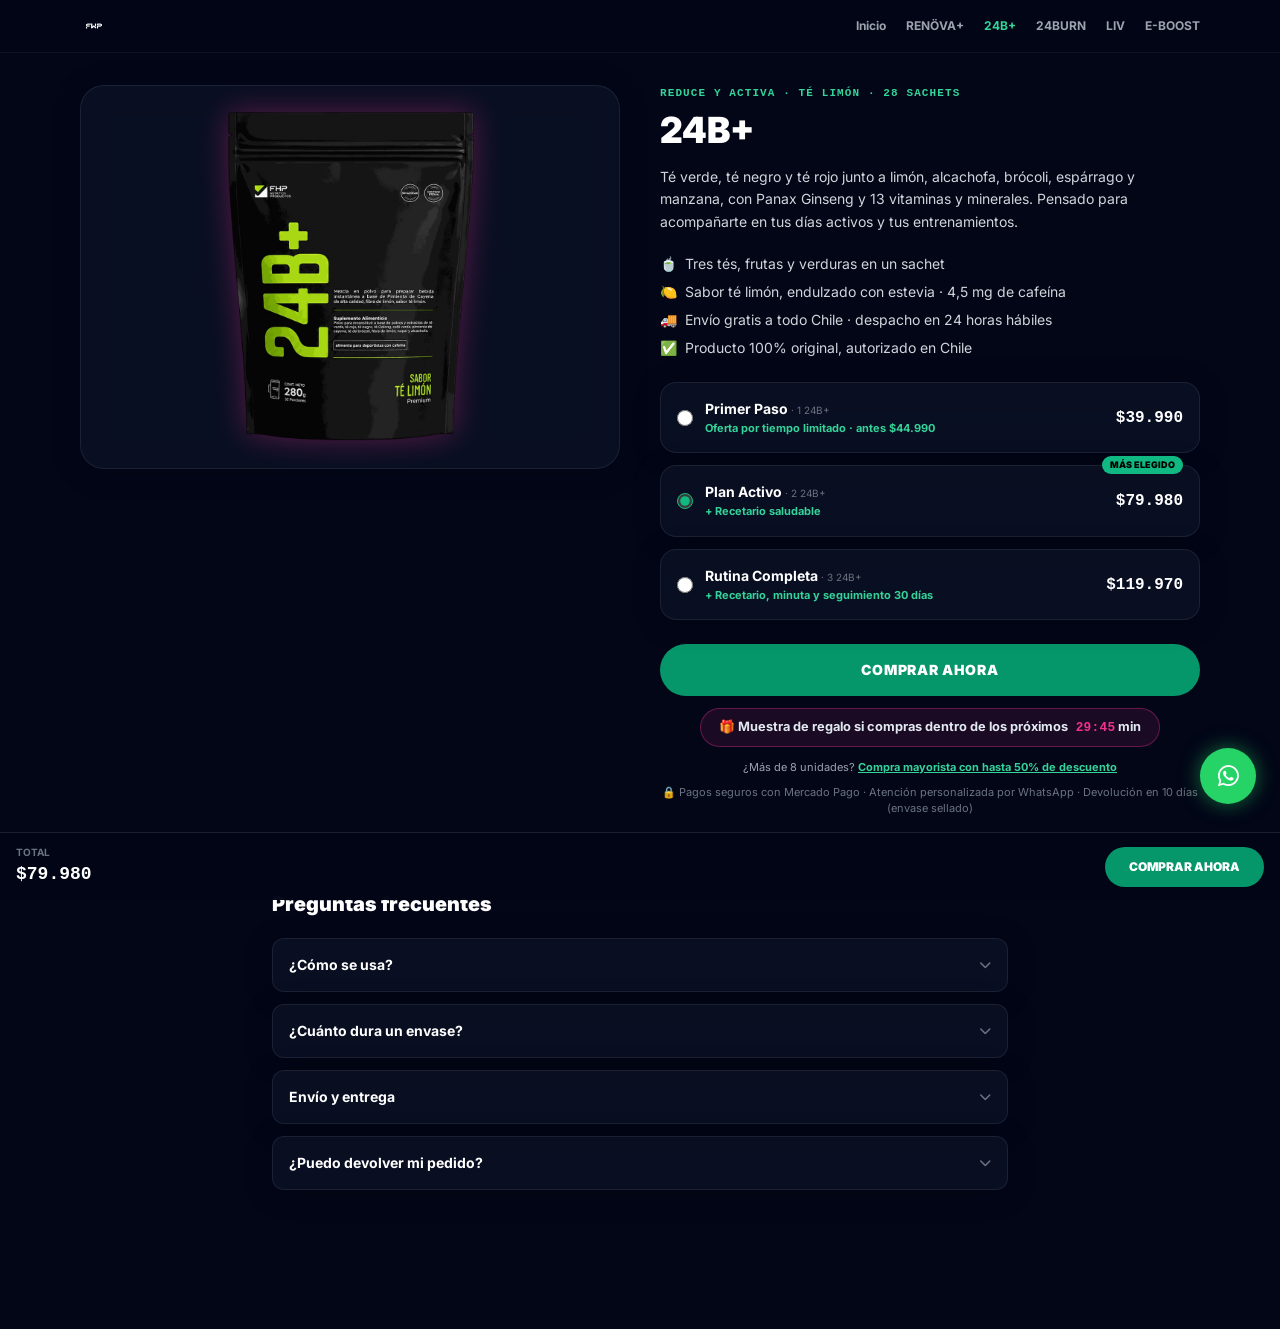
<file: 24b.html>
<!DOCTYPE html>
<html lang="es" class="scroll-smooth">
<head>
    <meta charset="UTF-8">
    <meta name="viewport" content="width=device-width, initial-scale=1.0">
    <title>24B+ | Reduce y Activa · Té limón | FWP Chile</title>
    <meta name="description" content="24B+ — tres tés, frutas, verduras, Panax Ginseng y 13 vitaminas y minerales, sabor té limón. 28 sachets. Envío gratis a todo Chile.">
    <meta property="og:type" content="website">
    <meta property="og:locale" content="es_CL">
    <meta property="og:site_name" content="FWP Chile">
    <meta property="og:title" content="24B+ | Reduce y Activa · Té limón | FWP Chile">
    <meta property="og:description" content="24B+ — tres tés, frutas, verduras, Panax Ginseng y 13 vitaminas y minerales, sabor té limón. 28 sachets. Envío gratis a todo Chile.">
    <meta property="og:url" content="https://fwpchile.lat/24b.html">
    <meta property="og:image" content="https://fwpchile.lat/assets/img/og/24b.jpg">
    <meta property="og:image:width" content="1200">
    <meta property="og:image:height" content="630">
    <meta name="twitter:card" content="summary_large_image">
    <link rel="canonical" href="https://fwpchile.lat/24b.html">
    <meta name="theme-color" content="#020617">
    <link rel="preconnect" href="https://fonts.googleapis.com">
    <link rel="preconnect" href="https://fonts.gstatic.com" crossorigin>
    <link href="https://fonts.googleapis.com/css2?family=Inter:wght@400;500;600;700;800;900&display=swap" rel="stylesheet">
    <link href="assets/css/fontawesome-fwp.css?v=20261125l" rel="stylesheet">
    <link rel="stylesheet" href="assets/css/site.css?v=20261125l">
    <script src="assets/js/config.js?v=20261125l"></script>
    <link rel="icon" type="image/png" href="MOCKUP%20Productos/LOGO_FWP%20NEGRO.png">
    <link rel="apple-touch-icon" href="MOCKUP%20Productos/LOGO_FWP%20NEGRO.png">
</head>
<body class="bg-fwp-darker text-white font-sans antialiased" style="padding-bottom:100px;">

    <!-- NAV -->
    <nav class="sticky top-0 z-40 bg-fwp-darker/90 backdrop-blur-lg border-b border-white/5">
        <div class="max-w-6xl mx-auto px-4 py-3 flex items-center justify-between gap-4 overflow-x-auto">
            <a href="/" class="flex items-center gap-2 flex-shrink-0">
                <img src="MOCKUP%20Productos/LOGO_FWP%20NEGRO.png" alt="FWP" class="h-7 invert">
            </a>
            <div class="flex items-center gap-5 text-xs font-bold text-gray-400 whitespace-nowrap">
                <a href="/" class="hover:text-white transition-colors">Inicio</a>
                <a href="renova.html" class="hover:text-white transition-colors">RENÖVA+</a>
                <a href="24b.html" class="text-emerald-400">24B+</a>
                <a href="24burn.html" class="hover:text-white transition-colors">24BURN</a>
                <a href="liv.html" class="hover:text-white transition-colors">LIV</a>
                <a href="eboost.html" class="hover:text-white transition-colors">E-BOOST</a>
            </div>
        </div>
    </nav>

    <div class="max-w-6xl mx-auto px-4 py-8 grid md:grid-cols-2 gap-10">
        <!-- GALERÍA -->
        <div>
            <div class="glass-panel rounded-3xl p-6 flex items-center justify-center h-80 sm:h-96">
                <img src="assets/img/productos/24b.webp" alt="24B+" class="max-h-full object-contain glow-b24-img">
            </div>
        </div>

        <!-- INFO + COMPRA -->
        <div>
            <span class="text-[11px] font-bold text-emerald-400 uppercase tracking-widest block font-mono mb-2">Reduce y Activa · Té limón · 28 Sachets</span>
            <h1 class="text-3xl sm:text-4xl font-black text-white mb-4 leading-tight">24B+</h1>
            <p class="text-gray-300 text-sm leading-relaxed mb-5">Té verde, té negro y té rojo junto a limón, alcachofa, brócoli, espárrago y manzana, con Panax Ginseng y 13 vitaminas y minerales. Pensado para acompañarte en tus días activos y tus entrenamientos.</p>

            <ul class="space-y-2 text-sm text-gray-300 mb-6">
                <li class="flex items-start gap-2"><span class="text-emerald-400">🍵</span> Tres tés, frutas y verduras en un sachet</li>
                <li class="flex items-start gap-2"><span class="text-emerald-400">🍋</span> Sabor té limón, endulzado con estevia · 4,5 mg de cafeína</li>
                <li class="flex items-start gap-2"><span class="text-emerald-400">🚚</span> Envío gratis a todo Chile · despacho en 24 horas hábiles</li>
                <li class="flex items-start gap-2"><span class="text-emerald-400">✅</span> Producto 100% original, autorizado en Chile</li>
            </ul>

            <!-- SELECTOR DE PACK -->
            <div class="space-y-3 mb-6">
                <label class="pack-option flex items-center justify-between gap-3 glass-panel border-2 border-white/10 rounded-2xl p-4 cursor-pointer transition-colors" data-qty="1" data-total="39990">
                    <div class="flex items-center gap-3">
                        <input type="radio" name="b24-pack" checked class="accent-emerald-500 w-4 h-4">
                        <div>
                            <span class="block text-sm font-bold text-white">Primer Paso <span class="text-[10px] font-normal text-gray-500">· 1 24B+</span></span>
                            <span class="block text-[11px] text-emerald-400 font-bold">Oferta por tiempo limitado · antes $44.990</span>
                        </div>
                    </div>
                    <span class="font-black text-white font-mono">$39.990</span>
                </label>
                <label class="pack-option flex items-center justify-between gap-3 glass-panel border-2 border-emerald-500 rounded-2xl p-4 cursor-pointer transition-colors relative" data-qty="2" data-total="79980">
                    <span class="absolute -top-2.5 right-4 bg-emerald-500 text-black text-[9px] font-black px-2 py-0.5 rounded-full">MÁS ELEGIDO</span>
                    <div class="flex items-center gap-3">
                        <input type="radio" name="b24-pack" class="accent-emerald-500 w-4 h-4">
                        <div>
                            <span class="block text-sm font-bold text-white">Plan Activo <span class="text-[10px] font-normal text-gray-500">· 2 24B+</span></span>
                            <span class="block text-[11px] text-emerald-400 font-bold">+ Recetario saludable</span>
                        </div>
                    </div>
                    <span class="font-black text-white font-mono">$79.980</span>
                </label>
                <label class="pack-option flex items-center justify-between gap-3 glass-panel border-2 border-white/10 rounded-2xl p-4 cursor-pointer transition-colors" data-qty="3" data-total="119970">
                    <div class="flex items-center gap-3">
                        <input type="radio" name="b24-pack" class="accent-emerald-500 w-4 h-4">
                        <div>
                            <span class="block text-sm font-bold text-white">Rutina Completa <span class="text-[10px] font-normal text-gray-500">· 3 24B+</span></span>
                            <span class="block text-[11px] text-emerald-400 font-bold">+ Recetario, minuta y seguimiento 30 días</span>
                        </div>
                    </div>
                    <span class="font-black text-white font-mono">$119.970</span>
                </label>
            </div>

            <button id="b24-cta" type="button" class="w-full py-4 bg-emerald-600 hover:bg-emerald-500 text-white font-black rounded-full text-center text-sm tracking-wider transition-colors mb-3">COMPRAR AHORA</button>
            <div class="text-center mb-3"><div class="cycle-badge" data-cycle><span>🎁 Muestra de regalo si compras dentro de los próximos</span> <span><span class="cycle-time" data-cycle-time>30:00</span> min</span></div></div>
            <p class="text-center text-[11px] text-gray-400 mb-2">¿Más de 8 unidades? <a href="/#calculadora-canastas" class="text-emerald-400 font-bold underline">Compra mayorista con hasta 50% de descuento</a></p>
            <p class="text-center text-[11px] text-gray-500">🔒 Pagos seguros con Mercado Pago · Atención personalizada por WhatsApp · Devolución en 10 días (envase sellado)</p>
        </div>
    </div>

    <!-- FAQ -->
    <div class="max-w-3xl mx-auto px-4 py-10 border-t border-white/5">
        <h2 class="text-xl font-black text-white mb-5">Preguntas frecuentes</h2>
        <div class="space-y-3" id="b24-faq">
            <div class="glass-panel rounded-xl overflow-hidden">
                <button type="button" class="faq-q w-full text-left p-4 flex justify-between items-center text-sm font-bold text-white">¿Cómo se usa? <i class="fas fa-chevron-down text-xs text-gray-500 transition-transform"></i></button>
                <div class="faq-a hidden px-4 pb-4 text-sm text-gray-400">Disuelve 1 sachet en agua. Se recomienda 1 vez al día, de día: antes o después de entrenar. Como trae cafeína (4,5 mg), evítalo en la noche.</div>
            </div>
            <div class="glass-panel rounded-xl overflow-hidden">
                <button type="button" class="faq-q w-full text-left p-4 flex justify-between items-center text-sm font-bold text-white">¿Cuánto dura un envase? <i class="fas fa-chevron-down text-xs text-gray-500 transition-transform"></i></button>
                <div class="faq-a hidden px-4 pb-4 text-sm text-gray-400">Cada envase trae 28 sachets — tomando 1 al día, te dura 28 días (4 semanas).</div>
            </div>
            <div class="glass-panel rounded-xl overflow-hidden">
                <button type="button" class="faq-q w-full text-left p-4 flex justify-between items-center text-sm font-bold text-white">Envío y entrega <i class="fas fa-chevron-down text-xs text-gray-500 transition-transform"></i></button>
                <div class="faq-a hidden px-4 pb-4 text-sm text-gray-400">Envío gratis a todo Chile. Tu pedido se procesa dentro de las 24 horas hábiles siguientes a la confirmación de tu pago.</div>
            </div>
            <div class="glass-panel rounded-xl overflow-hidden">
                <button type="button" class="faq-q w-full text-left p-4 flex justify-between items-center text-sm font-bold text-white">¿Puedo devolver mi pedido? <i class="fas fa-chevron-down text-xs text-gray-500 transition-transform"></i></button>
                <div class="faq-a hidden px-4 pb-4 text-sm text-gray-400">Sí. Tienes 10 días corridos desde que recibes tu pedido para devolverlo y recibir tu reembolso, siempre que el envase esté sellado y sin abrir. Escríbenos por WhatsApp y coordinamos la devolución. Esto no limita tus derechos legales como consumidor.</div>
            </div>
        </div>
    </div>

    <!-- STICKY BAR -->
    <div id="sticky-bar" class="fixed bottom-0 left-0 right-0 z-50 bg-fwp-darker/95 backdrop-blur-lg border-t border-white/10 px-4 py-3 flex items-center justify-between gap-3">
        <div>
            <span class="block text-[10px] text-gray-500 uppercase font-bold">Total</span>
            <span id="sticky-price" class="font-black text-white text-lg font-mono">$39.990</span>
        </div>
        <button id="sticky-cta" type="button" class="bg-emerald-600 hover:bg-emerald-500 text-white font-black px-6 py-3 rounded-full text-xs">COMPRAR AHORA</button>
    </div>

    <a href="#" data-whatsapp-location="24b-page" data-whatsapp-message="¡Hola!%20Tengo%20una%20consulta%20sobre%2024B%2B." target="_blank" rel="noopener noreferrer" aria-label="Escríbeme al WhatsApp" class="fixed bottom-24 right-6 z-50 bg-[#25D366] text-white w-14 h-14 rounded-full flex items-center justify-center text-2xl shadow-[0_0_20px_rgba(37,211,102,0.5)] hover:scale-110 transition-transform">
        <i class="fab fa-whatsapp"></i>
    </a>

    <script src="assets/js/analytics.js?v=20261125l" defer></script>
    <script src="assets/js/helpers.js?v=20261125l" defer></script>
    <script src="assets/js/whatsapp.js?v=20261125l" defer></script>
    <script src="assets/js/terms.js?v=20261125l" defer></script>
    <script src="assets/js/checkout.js?v=20261125l" defer></script>
    <script src="assets/js/cycle-countdown.js?v=20261125l" defer></script>
    <script>
    document.addEventListener('DOMContentLoaded', function () {
        window.FWP_ANALYTICS && window.FWP_ANALYTICS.track('ViewContent', { content_name: '24B+', content_type: 'product', content_ids: ['24b'], value: 39990, currency: 'CLP' }, { dedupeKey: 'viewcontent-24b' });
        const options = document.querySelectorAll('.pack-option');
        const stickyPrice = document.getElementById('sticky-price');
        let selected = options[0];

        function select(opt) {
            options.forEach(o => { o.classList.remove('border-emerald-500'); o.classList.add('border-white/10'); o.querySelector('input').checked = false; });
            opt.classList.remove('border-white/10'); opt.classList.add('border-emerald-500');
            opt.querySelector('input').checked = true;
            selected = opt;
            const total = opt.getAttribute('data-total');
            stickyPrice.textContent = '$' + Number(total).toLocaleString('es-CL');
        }
        options.forEach(o => o.addEventListener('click', () => select(o)));
        select(options[1]);

        function buy() {
            const qty = parseInt(selected.getAttribute('data-qty'), 10);
            window.FWP_CHECKOUT && window.FWP_CHECKOUT.checkout([{ key: '24b', qty: qty }], { label: '24B+ x' + qty });
        }
        document.getElementById('b24-cta').addEventListener('click', buy);
        document.getElementById('sticky-cta').addEventListener('click', buy);

        window.FWP_WHATSAPP && window.FWP_WHATSAPP.bindLinks();

        document.querySelectorAll('.faq-q').forEach(function (btn) {
            btn.addEventListener('click', function () {
                const a = btn.nextElementSibling;
                const icon = btn.querySelector('i');
                a.classList.toggle('hidden');
                icon.classList.toggle('rotate-180');
            });
        });
    });
    </script>
</body>
</html>
</file>
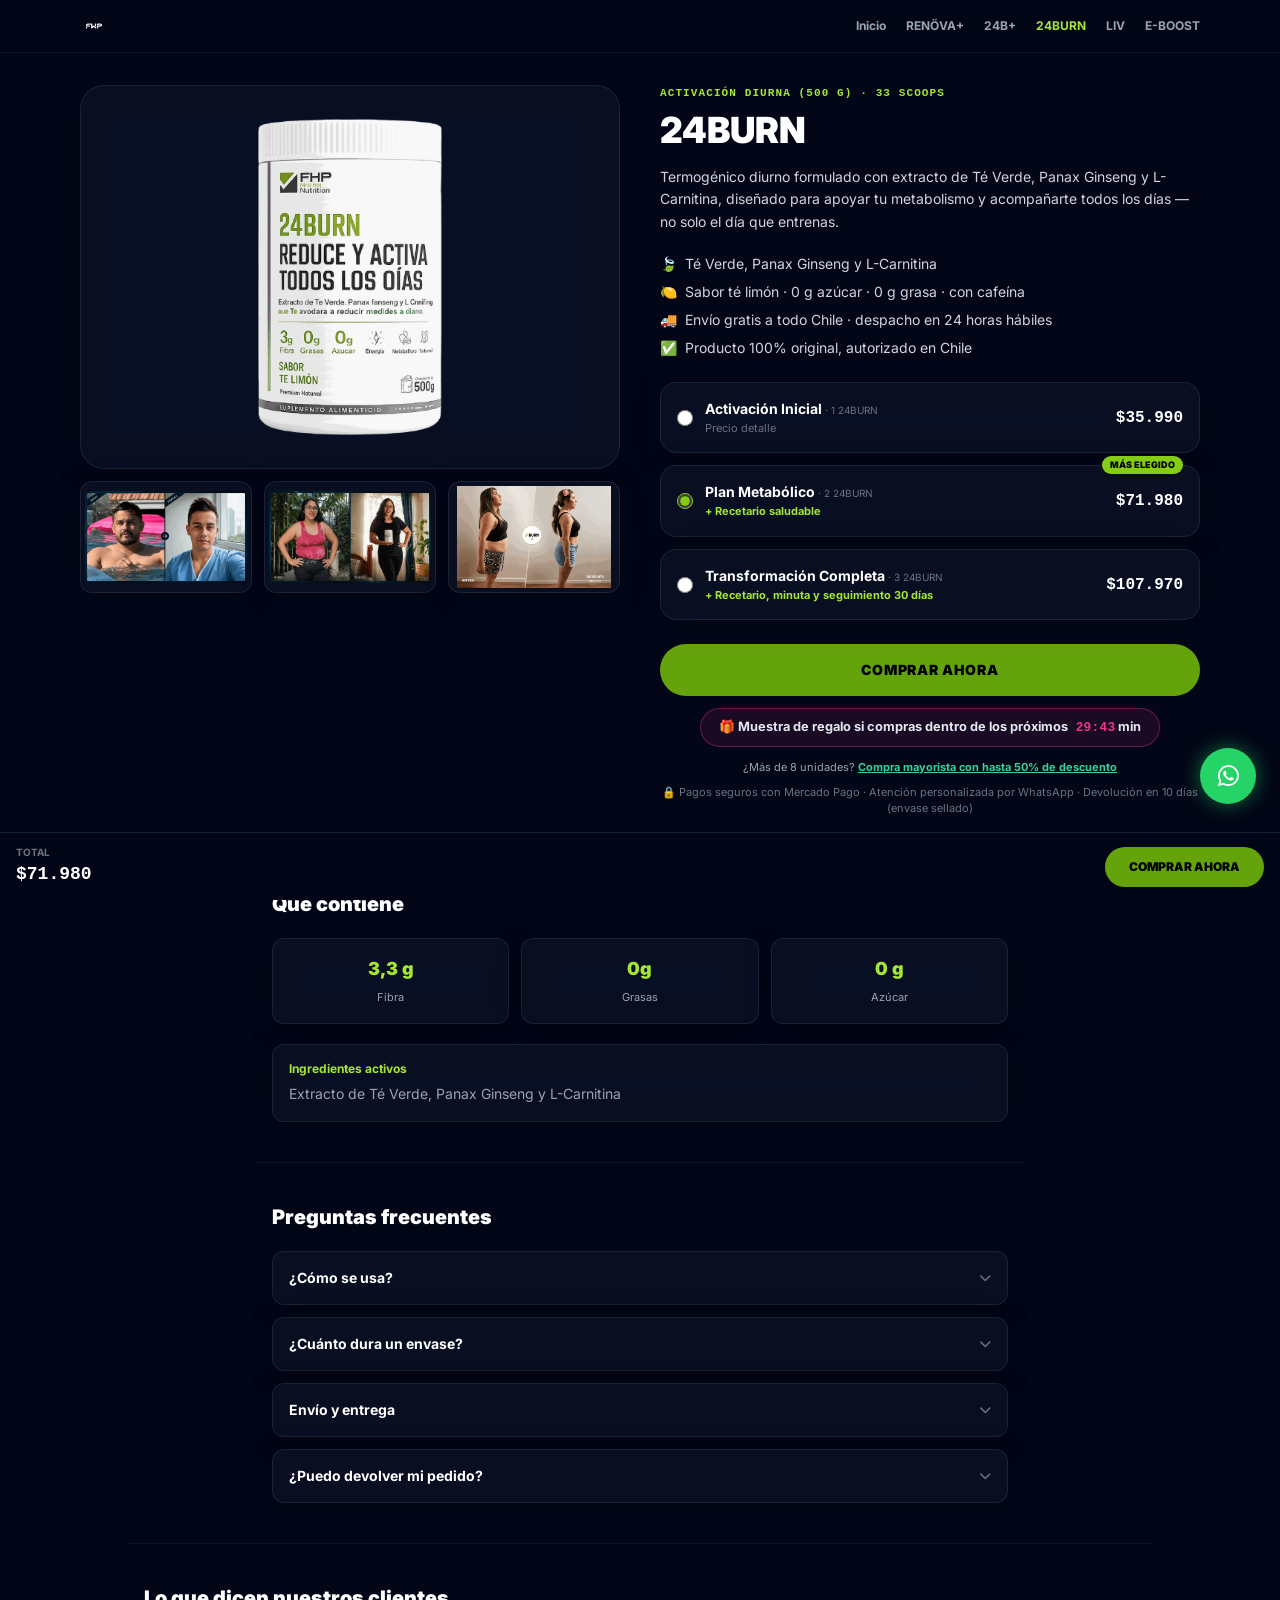
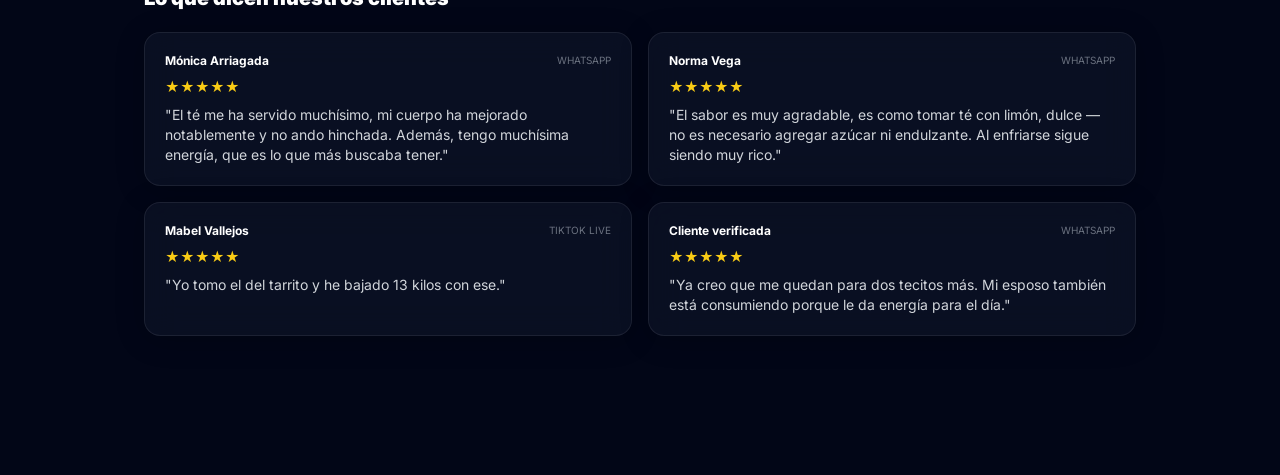
<file: 24burn.html>
<!DOCTYPE html>
<html lang="es" class="scroll-smooth">
<head>
    <meta charset="UTF-8">
    <meta name="viewport" content="width=device-width, initial-scale=1.0">
    <title>24BURN | Activación Metabólica Diaria | FWP Chile</title>
    <meta name="description" content="24BURN — té verde, Panax Ginseng y L-Carnitina para apoyar tu metabolismo todos los días. Sabor té limón, 0 g de azúcar, 0 g de grasa. Envío a todo Chile.">
    <meta property="og:type" content="website">
    <meta property="og:locale" content="es_CL">
    <meta property="og:site_name" content="FWP Chile">
    <meta property="og:title" content="24BURN | Activación Metabólica Diaria | FWP Chile">
    <meta property="og:description" content="24BURN — té verde, Panax Ginseng y L-Carnitina para apoyar tu metabolismo todos los días. Sabor té limón, 0 g de azúcar, 0 g de grasa. Envío a todo Chile.">
    <meta property="og:url" content="https://fwpchile.lat/24burn.html">
    <meta property="og:image" content="https://fwpchile.lat/assets/img/og/24burn.jpg">
    <meta property="og:image:width" content="1200">
    <meta property="og:image:height" content="630">
    <meta name="twitter:card" content="summary_large_image">
    <link rel="canonical" href="https://fwpchile.lat/24burn.html">
    <meta name="theme-color" content="#020617">
    <link rel="preconnect" href="https://fonts.googleapis.com">
    <link rel="preconnect" href="https://fonts.gstatic.com" crossorigin>
    <link href="https://fonts.googleapis.com/css2?family=Inter:wght@400;500;600;700;800;900&display=swap" rel="stylesheet">
    <link href="assets/css/fontawesome-fwp.css?v=20261125l" rel="stylesheet">
    <link rel="stylesheet" href="assets/css/site.css?v=20261125l">
    <script src="assets/js/config.js?v=20261125l"></script>
    <link rel="icon" type="image/png" href="MOCKUP%20Productos/LOGO_FWP%20NEGRO.png">
    <link rel="apple-touch-icon" href="MOCKUP%20Productos/LOGO_FWP%20NEGRO.png">
</head>
<body class="bg-fwp-darker text-white font-sans antialiased" style="padding-bottom:100px;">

    <!-- NAV -->
    <nav class="sticky top-0 z-40 bg-fwp-darker/90 backdrop-blur-lg border-b border-white/5">
        <div class="max-w-6xl mx-auto px-4 py-3 flex items-center justify-between gap-4 overflow-x-auto">
            <a href="/" class="flex items-center gap-2 flex-shrink-0">
                <img src="MOCKUP%20Productos/LOGO_FWP%20NEGRO.png" alt="FWP" class="h-7 invert">
            </a>
            <div class="flex items-center gap-5 text-xs font-bold text-gray-400 whitespace-nowrap">
                <a href="/" class="hover:text-white transition-colors">Inicio</a>
                <a href="renova.html" class="hover:text-white transition-colors">RENÖVA+</a>
                <a href="24b.html" class="hover:text-white transition-colors">24B+</a>
                <a href="24burn.html" class="text-lime-400">24BURN</a>
                <a href="liv.html" class="hover:text-white transition-colors">LIV</a>
                <a href="eboost.html" class="hover:text-white transition-colors">E-BOOST</a>
            </div>
        </div>
    </nav>

    <div class="max-w-6xl mx-auto px-4 py-8 grid md:grid-cols-2 gap-10">
        <!-- GALERÍA -->
        <div>
            <div class="glass-panel rounded-3xl p-6 flex items-center justify-center h-80 sm:h-96 mb-3">
                <img src="assets/img/productos/24burn.webp" alt="24BURN" class="max-h-full object-contain">
            </div>
            <div class="grid grid-cols-3 gap-3">
                <div class="testimonial-item glass-panel p-1 rounded-xl overflow-hidden h-28 flex items-center justify-center">
                    <img loading="lazy" src="Testimonios/Termimonio1%2024BURN%20Alvaro.png" alt="Testimonio Álvaro" class="max-h-full max-w-full object-contain">
                </div>
                <div class="testimonial-item glass-panel p-1 rounded-xl overflow-hidden h-28 flex items-center justify-center">
                    <img loading="lazy" src="Testimonios/Testimonio2%2024BURN%20Ana.png" alt="Testimonio Ana" class="max-h-full max-w-full object-contain">
                </div>
                <div class="testimonial-item glass-panel p-1 rounded-xl overflow-hidden h-28 flex items-center justify-center">
                    <img loading="lazy" src="Testimonios/Testimonio3%2024BURN%20Damy.png" alt="Testimonio Damy" class="max-h-full max-w-full object-contain">
                </div>
            </div>
        </div>

        <!-- INFO + COMPRA -->
        <div>
            <span class="text-[11px] font-bold text-lime-400 uppercase tracking-widest block font-mono mb-2">Activación Diurna (500 g) · 33 Scoops</span>
            <h1 class="text-3xl sm:text-4xl font-black text-white mb-4 leading-tight">24BURN</h1>
            <p class="text-gray-300 text-sm leading-relaxed mb-5">Termogénico diurno formulado con extracto de Té Verde, Panax Ginseng y L-Carnitina, diseñado para apoyar tu metabolismo y acompañarte todos los días — no solo el día que entrenas.</p>

            <ul class="space-y-2 text-sm text-gray-300 mb-6">
                <li class="flex items-start gap-2"><span class="text-lime-400">🍃</span> Té Verde, Panax Ginseng y L-Carnitina</li>
                <li class="flex items-start gap-2"><span class="text-lime-400">🍋</span> Sabor té limón · 0 g azúcar · 0 g grasa · con cafeína</li>
                <li class="flex items-start gap-2"><span class="text-lime-400">🚚</span> Envío gratis a todo Chile · despacho en 24 horas hábiles</li>
                <li class="flex items-start gap-2"><span class="text-lime-400">✅</span> Producto 100% original, autorizado en Chile</li>
            </ul>

            <!-- SELECTOR DE PACK -->
            <div class="space-y-3 mb-6">
                <label class="pack-option flex items-center justify-between gap-3 glass-panel border-2 border-white/10 rounded-2xl p-4 cursor-pointer transition-colors" data-qty="1" data-total="35990">
                    <div class="flex items-center gap-3">
                        <input type="radio" name="burn-pack" checked class="accent-lime-500 w-4 h-4">
                        <div>
                            <span class="block text-sm font-bold text-white">Activación Inicial <span class="text-[10px] font-normal text-gray-500">· 1 24BURN</span></span>
                            <span class="block text-[11px] text-gray-500">Precio detalle</span>
                        </div>
                    </div>
                    <span class="font-black text-white font-mono">$35.990</span>
                </label>
                <label class="pack-option flex items-center justify-between gap-3 glass-panel border-2 border-lime-500 rounded-2xl p-4 cursor-pointer transition-colors relative" data-qty="2" data-total="71980">
                    <span class="absolute -top-2.5 right-4 bg-lime-500 text-black text-[9px] font-black px-2 py-0.5 rounded-full">MÁS ELEGIDO</span>
                    <div class="flex items-center gap-3">
                        <input type="radio" name="burn-pack" class="accent-lime-500 w-4 h-4">
                        <div>
                            <span class="block text-sm font-bold text-white">Plan Metabólico <span class="text-[10px] font-normal text-gray-500">· 2 24BURN</span></span>
                            <span class="block text-[11px] text-lime-400 font-bold">+ Recetario saludable</span>
                        </div>
                    </div>
                    <span class="font-black text-white font-mono">$71.980</span>
                </label>
                <label class="pack-option flex items-center justify-between gap-3 glass-panel border-2 border-white/10 rounded-2xl p-4 cursor-pointer transition-colors" data-qty="3" data-total="107970">
                    <div class="flex items-center gap-3">
                        <input type="radio" name="burn-pack" class="accent-lime-500 w-4 h-4">
                        <div>
                            <span class="block text-sm font-bold text-white">Transformación Completa <span class="text-[10px] font-normal text-gray-500">· 3 24BURN</span></span>
                            <span class="block text-[11px] text-lime-400 font-bold">+ Recetario, minuta y seguimiento 30 días</span>
                        </div>
                    </div>
                    <span class="font-black text-white font-mono">$107.970</span>
                </label>
            </div>

            <button id="burn-cta" type="button" class="w-full py-4 bg-lime-600 hover:bg-lime-500 text-black font-black rounded-full text-center text-sm tracking-wider transition-colors mb-3">COMPRAR AHORA</button>
            <div class="text-center mb-3"><div class="cycle-badge" data-cycle><span>🎁 Muestra de regalo si compras dentro de los próximos</span> <span><span class="cycle-time" data-cycle-time>30:00</span> min</span></div></div>
            <p class="text-center text-[11px] text-gray-400 mb-2">¿Más de 8 unidades? <a href="/#calculadora-canastas" class="text-emerald-400 font-bold underline">Compra mayorista con hasta 50% de descuento</a></p>
            <p class="text-center text-[11px] text-gray-500">🔒 Pagos seguros con Mercado Pago · Atención personalizada por WhatsApp · Devolución en 10 días (envase sellado)</p>
        </div>
    </div>

    <!-- QUÉ CONTIENE -->
    <div class="max-w-3xl mx-auto px-4 py-10 border-t border-white/5">
        <h2 class="text-xl font-black text-white mb-5">Qué contiene</h2>
        <div class="grid grid-cols-3 gap-3 mb-5">
            <div class="glass-panel rounded-xl p-4 text-center"><span class="block text-lg font-black text-lime-400">3,3 g</span><span class="text-[11px] text-gray-400">Fibra</span></div>
            <div class="glass-panel rounded-xl p-4 text-center"><span class="block text-lg font-black text-lime-400">0g</span><span class="text-[11px] text-gray-400">Grasas</span></div>
            <div class="glass-panel rounded-xl p-4 text-center"><span class="block text-lg font-black text-lime-400">0 g</span><span class="text-[11px] text-gray-400">Azúcar</span></div>
        </div>
        <div class="glass-panel rounded-xl p-4"><span class="text-lime-400 text-xs font-bold block mb-1">Ingredientes activos</span><span class="text-gray-400 text-sm">Extracto de Té Verde, Panax Ginseng y L-Carnitina</span></div>
    </div>

    <!-- FAQ -->
    <div class="max-w-3xl mx-auto px-4 py-10 border-t border-white/5">
        <h2 class="text-xl font-black text-white mb-5">Preguntas frecuentes</h2>
        <div class="space-y-3" id="burn-faq">
            <div class="glass-panel rounded-xl overflow-hidden">
                <button type="button" class="faq-q w-full text-left p-4 flex justify-between items-center text-sm font-bold text-white">¿Cómo se usa? <i class="fas fa-chevron-down text-xs text-gray-500 transition-transform"></i></button>
                <div class="faq-a hidden px-4 pb-4 text-sm text-gray-400">Disuelve 1 scoop en agua. Se recomienda 1 vez al día.</div>
            </div>
            <div class="glass-panel rounded-xl overflow-hidden">
                <button type="button" class="faq-q w-full text-left p-4 flex justify-between items-center text-sm font-bold text-white">¿Cuánto dura un envase? <i class="fas fa-chevron-down text-xs text-gray-500 transition-transform"></i></button>
                <div class="faq-a hidden px-4 pb-4 text-sm text-gray-400">Cada envase trae 33 scoops — tomando 1 al día, te dura 33 días (poco más de un mes).</div>
            </div>
            <div class="glass-panel rounded-xl overflow-hidden">
                <button type="button" class="faq-q w-full text-left p-4 flex justify-between items-center text-sm font-bold text-white">Envío y entrega <i class="fas fa-chevron-down text-xs text-gray-500 transition-transform"></i></button>
                <div class="faq-a hidden px-4 pb-4 text-sm text-gray-400">Envío gratis a todo Chile. Tu pedido se procesa dentro de las 24 horas hábiles siguientes a la confirmación de tu pago.</div>
            </div>
            <div class="glass-panel rounded-xl overflow-hidden">
                <button type="button" class="faq-q w-full text-left p-4 flex justify-between items-center text-sm font-bold text-white">¿Puedo devolver mi pedido? <i class="fas fa-chevron-down text-xs text-gray-500 transition-transform"></i></button>
                <div class="faq-a hidden px-4 pb-4 text-sm text-gray-400">Sí. Tienes 10 días corridos desde que recibes tu pedido para devolverlo y recibir tu reembolso, siempre que el envase esté sellado y sin abrir. Escríbenos por WhatsApp y coordinamos la devolución. Esto no limita tus derechos legales como consumidor.</div>
            </div>
        </div>
    </div>

    <!-- TESTIMONIOS -->
    <div class="max-w-5xl mx-auto px-4 py-10 border-t border-white/5">
        <h2 class="text-xl font-black text-white mb-5">Lo que dicen nuestros clientes</h2>
        <div class="grid sm:grid-cols-2 gap-4">
            <div class="glass-panel p-5 rounded-2xl"><div class="flex items-center justify-between mb-2"><span class="text-xs font-bold text-white">Mónica Arriagada</span><span class="text-[10px] text-gray-500 uppercase">WhatsApp</span></div><div class="flex gap-0.5 mb-2 text-yellow-400 text-sm">★★★★★</div><p class="text-gray-300 text-sm">"El té me ha servido muchísimo, mi cuerpo ha mejorado notablemente y no ando hinchada. Además, tengo muchísima energía, que es lo que más buscaba tener."</p></div>
            <div class="glass-panel p-5 rounded-2xl"><div class="flex items-center justify-between mb-2"><span class="text-xs font-bold text-white">Norma Vega</span><span class="text-[10px] text-gray-500 uppercase">WhatsApp</span></div><div class="flex gap-0.5 mb-2 text-yellow-400 text-sm">★★★★★</div><p class="text-gray-300 text-sm">"El sabor es muy agradable, es como tomar té con limón, dulce — no es necesario agregar azúcar ni endulzante. Al enfriarse sigue siendo muy rico."</p></div>
            <div class="glass-panel p-5 rounded-2xl"><div class="flex items-center justify-between mb-2"><span class="text-xs font-bold text-white">Mabel Vallejos</span><span class="text-[10px] text-gray-500 uppercase">TikTok Live</span></div><div class="flex gap-0.5 mb-2 text-yellow-400 text-sm">★★★★★</div><p class="text-gray-300 text-sm">"Yo tomo el del tarrito y he bajado 13 kilos con ese."</p></div>
            <div class="glass-panel p-5 rounded-2xl"><div class="flex items-center justify-between mb-2"><span class="text-xs font-bold text-white">Cliente verificada</span><span class="text-[10px] text-gray-500 uppercase">WhatsApp</span></div><div class="flex gap-0.5 mb-2 text-yellow-400 text-sm">★★★★★</div><p class="text-gray-300 text-sm">"Ya creo que me quedan para dos tecitos más. Mi esposo también está consumiendo porque le da energía para el día."</p></div>
        </div>
    </div>

    <!-- STICKY BAR -->
    <div id="sticky-bar" class="fixed bottom-0 left-0 right-0 z-50 bg-fwp-darker/95 backdrop-blur-lg border-t border-white/10 px-4 py-3 flex items-center justify-between gap-3">
        <div>
            <span class="block text-[10px] text-gray-500 uppercase font-bold">Total</span>
            <span id="sticky-price" class="font-black text-white text-lg font-mono">$35.990</span>
        </div>
        <button id="sticky-cta" type="button" class="bg-lime-600 hover:bg-lime-500 text-black font-black px-6 py-3 rounded-full text-xs">COMPRAR AHORA</button>
    </div>

    <a href="#" data-whatsapp-location="burn-page" data-whatsapp-message="¡Hola!%20Tengo%20una%20consulta%20sobre%2024BURN." target="_blank" rel="noopener noreferrer" aria-label="Escríbeme al WhatsApp" class="fixed bottom-24 right-6 z-50 bg-[#25D366] text-white w-14 h-14 rounded-full flex items-center justify-center text-2xl shadow-[0_0_20px_rgba(37,211,102,0.5)] hover:scale-110 transition-transform">
        <i class="fab fa-whatsapp"></i>
    </a>

    <script src="assets/js/analytics.js?v=20261125l" defer></script>
    <script src="assets/js/helpers.js?v=20261125l" defer></script>
    <script src="assets/js/whatsapp.js?v=20261125l" defer></script>
    <script src="assets/js/terms.js?v=20261125l" defer></script>
    <script src="assets/js/checkout.js?v=20261125l" defer></script>
    <script src="assets/js/cycle-countdown.js?v=20261125l" defer></script>
    <script>
    document.addEventListener('DOMContentLoaded', function () {
        window.FWP_ANALYTICS && window.FWP_ANALYTICS.track('ViewContent', { content_name: '24BURN', content_type: 'product', content_ids: ['24burn'], value: 35990, currency: 'CLP' }, { dedupeKey: 'viewcontent-24burn' });
        const options = document.querySelectorAll('.pack-option');
        const stickyPrice = document.getElementById('sticky-price');
        let selected = options[0];

        function select(opt) {
            options.forEach(o => { o.classList.remove('border-lime-500'); o.classList.add('border-white/10'); o.querySelector('input').checked = false; });
            opt.classList.remove('border-white/10'); opt.classList.add('border-lime-500');
            opt.querySelector('input').checked = true;
            selected = opt;
            const total = opt.getAttribute('data-total');
            stickyPrice.textContent = '$' + Number(total).toLocaleString('es-CL');
        }
        options.forEach(o => o.addEventListener('click', () => select(o)));
        select(options[1]);

        function buy() {
            const qty = parseInt(selected.getAttribute('data-qty'), 10);
            window.FWP_CHECKOUT && window.FWP_CHECKOUT.checkout([{ key: '24burn', qty: qty }], { label: '24BURN x' + qty });
        }
        document.getElementById('burn-cta').addEventListener('click', buy);
        document.getElementById('sticky-cta').addEventListener('click', buy);

        window.FWP_WHATSAPP && window.FWP_WHATSAPP.bindLinks();

        document.querySelectorAll('.faq-q').forEach(function (btn) {
            btn.addEventListener('click', function () {
                const a = btn.nextElementSibling;
                const icon = btn.querySelector('i');
                a.classList.toggle('hidden');
                icon.classList.toggle('rotate-180');
            });
        });
    });
    </script>
</body>
</html>
</file>
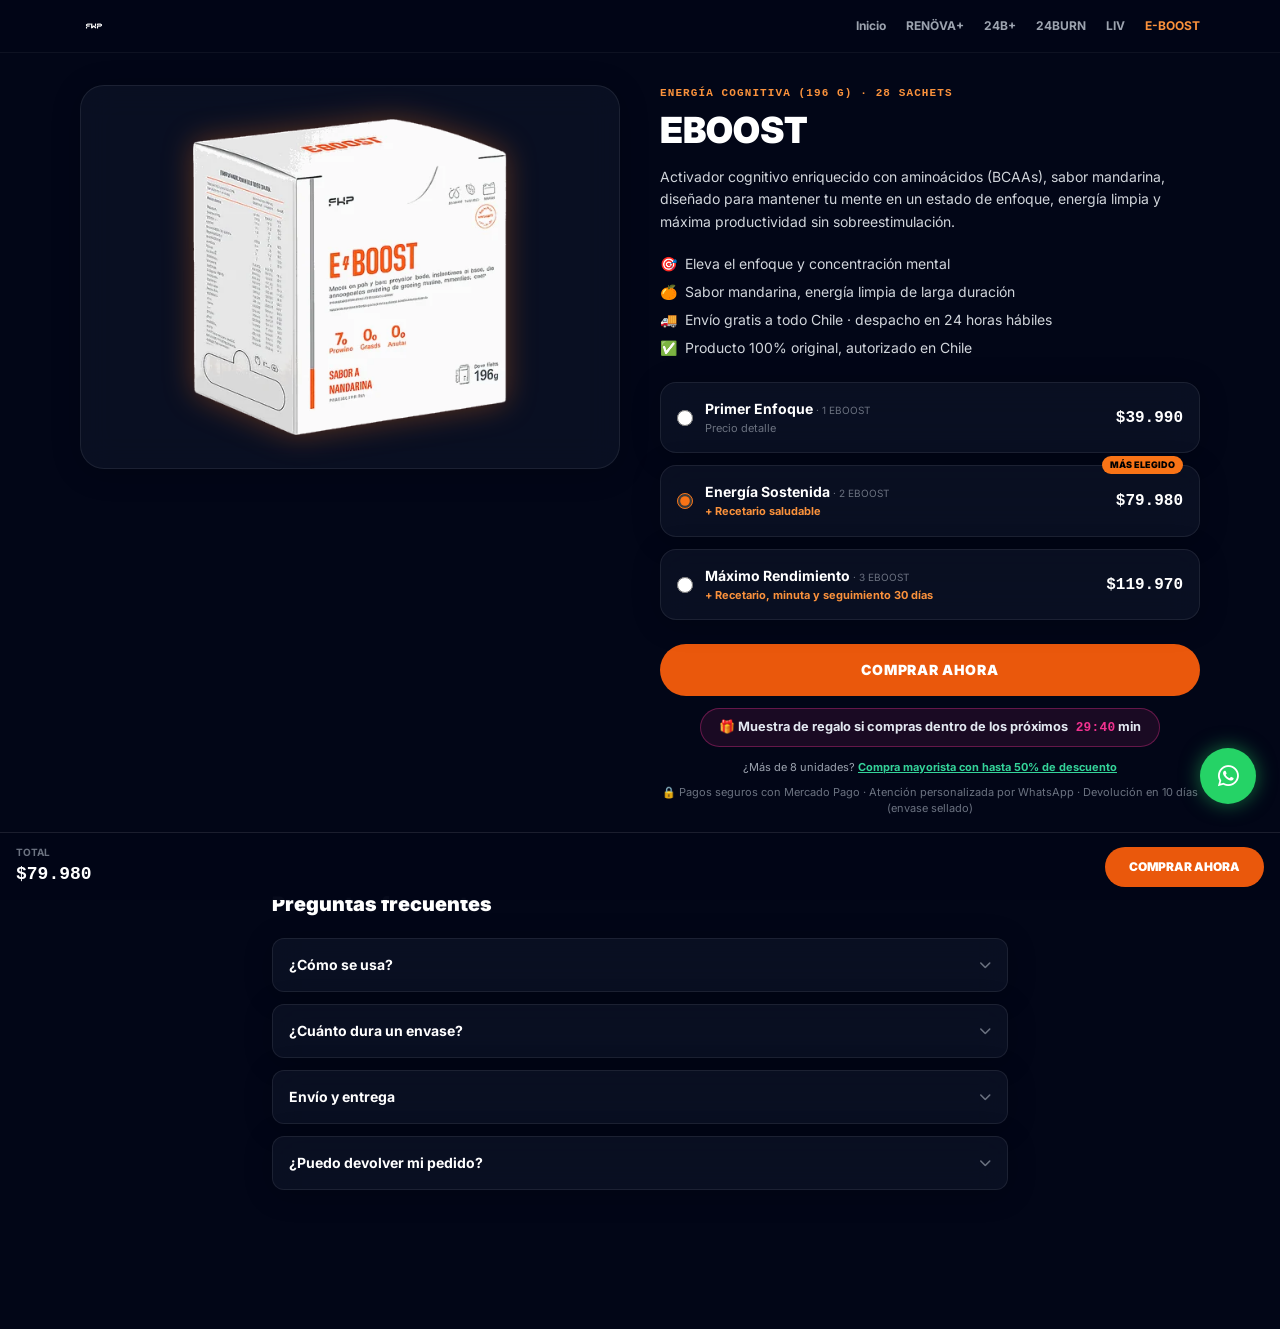
<file: eboost.html>
<!DOCTYPE html>
<html lang="es" class="scroll-smooth">
<head>
    <meta charset="UTF-8">
    <meta name="viewport" content="width=device-width, initial-scale=1.0">
    <title>EBOOST | Energía Cognitiva | FWP Chile</title>
    <meta name="description" content="EBOOST — activador cognitivo sabor mandarina para enfoque y energía limpia durante el día. 28 sachets. Envío a todo Chile.">
    <meta property="og:type" content="website">
    <meta property="og:locale" content="es_CL">
    <meta property="og:site_name" content="FWP Chile">
    <meta property="og:title" content="EBOOST | Energía Cognitiva | FWP Chile">
    <meta property="og:description" content="EBOOST — activador cognitivo sabor mandarina para enfoque y energía limpia durante el día. 28 sachets. Envío a todo Chile.">
    <meta property="og:url" content="https://fwpchile.lat/eboost.html">
    <meta property="og:image" content="https://fwpchile.lat/assets/img/og/eboost.jpg">
    <meta property="og:image:width" content="1200">
    <meta property="og:image:height" content="630">
    <meta name="twitter:card" content="summary_large_image">
    <link rel="canonical" href="https://fwpchile.lat/eboost.html">
    <meta name="theme-color" content="#020617">
    <link rel="preconnect" href="https://fonts.googleapis.com">
    <link rel="preconnect" href="https://fonts.gstatic.com" crossorigin>
    <link href="https://fonts.googleapis.com/css2?family=Inter:wght@400;500;600;700;800;900&display=swap" rel="stylesheet">
    <link href="assets/css/fontawesome-fwp.css?v=20261125l" rel="stylesheet">
    <link rel="stylesheet" href="assets/css/site.css?v=20261125l">
    <script src="assets/js/config.js?v=20261125l"></script>
    <link rel="icon" type="image/png" href="MOCKUP%20Productos/LOGO_FWP%20NEGRO.png">
    <link rel="apple-touch-icon" href="MOCKUP%20Productos/LOGO_FWP%20NEGRO.png">
</head>
<body class="bg-fwp-darker text-white font-sans antialiased" style="padding-bottom:100px;">

    <!-- NAV -->
    <nav class="sticky top-0 z-40 bg-fwp-darker/90 backdrop-blur-lg border-b border-white/5">
        <div class="max-w-6xl mx-auto px-4 py-3 flex items-center justify-between gap-4 overflow-x-auto">
            <a href="/" class="flex items-center gap-2 flex-shrink-0">
                <img src="MOCKUP%20Productos/LOGO_FWP%20NEGRO.png" alt="FWP" class="h-7 invert">
            </a>
            <div class="flex items-center gap-5 text-xs font-bold text-gray-400 whitespace-nowrap">
                <a href="/" class="hover:text-white transition-colors">Inicio</a>
                <a href="renova.html" class="hover:text-white transition-colors">RENÖVA+</a>
                <a href="24b.html" class="hover:text-white transition-colors">24B+</a>
                <a href="24burn.html" class="hover:text-white transition-colors">24BURN</a>
                <a href="liv.html" class="hover:text-white transition-colors">LIV</a>
                <a href="eboost.html" class="text-orange-400">E-BOOST</a>
            </div>
        </div>
    </nav>

    <div class="max-w-6xl mx-auto px-4 py-8 grid md:grid-cols-2 gap-10">
        <!-- GALERÍA -->
        <div>
            <div class="glass-panel rounded-3xl p-6 flex items-center justify-center h-80 sm:h-96">
                <img src="assets/img/productos/eboost.webp" alt="EBOOST" class="max-h-full object-contain glow-eboost-img">
            </div>
        </div>

        <!-- INFO + COMPRA -->
        <div>
            <span class="text-[11px] font-bold text-orange-400 uppercase tracking-widest block font-mono mb-2">Energía Cognitiva (196 g) · 28 Sachets</span>
            <h1 class="text-3xl sm:text-4xl font-black text-white mb-4 leading-tight">EBOOST</h1>
            <p class="text-gray-300 text-sm leading-relaxed mb-5">Activador cognitivo enriquecido con aminoácidos (BCAAs), sabor mandarina, diseñado para mantener tu mente en un estado de enfoque, energía limpia y máxima productividad sin sobreestimulación.</p>

            <ul class="space-y-2 text-sm text-gray-300 mb-6">
                <li class="flex items-start gap-2"><span class="text-orange-400">🎯</span> Eleva el enfoque y concentración mental</li>
                <li class="flex items-start gap-2"><span class="text-orange-400">🍊</span> Sabor mandarina, energía limpia de larga duración</li>
                <li class="flex items-start gap-2"><span class="text-orange-400">🚚</span> Envío gratis a todo Chile · despacho en 24 horas hábiles</li>
                <li class="flex items-start gap-2"><span class="text-orange-400">✅</span> Producto 100% original, autorizado en Chile</li>
            </ul>

            <!-- SELECTOR DE PACK -->
            <div class="space-y-3 mb-6">
                <label class="pack-option flex items-center justify-between gap-3 glass-panel border-2 border-white/10 rounded-2xl p-4 cursor-pointer transition-colors" data-qty="1" data-total="39990">
                    <div class="flex items-center gap-3">
                        <input type="radio" name="eboost-pack" checked class="accent-orange-500 w-4 h-4">
                        <div>
                            <span class="block text-sm font-bold text-white">Primer Enfoque <span class="text-[10px] font-normal text-gray-500">· 1 EBOOST</span></span>
                            <span class="block text-[11px] text-gray-500">Precio detalle</span>
                        </div>
                    </div>
                    <span class="font-black text-white font-mono">$39.990</span>
                </label>
                <label class="pack-option flex items-center justify-between gap-3 glass-panel border-2 border-orange-500 rounded-2xl p-4 cursor-pointer transition-colors relative" data-qty="2" data-total="79980">
                    <span class="absolute -top-2.5 right-4 bg-orange-500 text-black text-[9px] font-black px-2 py-0.5 rounded-full">MÁS ELEGIDO</span>
                    <div class="flex items-center gap-3">
                        <input type="radio" name="eboost-pack" class="accent-orange-500 w-4 h-4">
                        <div>
                            <span class="block text-sm font-bold text-white">Energía Sostenida <span class="text-[10px] font-normal text-gray-500">· 2 EBOOST</span></span>
                            <span class="block text-[11px] text-orange-400 font-bold">+ Recetario saludable</span>
                        </div>
                    </div>
                    <span class="font-black text-white font-mono">$79.980</span>
                </label>
                <label class="pack-option flex items-center justify-between gap-3 glass-panel border-2 border-white/10 rounded-2xl p-4 cursor-pointer transition-colors" data-qty="3" data-total="119970">
                    <div class="flex items-center gap-3">
                        <input type="radio" name="eboost-pack" class="accent-orange-500 w-4 h-4">
                        <div>
                            <span class="block text-sm font-bold text-white">Máximo Rendimiento <span class="text-[10px] font-normal text-gray-500">· 3 EBOOST</span></span>
                            <span class="block text-[11px] text-orange-400 font-bold">+ Recetario, minuta y seguimiento 30 días</span>
                        </div>
                    </div>
                    <span class="font-black text-white font-mono">$119.970</span>
                </label>
            </div>

            <button id="eboost-cta" type="button" class="w-full py-4 bg-orange-600 hover:bg-orange-500 text-white font-black rounded-full text-center text-sm tracking-wider transition-colors mb-3">COMPRAR AHORA</button>
            <div class="text-center mb-3"><div class="cycle-badge" data-cycle><span>🎁 Muestra de regalo si compras dentro de los próximos</span> <span><span class="cycle-time" data-cycle-time>30:00</span> min</span></div></div>
            <p class="text-center text-[11px] text-gray-400 mb-2">¿Más de 8 unidades? <a href="/#calculadora-canastas" class="text-emerald-400 font-bold underline">Compra mayorista con hasta 50% de descuento</a></p>
            <p class="text-center text-[11px] text-gray-500">🔒 Pagos seguros con Mercado Pago · Atención personalizada por WhatsApp · Devolución en 10 días (envase sellado)</p>
        </div>
    </div>

    <!-- FAQ -->
    <div class="max-w-3xl mx-auto px-4 py-10 border-t border-white/5">
        <h2 class="text-xl font-black text-white mb-5">Preguntas frecuentes</h2>
        <div class="space-y-3" id="eboost-faq">
            <div class="glass-panel rounded-xl overflow-hidden">
                <button type="button" class="faq-q w-full text-left p-4 flex justify-between items-center text-sm font-bold text-white">¿Cómo se usa? <i class="fas fa-chevron-down text-xs text-gray-500 transition-transform"></i></button>
                <div class="faq-a hidden px-4 pb-4 text-sm text-gray-400">Disuelve 1 sachet en agua o bebida de preferencia. Se recomienda 1 vez al día.</div>
            </div>
            <div class="glass-panel rounded-xl overflow-hidden">
                <button type="button" class="faq-q w-full text-left p-4 flex justify-between items-center text-sm font-bold text-white">¿Cuánto dura un envase? <i class="fas fa-chevron-down text-xs text-gray-500 transition-transform"></i></button>
                <div class="faq-a hidden px-4 pb-4 text-sm text-gray-400">Cada envase trae 28 sachets — tomando 1 al día, te dura 28 días (4 semanas).</div>
            </div>
            <div class="glass-panel rounded-xl overflow-hidden">
                <button type="button" class="faq-q w-full text-left p-4 flex justify-between items-center text-sm font-bold text-white">Envío y entrega <i class="fas fa-chevron-down text-xs text-gray-500 transition-transform"></i></button>
                <div class="faq-a hidden px-4 pb-4 text-sm text-gray-400">Envío gratis a todo Chile. Tu pedido se procesa dentro de las 24 horas hábiles siguientes a la confirmación de tu pago.</div>
            </div>
            <div class="glass-panel rounded-xl overflow-hidden">
                <button type="button" class="faq-q w-full text-left p-4 flex justify-between items-center text-sm font-bold text-white">¿Puedo devolver mi pedido? <i class="fas fa-chevron-down text-xs text-gray-500 transition-transform"></i></button>
                <div class="faq-a hidden px-4 pb-4 text-sm text-gray-400">Sí. Tienes 10 días corridos desde que recibes tu pedido para devolverlo y recibir tu reembolso, siempre que el envase esté sellado y sin abrir. Escríbenos por WhatsApp y coordinamos la devolución. Esto no limita tus derechos legales como consumidor.</div>
            </div>
        </div>
    </div>

    <!-- STICKY BAR -->
    <div id="sticky-bar" class="fixed bottom-0 left-0 right-0 z-50 bg-fwp-darker/95 backdrop-blur-lg border-t border-white/10 px-4 py-3 flex items-center justify-between gap-3">
        <div>
            <span class="block text-[10px] text-gray-500 uppercase font-bold">Total</span>
            <span id="sticky-price" class="font-black text-white text-lg font-mono">$39.990</span>
        </div>
        <button id="sticky-cta" type="button" class="bg-orange-600 hover:bg-orange-500 text-white font-black px-6 py-3 rounded-full text-xs">COMPRAR AHORA</button>
    </div>

    <a href="#" data-whatsapp-location="eboost-page" data-whatsapp-message="¡Hola!%20Tengo%20una%20consulta%20sobre%20EBOOST." target="_blank" rel="noopener noreferrer" aria-label="Escríbeme al WhatsApp" class="fixed bottom-24 right-6 z-50 bg-[#25D366] text-white w-14 h-14 rounded-full flex items-center justify-center text-2xl shadow-[0_0_20px_rgba(37,211,102,0.5)] hover:scale-110 transition-transform">
        <i class="fab fa-whatsapp"></i>
    </a>

    <script src="assets/js/analytics.js?v=20261125l" defer></script>
    <script src="assets/js/helpers.js?v=20261125l" defer></script>
    <script src="assets/js/whatsapp.js?v=20261125l" defer></script>
    <script src="assets/js/terms.js?v=20261125l" defer></script>
    <script src="assets/js/checkout.js?v=20261125l" defer></script>
    <script src="assets/js/cycle-countdown.js?v=20261125l" defer></script>
    <script>
    document.addEventListener('DOMContentLoaded', function () {
        window.FWP_ANALYTICS && window.FWP_ANALYTICS.track('ViewContent', { content_name: 'EBOOST', content_type: 'product', content_ids: ['eboost'], value: 39990, currency: 'CLP' }, { dedupeKey: 'viewcontent-eboost' });
        const options = document.querySelectorAll('.pack-option');
        const stickyPrice = document.getElementById('sticky-price');
        let selected = options[0];

        function select(opt) {
            options.forEach(o => { o.classList.remove('border-orange-500'); o.classList.add('border-white/10'); o.querySelector('input').checked = false; });
            opt.classList.remove('border-white/10'); opt.classList.add('border-orange-500');
            opt.querySelector('input').checked = true;
            selected = opt;
            const total = opt.getAttribute('data-total');
            stickyPrice.textContent = '$' + Number(total).toLocaleString('es-CL');
        }
        options.forEach(o => o.addEventListener('click', () => select(o)));
        select(options[1]);

        function buy() {
            const qty = parseInt(selected.getAttribute('data-qty'), 10);
            window.FWP_CHECKOUT && window.FWP_CHECKOUT.checkout([{ key: 'eboost', qty: qty }], { label: 'E-BOOST x' + qty });
        }
        document.getElementById('eboost-cta').addEventListener('click', buy);
        document.getElementById('sticky-cta').addEventListener('click', buy);

        window.FWP_WHATSAPP && window.FWP_WHATSAPP.bindLinks();

        document.querySelectorAll('.faq-q').forEach(function (btn) {
            btn.addEventListener('click', function () {
                const a = btn.nextElementSibling;
                const icon = btn.querySelector('i');
                a.classList.toggle('hidden');
                icon.classList.toggle('rotate-180');
            });
        });
    });
    </script>
</body>
</html>
</file>
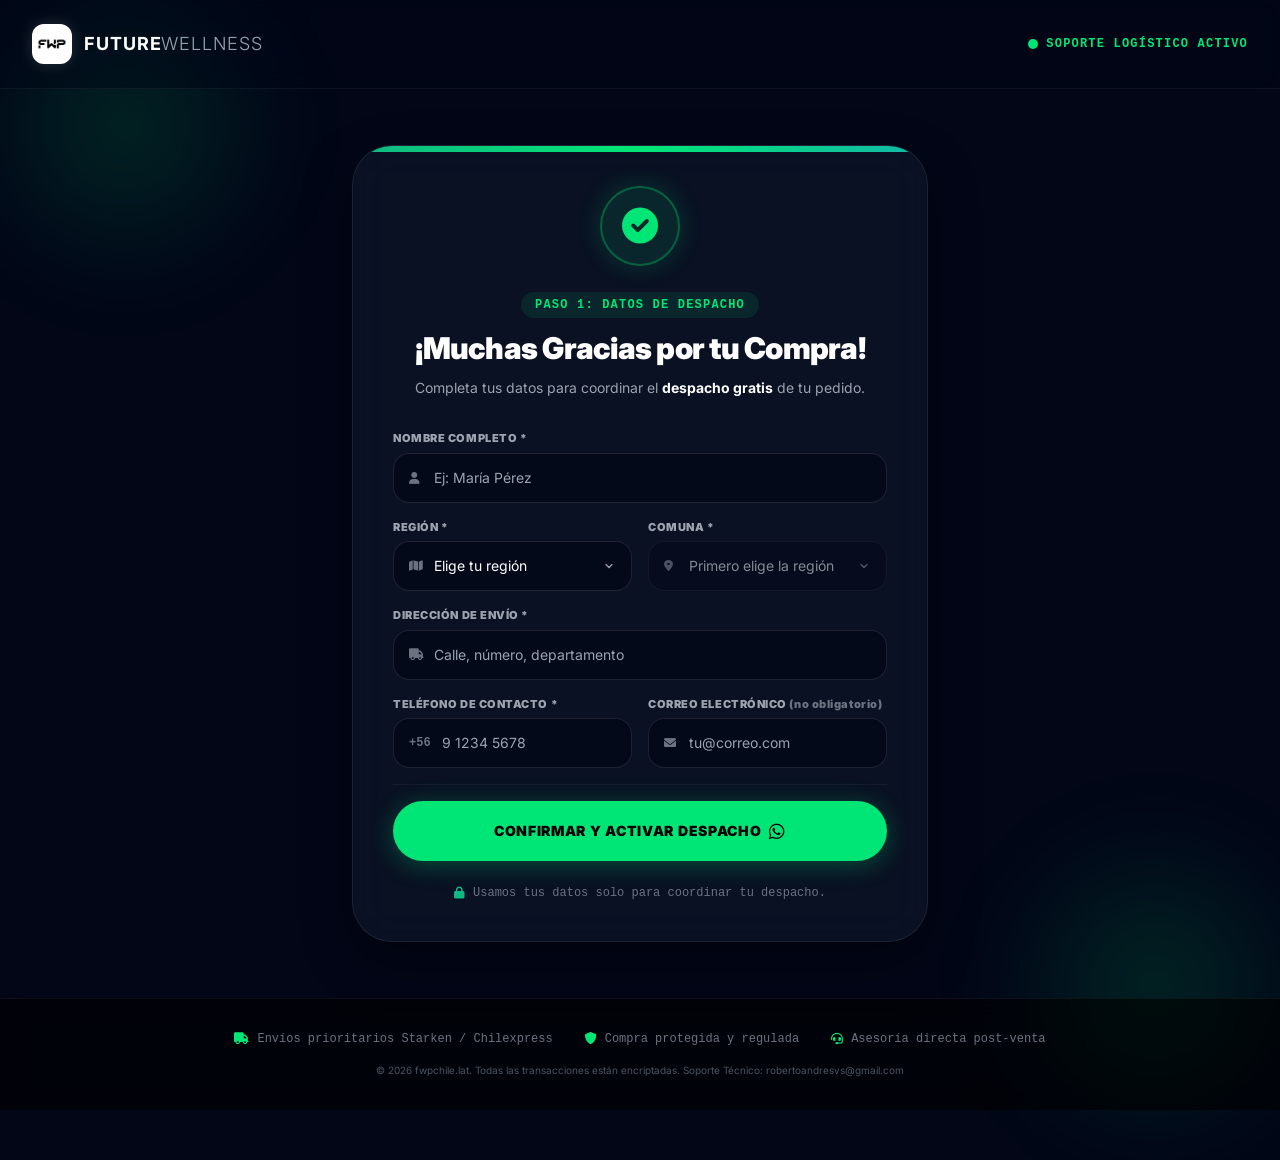
<file: Gracias.html>
<!DOCTYPE html>
<html lang="es" class="scroll-smooth" data-page="gracias">
<head>
    <meta charset="UTF-8">
    <meta name="viewport" content="width=device-width, initial-scale=1.0">
    <title>¡Gracias por tu Compra! | FWP Chile</title>
    <meta name="description" content="Confirma los datos de tu despacho prioritario para procesar tu pedido FWP de inmediato.">
    <meta property="og:type" content="website">
    <meta property="og:locale" content="es_CL">
    <meta property="og:site_name" content="FWP Chile">
    <meta property="og:title" content="¡Gracias por tu Compra! | FWP Chile">
    <meta property="og:description" content="Confirma los datos de tu despacho prioritario para procesar tu pedido FWP de inmediato.">
    <meta property="og:url" content="https://fwpchile.lat/Gracias.html">
    <meta property="og:image" content="https://fwpchile.lat/assets/img/og/fwp-chile.jpg">
    <meta property="og:image:width" content="1200">
    <meta property="og:image:height" content="630">
    <meta name="twitter:card" content="summary_large_image">
    <meta name="robots" content="noindex, nofollow">
    <meta name="theme-color" content="#020617">
    <link rel="canonical" href="https://fwpchile.lat/Gracias.html">
    <link rel="manifest" href="manifest.json">
    <link rel="preconnect" href="https://fonts.googleapis.com">
    <link rel="preconnect" href="https://fonts.gstatic.com" crossorigin>
    
    <!-- Meta Pixel Code -->
    
    <noscript>
        <img height="1" width="1" style="display:none" src="https://www.facebook.com/tr?id=3974003632907236&ev=PageView&noscript=1" />
    </noscript>
    <!-- End Meta Pixel Code -->

    <!-- Favicon -->
    <link rel="icon" type="image/png" href="MOCKUP%20Productos/LOGO_FWP%20NEGRO.png">
    
    <!-- Tailwind CSS & FontAwesome -->
    <script src="assets/js/config.js?v=20261126b"></script>
    <script src="assets/js/analytics.js?v=20261126b" defer></script>
    <script src="assets/js/helpers.js?v=20261126b" defer></script>
    <script src="assets/js/whatsapp.js?v=20261126b" defer></script>
    <link href="assets/css/fontawesome-fwp.css?v=20261126b" rel="stylesheet">
    <link href="https://fonts.googleapis.com/css2?family=Inter:wght@300;400;600;700;800;900&display=swap" rel="stylesheet">
    
    

    <link rel="stylesheet" href="assets/css/gracias.css?v=20261126b">
    <style>html,body{overflow-x:clip;max-width:100%}.fwp-select{appearance:none;-webkit-appearance:none;background-image:url("data:image/svg+xml,%3Csvg xmlns='http://www.w3.org/2000/svg' width='12' height='12' viewBox='0 0 24 24' fill='none' stroke='%239ca3af' stroke-width='2.5' stroke-linecap='round'%3E%3Cpath d='m6 9 6 6 6-6'/%3E%3C/svg%3E");background-repeat:no-repeat;background-position:right 16px center;cursor:pointer}.fwp-select:disabled{opacity:.5;cursor:not-allowed}.fwp-select option{background:#0b1220;color:#fff}.eb-kicker{display:block;font-size:11px;font-weight:900;letter-spacing:.14em;text-transform:uppercase;color:#ff6fb0;margin-bottom:10px}
.eb-card{display:flex;gap:14px;align-items:center;padding:12px;border-radius:18px;background:rgba(255,255,255,.04);border:1px solid rgba(255,255,255,.08);margin-bottom:10px}
.eb-card img{width:72px;height:auto;border-radius:8px;box-shadow:0 10px 20px rgba(0,0,0,.45);flex-shrink:0}
.eb-info strong{display:block;color:#fff;font-size:15px;font-weight:800}
.eb-info span{display:block;color:#9ca3af;font-size:12px;margin-top:2px}
.eb-info em{display:block;color:#fcd34d;font-size:12px;font-style:normal;margin-top:8px}
.eb-btns{display:flex;flex-wrap:wrap;gap:8px;margin-top:10px}
.eb-dl{padding:8px 14px;border-radius:999px;background:#e0177a;color:#fff;font-size:12px;font-weight:800}
.eb-a4{padding:8px 4px;color:#cbd5e1;font-size:12px;font-weight:700;text-decoration:underline}
</style>
</head>
<body class="antialiased selection:bg-fwp-green selection:text-black min-h-screen flex flex-col justify-between relative">

    <!-- Ambient background glows -->
    <div class="glow-sphere top-[-50px] left-[-50px]"></div>
    <div class="glow-sphere bottom-[-50px] right-[-50px] bg-emerald-950/15"></div>

    <!-- Header / Brand Identity bar -->
    <header class="w-full py-6 px-4 sm:px-8 border-b border-white/5 relative z-10 bg-slate-950/40 backdrop-blur-md">
        <div class="max-w-7xl mx-auto flex justify-between items-center">
            <div class="flex items-center gap-3">
                <div class="w-10 h-10 bg-white rounded-xl flex items-center justify-center p-1 shadow-[0_0_15px_rgba(255,255,255,0.15)] overflow-hidden">
                    <img loading="lazy" decoding="async" src="MOCKUP%20Productos/LOGO_FWP%20NEGRO.png" alt="Logo FWP" class="w-full h-full object-contain scale-150 transform" data-fallback-src="https://placehold.co/100x100/ffffff/000000?text=FWP">
                </div>
                <span class="font-bold text-lg tracking-wider text-white">FUTURE<span class="text-gray-400 font-light">WELLNESS</span></span>
            </div>
            <div class="flex items-center gap-2">
                <span class="inline-block w-2.5 h-2.5 rounded-full bg-fwp-green animate-pulse"></span>
                <span class="text-[10px] sm:text-xs font-bold text-fwp-green uppercase tracking-widest font-mono">Soporte Logístico Activo</span>
            </div>
        </div>
    </header>

    <!-- Main Dynamic Content Station -->
    <main class="flex-grow flex items-center justify-center p-4 sm:p-6 relative z-10 my-8">
        <div class="w-full max-w-xl glass-panel rounded-[2.5rem] p-6 sm:p-10 border border-white/10 relative overflow-hidden transition-all duration-500">
            <!-- Decorative border line matching the theme -->
            <div class="absolute top-0 left-0 w-full h-1.5 bg-gradient-to-r from-emerald-500 via-fwp-green to-teal-500"></div>

            <!-- STEP CONTAINER 1: Form and Urgent Delivery Details -->
            <div id="step-form-delivery" class="transition-all duration-500 block">
                <!-- Icon Header Success State -->
                <div class="flex justify-center mb-6">
                    <div class="w-20 h-20 bg-fwp-green/10 border-2 border-fwp-green/30 rounded-full flex items-center justify-center text-4xl text-fwp-green success-checkmark animate-bounce-slow shadow-[0_0_25px_rgba(0,230,118,0.2)]">
                        <i class="fas fa-circle-check"></i>
                    </div>
                </div>

                <div class="text-center mb-8">
                    <span id="pay-status-badge" class="text-[10px] sm:text-xs font-black text-fwp-green bg-fwp-green/10 px-3.5 py-1.5 rounded-full uppercase tracking-widest font-mono">
                        Paso 1: Pago Verificado con Éxito
                    </span>
                    <h1 class="text-3xl font-black text-white mt-4 tracking-tight">¡Muchas Gracias por tu Compra!</h1>
                    <p id="pay-status-text" class="text-gray-400 text-xs sm:text-sm mt-3 leading-relaxed">
                        Tu pago fue acreditado con éxito. Ahora, para activar tu <strong class="text-white">Despacho gratis (procesado en 24 horas hábiles)</strong> y coordinar tus regalos, completa tus datos a continuación:
                    </p>
                </div>

                <div id="order-summary" class="hidden mb-6 p-4 rounded-xl border border-white/10 text-left text-xs text-gray-300" style="background:rgba(255,255,255,.04)"></div>
                <div id="ebooks-box" class="hidden mb-6 text-left"></div>

                <div id="gift-notice" class="hidden mb-6 p-4 rounded-xl text-left text-xs" style="background:rgba(245,158,11,.1);border:1px solid rgba(245,158,11,.35);color:#fcd34d">🎁 Compraste dentro de los 30 minutos: tu pedido incluye una <strong>muestra de regalo</strong>.</div>

                <!-- Custom Alert Container for Validation (without using alerts) -->
                <div id="validation-error-alert" class="hidden mb-6 p-4 rounded-xl bg-red-500/10 border border-red-500/30 text-red-400 text-xs text-left flex items-start gap-3">
                    <i class="fas fa-triangle-exclamation text-base mt-0.5 shrink-0"></i>
                    <div>
                        <strong class="font-bold block mb-0.5">Por favor, revisa el formulario:</strong>
                        <span>Todos los campos con (*) son obligatorios para procesar tu despacho.</span>
                    </div>
                </div>

                <!-- Shipping Form Details -->
                <form id="fwp-shipping-form" data-submit-action="handleShippingSubmit(event)" class="space-y-4 text-left">
                    <div>
                        <label for="fullName" class="block text-[11px] font-black text-gray-400 uppercase tracking-wider mb-1.5">Nombre Completo *</label>
                        <div class="relative">
                            <span class="absolute inset-y-0 left-0 flex items-center pl-4 text-gray-500"><i class="fas fa-user text-xs"></i></span>
                            <input type="text" id="fullName" class="w-full pl-10 pr-4 py-3.5 rounded-2xl fwp-input text-white text-sm" placeholder="Ej: María Pérez" required>
                        </div>
                    </div>

                    <div class="grid grid-cols-1 sm:grid-cols-2 gap-4">
                        <div>
                            <label for="region" class="block text-[11px] font-black text-gray-400 uppercase tracking-wider mb-1.5">Región *</label>
                            <div class="relative">
                                <span class="absolute inset-y-0 left-0 flex items-center pl-4 text-gray-500 pointer-events-none"><i class="fas fa-map text-xs"></i></span>
                                <select id="region" class="fwp-select w-full pl-10 pr-10 py-3.5 rounded-2xl fwp-input text-white text-sm" required>
                                    <option value="">Elige tu región</option>
                                </select>
                            </div>
                        </div>
                        <div>
                            <label for="comuna" class="block text-[11px] font-black text-gray-400 uppercase tracking-wider mb-1.5">Comuna *</label>
                            <div class="relative">
                                <span class="absolute inset-y-0 left-0 flex items-center pl-4 text-gray-500 pointer-events-none"><i class="fas fa-location-dot text-xs"></i></span>
                                <select id="comuna" class="fwp-select w-full pl-10 pr-10 py-3.5 rounded-2xl fwp-input text-white text-sm" required disabled>
                                    <option value="">Primero elige la región</option>
                                </select>
                            </div>
                        </div>
                    </div>

                    <div>
                        <label for="address" class="block text-[11px] font-black text-gray-400 uppercase tracking-wider mb-1.5">Dirección de Envío *</label>
                        <div class="relative">
                            <span class="absolute inset-y-0 left-0 flex items-center pl-4 text-gray-500"><i class="fas fa-truck text-xs"></i></span>
                            <input type="text" id="address" autocomplete="street-address" class="w-full pl-10 pr-4 py-3.5 rounded-2xl fwp-input text-white text-sm" placeholder="Calle, número, departamento" required>
                        </div>
                    </div>

                    <div class="grid grid-cols-1 sm:grid-cols-2 gap-4">
                        <div>
                            <label for="phone" class="block text-[11px] font-black text-gray-400 uppercase tracking-wider mb-1.5">Teléfono de Contacto *</label>
                            <div class="relative">
                                <span class="absolute inset-y-0 left-0 flex items-center pl-4 text-gray-500 font-bold text-xs font-mono">+56</span>
                                <input type="tel" id="phone" class="w-full pl-12 pr-4 py-3.5 rounded-2xl fwp-input text-white text-sm" placeholder="9 1234 5678" required>
                            </div>
                        </div>

                        <div>
                            <label for="email" class="block text-[11px] font-black text-gray-400 uppercase tracking-wider mb-1.5">Correo Electrónico <span class="text-gray-500 lowercase">(no obligatorio)</span></label>
                            <div class="relative">
                                <span class="absolute inset-y-0 left-0 flex items-center pl-4 text-gray-500"><i class="fas fa-envelope text-xs"></i></span>
                                <input type="email" id="email" class="w-full pl-10 pr-4 py-3.5 rounded-2xl fwp-input text-white text-sm" placeholder="tu@correo.com">
                            </div>
                        </div>
                    </div>

                    <div class="pt-4 border-t border-white/5">
                        <button type="submit" class="w-full py-4 bg-[#00e676] hover:bg-[#00c853] text-black font-black rounded-full hover:scale-[1.02] active:scale-[0.98] transition-all text-center text-sm uppercase tracking-wider shadow-[0_4px_25px_rgba(0,230,118,0.3)] flex items-center justify-center gap-2">
                            <span>CONFIRMAR Y ACTIVAR DESPACHO</span>
                            <i class="fab fa-whatsapp text-lg"></i>
                        </button>
                    </div>
                </form>

                <div class="mt-6 flex items-center justify-center gap-2 text-xs text-gray-500 font-mono">
                    <i class="fas fa-lock text-emerald-500"></i>
                    <span>Usamos tus datos solo para coordinar tu despacho.</span>
                </div>
            </div>

            <!-- STEP CONTAINER 2: Dynamic Success Dispatch Ticket (Loaded via JS) -->
            <div id="step-success-delivery" class="hidden transition-all duration-500 animate-fade-in text-center">
                <div class="flex justify-center mb-6">
                    <div class="w-20 h-20 bg-blue-500/10 border-2 border-blue-500/30 rounded-full flex items-center justify-center text-4xl text-blue-400 success-checkmark shadow-[0_0_25px_rgba(59,130,246,0.2)]">
                        <i class="fas fa-truck-ramp-box"></i>
                    </div>
                </div>

                <div class="mb-6">
                    <span class="text-[10px] font-black text-blue-400 bg-blue-500/10 px-3.5 py-1.5 rounded-full uppercase tracking-widest font-mono">
                        Paso 2: Ticket de Despacho Registrado
                    </span>
                    <h2 class="text-3xl font-black text-white mt-4 tracking-tight">¡Logística Activada!</h2>
                    <p class="text-gray-400 text-xs sm:text-sm mt-3 leading-relaxed">
                        Tus datos han sido procesados y copiados automáticamente al portapapeles. Se ha generado un ticket de despacho con el estado <span class="text-fwp-green font-bold">"PROCESAMIENTO INMEDIATO"</span>.
                    </p>
                </div>

                <!-- Digital Ticket Representation -->
                <div class="bg-black/30 border border-white/10 rounded-3xl p-5 mb-8 text-left space-y-3 font-mono text-xs relative overflow-hidden">
                    <div class="absolute top-0 right-0 w-16 h-16 bg-fwp-green/5 rounded-bl-[100%] border-l border-b border-white/5 flex items-start justify-end p-2.5">
                        <i class="fas fa-receipt text-fwp-green opacity-40 text-sm"></i>
                    </div>
                    
                    <div class="border-b border-white/5 pb-2.5 flex justify-between items-center">
                        <span class="text-gray-500 text-[10px] uppercase font-bold">LOGÍSTICA FWP CHILE</span>
                        <span class="text-fwp-green font-black">FWP-TICKET-OK</span>
                    </div>

                    <div class="space-y-1.5 font-sans">
                        <div class="flex justify-between">
                            <span class="text-gray-500 text-xs">Destinatario:</span>
                            <span id="ticket-name" class="text-white font-semibold text-right">...</span>
                        </div>
                        <div class="flex justify-between">
                            <span class="text-gray-500 text-xs">Dirección:</span>
                            <span id="ticket-address" class="text-white font-semibold text-right truncate max-w-[220px]">...</span>
                        </div>
                        <div class="flex justify-between">
                            <span class="text-gray-500 text-xs">Comuna:</span>
                            <span id="ticket-comuna" class="text-white font-semibold text-right">...</span>
                        </div>
                        <div class="flex justify-between">
                            <span class="text-gray-500 text-xs">Teléfono:</span>
                            <span id="ticket-phone" class="text-white font-semibold text-right">...</span>
                        </div>
                        <div class="flex justify-between">
                            <span class="text-gray-500 text-xs">Email:</span>
                            <span id="ticket-email" class="text-white font-semibold text-right">...</span>
                        </div>
                    </div>

                    <div class="border-t border-white/5 pt-2.5 flex justify-between items-center">
                        <span class="text-[10px] text-gray-500 font-bold uppercase">Estado Despacho:</span>
                        <span class="text-[10px] text-black bg-fwp-green px-2 py-0.5 rounded font-black uppercase tracking-wider font-mono">PRIORITARIO 24H</span>
                    </div>
                </div>

                <div class="space-y-3">
                    <a id="whatsapp-direct-link" href="#" target="_blank" rel="noopener noreferrer" class="w-full py-4 bg-[#00e676] hover:bg-[#00c853] text-black font-black rounded-full hover:scale-[1.02] active:scale-[0.98] transition-all text-center text-sm uppercase tracking-wider shadow-[0_4px_25px_rgba(0,230,118,0.3)] flex items-center justify-center gap-2">
                        <i class="fab fa-whatsapp text-lg"></i>
                        <span>ABRIR CHAT DE RESPALDO WHATSAPP</span>
                    </a>

                    <a href="https://fwpchile.lat" class="w-full py-3.5 bg-white/5 hover:bg-white/10 border border-white/10 text-gray-300 font-bold rounded-full text-center block text-xs transition-colors">
                        Volver a la Tienda Oficial FWP
                    </a>
                </div>

                <p class="text-gray-500 text-[11px] mt-6 leading-relaxed font-sans">
                    Nuestros asesores logísticos te contactarán en breves instantes para enviarte el código de seguimiento (Starken / Chilexpress / BlueExpress).
                </p>
            </div>
        </div>
    </main>

    <!-- Footer Security Trust Badges -->
    <footer class="w-full py-8 border-t border-white/5 bg-black/60 backdrop-blur-md relative z-10 text-center">
        <div class="max-w-7xl mx-auto px-4">
            <div class="flex flex-wrap justify-center gap-8 text-xs text-gray-500 font-mono mb-4">
                <div class="flex items-center gap-2">
                    <i class="fas fa-truck text-fwp-green"></i>
                    <span>Envíos prioritarios Starken / Chilexpress</span>
                </div>
                <div class="flex items-center gap-2">
                    <i class="fas fa-shield-alt text-fwp-green"></i>
                    <span>Compra protegida y regulada</span>
                </div>
                <div class="flex items-center gap-2">
                    <i class="fas fa-headset text-fwp-green"></i>
                    <span>Asesoría directa post-venta</span>
                </div>
            </div>
            <p class="text-[10px] text-gray-600 font-sans">
                &copy; 2026 fwpchile.lat. Todas las transacciones están encriptadas. Soporte Técnico: robertoandresvs@gmail.com
            </p>
        </div>
    </footer>

    <!-- Vanilla Javascript Logic for Automated Clipboard copying and WhatsApp pre-fill -->
    <script src="assets/js/comunas.js?v=20261126b" defer></script>
    <script src="assets/js/gracias.js?v=20261126b" defer></script>

</body>
</html>
</file>
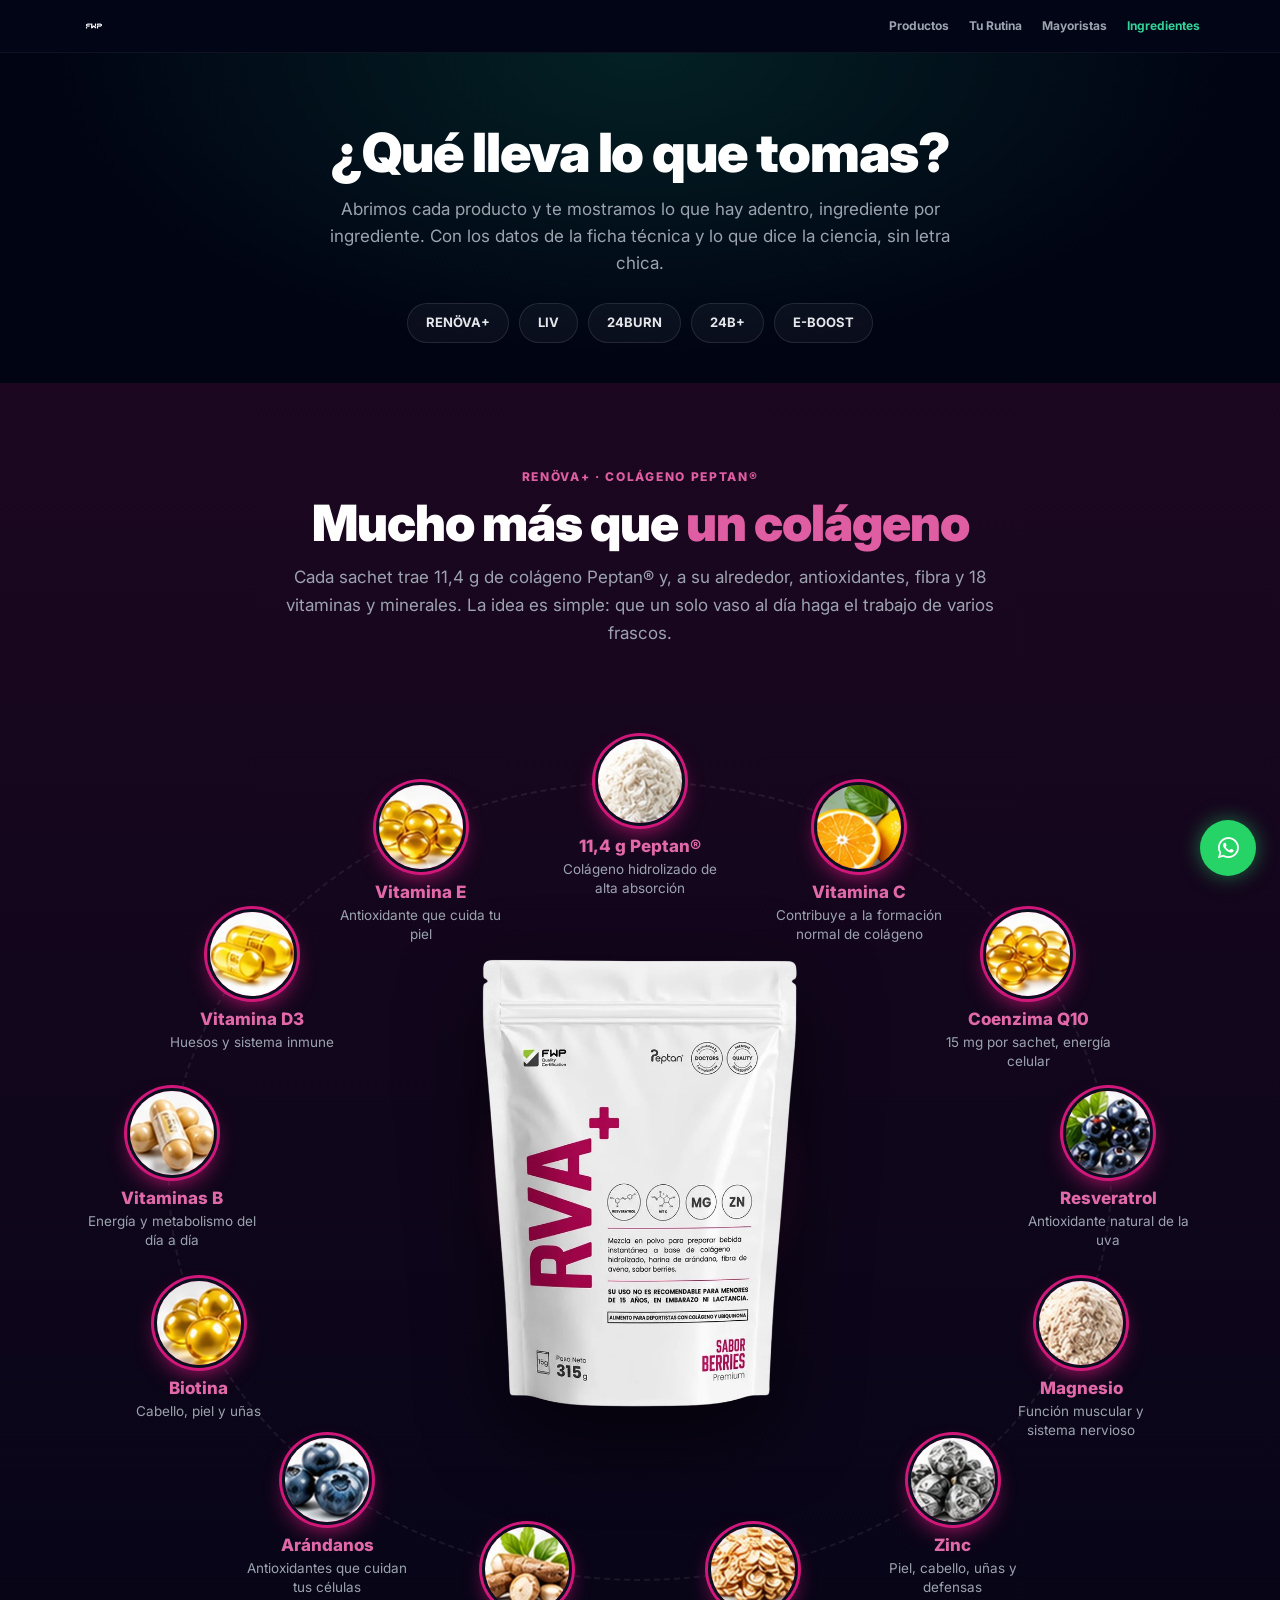
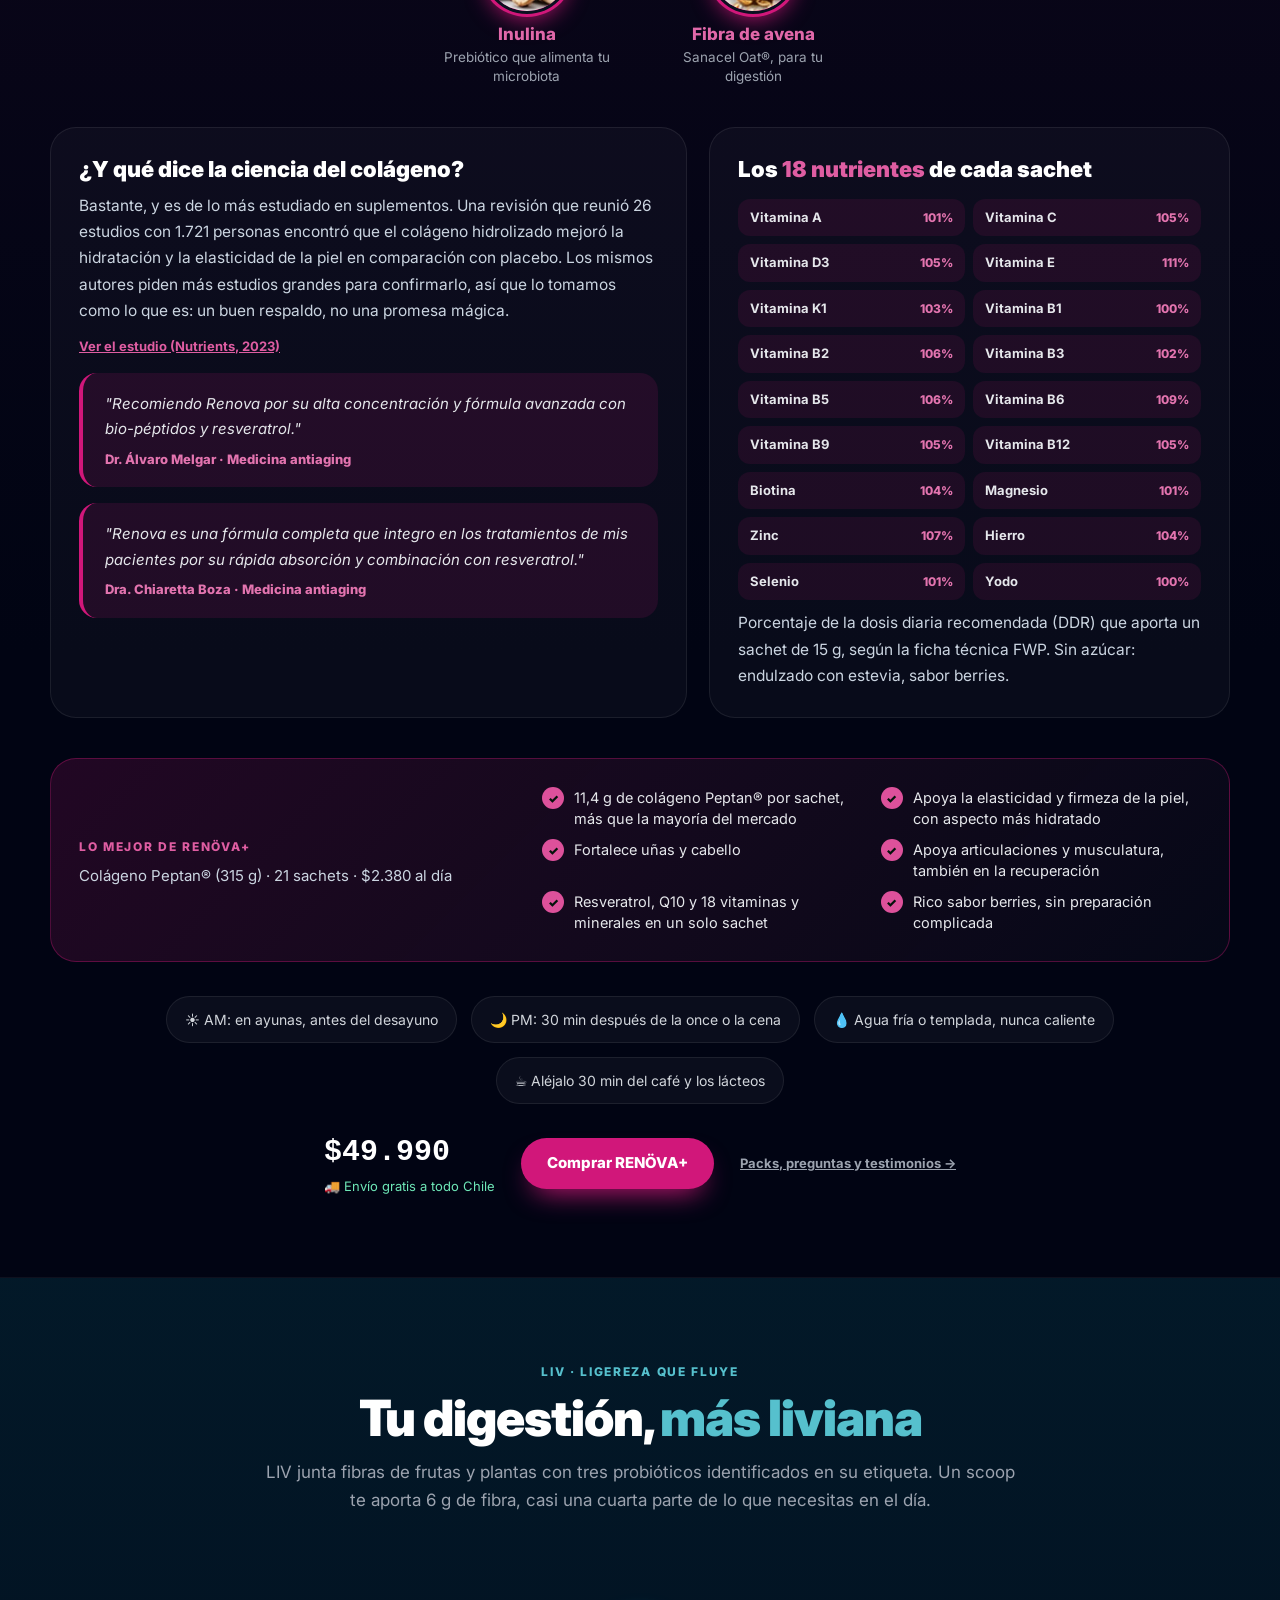
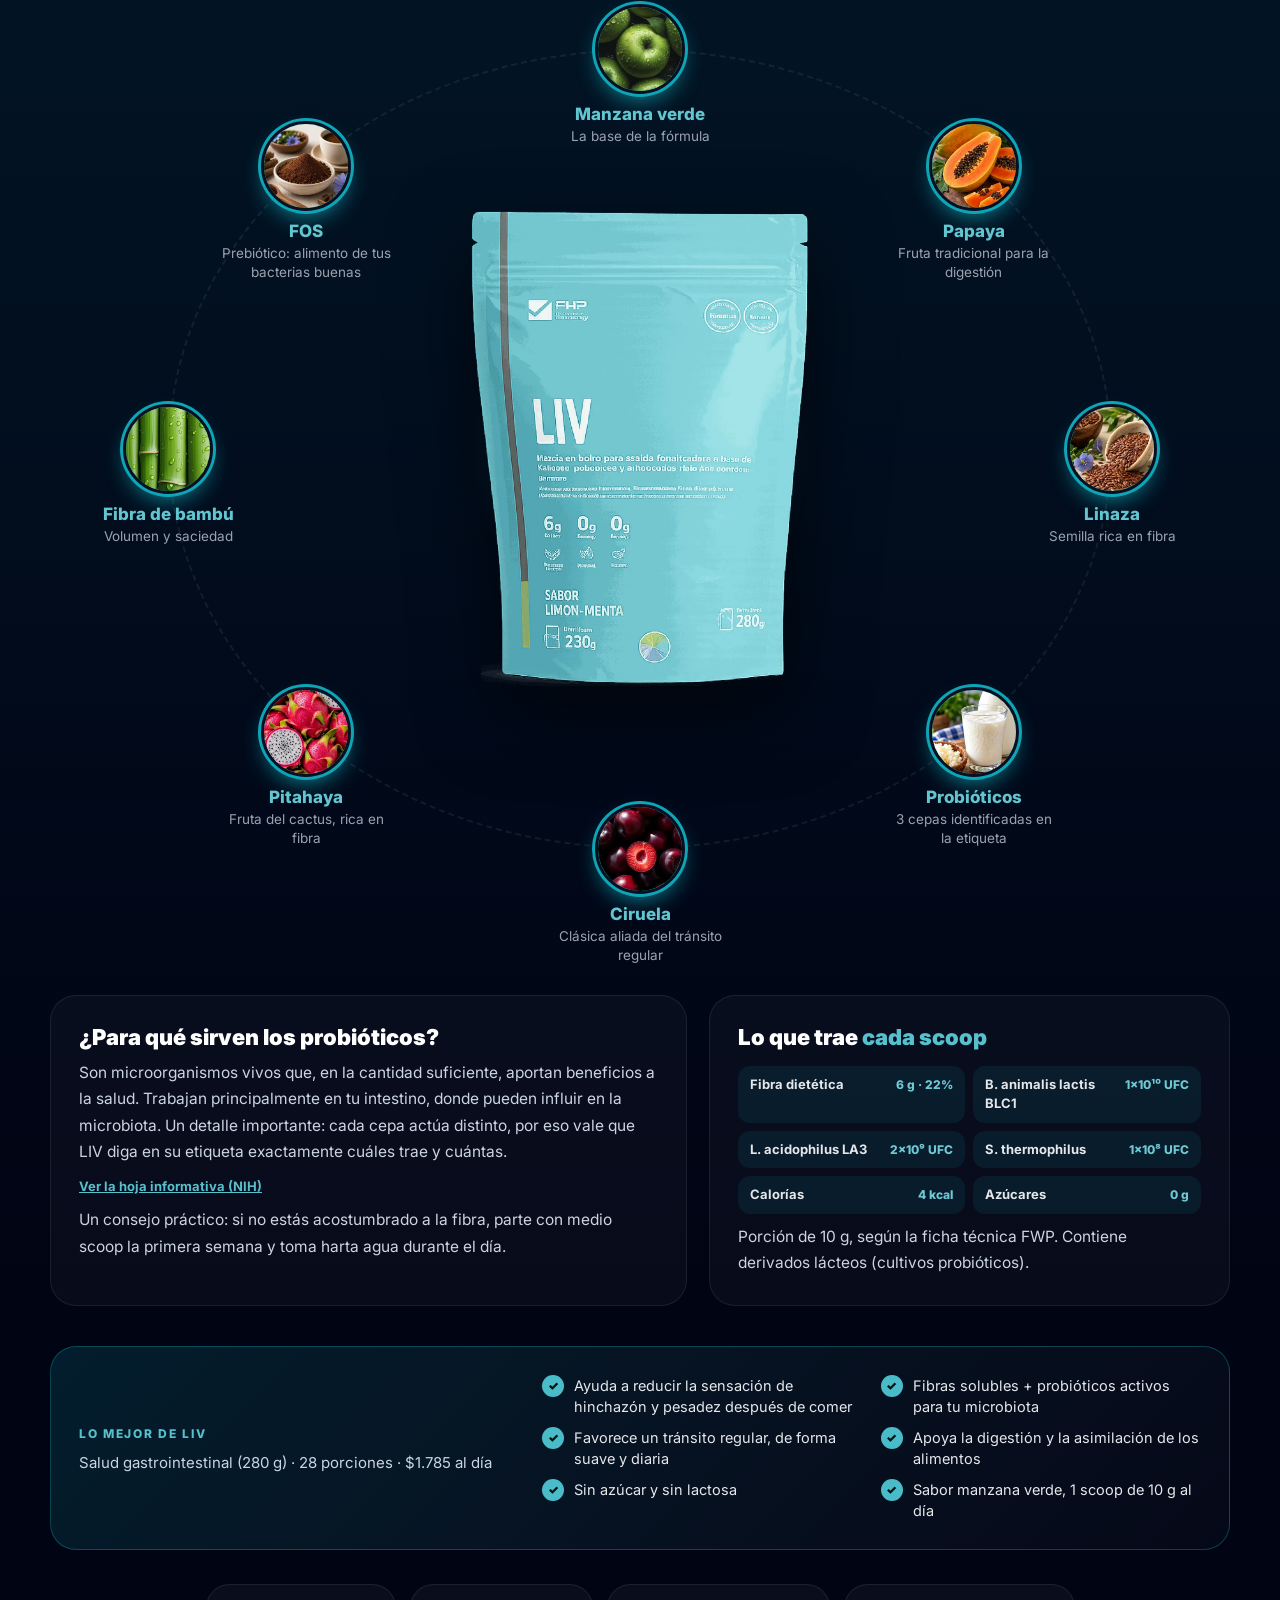
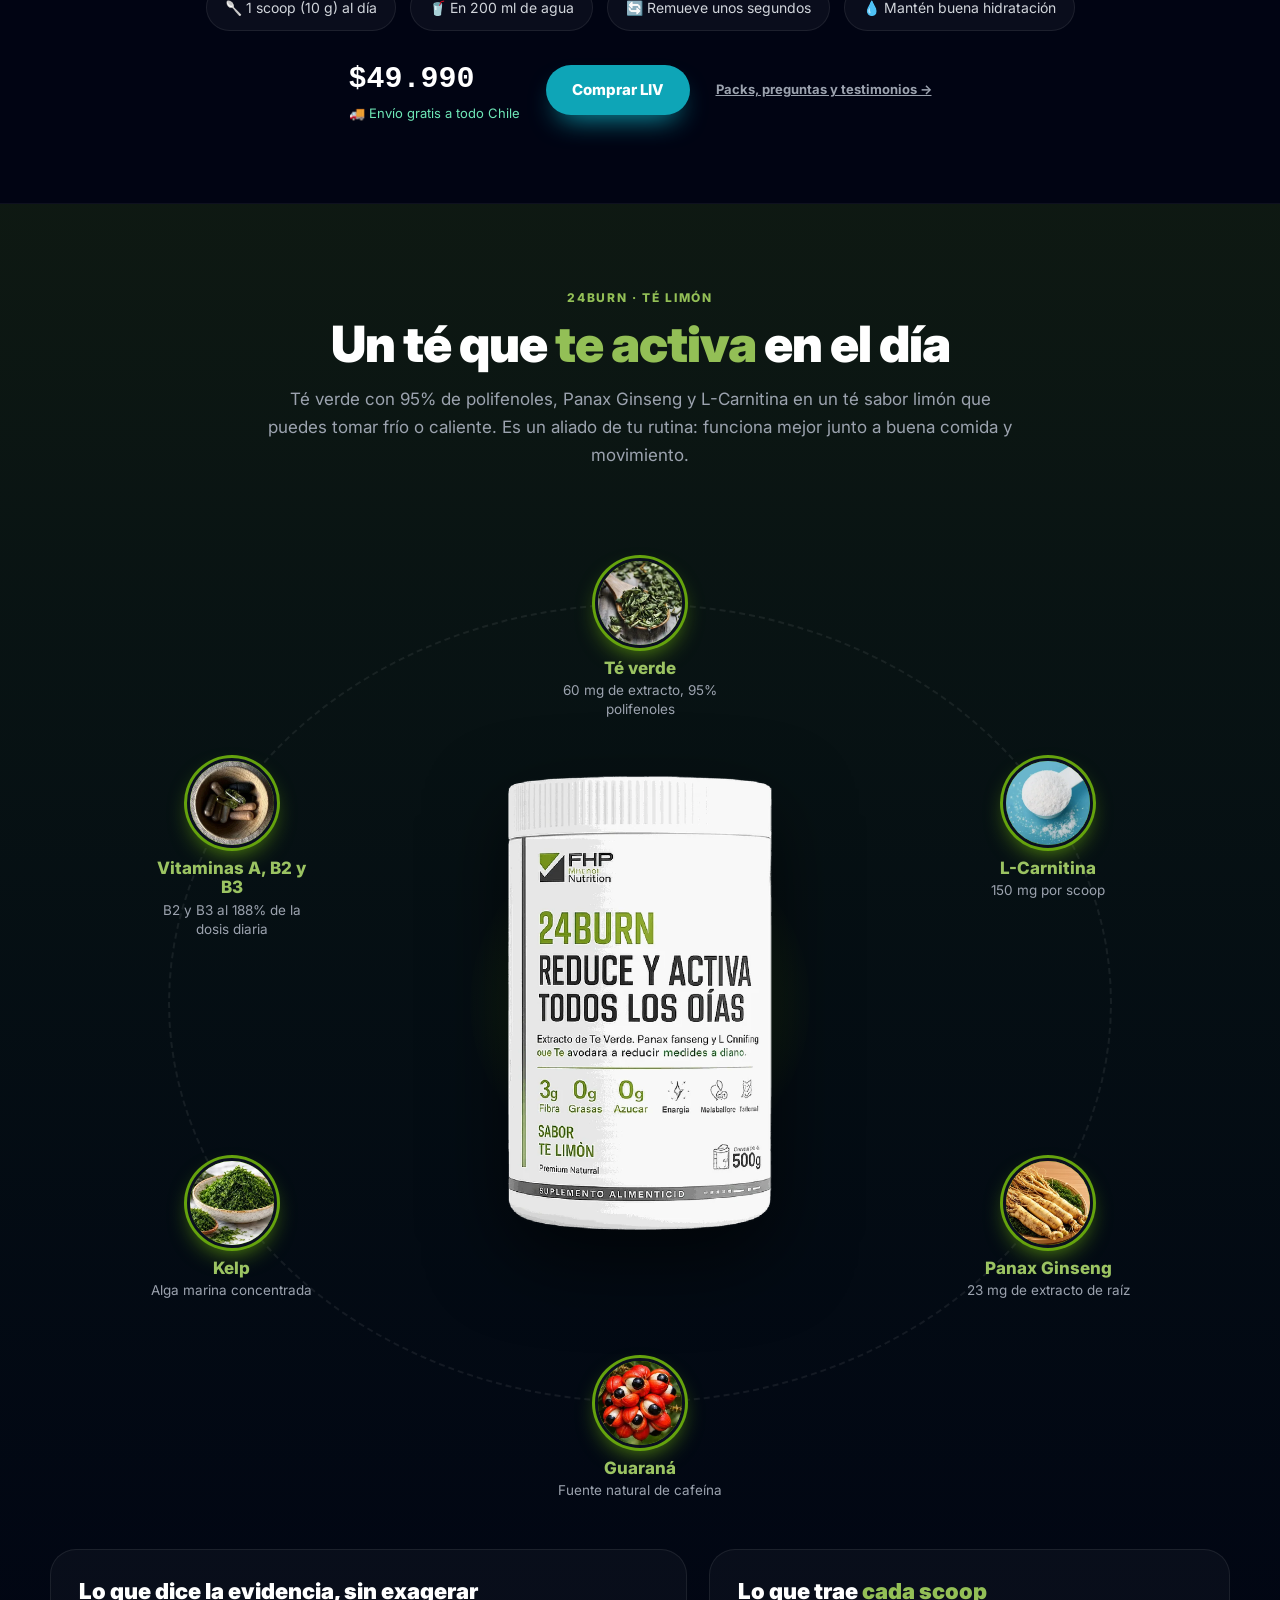
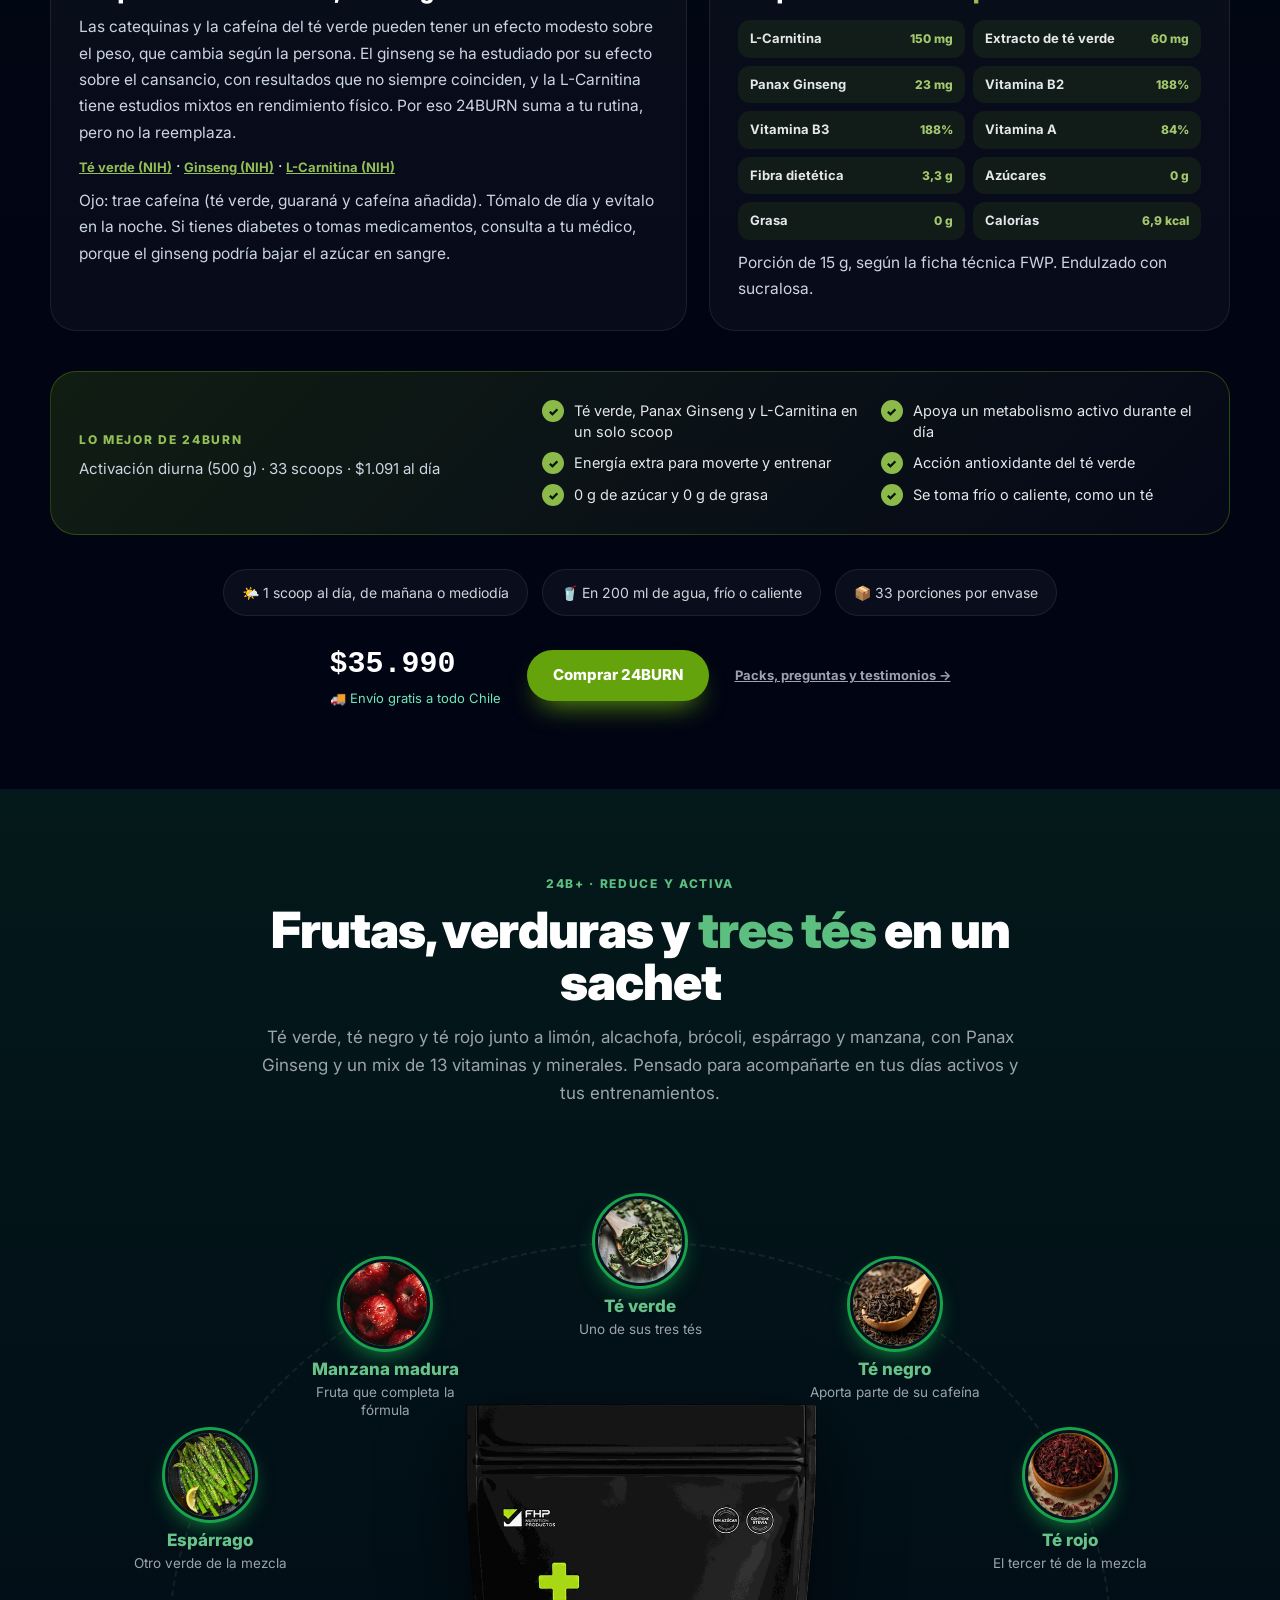
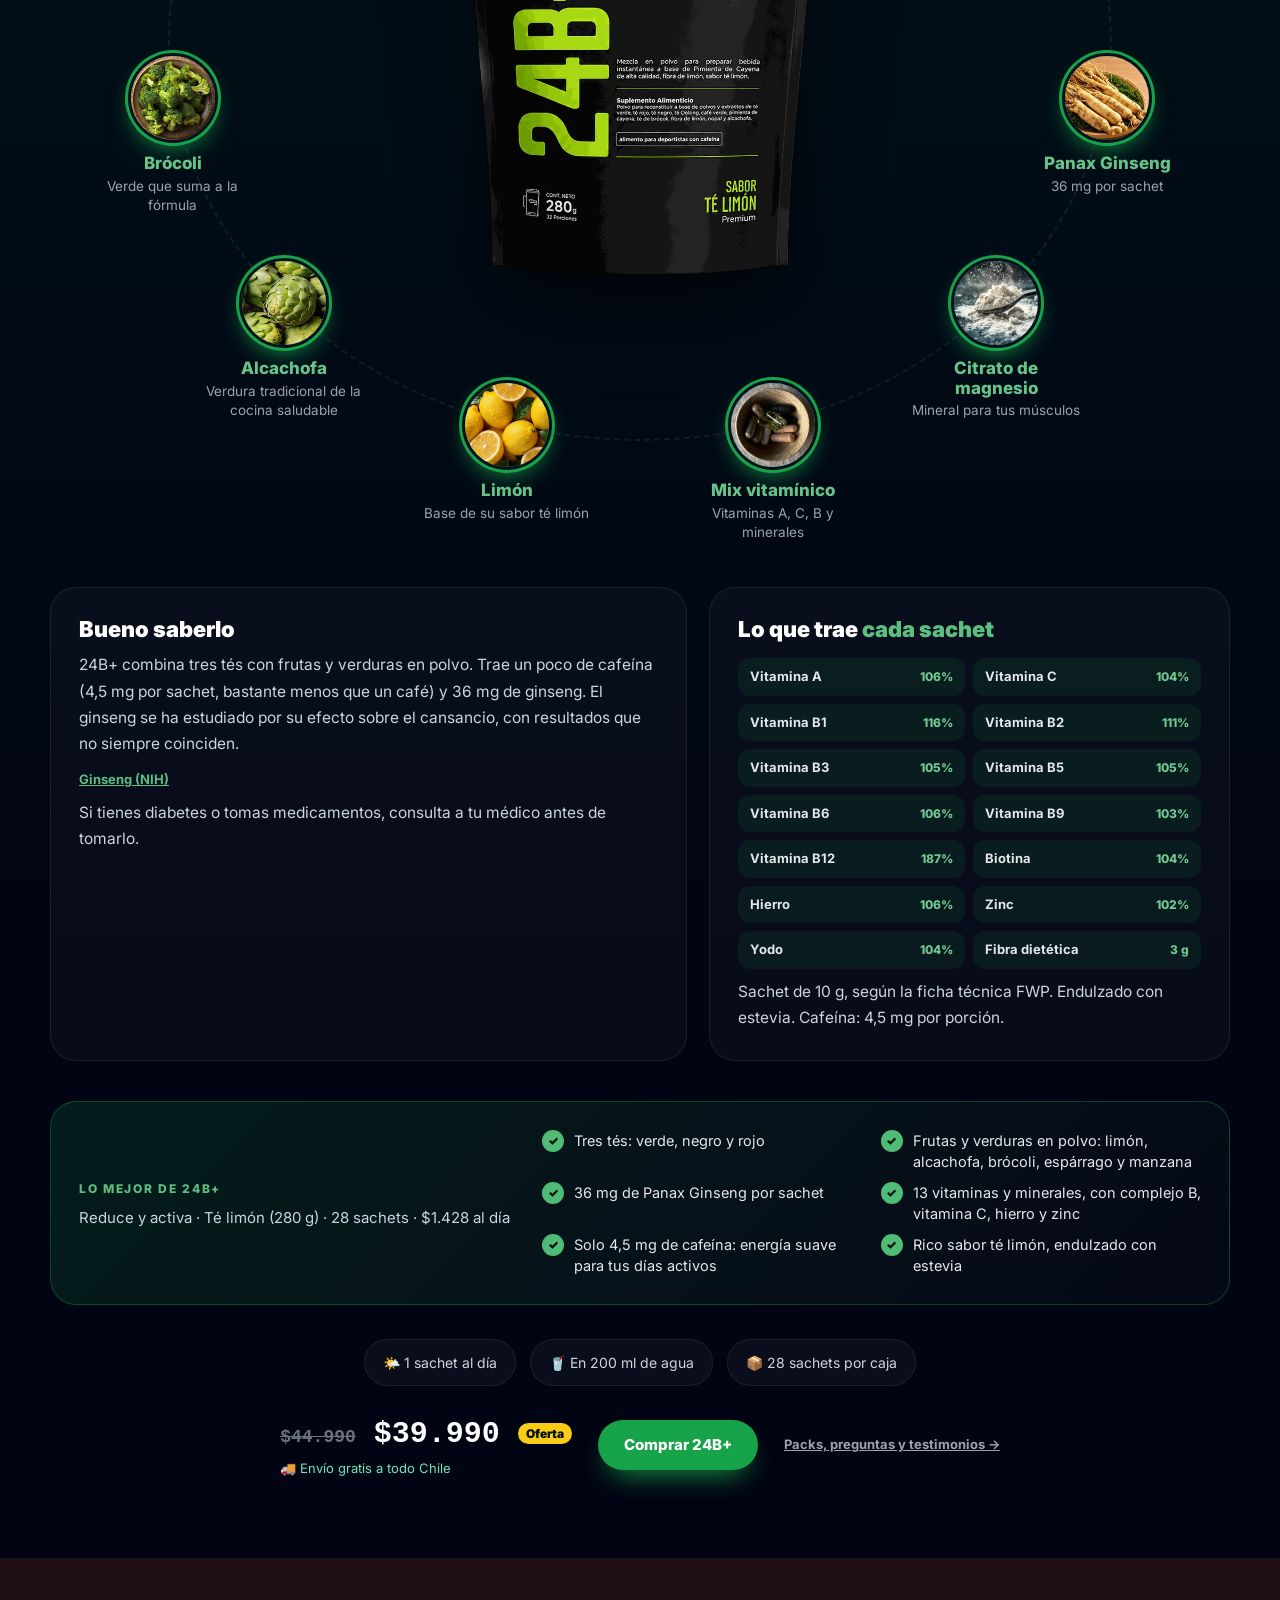
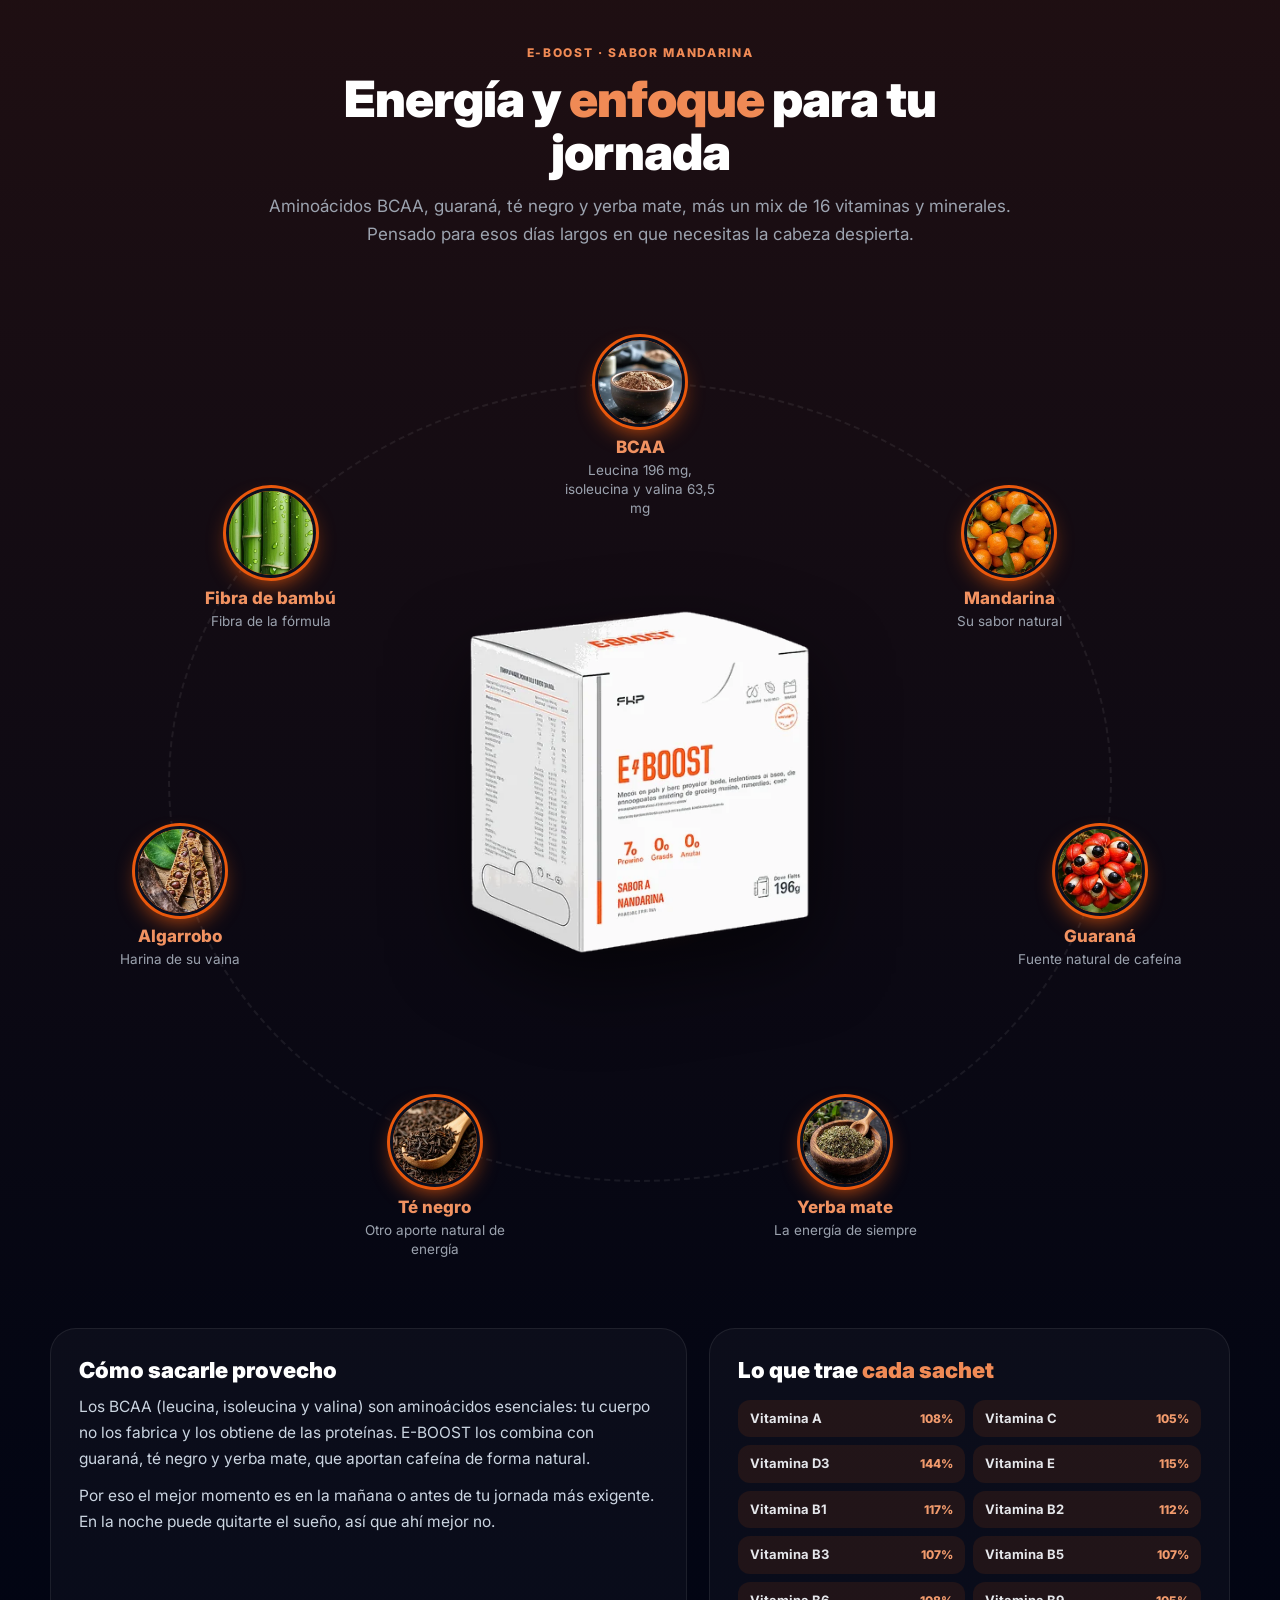
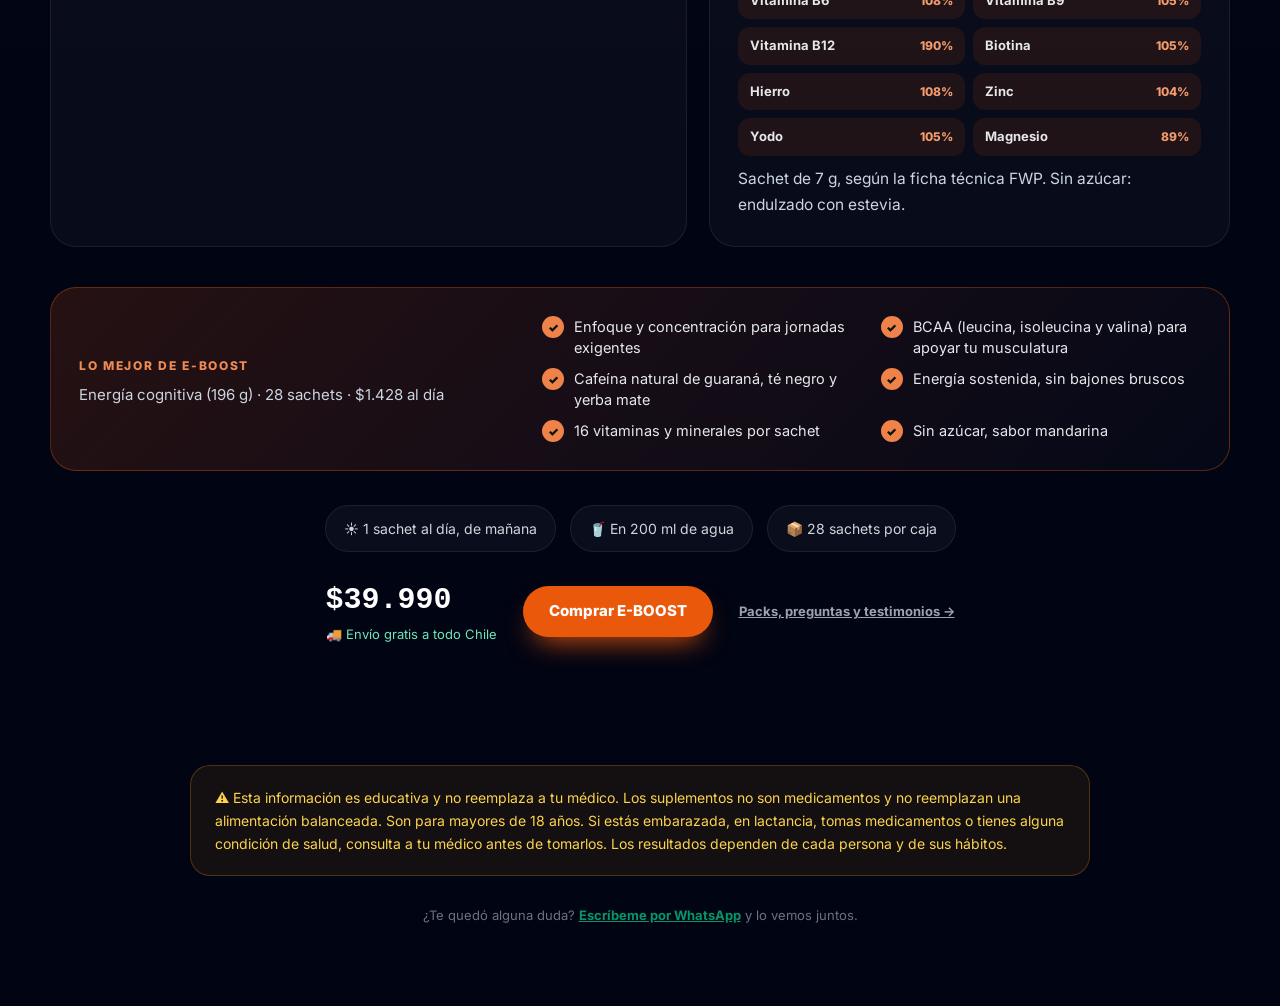
<file: ingredientes.html>
<!DOCTYPE html>
<html lang="es" class="scroll-smooth">
<head>
    <meta charset="UTF-8">
    <meta name="viewport" content="width=device-width, initial-scale=1.0">
    <title>Ingredientes FWP | Qué lleva cada producto | FWP Chile</title>
    <meta name="description" content="Mira qué lleva RENÖVA+, LIV, 24BURN y E-BOOST: colágeno Peptan® y sus 18 nutrientes, probióticos, té verde, ginseng, BCAA y más, con lo que dice la ciencia.">
    <link rel="canonical" href="https://fwpchile.lat/ingredientes.html">
    <meta name="theme-color" content="#020617">
    <meta property="og:type" content="website">
    <meta property="og:locale" content="es_CL">
    <meta property="og:site_name" content="FWP Chile">
    <meta property="og:title" content="Ingredientes FWP | Qué lleva cada producto | FWP Chile">
    <meta property="og:description" content="Mira qué lleva cada producto FWP, ingrediente por ingrediente, y lo mejor de cada uno.">
    <meta property="og:url" content="https://fwpchile.lat/ingredientes.html">
    <meta property="og:image" content="https://fwpchile.lat/assets/img/og/fwp-chile.jpg">
    <meta property="og:image:width" content="1200">
    <meta property="og:image:height" content="630">
    <meta name="twitter:card" content="summary_large_image">
    <link rel="icon" type="image/png" href="MOCKUP%20Productos/LOGO_FWP%20NEGRO.png">
    <link rel="preconnect" href="https://fonts.googleapis.com">
    <link rel="preconnect" href="https://fonts.gstatic.com" crossorigin>
    <link href="https://fonts.googleapis.com/css2?family=Inter:wght@400;500;600;700;800;900&display=swap" rel="stylesheet">
    <link href="assets/css/fontawesome-fwp.css?v=20261125h" rel="stylesheet">
    <link rel="stylesheet" href="assets/css/site.css?v=20261125h">
    <link rel="stylesheet" href="assets/css/ingredientes.css?v=20261125h">
    <script src="assets/js/config.js?v=20261125h"></script>
</head>
<body class="pf-body antialiased">
    <nav class="sticky top-0 z-40 bg-fwp-darker/90 backdrop-blur-lg border-b border-white/5">
        <div class="max-w-6xl mx-auto px-4 py-3 flex items-center justify-between gap-4 overflow-x-auto">
            <a href="/" class="flex items-center gap-2 flex-shrink-0"><img src="MOCKUP%20Productos/LOGO_FWP%20NEGRO.png" alt="FWP" class="h-7 invert"></a>
            <div class="flex items-center gap-5 text-xs font-bold text-gray-400 whitespace-nowrap">
                <a href="/#productos-unitario" class="hover:text-white transition-colors">Productos</a>
                <a href="/#diagnostico" class="hover:text-white transition-colors">Tu Rutina</a>
                <a href="/#emprende" class="hover:text-white transition-colors">Mayoristas</a>
                <a href="ingredientes.html" class="text-emerald-400">Ingredientes</a>
            </div>
        </div>
    </nav>

    <header class="pf-hero">
        <h1>¿Qué lleva lo que tomas?</h1>
        <p>Abrimos cada producto y te mostramos lo que hay adentro, ingrediente por ingrediente. Con los datos de la ficha técnica y lo que dice la ciencia, sin letra chica.</p>
        <div class="pf-jump"><a href="#renova">RENÖVA+</a><a href="#liv">LIV</a><a href="#24burn">24BURN</a><a href="#24b">24B+</a><a href="#eboost">E-BOOST</a></div>
    </header>

    <section class="pf" id="renova" style="--c:#d1177a;--soft:#fdf0f6;--soft2:#fbd5e6;--c3:#9d174d">
      <div class="pf-inner">
        <div class="pf-head">
          <span class="pf-kicker">RENÖVA+ · Colágeno Peptan®</span>
          <h2>Mucho más que <em>un colágeno</em></h2>
          <p>Cada sachet trae 11,4 g de colágeno Peptan® y, a su alrededor, antioxidantes, fibra y 18 vitaminas y minerales. La idea es simple: que un solo vaso al día haga el trabajo de varios frascos.</p>
        </div>
        <div class="pf-orbit">
          <div class="pf-center"><img src="assets/img/productos/renova.webp" alt="RENÖVA+"></div>
          <div class="pf-ing pos-b" style="--x:50.0%;--y:10.0%"><div class="pf-dot"><img src="assets/img/ingredientes/rva-peptan.webp" alt="11,4 g Peptan®" loading="lazy"></div><div class="pf-txt"><b>11,4 g Peptan®</b><small>Colágeno hidrolizado de alta absorción</small></div></div><div class="pf-ing pos-b" style="--x:68.6%;--y:14.6%"><div class="pf-dot"><img src="assets/img/ingredientes/rva-vitamina-c.webp" alt="Vitamina C" loading="lazy"></div><div class="pf-txt"><b>Vitamina C</b><small>Contribuye a la formación normal de colágeno</small></div></div><div class="pf-ing pos-b" style="--x:82.9%;--y:27.3%"><div class="pf-dot"><img src="assets/img/ingredientes/rva-coq10.webp" alt="Coenzima Q10" loading="lazy"></div><div class="pf-txt"><b>Coenzima Q10</b><small>15 mg por sachet, energía celular</small></div></div><div class="pf-ing pos-b" style="--x:89.7%;--y:45.2%"><div class="pf-dot"><img src="assets/img/ingredientes/rva-resveratrol.webp" alt="Resveratrol" loading="lazy"></div><div class="pf-txt"><b>Resveratrol</b><small>Antioxidante natural de la uva</small></div></div><div class="pf-ing pos-b" style="--x:87.4%;--y:64.2%"><div class="pf-dot"><img src="assets/img/ingredientes/rva-magnesio.webp" alt="Magnesio" loading="lazy"></div><div class="pf-txt"><b>Magnesio</b><small>Función muscular y sistema nervioso</small></div></div><div class="pf-ing pos-b" style="--x:76.5%;--y:79.9%"><div class="pf-dot"><img src="assets/img/ingredientes/rva-zinc.webp" alt="Zinc" loading="lazy"></div><div class="pf-txt"><b>Zinc</b><small>Piel, cabello, uñas y defensas</small></div></div><div class="pf-ing pos-b" style="--x:59.6%;--y:88.8%"><div class="pf-dot"><img src="assets/img/ingredientes/rva-avena.webp" alt="Fibra de avena" loading="lazy"></div><div class="pf-txt"><b>Fibra de avena</b><small>Sanacel Oat®, para tu digestión</small></div></div><div class="pf-ing pos-b" style="--x:40.4%;--y:88.8%"><div class="pf-dot"><img src="assets/img/ingredientes/rva-inulina.webp" alt="Inulina" loading="lazy"></div><div class="pf-txt"><b>Inulina</b><small>Prebiótico que alimenta tu microbiota</small></div></div><div class="pf-ing pos-b" style="--x:23.5%;--y:79.9%"><div class="pf-dot"><img src="assets/img/ingredientes/rva-arandanos.webp" alt="Arándanos" loading="lazy"></div><div class="pf-txt"><b>Arándanos</b><small>Antioxidantes que cuidan tus células</small></div></div><div class="pf-ing pos-b" style="--x:12.6%;--y:64.2%"><div class="pf-dot"><img src="assets/img/ingredientes/rva-biotina.webp" alt="Biotina" loading="lazy"></div><div class="pf-txt"><b>Biotina</b><small>Cabello, piel y uñas</small></div></div><div class="pf-ing pos-b" style="--x:10.3%;--y:45.2%"><div class="pf-dot"><img src="assets/img/ingredientes/rva-vitaminas-b.webp" alt="Vitaminas B" loading="lazy"></div><div class="pf-txt"><b>Vitaminas B</b><small>Energía y metabolismo del día a día</small></div></div><div class="pf-ing pos-b" style="--x:17.1%;--y:27.3%"><div class="pf-dot"><img src="assets/img/ingredientes/rva-vitamina-d.webp" alt="Vitamina D3" loading="lazy"></div><div class="pf-txt"><b>Vitamina D3</b><small>Huesos y sistema inmune</small></div></div><div class="pf-ing pos-b" style="--x:31.4%;--y:14.6%"><div class="pf-dot"><img src="assets/img/ingredientes/rva-vitamina-e.webp" alt="Vitamina E" loading="lazy"></div><div class="pf-txt"><b>Vitamina E</b><small>Antioxidante que cuida tu piel</small></div></div>
        </div>
        <div class="pf-row">
          <div class="pf-card"><h3>¿Y qué dice la ciencia del colágeno?</h3><p>Bastante, y es de lo más estudiado en suplementos. Una revisión que reunió 26 estudios con 1.721 personas encontró que el colágeno hidrolizado mejoró la hidratación y la elasticidad de la piel en comparación con placebo. Los mismos autores piden más estudios grandes para confirmarlo, así que lo tomamos como lo que es: un buen respaldo, no una promesa mágica.</p>
<a class="pf-src" href="https://pubmed.ncbi.nlm.nih.gov/37432180" target="_blank" rel="noopener">Ver el estudio (Nutrients, 2023)</a>
<div class="pf-quote"><p>"Recomiendo Renova por su alta concentración y fórmula avanzada con bio-péptidos y resveratrol."</p><cite>Dr. Álvaro Melgar · Medicina antiaging</cite></div>
<div class="pf-quote"><p>"Renova es una fórmula completa que integro en los tratamientos de mis pacientes por su rápida absorción y combinación con resveratrol."</p><cite>Dra. Chiaretta Boza · Medicina antiaging</cite></div></div>
          <div class="pf-card pf-nutri"><h3>Los <span>18 nutrientes</span> de cada sachet</h3><div class="pf-chips"><div class="pf-chip"><strong>Vitamina A</strong><em>101%</em></div><div class="pf-chip"><strong>Vitamina C</strong><em>105%</em></div><div class="pf-chip"><strong>Vitamina D3</strong><em>105%</em></div><div class="pf-chip"><strong>Vitamina E</strong><em>111%</em></div><div class="pf-chip"><strong>Vitamina K1</strong><em>103%</em></div><div class="pf-chip"><strong>Vitamina B1</strong><em>100%</em></div><div class="pf-chip"><strong>Vitamina B2</strong><em>106%</em></div><div class="pf-chip"><strong>Vitamina B3</strong><em>102%</em></div><div class="pf-chip"><strong>Vitamina B5</strong><em>106%</em></div><div class="pf-chip"><strong>Vitamina B6</strong><em>109%</em></div><div class="pf-chip"><strong>Vitamina B9</strong><em>105%</em></div><div class="pf-chip"><strong>Vitamina B12</strong><em>105%</em></div><div class="pf-chip"><strong>Biotina</strong><em>104%</em></div><div class="pf-chip"><strong>Magnesio</strong><em>101%</em></div><div class="pf-chip"><strong>Zinc</strong><em>107%</em></div><div class="pf-chip"><strong>Hierro</strong><em>104%</em></div><div class="pf-chip"><strong>Selenio</strong><em>101%</em></div><div class="pf-chip"><strong>Yodo</strong><em>100%</em></div></div><p class="pf-note">Porcentaje de la dosis diaria recomendada (DDR) que aporta un sachet de 15 g, según la ficha técnica FWP. Sin azúcar: endulzado con estevia, sabor berries.</p></div>
        </div>
        <div class="pf-best">
          <div class="pf-best-head"><span class="pf-kicker">Lo mejor de RENÖVA+</span><p>Colágeno Peptan® (315 g) · 21 sachets · $2.380 al día</p></div>
          <ul><li><i>✓</i>11,4 g de colágeno Peptan® por sachet, más que la mayoría del mercado</li><li><i>✓</i>Apoya la elasticidad y firmeza de la piel, con aspecto más hidratado</li><li><i>✓</i>Fortalece uñas y cabello</li><li><i>✓</i>Apoya articulaciones y musculatura, también en la recuperación</li><li><i>✓</i>Resveratrol, Q10 y 18 vitaminas y minerales en un solo sachet</li><li><i>✓</i>Rico sabor berries, sin preparación complicada</li></ul>
        </div>
        <div class="pf-how"><span class="pf-pill">☀️ AM: en ayunas, antes del desayuno</span><span class="pf-pill">🌙 PM: 30 min después de la once o la cena</span><span class="pf-pill">💧 Agua fría o templada, nunca caliente</span><span class="pf-pill">☕ Aléjalo 30 min del café y los lácteos</span></div>
        <div class="pf-buy" data-buy-product="renova"><div><span class="pf-price" data-price="renova"></span><span class="pf-ship">🚚 Envío gratis a todo Chile</span></div>
          <button type="button" class="pf-cta" data-buy-items="renova">Comprar RENÖVA+</button>
          <a class="pf-more" href="renova.html">Packs, preguntas y testimonios →</a></div>
      </div>
    </section>
    <section class="pf" id="liv" style="--c:#0ea5b7;--soft:#ecfbfd;--soft2:#bfeef5;--c3:#0b5f6b">
      <div class="pf-inner">
        <div class="pf-head">
          <span class="pf-kicker">LIV · Ligereza que fluye</span>
          <h2>Tu digestión, <em>más liviana</em></h2>
          <p>LIV junta fibras de frutas y plantas con tres probióticos identificados en su etiqueta. Un scoop te aporta 6 g de fibra, casi una cuarta parte de lo que necesitas en el día.</p>
        </div>
        <div class="pf-orbit">
          <div class="pf-center"><img src="assets/img/productos/liv.webp" alt="LIV"></div>
          <div class="pf-ing pos-b" style="--x:50.0%;--y:10.0%"><div class="pf-dot"><img src="assets/img/ingredientes/l-manzana.webp" alt="Manzana verde" loading="lazy"></div><div class="pf-txt"><b>Manzana verde</b><small>La base de la fórmula</small></div></div><div class="pf-ing pos-b" style="--x:78.3%;--y:21.7%"><div class="pf-dot"><img src="assets/img/ingredientes/l-papaya.webp" alt="Papaya" loading="lazy"></div><div class="pf-txt"><b>Papaya</b><small>Fruta tradicional para la digestión</small></div></div><div class="pf-ing pos-b" style="--x:90.0%;--y:50.0%"><div class="pf-dot"><img src="assets/img/ingredientes/l-linaza.webp" alt="Linaza" loading="lazy"></div><div class="pf-txt"><b>Linaza</b><small>Semilla rica en fibra</small></div></div><div class="pf-ing pos-b" style="--x:78.3%;--y:78.3%"><div class="pf-dot"><img src="assets/img/ingredientes/l-probioticos.webp" alt="Probióticos" loading="lazy"></div><div class="pf-txt"><b>Probióticos</b><small>3 cepas identificadas en la etiqueta</small></div></div><div class="pf-ing pos-b" style="--x:50.0%;--y:90.0%"><div class="pf-dot"><img src="assets/img/ingredientes/l-ciruela.webp" alt="Ciruela" loading="lazy"></div><div class="pf-txt"><b>Ciruela</b><small>Clásica aliada del tránsito regular</small></div></div><div class="pf-ing pos-b" style="--x:21.7%;--y:78.3%"><div class="pf-dot"><img src="assets/img/ingredientes/l-pitahaya.webp" alt="Pitahaya" loading="lazy"></div><div class="pf-txt"><b>Pitahaya</b><small>Fruta del cactus, rica en fibra</small></div></div><div class="pf-ing pos-b" style="--x:10.0%;--y:50.0%"><div class="pf-dot"><img src="assets/img/ingredientes/l-bambu.webp" alt="Fibra de bambú" loading="lazy"></div><div class="pf-txt"><b>Fibra de bambú</b><small>Volumen y saciedad</small></div></div><div class="pf-ing pos-b" style="--x:21.7%;--y:21.7%"><div class="pf-dot"><img src="assets/img/ingredientes/l-fos.webp" alt="FOS" loading="lazy"></div><div class="pf-txt"><b>FOS</b><small>Prebiótico: alimento de tus bacterias buenas</small></div></div>
        </div>
        <div class="pf-row">
          <div class="pf-card"><h3>¿Para qué sirven los probióticos?</h3><p>Son microorganismos vivos que, en la cantidad suficiente, aportan beneficios a la salud. Trabajan principalmente en tu intestino, donde pueden influir en la microbiota. Un detalle importante: cada cepa actúa distinto, por eso vale que LIV diga en su etiqueta exactamente cuáles trae y cuántas.</p>
<a class="pf-src" href="https://ods.od.nih.gov/factsheets/Probiotics-Consumer/" target="_blank" rel="noopener">Ver la hoja informativa (NIH)</a>
<p>Un consejo práctico: si no estás acostumbrado a la fibra, parte con medio scoop la primera semana y toma harta agua durante el día.</p></div>
          <div class="pf-card pf-nutri"><h3>Lo que trae <span>cada scoop</span></h3><div class="pf-chips"><div class="pf-chip"><strong>Fibra dietética</strong><em>6 g · 22%</em></div><div class="pf-chip"><strong>B. animalis lactis BLC1</strong><em>1×10¹⁰ UFC</em></div><div class="pf-chip"><strong>L. acidophilus LA3</strong><em>2×10⁹ UFC</em></div><div class="pf-chip"><strong>S. thermophilus</strong><em>1×10⁸ UFC</em></div><div class="pf-chip"><strong>Calorías</strong><em>4 kcal</em></div><div class="pf-chip"><strong>Azúcares</strong><em>0 g</em></div></div><p class="pf-note">Porción de 10 g, según la ficha técnica FWP. Contiene derivados lácteos (cultivos probióticos).</p></div>
        </div>
        <div class="pf-best">
          <div class="pf-best-head"><span class="pf-kicker">Lo mejor de LIV</span><p>Salud gastrointestinal (280 g) · 28 porciones · $1.785 al día</p></div>
          <ul><li><i>✓</i>Ayuda a reducir la sensación de hinchazón y pesadez después de comer</li><li><i>✓</i>Fibras solubles + probióticos activos para tu microbiota</li><li><i>✓</i>Favorece un tránsito regular, de forma suave y diaria</li><li><i>✓</i>Apoya la digestión y la asimilación de los alimentos</li><li><i>✓</i>Sin azúcar y sin lactosa</li><li><i>✓</i>Sabor manzana verde, 1 scoop de 10 g al día</li></ul>
        </div>
        <div class="pf-how"><span class="pf-pill">🥄 1 scoop (10 g) al día</span><span class="pf-pill">🥤 En 200 ml de agua</span><span class="pf-pill">🔄 Remueve unos segundos</span><span class="pf-pill">💧 Mantén buena hidratación</span></div>
        <div class="pf-buy" data-buy-product="liv"><div><span class="pf-price" data-price="liv"></span><span class="pf-ship">🚚 Envío gratis a todo Chile</span></div>
          <button type="button" class="pf-cta" data-buy-items="liv">Comprar LIV</button>
          <a class="pf-more" href="liv.html">Packs, preguntas y testimonios →</a></div>
      </div>
    </section>
    <section class="pf" id="24burn" style="--c:#65a30d;--soft:#f6fbec;--soft2:#dcf0b4;--c3:#3f6212">
      <div class="pf-inner">
        <div class="pf-head">
          <span class="pf-kicker">24BURN · Té limón</span>
          <h2>Un té que <em>te activa</em> en el día</h2>
          <p>Té verde con 95% de polifenoles, Panax Ginseng y L-Carnitina en un té sabor limón que puedes tomar frío o caliente. Es un aliado de tu rutina: funciona mejor junto a buena comida y movimiento.</p>
        </div>
        <div class="pf-orbit">
          <div class="pf-center"><img src="assets/img/productos/24burn.webp" alt="24BURN"></div>
          <div class="pf-ing pos-b" style="--x:50.0%;--y:10.0%"><div class="pf-dot"><img src="assets/img/ingredientes/b-te-verde.webp" alt="Té verde" loading="lazy"></div><div class="pf-txt"><b>Té verde</b><small>60 mg de extracto, 95% polifenoles</small></div></div><div class="pf-ing pos-b" style="--x:84.6%;--y:30.0%"><div class="pf-dot"><img src="assets/img/ingredientes/b-carnitina.webp" alt="L-Carnitina" loading="lazy"></div><div class="pf-txt"><b>L-Carnitina</b><small>150 mg por scoop</small></div></div><div class="pf-ing pos-b" style="--x:84.6%;--y:70.0%"><div class="pf-dot"><img src="assets/img/ingredientes/b-ginseng.webp" alt="Panax Ginseng" loading="lazy"></div><div class="pf-txt"><b>Panax Ginseng</b><small>23 mg de extracto de raíz</small></div></div><div class="pf-ing pos-b" style="--x:50.0%;--y:90.0%"><div class="pf-dot"><img src="assets/img/ingredientes/b-guarana.webp" alt="Guaraná" loading="lazy"></div><div class="pf-txt"><b>Guaraná</b><small>Fuente natural de cafeína</small></div></div><div class="pf-ing pos-b" style="--x:15.4%;--y:70.0%"><div class="pf-dot"><img src="assets/img/ingredientes/b-kelp.webp" alt="Kelp" loading="lazy"></div><div class="pf-txt"><b>Kelp</b><small>Alga marina concentrada</small></div></div><div class="pf-ing pos-b" style="--x:15.4%;--y:30.0%"><div class="pf-dot"><img src="assets/img/ingredientes/b-vitaminas.webp" alt="Vitaminas A, B2 y B3" loading="lazy"></div><div class="pf-txt"><b>Vitaminas A, B2 y B3</b><small>B2 y B3 al 188% de la dosis diaria</small></div></div>
        </div>
        <div class="pf-row">
          <div class="pf-card"><h3>Lo que dice la evidencia, sin exagerar</h3><p>Las catequinas y la cafeína del té verde pueden tener un efecto modesto sobre el peso, que cambia según la persona. El ginseng se ha estudiado por su efecto sobre el cansancio, con resultados que no siempre coinciden, y la L-Carnitina tiene estudios mixtos en rendimiento físico. Por eso 24BURN suma a tu rutina, pero no la reemplaza.</p>
<a class="pf-src" href="https://www.nccih.nih.gov/health/green-tea" target="_blank" rel="noopener">Té verde (NIH)</a> · <a class="pf-src" href="https://www.nccih.nih.gov/health/asian-ginseng" target="_blank" rel="noopener">Ginseng (NIH)</a> · <a class="pf-src" href="https://ods.od.nih.gov/factsheets/Carnitine-DatosEnEspanol/" target="_blank" rel="noopener">L-Carnitina (NIH)</a>
<p>Ojo: trae cafeína (té verde, guaraná y cafeína añadida). Tómalo de día y evítalo en la noche. Si tienes diabetes o tomas medicamentos, consulta a tu médico, porque el ginseng podría bajar el azúcar en sangre.</p></div>
          <div class="pf-card pf-nutri"><h3>Lo que trae <span>cada scoop</span></h3><div class="pf-chips"><div class="pf-chip"><strong>L-Carnitina</strong><em>150 mg</em></div><div class="pf-chip"><strong>Extracto de té verde</strong><em>60 mg</em></div><div class="pf-chip"><strong>Panax Ginseng</strong><em>23 mg</em></div><div class="pf-chip"><strong>Vitamina B2</strong><em>188%</em></div><div class="pf-chip"><strong>Vitamina B3</strong><em>188%</em></div><div class="pf-chip"><strong>Vitamina A</strong><em>84%</em></div><div class="pf-chip"><strong>Fibra dietética</strong><em>3,3 g</em></div><div class="pf-chip"><strong>Azúcares</strong><em>0 g</em></div><div class="pf-chip"><strong>Grasa</strong><em>0 g</em></div><div class="pf-chip"><strong>Calorías</strong><em>6,9 kcal</em></div></div><p class="pf-note">Porción de 15 g, según la ficha técnica FWP. Endulzado con sucralosa.</p></div>
        </div>
        <div class="pf-best">
          <div class="pf-best-head"><span class="pf-kicker">Lo mejor de 24BURN</span><p>Activación diurna (500 g) · 33 scoops · $1.091 al día</p></div>
          <ul><li><i>✓</i>Té verde, Panax Ginseng y L-Carnitina en un solo scoop</li><li><i>✓</i>Apoya un metabolismo activo durante el día</li><li><i>✓</i>Energía extra para moverte y entrenar</li><li><i>✓</i>Acción antioxidante del té verde</li><li><i>✓</i>0 g de azúcar y 0 g de grasa</li><li><i>✓</i>Se toma frío o caliente, como un té</li></ul>
        </div>
        <div class="pf-how"><span class="pf-pill">🌤️ 1 scoop al día, de mañana o mediodía</span><span class="pf-pill">🥤 En 200 ml de agua, frío o caliente</span><span class="pf-pill">📦 33 porciones por envase</span></div>
        <div class="pf-buy" data-buy-product="24burn"><div><span class="pf-price" data-price="24burn"></span><span class="pf-ship">🚚 Envío gratis a todo Chile</span></div>
          <button type="button" class="pf-cta" data-buy-items="24burn">Comprar 24BURN</button>
          <a class="pf-more" href="24burn.html">Packs, preguntas y testimonios →</a></div>
      </div>
    </section>
    <section class="pf" id="24b" style="--c:#16a34a;--soft:#effaf2;--soft2:#c8eed3;--c3:#14532d">
      <div class="pf-inner">
        <div class="pf-head">
          <span class="pf-kicker">24B+ · Reduce y activa</span>
          <h2>Frutas, verduras y <em>tres tés</em> en un sachet</h2>
          <p>Té verde, té negro y té rojo junto a limón, alcachofa, brócoli, espárrago y manzana, con Panax Ginseng y un mix de 13 vitaminas y minerales. Pensado para acompañarte en tus días activos y tus entrenamientos.</p>
        </div>
        <div class="pf-orbit">
          <div class="pf-center"><img src="assets/img/productos/24b.webp" alt="24B+"></div>
          <div class="pf-ing pos-b" style="--x:50.0%;--y:10.0%"><div class="pf-dot"><img src="assets/img/ingredientes/p-te-verde.webp" alt="Té verde" loading="lazy"></div><div class="pf-txt"><b>Té verde</b><small>Uno de sus tres tés</small></div></div><div class="pf-ing pos-b" style="--x:71.6%;--y:16.3%"><div class="pf-dot"><img src="assets/img/ingredientes/p-te-negro.webp" alt="Té negro" loading="lazy"></div><div class="pf-txt"><b>Té negro</b><small>Aporta parte de su cafeína</small></div></div><div class="pf-ing pos-b" style="--x:86.4%;--y:33.4%"><div class="pf-dot"><img src="assets/img/ingredientes/p-te-rojo.webp" alt="Té rojo" loading="lazy"></div><div class="pf-txt"><b>Té rojo</b><small>El tercer té de la mezcla</small></div></div><div class="pf-ing pos-b" style="--x:89.6%;--y:55.7%"><div class="pf-dot"><img src="assets/img/ingredientes/p-ginseng.webp" alt="Panax Ginseng" loading="lazy"></div><div class="pf-txt"><b>Panax Ginseng</b><small>36 mg por sachet</small></div></div><div class="pf-ing pos-b" style="--x:80.2%;--y:76.2%"><div class="pf-dot"><img src="assets/img/ingredientes/p-magnesio.webp" alt="Citrato de magnesio" loading="lazy"></div><div class="pf-txt"><b>Citrato de magnesio</b><small>Mineral para tus músculos</small></div></div><div class="pf-ing pos-b" style="--x:61.3%;--y:88.4%"><div class="pf-dot"><img src="assets/img/ingredientes/p-vitaminas.webp" alt="Mix vitamínico" loading="lazy"></div><div class="pf-txt"><b>Mix vitamínico</b><small>Vitaminas A, C, B y minerales</small></div></div><div class="pf-ing pos-b" style="--x:38.7%;--y:88.4%"><div class="pf-dot"><img src="assets/img/ingredientes/p-limon.webp" alt="Limón" loading="lazy"></div><div class="pf-txt"><b>Limón</b><small>Base de su sabor té limón</small></div></div><div class="pf-ing pos-b" style="--x:19.8%;--y:76.2%"><div class="pf-dot"><img src="assets/img/ingredientes/p-alcachofa.webp" alt="Alcachofa" loading="lazy"></div><div class="pf-txt"><b>Alcachofa</b><small>Verdura tradicional de la cocina saludable</small></div></div><div class="pf-ing pos-b" style="--x:10.4%;--y:55.7%"><div class="pf-dot"><img src="assets/img/ingredientes/p-brocoli.webp" alt="Brócoli" loading="lazy"></div><div class="pf-txt"><b>Brócoli</b><small>Verde que suma a la fórmula</small></div></div><div class="pf-ing pos-b" style="--x:13.6%;--y:33.4%"><div class="pf-dot"><img src="assets/img/ingredientes/p-esparrago.webp" alt="Espárrago" loading="lazy"></div><div class="pf-txt"><b>Espárrago</b><small>Otro verde de la mezcla</small></div></div><div class="pf-ing pos-b" style="--x:28.4%;--y:16.3%"><div class="pf-dot"><img src="assets/img/ingredientes/p-manzana.webp" alt="Manzana madura" loading="lazy"></div><div class="pf-txt"><b>Manzana madura</b><small>Fruta que completa la fórmula</small></div></div>
        </div>
        <div class="pf-row">
          <div class="pf-card"><h3>Bueno saberlo</h3><p>24B+ combina tres tés con frutas y verduras en polvo. Trae un poco de cafeína (4,5 mg por sachet, bastante menos que un café) y 36 mg de ginseng. El ginseng se ha estudiado por su efecto sobre el cansancio, con resultados que no siempre coinciden.</p>
<a class="pf-src" href="https://www.nccih.nih.gov/health/asian-ginseng" target="_blank" rel="noopener">Ginseng (NIH)</a>
<p>Si tienes diabetes o tomas medicamentos, consulta a tu médico antes de tomarlo.</p></div>
          <div class="pf-card pf-nutri"><h3>Lo que trae <span>cada sachet</span></h3><div class="pf-chips"><div class="pf-chip"><strong>Vitamina A</strong><em>106%</em></div><div class="pf-chip"><strong>Vitamina C</strong><em>104%</em></div><div class="pf-chip"><strong>Vitamina B1</strong><em>116%</em></div><div class="pf-chip"><strong>Vitamina B2</strong><em>111%</em></div><div class="pf-chip"><strong>Vitamina B3</strong><em>105%</em></div><div class="pf-chip"><strong>Vitamina B5</strong><em>105%</em></div><div class="pf-chip"><strong>Vitamina B6</strong><em>106%</em></div><div class="pf-chip"><strong>Vitamina B9</strong><em>103%</em></div><div class="pf-chip"><strong>Vitamina B12</strong><em>187%</em></div><div class="pf-chip"><strong>Biotina</strong><em>104%</em></div><div class="pf-chip"><strong>Hierro</strong><em>106%</em></div><div class="pf-chip"><strong>Zinc</strong><em>102%</em></div><div class="pf-chip"><strong>Yodo</strong><em>104%</em></div><div class="pf-chip"><strong>Fibra dietética</strong><em>3 g</em></div></div><p class="pf-note">Sachet de 10 g, según la ficha técnica FWP. Endulzado con estevia. Cafeína: 4,5 mg por porción.</p></div>
        </div>
        <div class="pf-best">
          <div class="pf-best-head"><span class="pf-kicker">Lo mejor de 24B+</span><p>Reduce y activa · Té limón (280 g) · 28 sachets · $1.428 al día</p></div>
          <ul><li><i>✓</i>Tres tés: verde, negro y rojo</li><li><i>✓</i>Frutas y verduras en polvo: limón, alcachofa, brócoli, espárrago y manzana</li><li><i>✓</i>36 mg de Panax Ginseng por sachet</li><li><i>✓</i>13 vitaminas y minerales, con complejo B, vitamina C, hierro y zinc</li><li><i>✓</i>Solo 4,5 mg de cafeína: energía suave para tus días activos</li><li><i>✓</i>Rico sabor té limón, endulzado con estevia</li></ul>
        </div>
        <div class="pf-how"><span class="pf-pill">🌤️ 1 sachet al día</span><span class="pf-pill">🥤 En 200 ml de agua</span><span class="pf-pill">📦 28 sachets por caja</span></div>
        <div class="pf-buy" data-buy-product="24b"><div><span class="pf-price" data-price="24b"></span><span class="pf-ship">🚚 Envío gratis a todo Chile</span></div>
          <button type="button" class="pf-cta" data-buy-items="24b">Comprar 24B+</button>
          <a class="pf-more" href="24b.html">Packs, preguntas y testimonios →</a></div>
      </div>
    </section>
    <section class="pf" id="eboost" style="--c:#ea580c;--soft:#fff5ed;--soft2:#fed7b5;--c3:#9a3412">
      <div class="pf-inner">
        <div class="pf-head">
          <span class="pf-kicker">E-BOOST · Sabor mandarina</span>
          <h2>Energía y <em>enfoque</em> para tu jornada</h2>
          <p>Aminoácidos BCAA, guaraná, té negro y yerba mate, más un mix de 16 vitaminas y minerales. Pensado para esos días largos en que necesitas la cabeza despierta.</p>
        </div>
        <div class="pf-orbit">
          <div class="pf-center"><img src="assets/img/productos/eboost.webp" alt="E-BOOST"></div>
          <div class="pf-ing pos-b" style="--x:50.0%;--y:10.0%"><div class="pf-dot"><img src="assets/img/ingredientes/e-bcaa.webp" alt="BCAA" loading="lazy"></div><div class="pf-txt"><b>BCAA</b><small>Leucina 196 mg, isoleucina y valina 63,5 mg</small></div></div><div class="pf-ing pos-b" style="--x:81.3%;--y:25.1%"><div class="pf-dot"><img src="assets/img/ingredientes/e-mandarina.webp" alt="Mandarina" loading="lazy"></div><div class="pf-txt"><b>Mandarina</b><small>Su sabor natural</small></div></div><div class="pf-ing pos-b" style="--x:89.0%;--y:58.9%"><div class="pf-dot"><img src="assets/img/ingredientes/e-guarana.webp" alt="Guaraná" loading="lazy"></div><div class="pf-txt"><b>Guaraná</b><small>Fuente natural de cafeína</small></div></div><div class="pf-ing pos-b" style="--x:67.4%;--y:86.0%"><div class="pf-dot"><img src="assets/img/ingredientes/e-yerba-mate.webp" alt="Yerba mate" loading="lazy"></div><div class="pf-txt"><b>Yerba mate</b><small>La energía de siempre</small></div></div><div class="pf-ing pos-b" style="--x:32.6%;--y:86.0%"><div class="pf-dot"><img src="assets/img/ingredientes/e-te-negro.webp" alt="Té negro" loading="lazy"></div><div class="pf-txt"><b>Té negro</b><small>Otro aporte natural de energía</small></div></div><div class="pf-ing pos-b" style="--x:11.0%;--y:58.9%"><div class="pf-dot"><img src="assets/img/ingredientes/e-algarrobo.webp" alt="Algarrobo" loading="lazy"></div><div class="pf-txt"><b>Algarrobo</b><small>Harina de su vaina</small></div></div><div class="pf-ing pos-b" style="--x:18.7%;--y:25.1%"><div class="pf-dot"><img src="assets/img/ingredientes/e-bambu.webp" alt="Fibra de bambú" loading="lazy"></div><div class="pf-txt"><b>Fibra de bambú</b><small>Fibra de la fórmula</small></div></div>
        </div>
        <div class="pf-row">
          <div class="pf-card"><h3>Cómo sacarle provecho</h3><p>Los BCAA (leucina, isoleucina y valina) son aminoácidos esenciales: tu cuerpo no los fabrica y los obtiene de las proteínas. E-BOOST los combina con guaraná, té negro y yerba mate, que aportan cafeína de forma natural.</p>
<p>Por eso el mejor momento es en la mañana o antes de tu jornada más exigente. En la noche puede quitarte el sueño, así que ahí mejor no.</p></div>
          <div class="pf-card pf-nutri"><h3>Lo que trae <span>cada sachet</span></h3><div class="pf-chips"><div class="pf-chip"><strong>Vitamina A</strong><em>108%</em></div><div class="pf-chip"><strong>Vitamina C</strong><em>105%</em></div><div class="pf-chip"><strong>Vitamina D3</strong><em>144%</em></div><div class="pf-chip"><strong>Vitamina E</strong><em>115%</em></div><div class="pf-chip"><strong>Vitamina B1</strong><em>117%</em></div><div class="pf-chip"><strong>Vitamina B2</strong><em>112%</em></div><div class="pf-chip"><strong>Vitamina B3</strong><em>107%</em></div><div class="pf-chip"><strong>Vitamina B5</strong><em>107%</em></div><div class="pf-chip"><strong>Vitamina B6</strong><em>108%</em></div><div class="pf-chip"><strong>Vitamina B9</strong><em>105%</em></div><div class="pf-chip"><strong>Vitamina B12</strong><em>190%</em></div><div class="pf-chip"><strong>Biotina</strong><em>105%</em></div><div class="pf-chip"><strong>Hierro</strong><em>108%</em></div><div class="pf-chip"><strong>Zinc</strong><em>104%</em></div><div class="pf-chip"><strong>Yodo</strong><em>105%</em></div><div class="pf-chip"><strong>Magnesio</strong><em>89%</em></div></div><p class="pf-note">Sachet de 7 g, según la ficha técnica FWP. Sin azúcar: endulzado con estevia.</p></div>
        </div>
        <div class="pf-best">
          <div class="pf-best-head"><span class="pf-kicker">Lo mejor de E-BOOST</span><p>Energía cognitiva (196 g) · 28 sachets · $1.428 al día</p></div>
          <ul><li><i>✓</i>Enfoque y concentración para jornadas exigentes</li><li><i>✓</i>BCAA (leucina, isoleucina y valina) para apoyar tu musculatura</li><li><i>✓</i>Cafeína natural de guaraná, té negro y yerba mate</li><li><i>✓</i>Energía sostenida, sin bajones bruscos</li><li><i>✓</i>16 vitaminas y minerales por sachet</li><li><i>✓</i>Sin azúcar, sabor mandarina</li></ul>
        </div>
        <div class="pf-how"><span class="pf-pill">☀️ 1 sachet al día, de mañana</span><span class="pf-pill">🥤 En 200 ml de agua</span><span class="pf-pill">📦 28 sachets por caja</span></div>
        <div class="pf-buy" data-buy-product="eboost"><div><span class="pf-price" data-price="eboost"></span><span class="pf-ship">🚚 Envío gratis a todo Chile</span></div>
          <button type="button" class="pf-cta" data-buy-items="eboost">Comprar E-BOOST</button>
          <a class="pf-more" href="eboost.html">Packs, preguntas y testimonios →</a></div>
      </div>
    </section>

    <div class="pf-foot">
        <div class="pf-warn">⚠️ Esta información es educativa y no reemplaza a tu médico. Los suplementos no son medicamentos y no reemplazan una alimentación balanceada. Son para mayores de 18 años. Si estás embarazada, en lactancia, tomas medicamentos o tienes alguna condición de salud, consulta a tu médico antes de tomarlos. Los resultados dependen de cada persona y de sus hábitos.</div>
        <p class="pf-pending">¿Te quedó alguna duda? <a href="#" data-whatsapp-location="ingredientes" data-whatsapp-message="¡Hola!%20Tengo%20una%20consulta%20sobre%20los%20ingredientes%20FWP." style="color:#059669;font-weight:700;text-decoration:underline">Escríbeme por WhatsApp</a> y lo vemos juntos.</p>
    </div>

    <a href="#" data-whatsapp-location="ingredientes" data-whatsapp-message="¡Hola!%20Tengo%20una%20consulta%20sobre%20los%20ingredientes%20FWP." target="_blank" rel="noopener noreferrer" aria-label="Escríbeme al WhatsApp" class="fixed bottom-6 right-6 z-50 bg-[#25D366] text-white w-14 h-14 rounded-full flex items-center justify-center text-2xl shadow-[0_0_20px_rgba(37,211,102,0.5)] hover:scale-110 transition-transform"><i class="fab fa-whatsapp"></i></a>

    <script src="assets/js/analytics.js?v=20261125h" defer></script>
    <script src="assets/js/helpers.js?v=20261125h" defer></script>
    <script src="assets/js/whatsapp.js?v=20261125h" defer></script>
    <script src="assets/js/terms.js?v=20261125h" defer></script>
    <script src="assets/js/checkout.js?v=20261125h" defer></script>
    <script>document.addEventListener('DOMContentLoaded', function () {
        window.FWP_WHATSAPP && window.FWP_WHATSAPP.bindLinks();
        document.querySelectorAll('[data-price]').forEach(function (el) {
            var pr = FWP_CONFIG.products[el.dataset.price]; if (!pr) return;
            var f = function (n) { return '$' + n.toLocaleString('es-CL'); };
            el.innerHTML = pr.regularPrice ? '<s>' + f(pr.regularPrice) + '</s> ' + f(pr.price) + ' <b>Oferta</b>' : f(pr.price);
        });
    });</script>
</body>
</html>
</file>
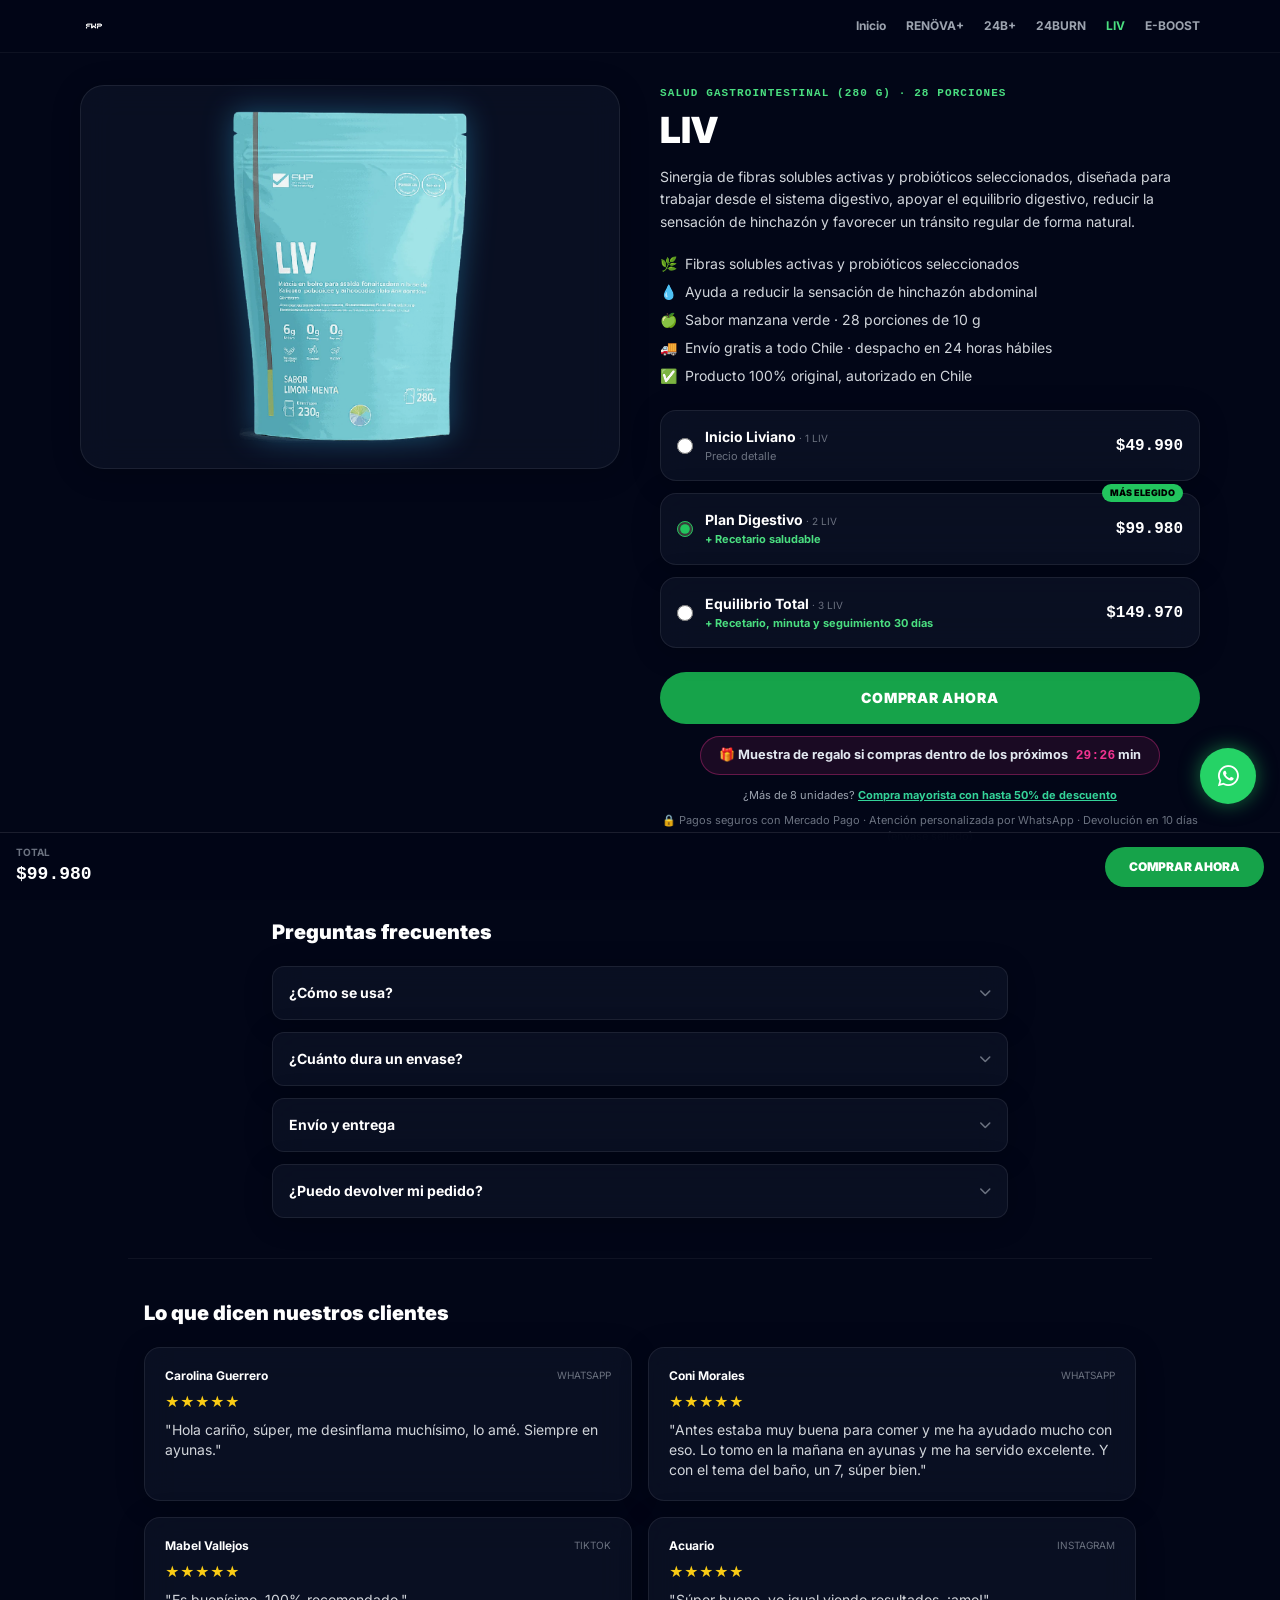
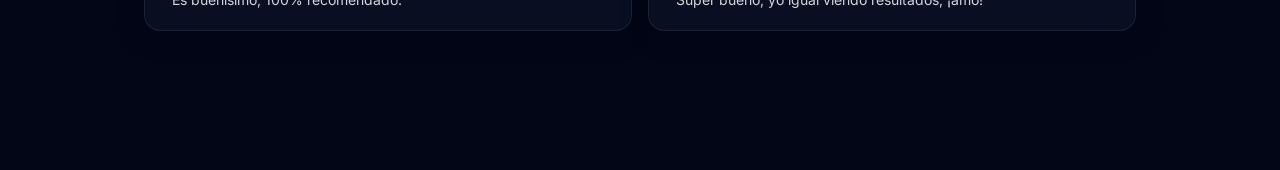
<file: liv.html>
<!DOCTYPE html>
<html lang="es" class="scroll-smooth">
<head>
    <meta charset="UTF-8">
    <meta name="viewport" content="width=device-width, initial-scale=1.0">
    <title>LIV | Salud Gastrointestinal | FWP Chile</title>
    <meta name="description" content="LIV — fibras solubles activas y probióticos para apoyar tu equilibrio digestivo y reducir la hinchazón. 28 porciones. Envío a todo Chile.">
    <meta property="og:type" content="website">
    <meta property="og:locale" content="es_CL">
    <meta property="og:site_name" content="FWP Chile">
    <meta property="og:title" content="LIV | Salud Gastrointestinal | FWP Chile">
    <meta property="og:description" content="LIV — fibras solubles activas y probióticos para apoyar tu equilibrio digestivo y reducir la hinchazón. 28 porciones. Envío a todo Chile.">
    <meta property="og:url" content="https://fwpchile.lat/liv.html">
    <meta property="og:image" content="https://fwpchile.lat/assets/img/og/liv.jpg">
    <meta property="og:image:width" content="1200">
    <meta property="og:image:height" content="630">
    <meta name="twitter:card" content="summary_large_image">
    <link rel="canonical" href="https://fwpchile.lat/liv.html">
    <meta name="theme-color" content="#020617">
    <link rel="preconnect" href="https://fonts.googleapis.com">
    <link rel="preconnect" href="https://fonts.gstatic.com" crossorigin>
    <link href="https://fonts.googleapis.com/css2?family=Inter:wght@400;500;600;700;800;900&display=swap" rel="stylesheet">
    <link href="assets/css/fontawesome-fwp.css?v=20261125l" rel="stylesheet">
    <link rel="stylesheet" href="assets/css/site.css?v=20261125l">
    <script src="assets/js/config.js?v=20261125l"></script>
    <link rel="icon" type="image/png" href="MOCKUP%20Productos/LOGO_FWP%20NEGRO.png">
    <link rel="apple-touch-icon" href="MOCKUP%20Productos/LOGO_FWP%20NEGRO.png">
</head>
<body class="bg-fwp-darker text-white font-sans antialiased" style="padding-bottom:100px;">

    <!-- NAV -->
    <nav class="sticky top-0 z-40 bg-fwp-darker/90 backdrop-blur-lg border-b border-white/5">
        <div class="max-w-6xl mx-auto px-4 py-3 flex items-center justify-between gap-4 overflow-x-auto">
            <a href="/" class="flex items-center gap-2 flex-shrink-0">
                <img src="MOCKUP%20Productos/LOGO_FWP%20NEGRO.png" alt="FWP" class="h-7 invert">
            </a>
            <div class="flex items-center gap-5 text-xs font-bold text-gray-400 whitespace-nowrap">
                <a href="/" class="hover:text-white transition-colors">Inicio</a>
                <a href="renova.html" class="hover:text-white transition-colors">RENÖVA+</a>
                <a href="24b.html" class="hover:text-white transition-colors">24B+</a>
                <a href="24burn.html" class="hover:text-white transition-colors">24BURN</a>
                <a href="liv.html" class="text-green-400">LIV</a>
                <a href="eboost.html" class="hover:text-white transition-colors">E-BOOST</a>
            </div>
        </div>
    </nav>

    <div class="max-w-6xl mx-auto px-4 py-8 grid md:grid-cols-2 gap-10">
        <!-- GALERÍA -->
        <div>
            <div class="glass-panel rounded-3xl p-6 flex items-center justify-center h-80 sm:h-96">
                <img src="assets/img/productos/liv.webp" alt="LIV" class="max-h-full object-contain glow-liv-img">
            </div>
        </div>

        <!-- INFO + COMPRA -->
        <div>
            <span class="text-[11px] font-bold text-green-400 uppercase tracking-widest block font-mono mb-2">Salud Gastrointestinal (280 g) · 28 porciones</span>
            <h1 class="text-3xl sm:text-4xl font-black text-white mb-4 leading-tight">LIV</h1>
            <p class="text-gray-300 text-sm leading-relaxed mb-5">Sinergia de fibras solubles activas y probióticos seleccionados, diseñada para trabajar desde el sistema digestivo, apoyar el equilibrio digestivo, reducir la sensación de hinchazón y favorecer un tránsito regular de forma natural.</p>

            <ul class="space-y-2 text-sm text-gray-300 mb-6">
                <li class="flex items-start gap-2"><span class="text-green-400">🌿</span> Fibras solubles activas y probióticos seleccionados</li>
                <li class="flex items-start gap-2"><span class="text-green-400">💧</span> Ayuda a reducir la sensación de hinchazón abdominal</li>
                <li class="flex items-start gap-2"><span class="text-green-400">🍏</span> Sabor manzana verde · 28 porciones de 10 g</li>
                <li class="flex items-start gap-2"><span class="text-green-400">🚚</span> Envío gratis a todo Chile · despacho en 24 horas hábiles</li>
                <li class="flex items-start gap-2"><span class="text-green-400">✅</span> Producto 100% original, autorizado en Chile</li>
            </ul>

            <!-- SELECTOR DE PACK -->
            <div class="space-y-3 mb-6">
                <label class="pack-option flex items-center justify-between gap-3 glass-panel border-2 border-white/10 rounded-2xl p-4 cursor-pointer transition-colors" data-qty="1" data-total="49990">
                    <div class="flex items-center gap-3">
                        <input type="radio" name="liv-pack" checked class="accent-green-500 w-4 h-4">
                        <div>
                            <span class="block text-sm font-bold text-white">Inicio Liviano <span class="text-[10px] font-normal text-gray-500">· 1 LIV</span></span>
                            <span class="block text-[11px] text-gray-500">Precio detalle</span>
                        </div>
                    </div>
                    <span class="font-black text-white font-mono">$49.990</span>
                </label>
                <label class="pack-option flex items-center justify-between gap-3 glass-panel border-2 border-green-500 rounded-2xl p-4 cursor-pointer transition-colors relative" data-qty="2" data-total="99980">
                    <span class="absolute -top-2.5 right-4 bg-green-500 text-black text-[9px] font-black px-2 py-0.5 rounded-full">MÁS ELEGIDO</span>
                    <div class="flex items-center gap-3">
                        <input type="radio" name="liv-pack" class="accent-green-500 w-4 h-4">
                        <div>
                            <span class="block text-sm font-bold text-white">Plan Digestivo <span class="text-[10px] font-normal text-gray-500">· 2 LIV</span></span>
                            <span class="block text-[11px] text-green-400 font-bold">+ Recetario saludable</span>
                        </div>
                    </div>
                    <span class="font-black text-white font-mono">$99.980</span>
                </label>
                <label class="pack-option flex items-center justify-between gap-3 glass-panel border-2 border-white/10 rounded-2xl p-4 cursor-pointer transition-colors" data-qty="3" data-total="149970">
                    <div class="flex items-center gap-3">
                        <input type="radio" name="liv-pack" class="accent-green-500 w-4 h-4">
                        <div>
                            <span class="block text-sm font-bold text-white">Equilibrio Total <span class="text-[10px] font-normal text-gray-500">· 3 LIV</span></span>
                            <span class="block text-[11px] text-green-400 font-bold">+ Recetario, minuta y seguimiento 30 días</span>
                        </div>
                    </div>
                    <span class="font-black text-white font-mono">$149.970</span>
                </label>
            </div>

            <button id="liv-cta" type="button" class="w-full py-4 bg-green-600 hover:bg-green-500 text-white font-black rounded-full text-center text-sm tracking-wider transition-colors mb-3">COMPRAR AHORA</button>
            <div class="text-center mb-3"><div class="cycle-badge" data-cycle><span>🎁 Muestra de regalo si compras dentro de los próximos</span> <span><span class="cycle-time" data-cycle-time>30:00</span> min</span></div></div>
            <p class="text-center text-[11px] text-gray-400 mb-2">¿Más de 8 unidades? <a href="/#calculadora-canastas" class="text-emerald-400 font-bold underline">Compra mayorista con hasta 50% de descuento</a></p>
            <p class="text-center text-[11px] text-gray-500">🔒 Pagos seguros con Mercado Pago · Atención personalizada por WhatsApp · Devolución en 10 días (envase sellado)</p>
        </div>
    </div>

    <!-- FAQ -->
    <div class="max-w-3xl mx-auto px-4 py-10 border-t border-white/5">
        <h2 class="text-xl font-black text-white mb-5">Preguntas frecuentes</h2>
        <div class="space-y-3" id="liv-faq">
            <div class="glass-panel rounded-xl overflow-hidden">
                <button type="button" class="faq-q w-full text-left p-4 flex justify-between items-center text-sm font-bold text-white">¿Cómo se usa? <i class="fas fa-chevron-down text-xs text-gray-500 transition-transform"></i></button>
                <div class="faq-a hidden px-4 pb-4 text-sm text-gray-400">Disuelve 1 scoop (10 g) en 200 ml de agua y remueve unos segundos. Se recomienda 1 vez al día.</div>
            </div>
            <div class="glass-panel rounded-xl overflow-hidden">
                <button type="button" class="faq-q w-full text-left p-4 flex justify-between items-center text-sm font-bold text-white">¿Cuánto dura un envase? <i class="fas fa-chevron-down text-xs text-gray-500 transition-transform"></i></button>
                <div class="faq-a hidden px-4 pb-4 text-sm text-gray-400">Cada envase trae 28 porciones de 10 g — tomando 1 al día, te dura 28 días (4 semanas).</div>
            </div>
            <div class="glass-panel rounded-xl overflow-hidden">
                <button type="button" class="faq-q w-full text-left p-4 flex justify-between items-center text-sm font-bold text-white">Envío y entrega <i class="fas fa-chevron-down text-xs text-gray-500 transition-transform"></i></button>
                <div class="faq-a hidden px-4 pb-4 text-sm text-gray-400">Envío gratis a todo Chile. Tu pedido se procesa dentro de las 24 horas hábiles siguientes a la confirmación de tu pago.</div>
            </div>
            <div class="glass-panel rounded-xl overflow-hidden">
                <button type="button" class="faq-q w-full text-left p-4 flex justify-between items-center text-sm font-bold text-white">¿Puedo devolver mi pedido? <i class="fas fa-chevron-down text-xs text-gray-500 transition-transform"></i></button>
                <div class="faq-a hidden px-4 pb-4 text-sm text-gray-400">Sí. Tienes 10 días corridos desde que recibes tu pedido para devolverlo y recibir tu reembolso, siempre que el envase esté sellado y sin abrir. Escríbenos por WhatsApp y coordinamos la devolución. Esto no limita tus derechos legales como consumidor.</div>
            </div>
        </div>
    </div>

    <!-- TESTIMONIOS -->
    <div class="max-w-5xl mx-auto px-4 py-10 border-t border-white/5">
        <h2 class="text-xl font-black text-white mb-5">Lo que dicen nuestros clientes</h2>
        <div class="grid sm:grid-cols-2 gap-4">
            <div class="glass-panel p-5 rounded-2xl"><div class="flex items-center justify-between mb-2"><span class="text-xs font-bold text-white">Carolina Guerrero</span><span class="text-[10px] text-gray-500 uppercase">WhatsApp</span></div><div class="flex gap-0.5 mb-2 text-yellow-400 text-sm">★★★★★</div><p class="text-gray-300 text-sm">"Hola cariño, súper, me desinflama muchísimo, lo amé. Siempre en ayunas."</p></div>
            <div class="glass-panel p-5 rounded-2xl"><div class="flex items-center justify-between mb-2"><span class="text-xs font-bold text-white">Coni Morales</span><span class="text-[10px] text-gray-500 uppercase">WhatsApp</span></div><div class="flex gap-0.5 mb-2 text-yellow-400 text-sm">★★★★★</div><p class="text-gray-300 text-sm">"Antes estaba muy buena para comer y me ha ayudado mucho con eso. Lo tomo en la mañana en ayunas y me ha servido excelente. Y con el tema del baño, un 7, súper bien."</p></div>
            <div class="glass-panel p-5 rounded-2xl"><div class="flex items-center justify-between mb-2"><span class="text-xs font-bold text-white">Mabel Vallejos</span><span class="text-[10px] text-gray-500 uppercase">TikTok</span></div><div class="flex gap-0.5 mb-2 text-yellow-400 text-sm">★★★★★</div><p class="text-gray-300 text-sm">"Es buenísimo, 100% recomendado."</p></div>
            <div class="glass-panel p-5 rounded-2xl"><div class="flex items-center justify-between mb-2"><span class="text-xs font-bold text-white">Acuario</span><span class="text-[10px] text-gray-500 uppercase">Instagram</span></div><div class="flex gap-0.5 mb-2 text-yellow-400 text-sm">★★★★★</div><p class="text-gray-300 text-sm">"Súper bueno, yo igual viendo resultados, ¡amo!"</p></div>
        </div>
    </div>

    <!-- STICKY BAR -->
    <div id="sticky-bar" class="fixed bottom-0 left-0 right-0 z-50 bg-fwp-darker/95 backdrop-blur-lg border-t border-white/10 px-4 py-3 flex items-center justify-between gap-3">
        <div>
            <span class="block text-[10px] text-gray-500 uppercase font-bold">Total</span>
            <span id="sticky-price" class="font-black text-white text-lg font-mono">$49.990</span>
        </div>
        <button id="sticky-cta" type="button" class="bg-green-600 hover:bg-green-500 text-white font-black px-6 py-3 rounded-full text-xs">COMPRAR AHORA</button>
    </div>

    <a href="#" data-whatsapp-location="liv-page" data-whatsapp-message="¡Hola!%20Tengo%20una%20consulta%20sobre%20LIV." target="_blank" rel="noopener noreferrer" aria-label="Escríbeme al WhatsApp" class="fixed bottom-24 right-6 z-50 bg-[#25D366] text-white w-14 h-14 rounded-full flex items-center justify-center text-2xl shadow-[0_0_20px_rgba(37,211,102,0.5)] hover:scale-110 transition-transform">
        <i class="fab fa-whatsapp"></i>
    </a>

    <script src="assets/js/analytics.js?v=20261125l" defer></script>
    <script src="assets/js/helpers.js?v=20261125l" defer></script>
    <script src="assets/js/whatsapp.js?v=20261125l" defer></script>
    <script src="assets/js/terms.js?v=20261125l" defer></script>
    <script src="assets/js/checkout.js?v=20261125l" defer></script>
    <script src="assets/js/cycle-countdown.js?v=20261125l" defer></script>
    <script>
    document.addEventListener('DOMContentLoaded', function () {
        window.FWP_ANALYTICS && window.FWP_ANALYTICS.track('ViewContent', { content_name: 'LIV', content_type: 'product', content_ids: ['liv'], value: 49990, currency: 'CLP' }, { dedupeKey: 'viewcontent-liv' });
        const options = document.querySelectorAll('.pack-option');
        const stickyPrice = document.getElementById('sticky-price');
        let selected = options[0];

        function select(opt) {
            options.forEach(o => { o.classList.remove('border-green-500'); o.classList.add('border-white/10'); o.querySelector('input').checked = false; });
            opt.classList.remove('border-white/10'); opt.classList.add('border-green-500');
            opt.querySelector('input').checked = true;
            selected = opt;
            const total = opt.getAttribute('data-total');
            stickyPrice.textContent = '$' + Number(total).toLocaleString('es-CL');
        }
        options.forEach(o => o.addEventListener('click', () => select(o)));
        select(options[1]);

        function buy() {
            const qty = parseInt(selected.getAttribute('data-qty'), 10);
            window.FWP_CHECKOUT && window.FWP_CHECKOUT.checkout([{ key: 'liv', qty: qty }], { label: 'LIV x' + qty });
        }
        document.getElementById('liv-cta').addEventListener('click', buy);
        document.getElementById('sticky-cta').addEventListener('click', buy);

        window.FWP_WHATSAPP && window.FWP_WHATSAPP.bindLinks();

        document.querySelectorAll('.faq-q').forEach(function (btn) {
            btn.addEventListener('click', function () {
                const a = btn.nextElementSibling;
                const icon = btn.querySelector('i');
                a.classList.toggle('hidden');
                icon.classList.toggle('rotate-180');
            });
        });
    });
    </script>
</body>
</html>
</file>
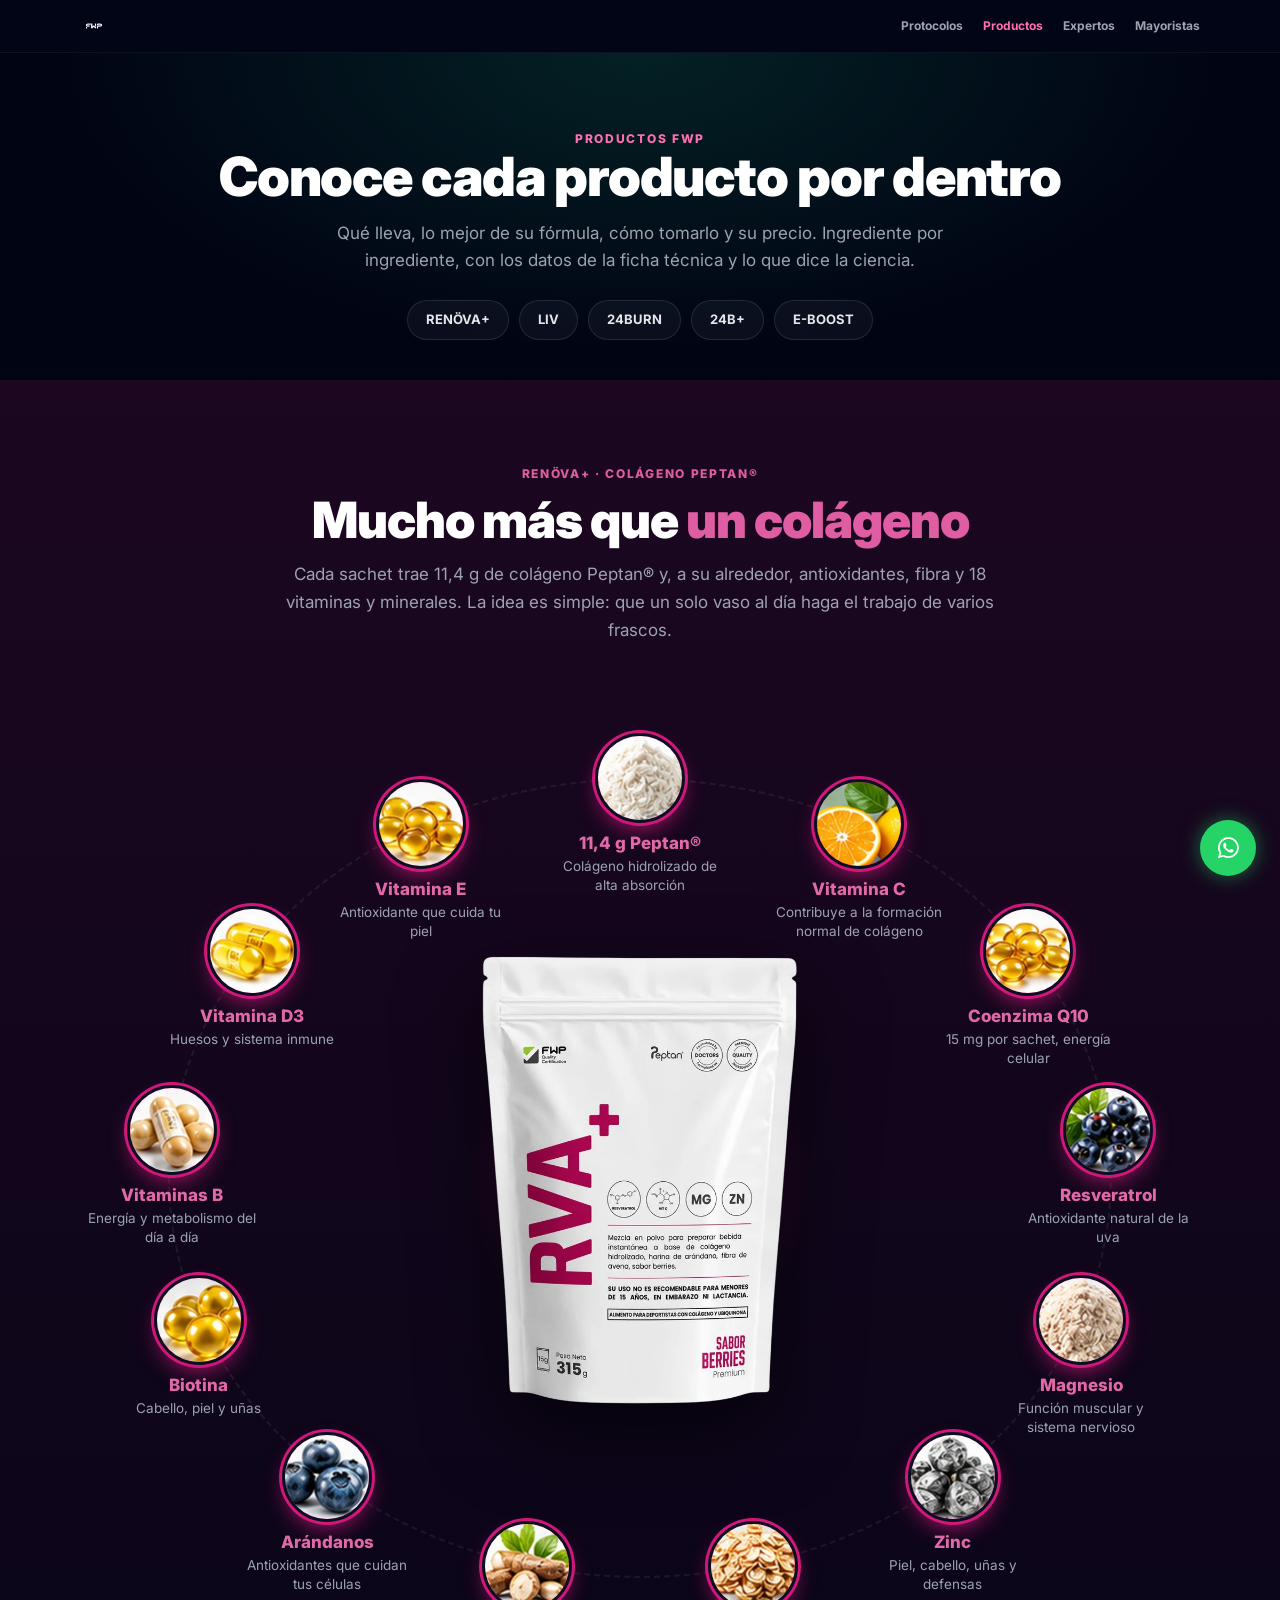
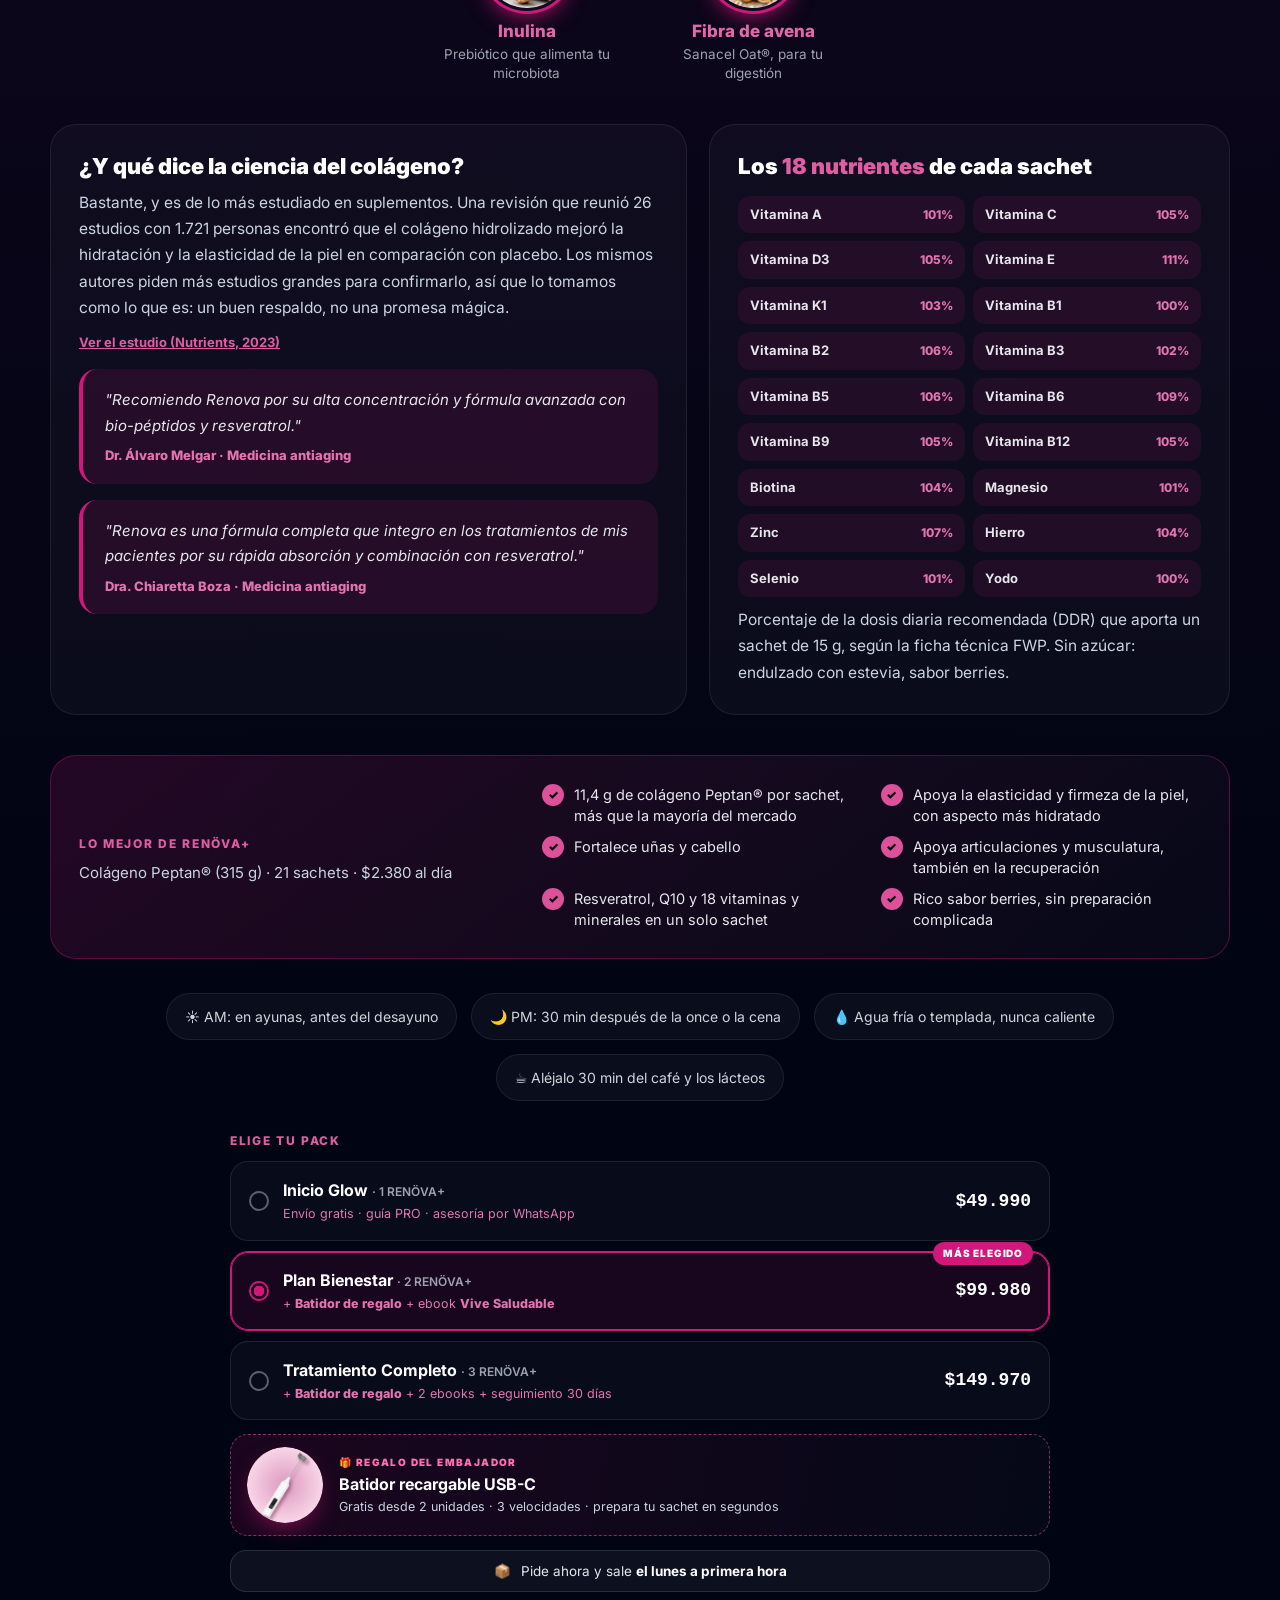
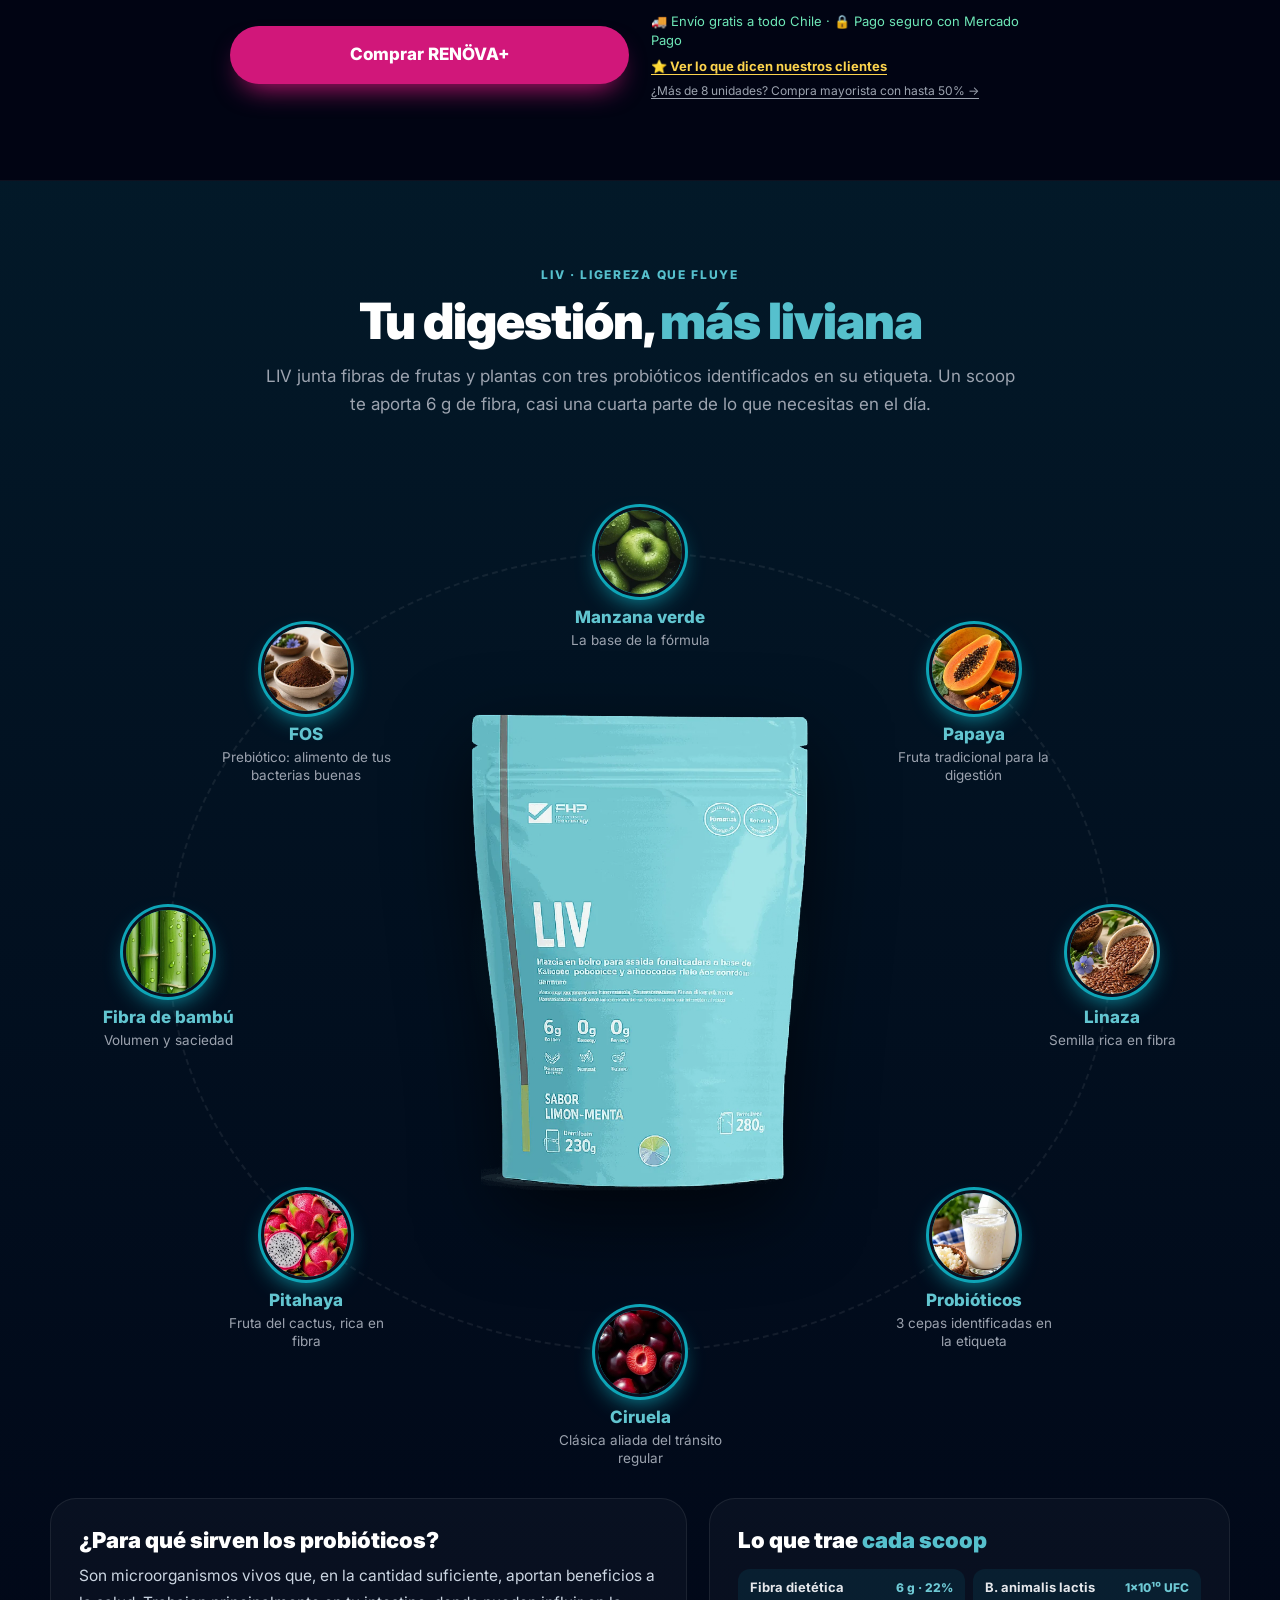
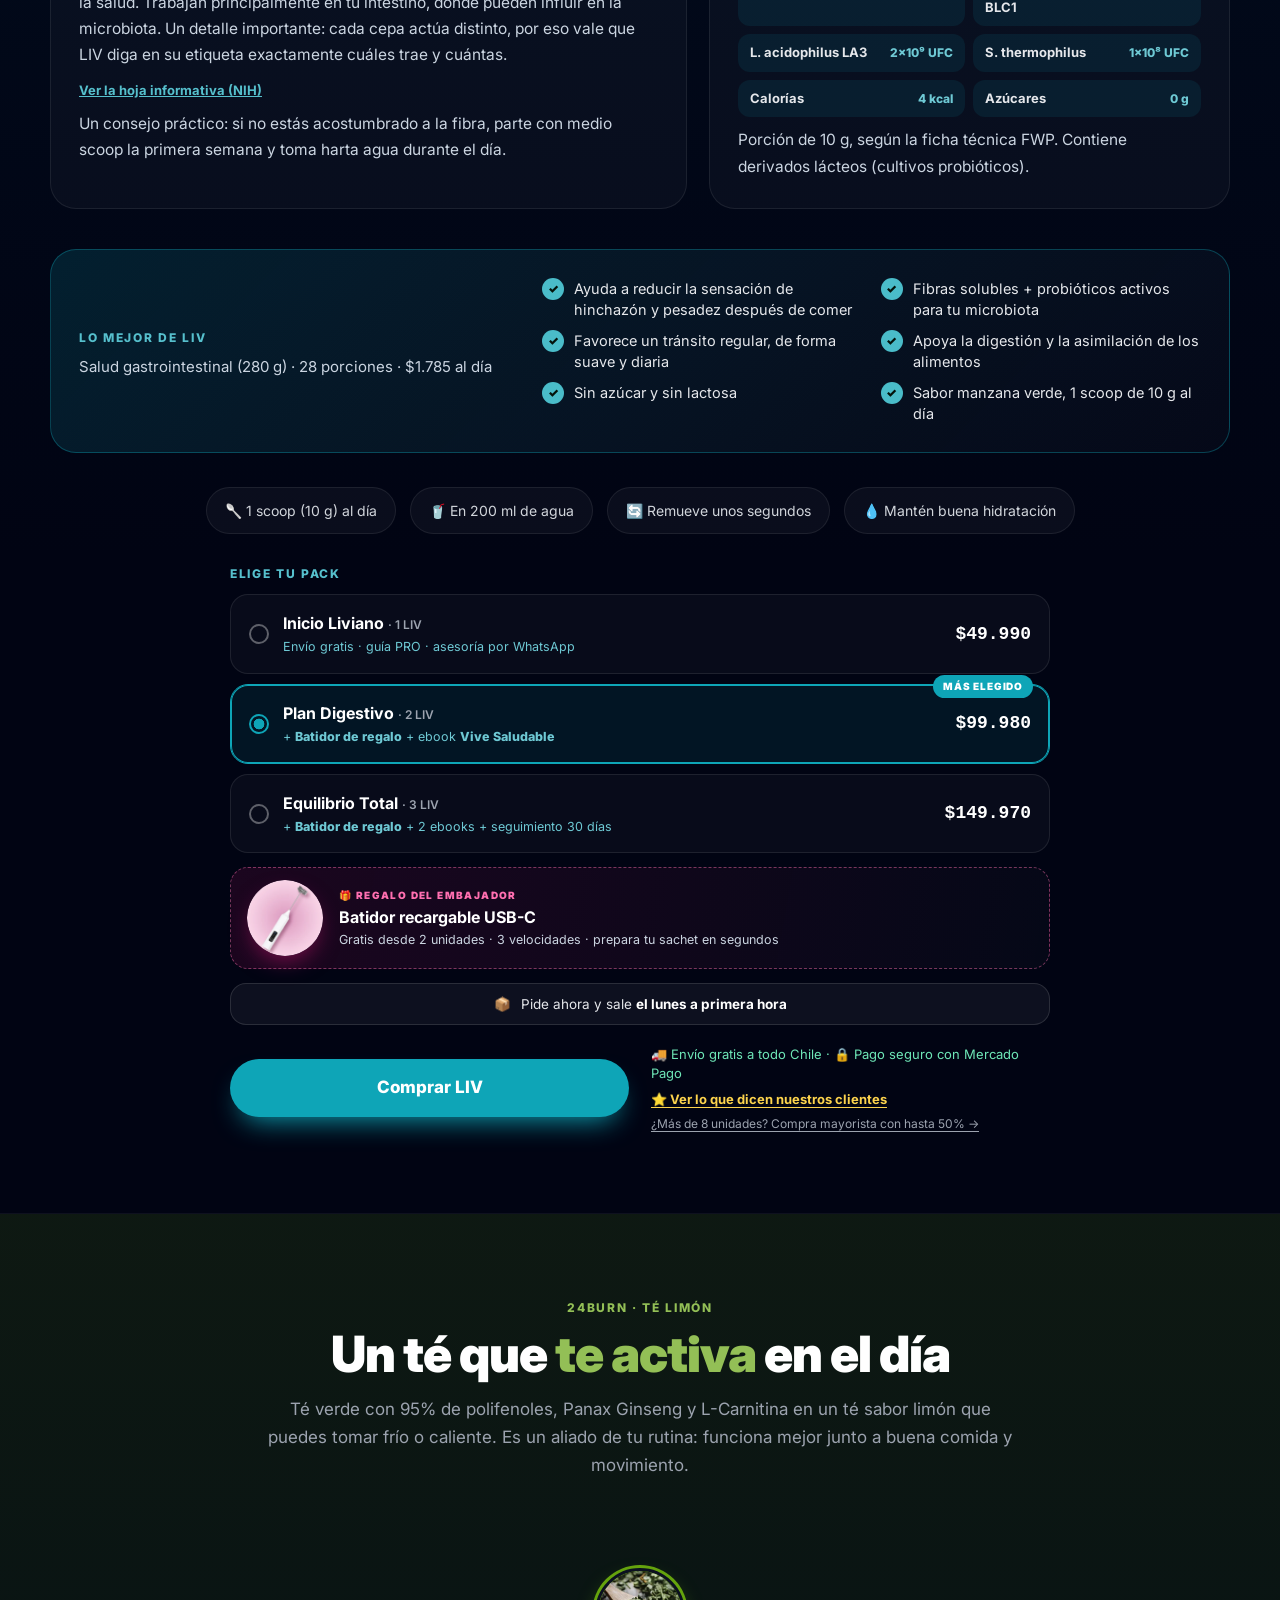
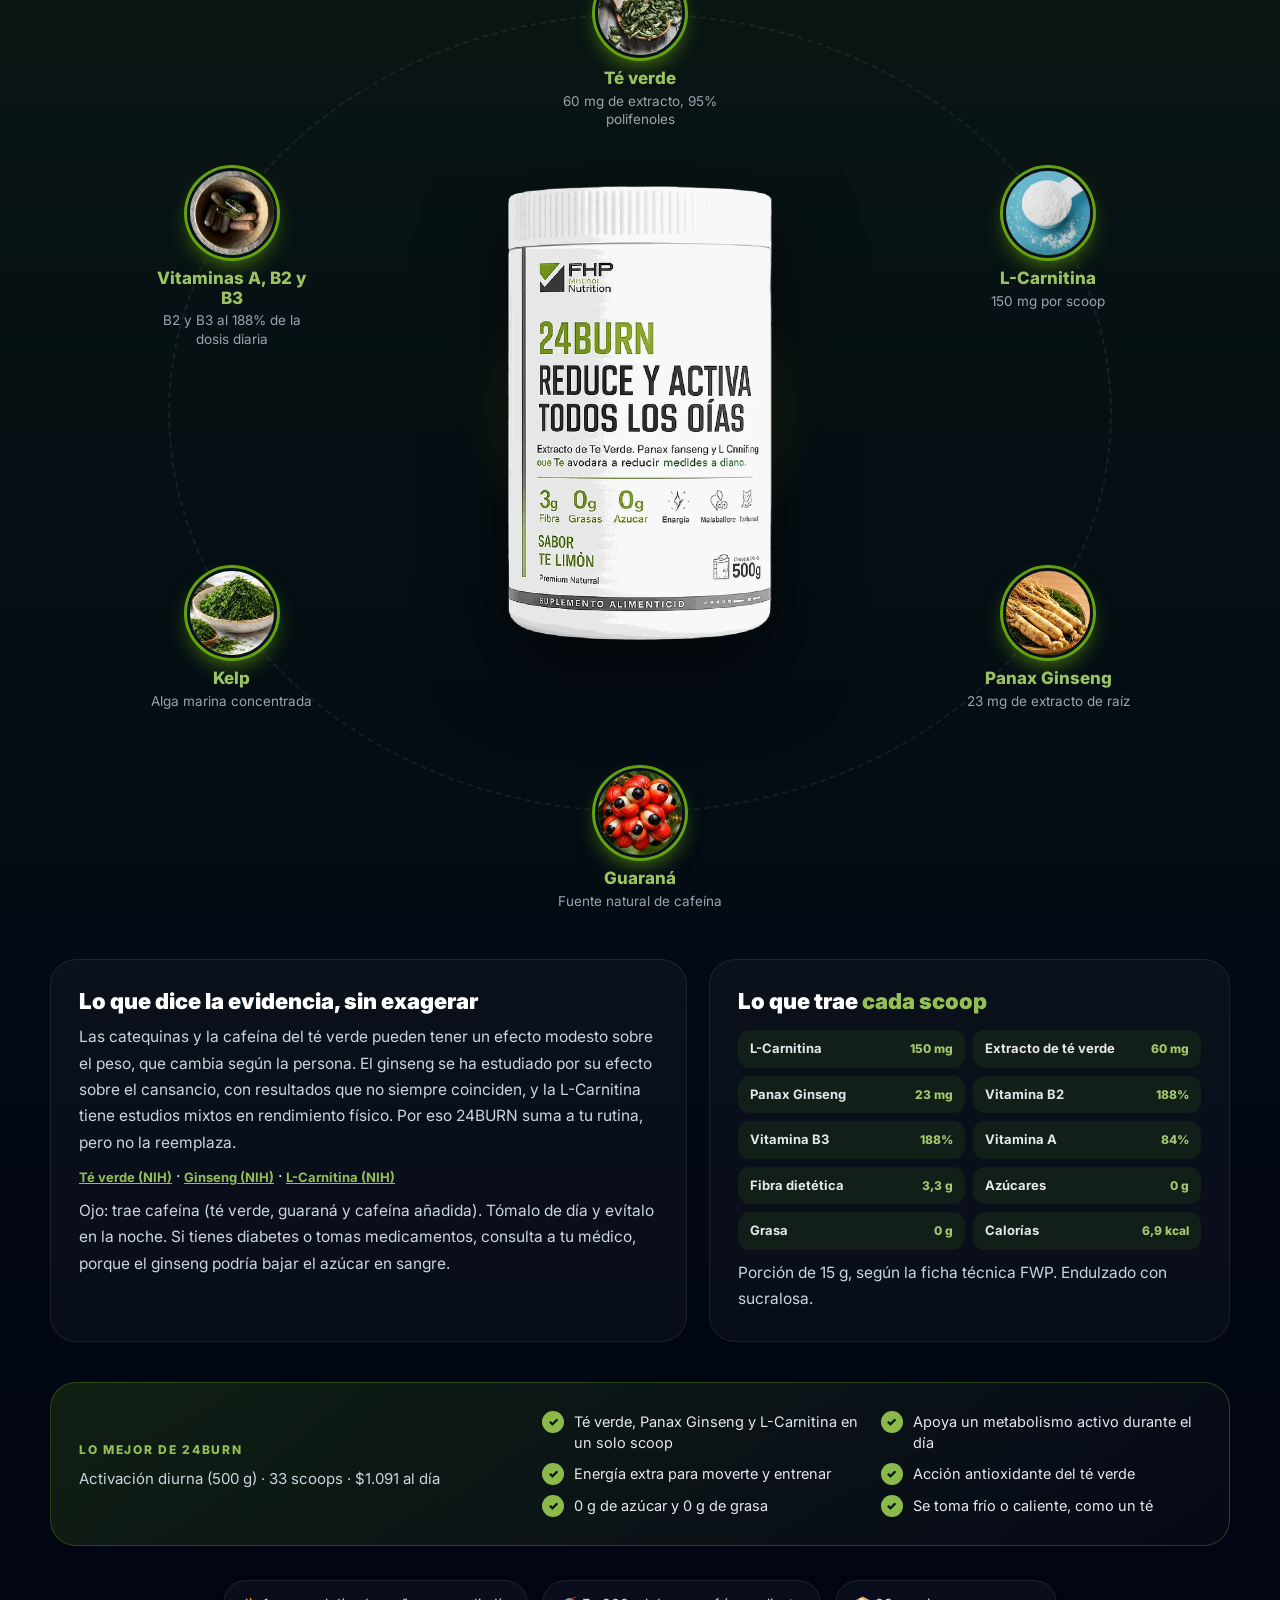
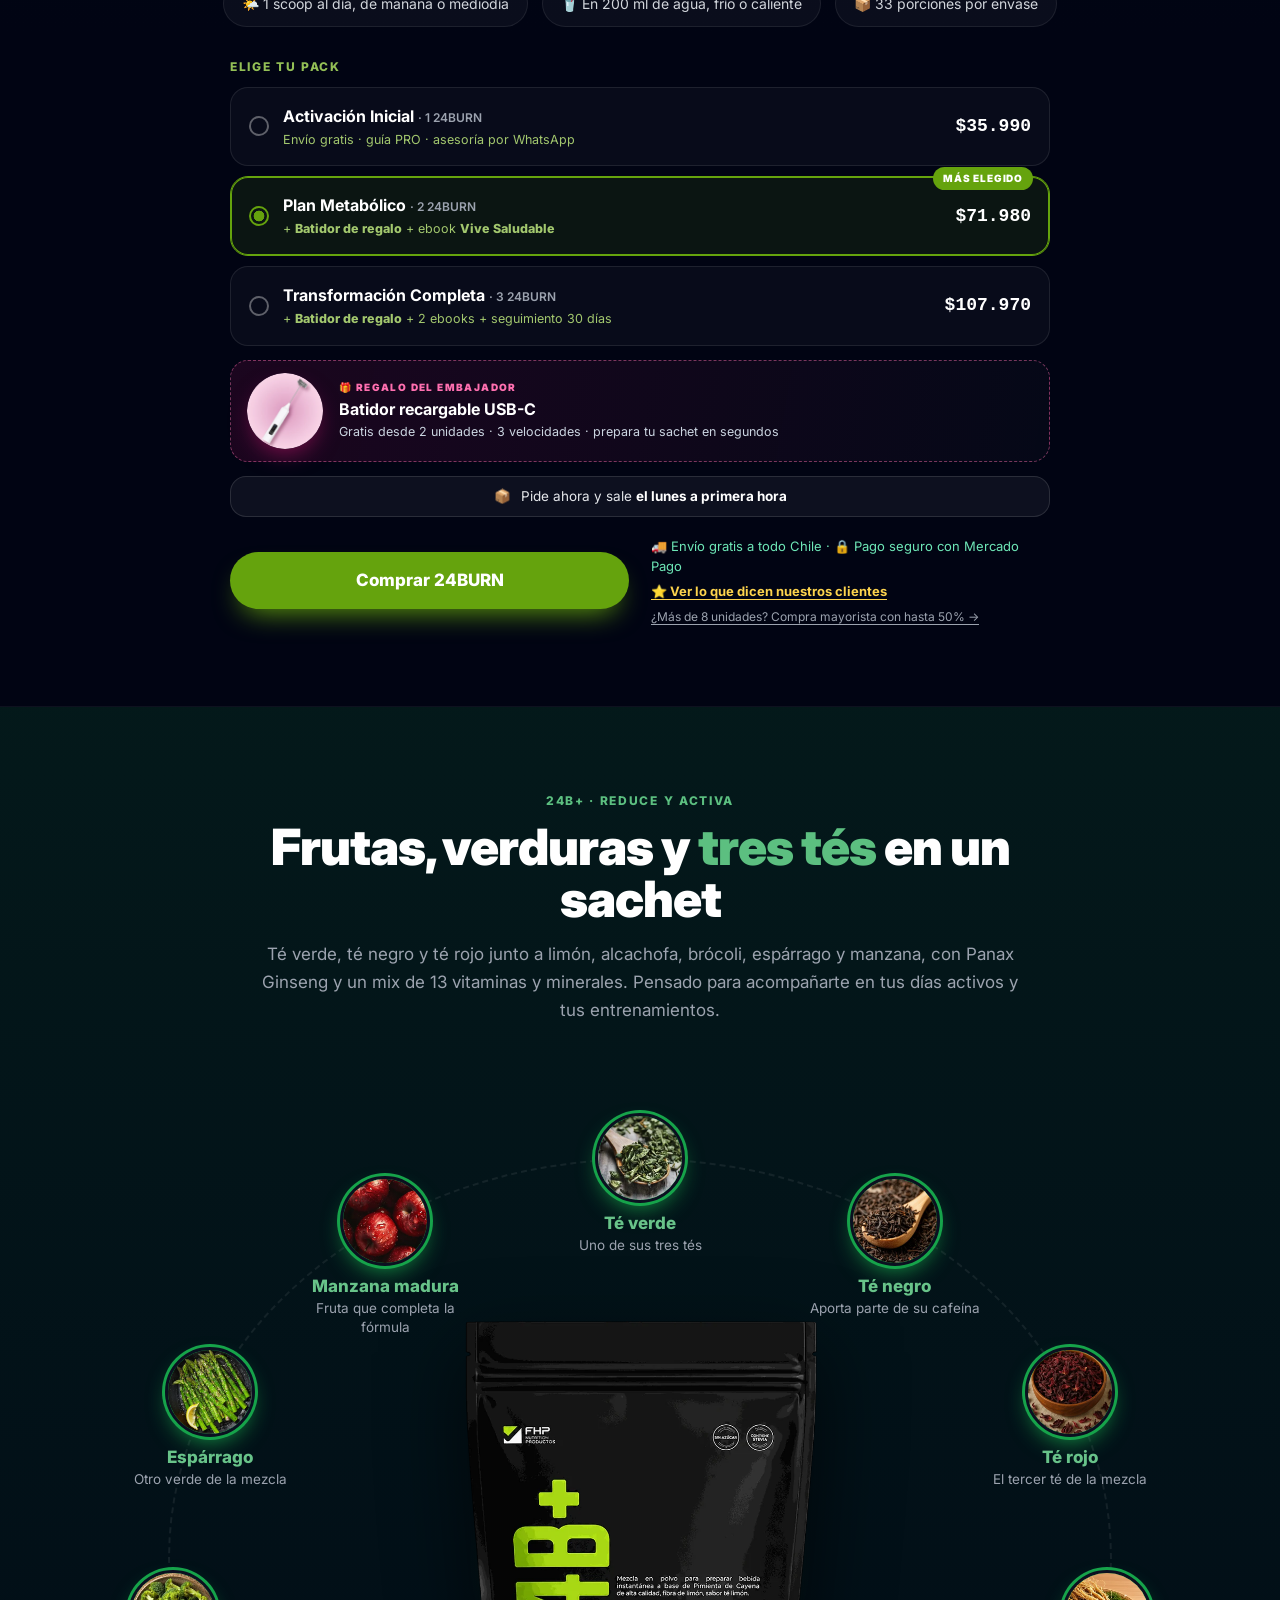
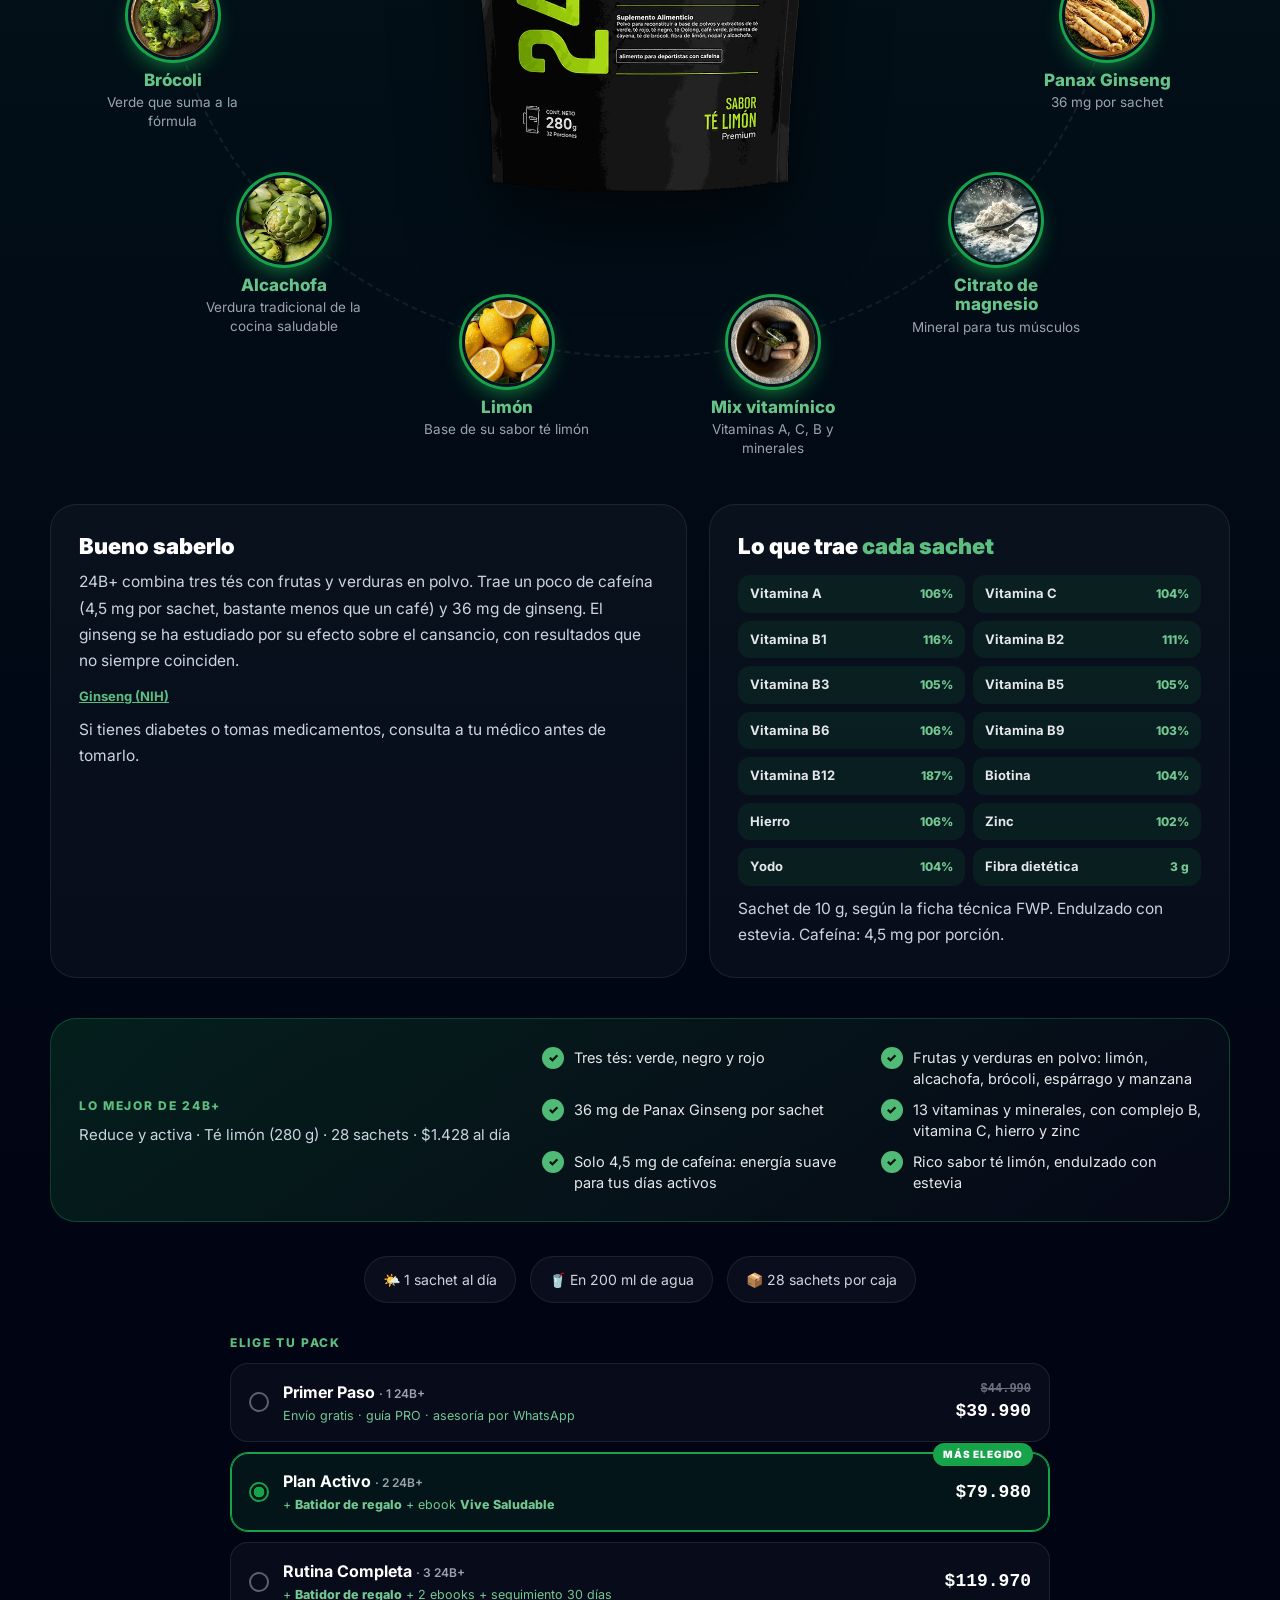
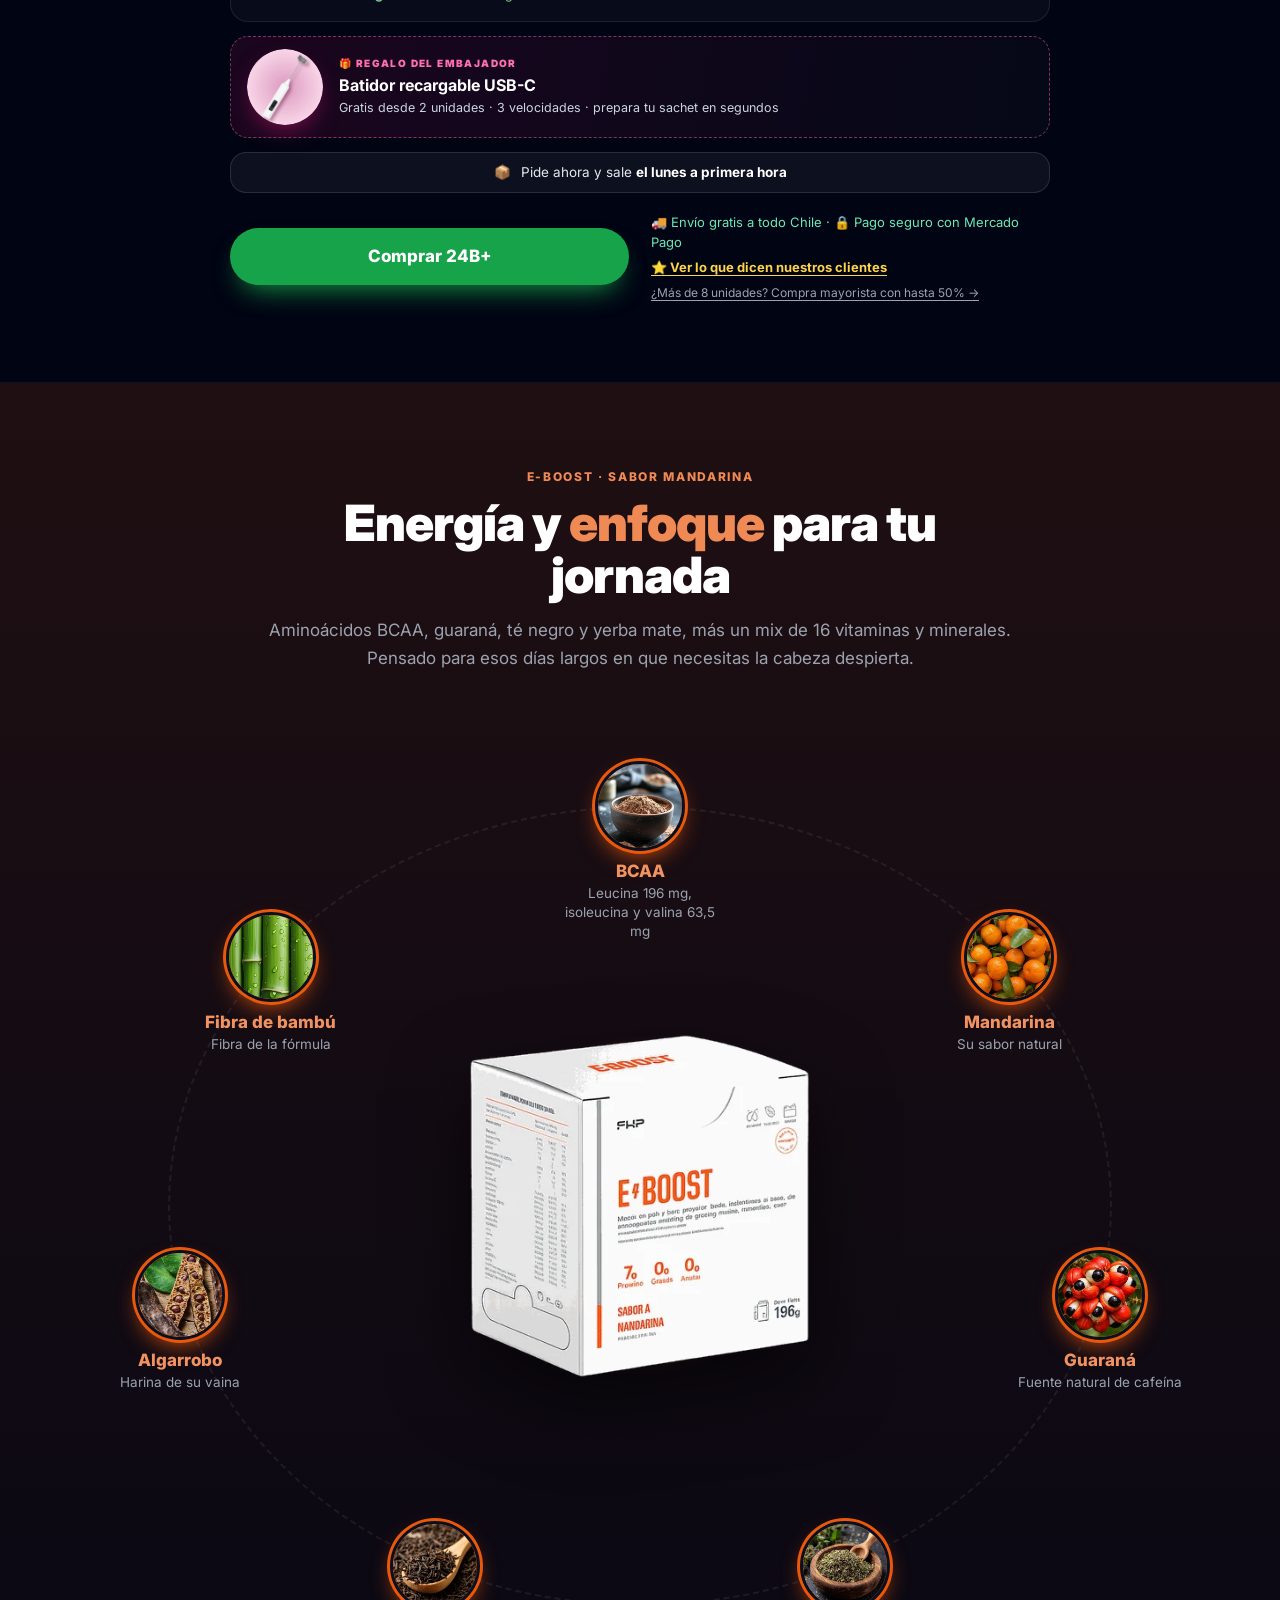
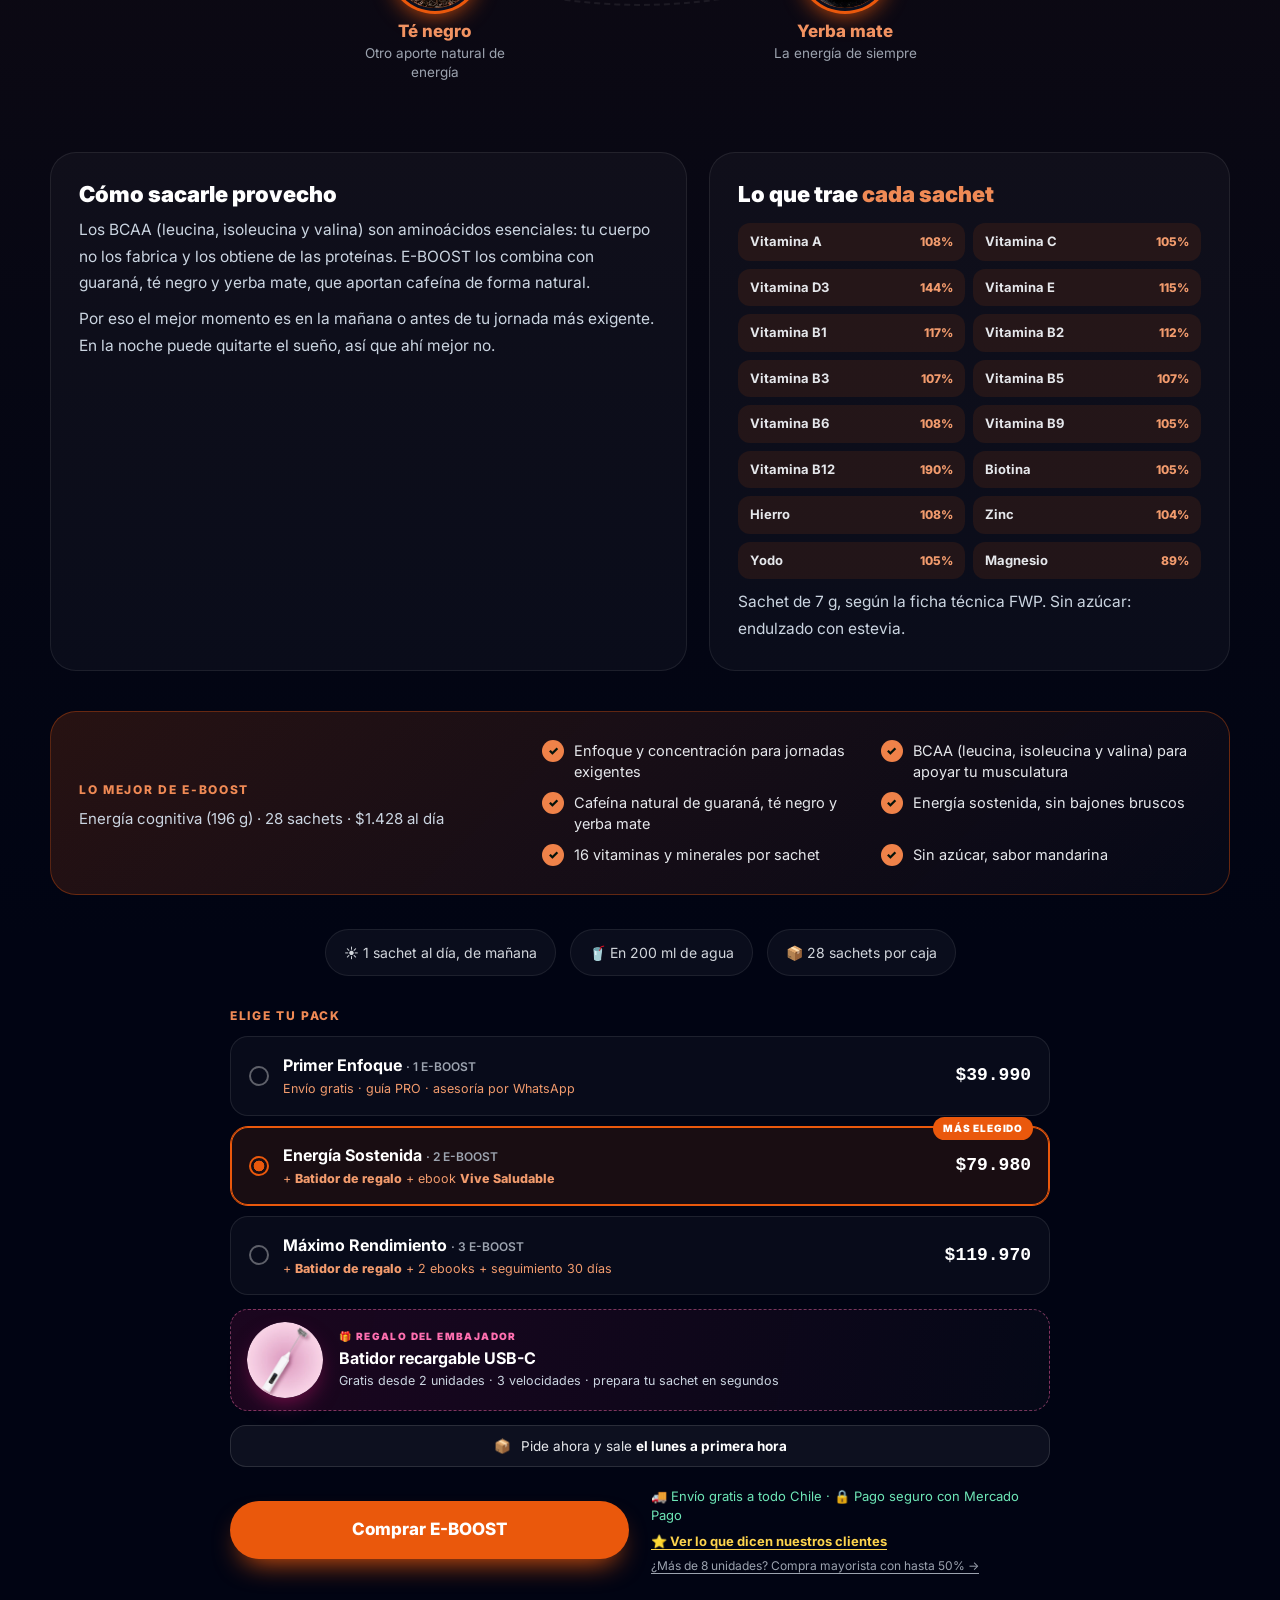
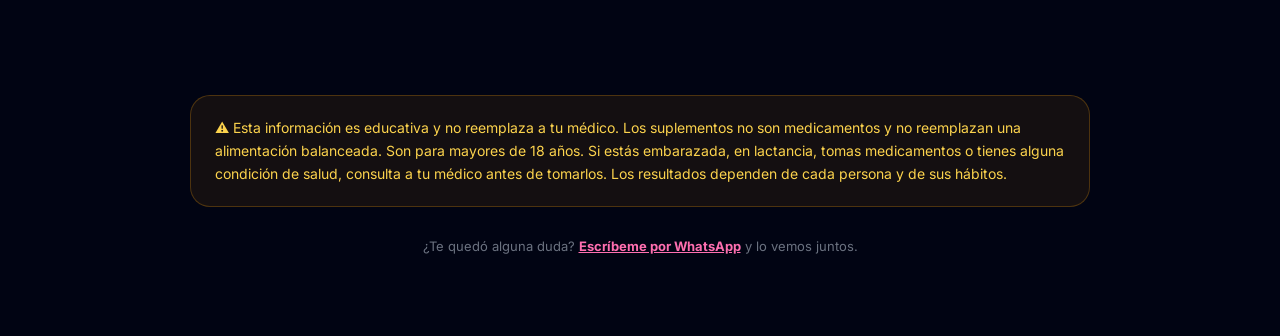
<file: productos.html>
<!DOCTYPE html>
<html lang="es" class="scroll-smooth">
<head>
    <meta charset="UTF-8">
    <meta name="viewport" content="width=device-width, initial-scale=1.0">
    <title>Productos FWP | Qué lleva cada uno y lo mejor de su fórmula | FWP Chile</title>
    <meta name="description" content="Mira qué lleva RENÖVA+, LIV, 24BURN y E-BOOST: colágeno Peptan® y sus 18 nutrientes, probióticos, té verde, ginseng, BCAA y más, con lo que dice la ciencia.">
    <link rel="canonical" href="https://fwpchile.lat/productos.html">
    <meta name="theme-color" content="#020617">
    <meta property="og:type" content="website">
    <meta property="og:locale" content="es_CL">
    <meta property="og:site_name" content="FWP Chile">
    <meta property="og:title" content="Productos FWP | Qué lleva cada uno y lo mejor de su fórmula | FWP Chile">
    <meta property="og:description" content="Mira qué lleva cada producto FWP, ingrediente por ingrediente, y lo mejor de cada uno.">
    <meta property="og:url" content="https://fwpchile.lat/productos.html">
    <meta property="og:image" content="https://fwpchile.lat/assets/img/og/fwp-chile.jpg">
    <meta property="og:image:width" content="1200">
    <meta property="og:image:height" content="630">
    <meta name="twitter:card" content="summary_large_image">
    <link rel="icon" type="image/png" href="MOCKUP%20Productos/LOGO_FWP%20NEGRO.png">
    <link rel="preconnect" href="https://fonts.googleapis.com">
    <link rel="preconnect" href="https://fonts.gstatic.com" crossorigin>
    <link href="https://fonts.googleapis.com/css2?family=Inter:wght@400;500;600;700;800;900&display=swap" rel="stylesheet">
    <link href="assets/css/fontawesome-fwp.css?v=20261126b" rel="stylesheet">
    <link rel="stylesheet" href="assets/css/site.css?v=20261126b">
    <link rel="stylesheet" href="assets/css/ingredientes.css?v=20261126b">
    <script src="assets/js/config.js?v=20261126b"></script>
</head>
<body class="pf-body antialiased">
    <nav class="sticky top-0 z-40 bg-fwp-darker/90 backdrop-blur-lg border-b border-white/5">
        <div class="max-w-6xl mx-auto px-4 py-3 flex items-center justify-between gap-4 overflow-x-auto">
            <a href="/" class="flex items-center gap-2 flex-shrink-0"><img src="MOCKUP%20Productos/LOGO_FWP%20NEGRO.png" alt="FWP" class="h-7 invert"></a>
            <div class="flex items-center gap-5 text-xs font-bold text-gray-400 whitespace-nowrap">
                <a href="/#diagnostico" class="hover:text-white transition-colors">Protocolos</a>
                <a href="productos.html" style="color:#ff6fb0">Productos</a>
                <a href="/#expertos" class="hover:text-white transition-colors">Expertos</a>
                <a href="/#emprende" class="hover:text-white transition-colors">Mayoristas</a>
            </div>
        </div>
    </nav>

    <header class="pf-hero">
        <span class="pf-kicker" style="color:#ff6fb0">Productos FWP</span>
        <h1>Conoce cada producto por dentro</h1>
        <p>Qué lleva, lo mejor de su fórmula, cómo tomarlo y su precio. Ingrediente por ingrediente, con los datos de la ficha técnica y lo que dice la ciencia.</p>
        <div class="pf-jump"><a href="#renova">RENÖVA+</a><a href="#liv">LIV</a><a href="#24burn">24BURN</a><a href="#24b">24B+</a><a href="#eboost">E-BOOST</a></div>
    </header>

    <section class="pf" id="renova" style="--c:#d1177a;--soft:#fdf0f6;--soft2:#fbd5e6;--c3:#9d174d">
      <div class="pf-inner">
        <div class="pf-head">
          <span class="pf-kicker">RENÖVA+ · Colágeno Peptan®</span>
          <h2>Mucho más que <em>un colágeno</em></h2>
          <p>Cada sachet trae 11,4 g de colágeno Peptan® y, a su alrededor, antioxidantes, fibra y 18 vitaminas y minerales. La idea es simple: que un solo vaso al día haga el trabajo de varios frascos.</p>
        </div>
        <div class="pf-orbit">
          <div class="pf-center"><img src="assets/img/productos/renova.webp" alt="RENÖVA+"></div>
          <div class="pf-ing pos-b" style="--x:50.0%;--y:10.0%"><div class="pf-dot"><img src="assets/img/ingredientes/rva-peptan.webp" alt="11,4 g Peptan®" loading="lazy"></div><div class="pf-txt"><b>11,4 g Peptan®</b><small>Colágeno hidrolizado de alta absorción</small></div></div><div class="pf-ing pos-b" style="--x:68.6%;--y:14.6%"><div class="pf-dot"><img src="assets/img/ingredientes/rva-vitamina-c.webp" alt="Vitamina C" loading="lazy"></div><div class="pf-txt"><b>Vitamina C</b><small>Contribuye a la formación normal de colágeno</small></div></div><div class="pf-ing pos-b" style="--x:82.9%;--y:27.3%"><div class="pf-dot"><img src="assets/img/ingredientes/rva-coq10.webp" alt="Coenzima Q10" loading="lazy"></div><div class="pf-txt"><b>Coenzima Q10</b><small>15 mg por sachet, energía celular</small></div></div><div class="pf-ing pos-b" style="--x:89.7%;--y:45.2%"><div class="pf-dot"><img src="assets/img/ingredientes/rva-resveratrol.webp" alt="Resveratrol" loading="lazy"></div><div class="pf-txt"><b>Resveratrol</b><small>Antioxidante natural de la uva</small></div></div><div class="pf-ing pos-b" style="--x:87.4%;--y:64.2%"><div class="pf-dot"><img src="assets/img/ingredientes/rva-magnesio.webp" alt="Magnesio" loading="lazy"></div><div class="pf-txt"><b>Magnesio</b><small>Función muscular y sistema nervioso</small></div></div><div class="pf-ing pos-b" style="--x:76.5%;--y:79.9%"><div class="pf-dot"><img src="assets/img/ingredientes/rva-zinc.webp" alt="Zinc" loading="lazy"></div><div class="pf-txt"><b>Zinc</b><small>Piel, cabello, uñas y defensas</small></div></div><div class="pf-ing pos-b" style="--x:59.6%;--y:88.8%"><div class="pf-dot"><img src="assets/img/ingredientes/rva-avena.webp" alt="Fibra de avena" loading="lazy"></div><div class="pf-txt"><b>Fibra de avena</b><small>Sanacel Oat®, para tu digestión</small></div></div><div class="pf-ing pos-b" style="--x:40.4%;--y:88.8%"><div class="pf-dot"><img src="assets/img/ingredientes/rva-inulina.webp" alt="Inulina" loading="lazy"></div><div class="pf-txt"><b>Inulina</b><small>Prebiótico que alimenta tu microbiota</small></div></div><div class="pf-ing pos-b" style="--x:23.5%;--y:79.9%"><div class="pf-dot"><img src="assets/img/ingredientes/rva-arandanos.webp" alt="Arándanos" loading="lazy"></div><div class="pf-txt"><b>Arándanos</b><small>Antioxidantes que cuidan tus células</small></div></div><div class="pf-ing pos-b" style="--x:12.6%;--y:64.2%"><div class="pf-dot"><img src="assets/img/ingredientes/rva-biotina.webp" alt="Biotina" loading="lazy"></div><div class="pf-txt"><b>Biotina</b><small>Cabello, piel y uñas</small></div></div><div class="pf-ing pos-b" style="--x:10.3%;--y:45.2%"><div class="pf-dot"><img src="assets/img/ingredientes/rva-vitaminas-b.webp" alt="Vitaminas B" loading="lazy"></div><div class="pf-txt"><b>Vitaminas B</b><small>Energía y metabolismo del día a día</small></div></div><div class="pf-ing pos-b" style="--x:17.1%;--y:27.3%"><div class="pf-dot"><img src="assets/img/ingredientes/rva-vitamina-d.webp" alt="Vitamina D3" loading="lazy"></div><div class="pf-txt"><b>Vitamina D3</b><small>Huesos y sistema inmune</small></div></div><div class="pf-ing pos-b" style="--x:31.4%;--y:14.6%"><div class="pf-dot"><img src="assets/img/ingredientes/rva-vitamina-e.webp" alt="Vitamina E" loading="lazy"></div><div class="pf-txt"><b>Vitamina E</b><small>Antioxidante que cuida tu piel</small></div></div>
        </div>
        <div class="pf-row">
          <div class="pf-card"><h3>¿Y qué dice la ciencia del colágeno?</h3><p>Bastante, y es de lo más estudiado en suplementos. Una revisión que reunió 26 estudios con 1.721 personas encontró que el colágeno hidrolizado mejoró la hidratación y la elasticidad de la piel en comparación con placebo. Los mismos autores piden más estudios grandes para confirmarlo, así que lo tomamos como lo que es: un buen respaldo, no una promesa mágica.</p>
<a class="pf-src" href="https://pubmed.ncbi.nlm.nih.gov/37432180" target="_blank" rel="noopener">Ver el estudio (Nutrients, 2023)</a>
<div class="pf-quote"><p>"Recomiendo Renova por su alta concentración y fórmula avanzada con bio-péptidos y resveratrol."</p><cite>Dr. Álvaro Melgar · Medicina antiaging</cite></div>
<div class="pf-quote"><p>"Renova es una fórmula completa que integro en los tratamientos de mis pacientes por su rápida absorción y combinación con resveratrol."</p><cite>Dra. Chiaretta Boza · Medicina antiaging</cite></div></div>
          <div class="pf-card pf-nutri"><h3>Los <span>18 nutrientes</span> de cada sachet</h3><div class="pf-chips"><div class="pf-chip"><strong>Vitamina A</strong><em>101%</em></div><div class="pf-chip"><strong>Vitamina C</strong><em>105%</em></div><div class="pf-chip"><strong>Vitamina D3</strong><em>105%</em></div><div class="pf-chip"><strong>Vitamina E</strong><em>111%</em></div><div class="pf-chip"><strong>Vitamina K1</strong><em>103%</em></div><div class="pf-chip"><strong>Vitamina B1</strong><em>100%</em></div><div class="pf-chip"><strong>Vitamina B2</strong><em>106%</em></div><div class="pf-chip"><strong>Vitamina B3</strong><em>102%</em></div><div class="pf-chip"><strong>Vitamina B5</strong><em>106%</em></div><div class="pf-chip"><strong>Vitamina B6</strong><em>109%</em></div><div class="pf-chip"><strong>Vitamina B9</strong><em>105%</em></div><div class="pf-chip"><strong>Vitamina B12</strong><em>105%</em></div><div class="pf-chip"><strong>Biotina</strong><em>104%</em></div><div class="pf-chip"><strong>Magnesio</strong><em>101%</em></div><div class="pf-chip"><strong>Zinc</strong><em>107%</em></div><div class="pf-chip"><strong>Hierro</strong><em>104%</em></div><div class="pf-chip"><strong>Selenio</strong><em>101%</em></div><div class="pf-chip"><strong>Yodo</strong><em>100%</em></div></div><p class="pf-note">Porcentaje de la dosis diaria recomendada (DDR) que aporta un sachet de 15 g, según la ficha técnica FWP. Sin azúcar: endulzado con estevia, sabor berries.</p></div>
        </div>
        <div class="pf-best">
          <div class="pf-best-head"><span class="pf-kicker">Lo mejor de RENÖVA+</span><p>Colágeno Peptan® (315 g) · 21 sachets · $2.380 al día</p></div>
          <ul><li><i>✓</i>11,4 g de colágeno Peptan® por sachet, más que la mayoría del mercado</li><li><i>✓</i>Apoya la elasticidad y firmeza de la piel, con aspecto más hidratado</li><li><i>✓</i>Fortalece uñas y cabello</li><li><i>✓</i>Apoya articulaciones y musculatura, también en la recuperación</li><li><i>✓</i>Resveratrol, Q10 y 18 vitaminas y minerales en un solo sachet</li><li><i>✓</i>Rico sabor berries, sin preparación complicada</li></ul>
        </div>
        <div class="pf-how"><span class="pf-pill">☀️ AM: en ayunas, antes del desayuno</span><span class="pf-pill">🌙 PM: 30 min después de la once o la cena</span><span class="pf-pill">💧 Agua fría o templada, nunca caliente</span><span class="pf-pill">☕ Aléjalo 30 min del café y los lácteos</span></div>
        <div class="pf-packs" data-pack-product="renova">
          <span class="pf-kicker">Elige tu pack</span>
          <div class="pk-list"><label class="pk-row"><input type="radio" name="pk-renova" value="1"><span class="pk-dot"></span><span class="pk-txt"><strong>Inicio Glow <small>· 1 RENÖVA+</small></strong><span>Envío gratis · guía PRO · asesoría por WhatsApp</span></span><span class="pk-price" data-pack-price="renova" data-qty="1"></span></label><label class="pk-row is-on"><em class="pk-badge">Más elegido</em><input type="radio" name="pk-renova" value="2" checked><span class="pk-dot"></span><span class="pk-txt"><strong>Plan Bienestar <small>· 2 RENÖVA+</small></strong><span>+ <b>Batidor de regalo</b> + ebook <b>Vive Saludable</b></span></span><span class="pk-price" data-pack-price="renova" data-qty="2"></span></label><label class="pk-row"><input type="radio" name="pk-renova" value="3"><span class="pk-dot"></span><span class="pk-txt"><strong>Tratamiento Completo <small>· 3 RENÖVA+</small></strong><span>+ <b>Batidor de regalo</b> + 2 ebooks + seguimiento 30 días</span></span><span class="pk-price" data-pack-price="renova" data-qty="3"></span></label></div>
          <div class="pk-gift"><img src="assets/img/regalo/batidor.webp" alt="Batidor recargable de regalo" width="76" height="76" loading="lazy"><div><span class="pk-gift-k">🎁 Regalo del embajador</span><strong>Batidor recargable USB-C</strong><span>Gratis desde 2 unidades · 3 velocidades · prepara tu sachet en segundos</span></div></div>
          <div class="dsp-badge pk-dsp" data-dispatch hidden></div>
          <div class="pk-foot">
            <button type="button" class="pf-cta pk-buy" data-pack-buy="renova">Comprar RENÖVA+</button>
            <div class="pk-meta"><span class="pf-ship">🚚 Envío gratis a todo Chile · 🔒 Pago seguro con Mercado Pago</span><a class="pk-rev" href="/#testimonios">⭐ Ver lo que dicen nuestros clientes</a><a class="pk-wh" href="/#emprende">¿Más de 8 unidades? Compra mayorista con hasta 50% →</a></div>
          </div>
        </div>
      </div>
    </section>
    <section class="pf" id="liv" style="--c:#0ea5b7;--soft:#ecfbfd;--soft2:#bfeef5;--c3:#0b5f6b">
      <div class="pf-inner">
        <div class="pf-head">
          <span class="pf-kicker">LIV · Ligereza que fluye</span>
          <h2>Tu digestión, <em>más liviana</em></h2>
          <p>LIV junta fibras de frutas y plantas con tres probióticos identificados en su etiqueta. Un scoop te aporta 6 g de fibra, casi una cuarta parte de lo que necesitas en el día.</p>
        </div>
        <div class="pf-orbit">
          <div class="pf-center"><img src="assets/img/productos/liv.webp" alt="LIV"></div>
          <div class="pf-ing pos-b" style="--x:50.0%;--y:10.0%"><div class="pf-dot"><img src="assets/img/ingredientes/l-manzana.webp" alt="Manzana verde" loading="lazy"></div><div class="pf-txt"><b>Manzana verde</b><small>La base de la fórmula</small></div></div><div class="pf-ing pos-b" style="--x:78.3%;--y:21.7%"><div class="pf-dot"><img src="assets/img/ingredientes/l-papaya.webp" alt="Papaya" loading="lazy"></div><div class="pf-txt"><b>Papaya</b><small>Fruta tradicional para la digestión</small></div></div><div class="pf-ing pos-b" style="--x:90.0%;--y:50.0%"><div class="pf-dot"><img src="assets/img/ingredientes/l-linaza.webp" alt="Linaza" loading="lazy"></div><div class="pf-txt"><b>Linaza</b><small>Semilla rica en fibra</small></div></div><div class="pf-ing pos-b" style="--x:78.3%;--y:78.3%"><div class="pf-dot"><img src="assets/img/ingredientes/l-probioticos.webp" alt="Probióticos" loading="lazy"></div><div class="pf-txt"><b>Probióticos</b><small>3 cepas identificadas en la etiqueta</small></div></div><div class="pf-ing pos-b" style="--x:50.0%;--y:90.0%"><div class="pf-dot"><img src="assets/img/ingredientes/l-ciruela.webp" alt="Ciruela" loading="lazy"></div><div class="pf-txt"><b>Ciruela</b><small>Clásica aliada del tránsito regular</small></div></div><div class="pf-ing pos-b" style="--x:21.7%;--y:78.3%"><div class="pf-dot"><img src="assets/img/ingredientes/l-pitahaya.webp" alt="Pitahaya" loading="lazy"></div><div class="pf-txt"><b>Pitahaya</b><small>Fruta del cactus, rica en fibra</small></div></div><div class="pf-ing pos-b" style="--x:10.0%;--y:50.0%"><div class="pf-dot"><img src="assets/img/ingredientes/l-bambu.webp" alt="Fibra de bambú" loading="lazy"></div><div class="pf-txt"><b>Fibra de bambú</b><small>Volumen y saciedad</small></div></div><div class="pf-ing pos-b" style="--x:21.7%;--y:21.7%"><div class="pf-dot"><img src="assets/img/ingredientes/l-fos.webp" alt="FOS" loading="lazy"></div><div class="pf-txt"><b>FOS</b><small>Prebiótico: alimento de tus bacterias buenas</small></div></div>
        </div>
        <div class="pf-row">
          <div class="pf-card"><h3>¿Para qué sirven los probióticos?</h3><p>Son microorganismos vivos que, en la cantidad suficiente, aportan beneficios a la salud. Trabajan principalmente en tu intestino, donde pueden influir en la microbiota. Un detalle importante: cada cepa actúa distinto, por eso vale que LIV diga en su etiqueta exactamente cuáles trae y cuántas.</p>
<a class="pf-src" href="https://ods.od.nih.gov/factsheets/Probiotics-Consumer/" target="_blank" rel="noopener">Ver la hoja informativa (NIH)</a>
<p>Un consejo práctico: si no estás acostumbrado a la fibra, parte con medio scoop la primera semana y toma harta agua durante el día.</p></div>
          <div class="pf-card pf-nutri"><h3>Lo que trae <span>cada scoop</span></h3><div class="pf-chips"><div class="pf-chip"><strong>Fibra dietética</strong><em>6 g · 22%</em></div><div class="pf-chip"><strong>B. animalis lactis BLC1</strong><em>1×10¹⁰ UFC</em></div><div class="pf-chip"><strong>L. acidophilus LA3</strong><em>2×10⁹ UFC</em></div><div class="pf-chip"><strong>S. thermophilus</strong><em>1×10⁸ UFC</em></div><div class="pf-chip"><strong>Calorías</strong><em>4 kcal</em></div><div class="pf-chip"><strong>Azúcares</strong><em>0 g</em></div></div><p class="pf-note">Porción de 10 g, según la ficha técnica FWP. Contiene derivados lácteos (cultivos probióticos).</p></div>
        </div>
        <div class="pf-best">
          <div class="pf-best-head"><span class="pf-kicker">Lo mejor de LIV</span><p>Salud gastrointestinal (280 g) · 28 porciones · $1.785 al día</p></div>
          <ul><li><i>✓</i>Ayuda a reducir la sensación de hinchazón y pesadez después de comer</li><li><i>✓</i>Fibras solubles + probióticos activos para tu microbiota</li><li><i>✓</i>Favorece un tránsito regular, de forma suave y diaria</li><li><i>✓</i>Apoya la digestión y la asimilación de los alimentos</li><li><i>✓</i>Sin azúcar y sin lactosa</li><li><i>✓</i>Sabor manzana verde, 1 scoop de 10 g al día</li></ul>
        </div>
        <div class="pf-how"><span class="pf-pill">🥄 1 scoop (10 g) al día</span><span class="pf-pill">🥤 En 200 ml de agua</span><span class="pf-pill">🔄 Remueve unos segundos</span><span class="pf-pill">💧 Mantén buena hidratación</span></div>
        <div class="pf-packs" data-pack-product="liv">
          <span class="pf-kicker">Elige tu pack</span>
          <div class="pk-list"><label class="pk-row"><input type="radio" name="pk-liv" value="1"><span class="pk-dot"></span><span class="pk-txt"><strong>Inicio Liviano <small>· 1 LIV</small></strong><span>Envío gratis · guía PRO · asesoría por WhatsApp</span></span><span class="pk-price" data-pack-price="liv" data-qty="1"></span></label><label class="pk-row is-on"><em class="pk-badge">Más elegido</em><input type="radio" name="pk-liv" value="2" checked><span class="pk-dot"></span><span class="pk-txt"><strong>Plan Digestivo <small>· 2 LIV</small></strong><span>+ <b>Batidor de regalo</b> + ebook <b>Vive Saludable</b></span></span><span class="pk-price" data-pack-price="liv" data-qty="2"></span></label><label class="pk-row"><input type="radio" name="pk-liv" value="3"><span class="pk-dot"></span><span class="pk-txt"><strong>Equilibrio Total <small>· 3 LIV</small></strong><span>+ <b>Batidor de regalo</b> + 2 ebooks + seguimiento 30 días</span></span><span class="pk-price" data-pack-price="liv" data-qty="3"></span></label></div>
          <div class="pk-gift"><img src="assets/img/regalo/batidor.webp" alt="Batidor recargable de regalo" width="76" height="76" loading="lazy"><div><span class="pk-gift-k">🎁 Regalo del embajador</span><strong>Batidor recargable USB-C</strong><span>Gratis desde 2 unidades · 3 velocidades · prepara tu sachet en segundos</span></div></div>
          <div class="dsp-badge pk-dsp" data-dispatch hidden></div>
          <div class="pk-foot">
            <button type="button" class="pf-cta pk-buy" data-pack-buy="liv">Comprar LIV</button>
            <div class="pk-meta"><span class="pf-ship">🚚 Envío gratis a todo Chile · 🔒 Pago seguro con Mercado Pago</span><a class="pk-rev" href="/#testimonios">⭐ Ver lo que dicen nuestros clientes</a><a class="pk-wh" href="/#emprende">¿Más de 8 unidades? Compra mayorista con hasta 50% →</a></div>
          </div>
        </div>
      </div>
    </section>
    <section class="pf" id="24burn" style="--c:#65a30d;--soft:#f6fbec;--soft2:#dcf0b4;--c3:#3f6212">
      <div class="pf-inner">
        <div class="pf-head">
          <span class="pf-kicker">24BURN · Té limón</span>
          <h2>Un té que <em>te activa</em> en el día</h2>
          <p>Té verde con 95% de polifenoles, Panax Ginseng y L-Carnitina en un té sabor limón que puedes tomar frío o caliente. Es un aliado de tu rutina: funciona mejor junto a buena comida y movimiento.</p>
        </div>
        <div class="pf-orbit">
          <div class="pf-center"><img src="assets/img/productos/24burn.webp" alt="24BURN"></div>
          <div class="pf-ing pos-b" style="--x:50.0%;--y:10.0%"><div class="pf-dot"><img src="assets/img/ingredientes/b-te-verde.webp" alt="Té verde" loading="lazy"></div><div class="pf-txt"><b>Té verde</b><small>60 mg de extracto, 95% polifenoles</small></div></div><div class="pf-ing pos-b" style="--x:84.6%;--y:30.0%"><div class="pf-dot"><img src="assets/img/ingredientes/b-carnitina.webp" alt="L-Carnitina" loading="lazy"></div><div class="pf-txt"><b>L-Carnitina</b><small>150 mg por scoop</small></div></div><div class="pf-ing pos-b" style="--x:84.6%;--y:70.0%"><div class="pf-dot"><img src="assets/img/ingredientes/b-ginseng.webp" alt="Panax Ginseng" loading="lazy"></div><div class="pf-txt"><b>Panax Ginseng</b><small>23 mg de extracto de raíz</small></div></div><div class="pf-ing pos-b" style="--x:50.0%;--y:90.0%"><div class="pf-dot"><img src="assets/img/ingredientes/b-guarana.webp" alt="Guaraná" loading="lazy"></div><div class="pf-txt"><b>Guaraná</b><small>Fuente natural de cafeína</small></div></div><div class="pf-ing pos-b" style="--x:15.4%;--y:70.0%"><div class="pf-dot"><img src="assets/img/ingredientes/b-kelp.webp" alt="Kelp" loading="lazy"></div><div class="pf-txt"><b>Kelp</b><small>Alga marina concentrada</small></div></div><div class="pf-ing pos-b" style="--x:15.4%;--y:30.0%"><div class="pf-dot"><img src="assets/img/ingredientes/b-vitaminas.webp" alt="Vitaminas A, B2 y B3" loading="lazy"></div><div class="pf-txt"><b>Vitaminas A, B2 y B3</b><small>B2 y B3 al 188% de la dosis diaria</small></div></div>
        </div>
        <div class="pf-row">
          <div class="pf-card"><h3>Lo que dice la evidencia, sin exagerar</h3><p>Las catequinas y la cafeína del té verde pueden tener un efecto modesto sobre el peso, que cambia según la persona. El ginseng se ha estudiado por su efecto sobre el cansancio, con resultados que no siempre coinciden, y la L-Carnitina tiene estudios mixtos en rendimiento físico. Por eso 24BURN suma a tu rutina, pero no la reemplaza.</p>
<a class="pf-src" href="https://www.nccih.nih.gov/health/green-tea" target="_blank" rel="noopener">Té verde (NIH)</a> · <a class="pf-src" href="https://www.nccih.nih.gov/health/asian-ginseng" target="_blank" rel="noopener">Ginseng (NIH)</a> · <a class="pf-src" href="https://ods.od.nih.gov/factsheets/Carnitine-DatosEnEspanol/" target="_blank" rel="noopener">L-Carnitina (NIH)</a>
<p>Ojo: trae cafeína (té verde, guaraná y cafeína añadida). Tómalo de día y evítalo en la noche. Si tienes diabetes o tomas medicamentos, consulta a tu médico, porque el ginseng podría bajar el azúcar en sangre.</p></div>
          <div class="pf-card pf-nutri"><h3>Lo que trae <span>cada scoop</span></h3><div class="pf-chips"><div class="pf-chip"><strong>L-Carnitina</strong><em>150 mg</em></div><div class="pf-chip"><strong>Extracto de té verde</strong><em>60 mg</em></div><div class="pf-chip"><strong>Panax Ginseng</strong><em>23 mg</em></div><div class="pf-chip"><strong>Vitamina B2</strong><em>188%</em></div><div class="pf-chip"><strong>Vitamina B3</strong><em>188%</em></div><div class="pf-chip"><strong>Vitamina A</strong><em>84%</em></div><div class="pf-chip"><strong>Fibra dietética</strong><em>3,3 g</em></div><div class="pf-chip"><strong>Azúcares</strong><em>0 g</em></div><div class="pf-chip"><strong>Grasa</strong><em>0 g</em></div><div class="pf-chip"><strong>Calorías</strong><em>6,9 kcal</em></div></div><p class="pf-note">Porción de 15 g, según la ficha técnica FWP. Endulzado con sucralosa.</p></div>
        </div>
        <div class="pf-best">
          <div class="pf-best-head"><span class="pf-kicker">Lo mejor de 24BURN</span><p>Activación diurna (500 g) · 33 scoops · $1.091 al día</p></div>
          <ul><li><i>✓</i>Té verde, Panax Ginseng y L-Carnitina en un solo scoop</li><li><i>✓</i>Apoya un metabolismo activo durante el día</li><li><i>✓</i>Energía extra para moverte y entrenar</li><li><i>✓</i>Acción antioxidante del té verde</li><li><i>✓</i>0 g de azúcar y 0 g de grasa</li><li><i>✓</i>Se toma frío o caliente, como un té</li></ul>
        </div>
        <div class="pf-how"><span class="pf-pill">🌤️ 1 scoop al día, de mañana o mediodía</span><span class="pf-pill">🥤 En 200 ml de agua, frío o caliente</span><span class="pf-pill">📦 33 porciones por envase</span></div>
        <div class="pf-packs" data-pack-product="24burn">
          <span class="pf-kicker">Elige tu pack</span>
          <div class="pk-list"><label class="pk-row"><input type="radio" name="pk-24burn" value="1"><span class="pk-dot"></span><span class="pk-txt"><strong>Activación Inicial <small>· 1 24BURN</small></strong><span>Envío gratis · guía PRO · asesoría por WhatsApp</span></span><span class="pk-price" data-pack-price="24burn" data-qty="1"></span></label><label class="pk-row is-on"><em class="pk-badge">Más elegido</em><input type="radio" name="pk-24burn" value="2" checked><span class="pk-dot"></span><span class="pk-txt"><strong>Plan Metabólico <small>· 2 24BURN</small></strong><span>+ <b>Batidor de regalo</b> + ebook <b>Vive Saludable</b></span></span><span class="pk-price" data-pack-price="24burn" data-qty="2"></span></label><label class="pk-row"><input type="radio" name="pk-24burn" value="3"><span class="pk-dot"></span><span class="pk-txt"><strong>Transformación Completa <small>· 3 24BURN</small></strong><span>+ <b>Batidor de regalo</b> + 2 ebooks + seguimiento 30 días</span></span><span class="pk-price" data-pack-price="24burn" data-qty="3"></span></label></div>
          <div class="pk-gift"><img src="assets/img/regalo/batidor.webp" alt="Batidor recargable de regalo" width="76" height="76" loading="lazy"><div><span class="pk-gift-k">🎁 Regalo del embajador</span><strong>Batidor recargable USB-C</strong><span>Gratis desde 2 unidades · 3 velocidades · prepara tu sachet en segundos</span></div></div>
          <div class="dsp-badge pk-dsp" data-dispatch hidden></div>
          <div class="pk-foot">
            <button type="button" class="pf-cta pk-buy" data-pack-buy="24burn">Comprar 24BURN</button>
            <div class="pk-meta"><span class="pf-ship">🚚 Envío gratis a todo Chile · 🔒 Pago seguro con Mercado Pago</span><a class="pk-rev" href="/#testimonios">⭐ Ver lo que dicen nuestros clientes</a><a class="pk-wh" href="/#emprende">¿Más de 8 unidades? Compra mayorista con hasta 50% →</a></div>
          </div>
        </div>
      </div>
    </section>
    <section class="pf" id="24b" style="--c:#16a34a;--soft:#effaf2;--soft2:#c8eed3;--c3:#14532d">
      <div class="pf-inner">
        <div class="pf-head">
          <span class="pf-kicker">24B+ · Reduce y activa</span>
          <h2>Frutas, verduras y <em>tres tés</em> en un sachet</h2>
          <p>Té verde, té negro y té rojo junto a limón, alcachofa, brócoli, espárrago y manzana, con Panax Ginseng y un mix de 13 vitaminas y minerales. Pensado para acompañarte en tus días activos y tus entrenamientos.</p>
        </div>
        <div class="pf-orbit">
          <div class="pf-center"><img src="assets/img/productos/24b.webp" alt="24B+"></div>
          <div class="pf-ing pos-b" style="--x:50.0%;--y:10.0%"><div class="pf-dot"><img src="assets/img/ingredientes/p-te-verde.webp" alt="Té verde" loading="lazy"></div><div class="pf-txt"><b>Té verde</b><small>Uno de sus tres tés</small></div></div><div class="pf-ing pos-b" style="--x:71.6%;--y:16.3%"><div class="pf-dot"><img src="assets/img/ingredientes/p-te-negro.webp" alt="Té negro" loading="lazy"></div><div class="pf-txt"><b>Té negro</b><small>Aporta parte de su cafeína</small></div></div><div class="pf-ing pos-b" style="--x:86.4%;--y:33.4%"><div class="pf-dot"><img src="assets/img/ingredientes/p-te-rojo.webp" alt="Té rojo" loading="lazy"></div><div class="pf-txt"><b>Té rojo</b><small>El tercer té de la mezcla</small></div></div><div class="pf-ing pos-b" style="--x:89.6%;--y:55.7%"><div class="pf-dot"><img src="assets/img/ingredientes/p-ginseng.webp" alt="Panax Ginseng" loading="lazy"></div><div class="pf-txt"><b>Panax Ginseng</b><small>36 mg por sachet</small></div></div><div class="pf-ing pos-b" style="--x:80.2%;--y:76.2%"><div class="pf-dot"><img src="assets/img/ingredientes/p-magnesio.webp" alt="Citrato de magnesio" loading="lazy"></div><div class="pf-txt"><b>Citrato de magnesio</b><small>Mineral para tus músculos</small></div></div><div class="pf-ing pos-b" style="--x:61.3%;--y:88.4%"><div class="pf-dot"><img src="assets/img/ingredientes/p-vitaminas.webp" alt="Mix vitamínico" loading="lazy"></div><div class="pf-txt"><b>Mix vitamínico</b><small>Vitaminas A, C, B y minerales</small></div></div><div class="pf-ing pos-b" style="--x:38.7%;--y:88.4%"><div class="pf-dot"><img src="assets/img/ingredientes/p-limon.webp" alt="Limón" loading="lazy"></div><div class="pf-txt"><b>Limón</b><small>Base de su sabor té limón</small></div></div><div class="pf-ing pos-b" style="--x:19.8%;--y:76.2%"><div class="pf-dot"><img src="assets/img/ingredientes/p-alcachofa.webp" alt="Alcachofa" loading="lazy"></div><div class="pf-txt"><b>Alcachofa</b><small>Verdura tradicional de la cocina saludable</small></div></div><div class="pf-ing pos-b" style="--x:10.4%;--y:55.7%"><div class="pf-dot"><img src="assets/img/ingredientes/p-brocoli.webp" alt="Brócoli" loading="lazy"></div><div class="pf-txt"><b>Brócoli</b><small>Verde que suma a la fórmula</small></div></div><div class="pf-ing pos-b" style="--x:13.6%;--y:33.4%"><div class="pf-dot"><img src="assets/img/ingredientes/p-esparrago.webp" alt="Espárrago" loading="lazy"></div><div class="pf-txt"><b>Espárrago</b><small>Otro verde de la mezcla</small></div></div><div class="pf-ing pos-b" style="--x:28.4%;--y:16.3%"><div class="pf-dot"><img src="assets/img/ingredientes/p-manzana.webp" alt="Manzana madura" loading="lazy"></div><div class="pf-txt"><b>Manzana madura</b><small>Fruta que completa la fórmula</small></div></div>
        </div>
        <div class="pf-row">
          <div class="pf-card"><h3>Bueno saberlo</h3><p>24B+ combina tres tés con frutas y verduras en polvo. Trae un poco de cafeína (4,5 mg por sachet, bastante menos que un café) y 36 mg de ginseng. El ginseng se ha estudiado por su efecto sobre el cansancio, con resultados que no siempre coinciden.</p>
<a class="pf-src" href="https://www.nccih.nih.gov/health/asian-ginseng" target="_blank" rel="noopener">Ginseng (NIH)</a>
<p>Si tienes diabetes o tomas medicamentos, consulta a tu médico antes de tomarlo.</p></div>
          <div class="pf-card pf-nutri"><h3>Lo que trae <span>cada sachet</span></h3><div class="pf-chips"><div class="pf-chip"><strong>Vitamina A</strong><em>106%</em></div><div class="pf-chip"><strong>Vitamina C</strong><em>104%</em></div><div class="pf-chip"><strong>Vitamina B1</strong><em>116%</em></div><div class="pf-chip"><strong>Vitamina B2</strong><em>111%</em></div><div class="pf-chip"><strong>Vitamina B3</strong><em>105%</em></div><div class="pf-chip"><strong>Vitamina B5</strong><em>105%</em></div><div class="pf-chip"><strong>Vitamina B6</strong><em>106%</em></div><div class="pf-chip"><strong>Vitamina B9</strong><em>103%</em></div><div class="pf-chip"><strong>Vitamina B12</strong><em>187%</em></div><div class="pf-chip"><strong>Biotina</strong><em>104%</em></div><div class="pf-chip"><strong>Hierro</strong><em>106%</em></div><div class="pf-chip"><strong>Zinc</strong><em>102%</em></div><div class="pf-chip"><strong>Yodo</strong><em>104%</em></div><div class="pf-chip"><strong>Fibra dietética</strong><em>3 g</em></div></div><p class="pf-note">Sachet de 10 g, según la ficha técnica FWP. Endulzado con estevia. Cafeína: 4,5 mg por porción.</p></div>
        </div>
        <div class="pf-best">
          <div class="pf-best-head"><span class="pf-kicker">Lo mejor de 24B+</span><p>Reduce y activa · Té limón (280 g) · 28 sachets · $1.428 al día</p></div>
          <ul><li><i>✓</i>Tres tés: verde, negro y rojo</li><li><i>✓</i>Frutas y verduras en polvo: limón, alcachofa, brócoli, espárrago y manzana</li><li><i>✓</i>36 mg de Panax Ginseng por sachet</li><li><i>✓</i>13 vitaminas y minerales, con complejo B, vitamina C, hierro y zinc</li><li><i>✓</i>Solo 4,5 mg de cafeína: energía suave para tus días activos</li><li><i>✓</i>Rico sabor té limón, endulzado con estevia</li></ul>
        </div>
        <div class="pf-how"><span class="pf-pill">🌤️ 1 sachet al día</span><span class="pf-pill">🥤 En 200 ml de agua</span><span class="pf-pill">📦 28 sachets por caja</span></div>
        <div class="pf-packs" data-pack-product="24b">
          <span class="pf-kicker">Elige tu pack</span>
          <div class="pk-list"><label class="pk-row"><input type="radio" name="pk-24b" value="1"><span class="pk-dot"></span><span class="pk-txt"><strong>Primer Paso <small>· 1 24B+</small></strong><span>Envío gratis · guía PRO · asesoría por WhatsApp</span></span><span class="pk-price" data-pack-price="24b" data-qty="1"></span></label><label class="pk-row is-on"><em class="pk-badge">Más elegido</em><input type="radio" name="pk-24b" value="2" checked><span class="pk-dot"></span><span class="pk-txt"><strong>Plan Activo <small>· 2 24B+</small></strong><span>+ <b>Batidor de regalo</b> + ebook <b>Vive Saludable</b></span></span><span class="pk-price" data-pack-price="24b" data-qty="2"></span></label><label class="pk-row"><input type="radio" name="pk-24b" value="3"><span class="pk-dot"></span><span class="pk-txt"><strong>Rutina Completa <small>· 3 24B+</small></strong><span>+ <b>Batidor de regalo</b> + 2 ebooks + seguimiento 30 días</span></span><span class="pk-price" data-pack-price="24b" data-qty="3"></span></label></div>
          <div class="pk-gift"><img src="assets/img/regalo/batidor.webp" alt="Batidor recargable de regalo" width="76" height="76" loading="lazy"><div><span class="pk-gift-k">🎁 Regalo del embajador</span><strong>Batidor recargable USB-C</strong><span>Gratis desde 2 unidades · 3 velocidades · prepara tu sachet en segundos</span></div></div>
          <div class="dsp-badge pk-dsp" data-dispatch hidden></div>
          <div class="pk-foot">
            <button type="button" class="pf-cta pk-buy" data-pack-buy="24b">Comprar 24B+</button>
            <div class="pk-meta"><span class="pf-ship">🚚 Envío gratis a todo Chile · 🔒 Pago seguro con Mercado Pago</span><a class="pk-rev" href="/#testimonios">⭐ Ver lo que dicen nuestros clientes</a><a class="pk-wh" href="/#emprende">¿Más de 8 unidades? Compra mayorista con hasta 50% →</a></div>
          </div>
        </div>
      </div>
    </section>
    <section class="pf" id="eboost" style="--c:#ea580c;--soft:#fff5ed;--soft2:#fed7b5;--c3:#9a3412">
      <div class="pf-inner">
        <div class="pf-head">
          <span class="pf-kicker">E-BOOST · Sabor mandarina</span>
          <h2>Energía y <em>enfoque</em> para tu jornada</h2>
          <p>Aminoácidos BCAA, guaraná, té negro y yerba mate, más un mix de 16 vitaminas y minerales. Pensado para esos días largos en que necesitas la cabeza despierta.</p>
        </div>
        <div class="pf-orbit">
          <div class="pf-center"><img src="assets/img/productos/eboost.webp" alt="E-BOOST"></div>
          <div class="pf-ing pos-b" style="--x:50.0%;--y:10.0%"><div class="pf-dot"><img src="assets/img/ingredientes/e-bcaa.webp" alt="BCAA" loading="lazy"></div><div class="pf-txt"><b>BCAA</b><small>Leucina 196 mg, isoleucina y valina 63,5 mg</small></div></div><div class="pf-ing pos-b" style="--x:81.3%;--y:25.1%"><div class="pf-dot"><img src="assets/img/ingredientes/e-mandarina.webp" alt="Mandarina" loading="lazy"></div><div class="pf-txt"><b>Mandarina</b><small>Su sabor natural</small></div></div><div class="pf-ing pos-b" style="--x:89.0%;--y:58.9%"><div class="pf-dot"><img src="assets/img/ingredientes/e-guarana.webp" alt="Guaraná" loading="lazy"></div><div class="pf-txt"><b>Guaraná</b><small>Fuente natural de cafeína</small></div></div><div class="pf-ing pos-b" style="--x:67.4%;--y:86.0%"><div class="pf-dot"><img src="assets/img/ingredientes/e-yerba-mate.webp" alt="Yerba mate" loading="lazy"></div><div class="pf-txt"><b>Yerba mate</b><small>La energía de siempre</small></div></div><div class="pf-ing pos-b" style="--x:32.6%;--y:86.0%"><div class="pf-dot"><img src="assets/img/ingredientes/e-te-negro.webp" alt="Té negro" loading="lazy"></div><div class="pf-txt"><b>Té negro</b><small>Otro aporte natural de energía</small></div></div><div class="pf-ing pos-b" style="--x:11.0%;--y:58.9%"><div class="pf-dot"><img src="assets/img/ingredientes/e-algarrobo.webp" alt="Algarrobo" loading="lazy"></div><div class="pf-txt"><b>Algarrobo</b><small>Harina de su vaina</small></div></div><div class="pf-ing pos-b" style="--x:18.7%;--y:25.1%"><div class="pf-dot"><img src="assets/img/ingredientes/e-bambu.webp" alt="Fibra de bambú" loading="lazy"></div><div class="pf-txt"><b>Fibra de bambú</b><small>Fibra de la fórmula</small></div></div>
        </div>
        <div class="pf-row">
          <div class="pf-card"><h3>Cómo sacarle provecho</h3><p>Los BCAA (leucina, isoleucina y valina) son aminoácidos esenciales: tu cuerpo no los fabrica y los obtiene de las proteínas. E-BOOST los combina con guaraná, té negro y yerba mate, que aportan cafeína de forma natural.</p>
<p>Por eso el mejor momento es en la mañana o antes de tu jornada más exigente. En la noche puede quitarte el sueño, así que ahí mejor no.</p></div>
          <div class="pf-card pf-nutri"><h3>Lo que trae <span>cada sachet</span></h3><div class="pf-chips"><div class="pf-chip"><strong>Vitamina A</strong><em>108%</em></div><div class="pf-chip"><strong>Vitamina C</strong><em>105%</em></div><div class="pf-chip"><strong>Vitamina D3</strong><em>144%</em></div><div class="pf-chip"><strong>Vitamina E</strong><em>115%</em></div><div class="pf-chip"><strong>Vitamina B1</strong><em>117%</em></div><div class="pf-chip"><strong>Vitamina B2</strong><em>112%</em></div><div class="pf-chip"><strong>Vitamina B3</strong><em>107%</em></div><div class="pf-chip"><strong>Vitamina B5</strong><em>107%</em></div><div class="pf-chip"><strong>Vitamina B6</strong><em>108%</em></div><div class="pf-chip"><strong>Vitamina B9</strong><em>105%</em></div><div class="pf-chip"><strong>Vitamina B12</strong><em>190%</em></div><div class="pf-chip"><strong>Biotina</strong><em>105%</em></div><div class="pf-chip"><strong>Hierro</strong><em>108%</em></div><div class="pf-chip"><strong>Zinc</strong><em>104%</em></div><div class="pf-chip"><strong>Yodo</strong><em>105%</em></div><div class="pf-chip"><strong>Magnesio</strong><em>89%</em></div></div><p class="pf-note">Sachet de 7 g, según la ficha técnica FWP. Sin azúcar: endulzado con estevia.</p></div>
        </div>
        <div class="pf-best">
          <div class="pf-best-head"><span class="pf-kicker">Lo mejor de E-BOOST</span><p>Energía cognitiva (196 g) · 28 sachets · $1.428 al día</p></div>
          <ul><li><i>✓</i>Enfoque y concentración para jornadas exigentes</li><li><i>✓</i>BCAA (leucina, isoleucina y valina) para apoyar tu musculatura</li><li><i>✓</i>Cafeína natural de guaraná, té negro y yerba mate</li><li><i>✓</i>Energía sostenida, sin bajones bruscos</li><li><i>✓</i>16 vitaminas y minerales por sachet</li><li><i>✓</i>Sin azúcar, sabor mandarina</li></ul>
        </div>
        <div class="pf-how"><span class="pf-pill">☀️ 1 sachet al día, de mañana</span><span class="pf-pill">🥤 En 200 ml de agua</span><span class="pf-pill">📦 28 sachets por caja</span></div>
        <div class="pf-packs" data-pack-product="eboost">
          <span class="pf-kicker">Elige tu pack</span>
          <div class="pk-list"><label class="pk-row"><input type="radio" name="pk-eboost" value="1"><span class="pk-dot"></span><span class="pk-txt"><strong>Primer Enfoque <small>· 1 E-BOOST</small></strong><span>Envío gratis · guía PRO · asesoría por WhatsApp</span></span><span class="pk-price" data-pack-price="eboost" data-qty="1"></span></label><label class="pk-row is-on"><em class="pk-badge">Más elegido</em><input type="radio" name="pk-eboost" value="2" checked><span class="pk-dot"></span><span class="pk-txt"><strong>Energía Sostenida <small>· 2 E-BOOST</small></strong><span>+ <b>Batidor de regalo</b> + ebook <b>Vive Saludable</b></span></span><span class="pk-price" data-pack-price="eboost" data-qty="2"></span></label><label class="pk-row"><input type="radio" name="pk-eboost" value="3"><span class="pk-dot"></span><span class="pk-txt"><strong>Máximo Rendimiento <small>· 3 E-BOOST</small></strong><span>+ <b>Batidor de regalo</b> + 2 ebooks + seguimiento 30 días</span></span><span class="pk-price" data-pack-price="eboost" data-qty="3"></span></label></div>
          <div class="pk-gift"><img src="assets/img/regalo/batidor.webp" alt="Batidor recargable de regalo" width="76" height="76" loading="lazy"><div><span class="pk-gift-k">🎁 Regalo del embajador</span><strong>Batidor recargable USB-C</strong><span>Gratis desde 2 unidades · 3 velocidades · prepara tu sachet en segundos</span></div></div>
          <div class="dsp-badge pk-dsp" data-dispatch hidden></div>
          <div class="pk-foot">
            <button type="button" class="pf-cta pk-buy" data-pack-buy="eboost">Comprar E-BOOST</button>
            <div class="pk-meta"><span class="pf-ship">🚚 Envío gratis a todo Chile · 🔒 Pago seguro con Mercado Pago</span><a class="pk-rev" href="/#testimonios">⭐ Ver lo que dicen nuestros clientes</a><a class="pk-wh" href="/#emprende">¿Más de 8 unidades? Compra mayorista con hasta 50% →</a></div>
          </div>
        </div>
      </div>
    </section>

    <div class="pf-foot">
        <div class="pf-warn">⚠️ Esta información es educativa y no reemplaza a tu médico. Los suplementos no son medicamentos y no reemplazan una alimentación balanceada. Son para mayores de 18 años. Si estás embarazada, en lactancia, tomas medicamentos o tienes alguna condición de salud, consulta a tu médico antes de tomarlos. Los resultados dependen de cada persona y de sus hábitos.</div>
        <p class="pf-pending">¿Te quedó alguna duda? <a href="#" data-whatsapp-location="ingredientes" data-whatsapp-message="¡Hola!%20Tengo%20una%20consulta%20sobre%20los%20ingredientes%20FWP." style="color:#ff6fb0;font-weight:700;text-decoration:underline">Escríbeme por WhatsApp</a> y lo vemos juntos.</p>
    </div>

    <a href="#" data-whatsapp-location="ingredientes" data-whatsapp-message="¡Hola!%20Tengo%20una%20consulta%20sobre%20los%20ingredientes%20FWP." target="_blank" rel="noopener noreferrer" aria-label="Escríbeme al WhatsApp" class="fixed bottom-6 right-6 z-50 bg-[#25D366] text-white w-14 h-14 rounded-full flex items-center justify-center text-2xl shadow-[0_0_20px_rgba(37,211,102,0.5)] hover:scale-110 transition-transform"><i class="fab fa-whatsapp"></i></a>

    <script src="assets/js/analytics.js?v=20261126b" defer></script>
    <script src="assets/js/helpers.js?v=20261126b" defer></script>
    <script src="assets/js/whatsapp.js?v=20261126b" defer></script>
    <script src="assets/js/terms.js?v=20261126b" defer></script>
    <script src="assets/js/checkout.js?v=20261126b" defer></script>
    <script src="assets/js/dispatch.js?v=20261126b" defer></script>
    <script>document.addEventListener('DOMContentLoaded', function () {
        window.FWP_WHATSAPP && window.FWP_WHATSAPP.bindLinks();
        var f = function (n) { return '$' + n.toLocaleString('es-CL'); };
        document.querySelectorAll('[data-pack-price]').forEach(function (el) {
            var pr = FWP_CONFIG.products[el.dataset.packPrice]; if (!pr) return;
            var q = Number(el.dataset.qty);
            el.innerHTML = (pr.regularPrice && q === 1 ? '<s>' + f(pr.regularPrice) + '</s>' : '') + f(pr.price * q);
        });
        document.querySelectorAll('.pk-row input').forEach(function (inp) {
            inp.addEventListener('change', function () {
                inp.closest('.pk-list').querySelectorAll('.pk-row').forEach(function (r) { r.classList.toggle('is-on', r.contains(inp)); });
            });
        });
        document.querySelectorAll('[data-pack-buy]').forEach(function (btn) {
            btn.addEventListener('click', function () {
                var key = btn.dataset.packBuy, pr = FWP_CONFIG.products[key];
                var sel = document.querySelector('input[name="pk-' + key + '"]:checked');
                var qty = sel ? Number(sel.value) : 1;
                window.FWP_CHECKOUT && FWP_CHECKOUT.checkout([{ key: key, qty: qty }], { label: pr.name + ' x' + qty });
            });
        });
    });</script>
</body>
</html>
</file>
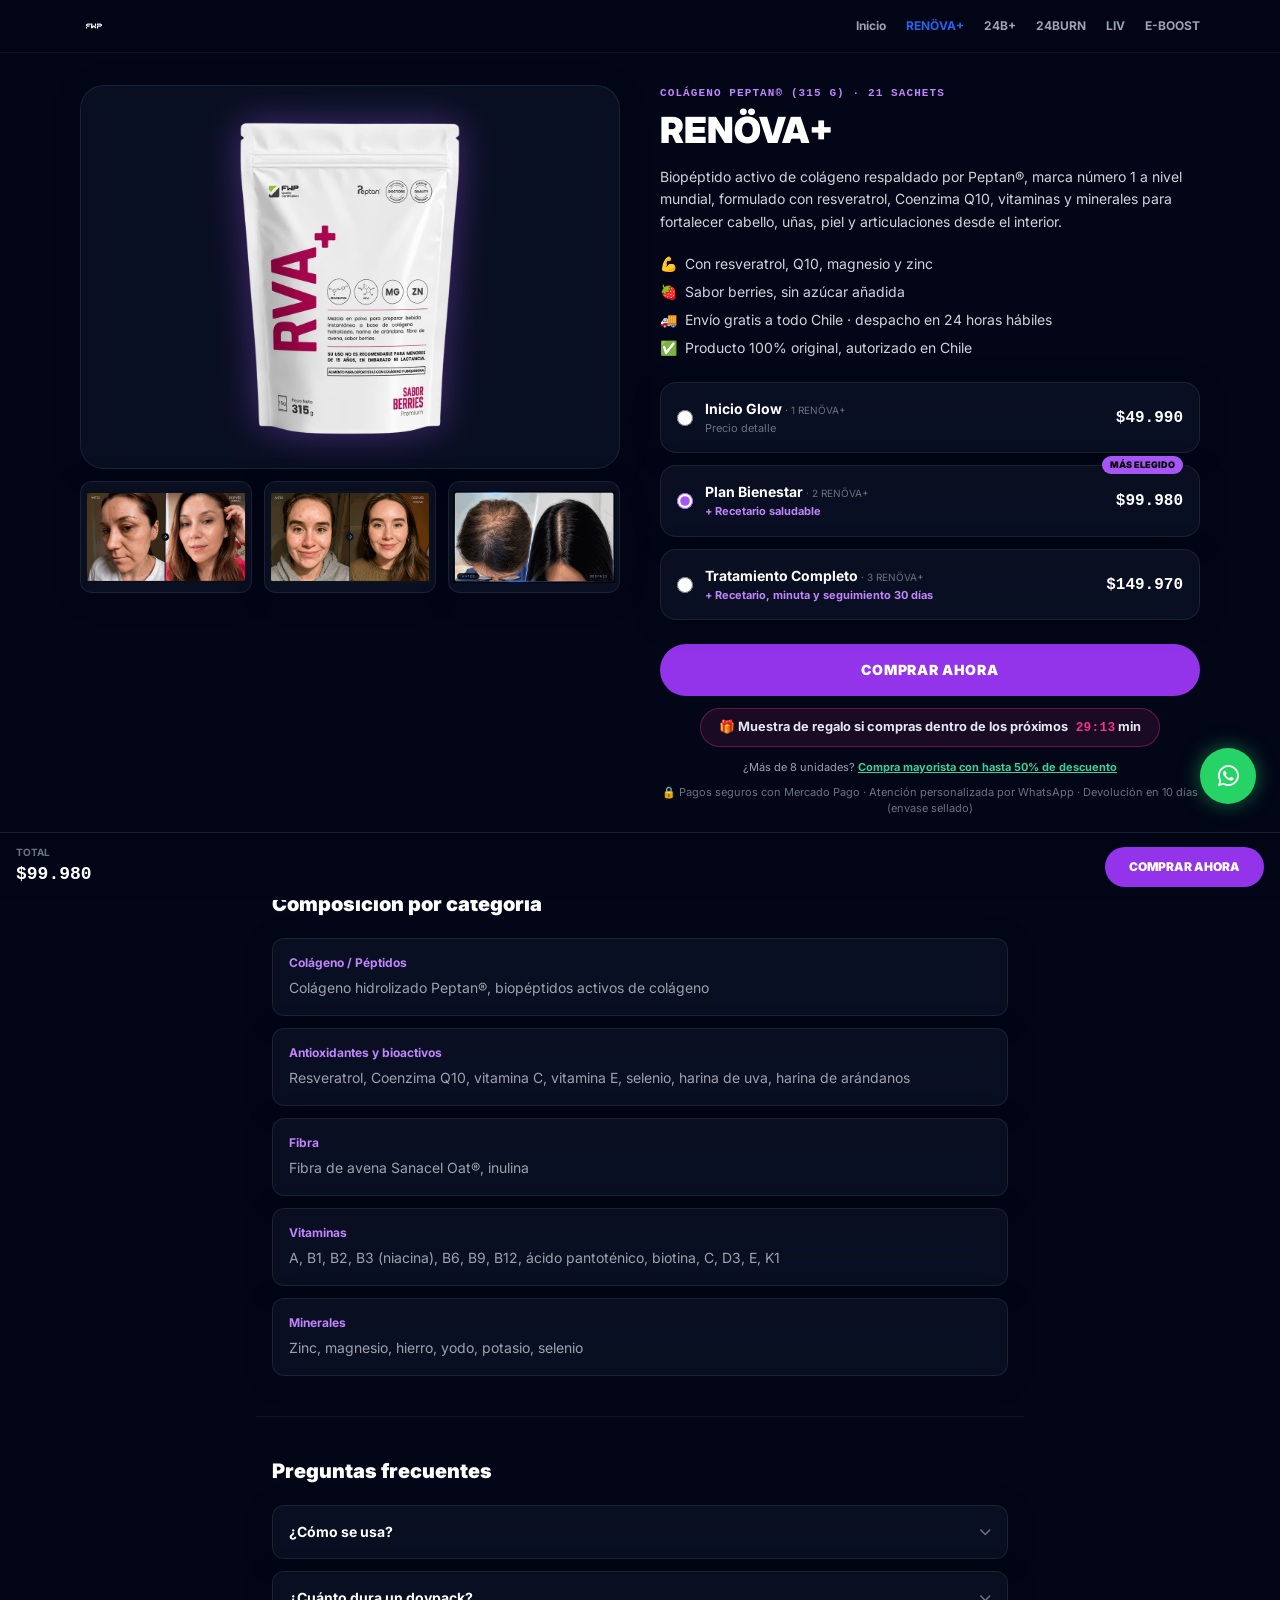
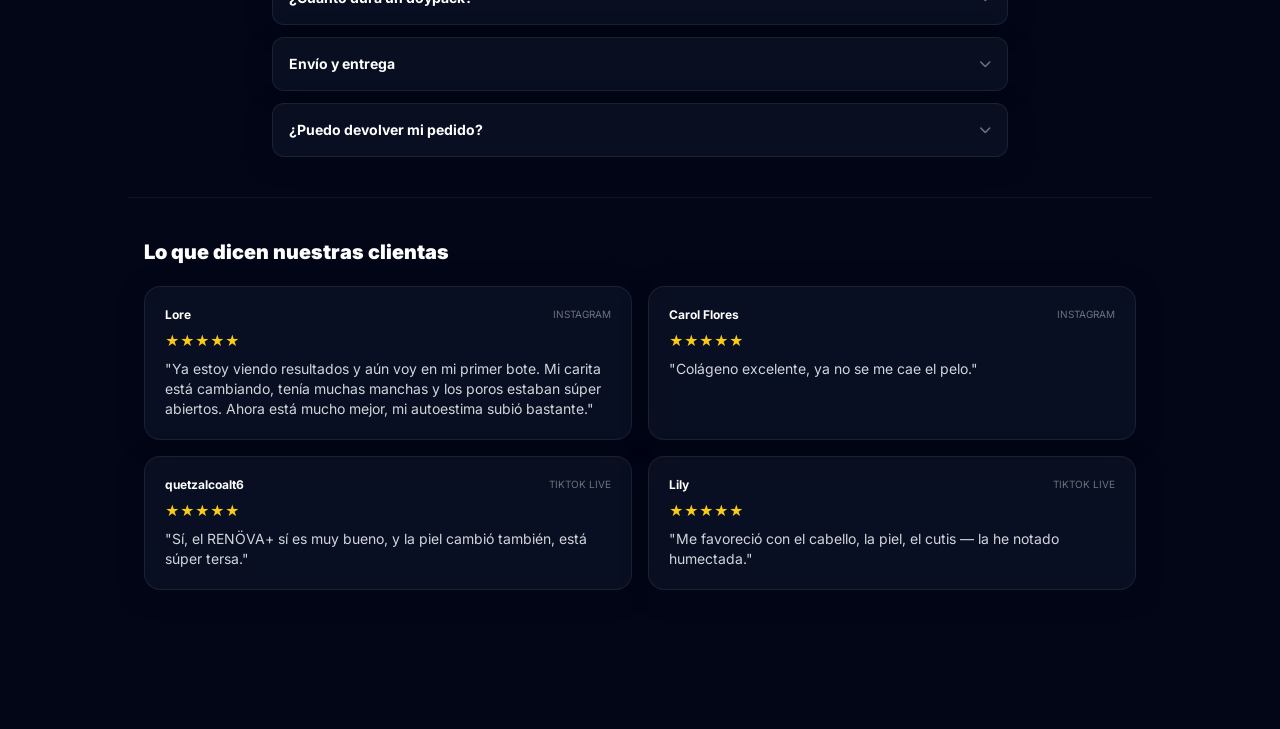
<file: renova.html>
<!DOCTYPE html>
<html lang="es" class="scroll-smooth">
<head>
    <meta charset="UTF-8">
    <meta name="viewport" content="width=device-width, initial-scale=1.0">
    <title>RENÖVA+ | Colágeno Peptan® con Biopéptidos Activos | FWP Chile</title>
    <meta name="description" content="RENÖVA+ — colágeno hidrolizado Peptan® con resveratrol, Q10, vitaminas y minerales. 21 sachets, sabor berries. Envío a todo Chile.">
    <meta property="og:type" content="website">
    <meta property="og:locale" content="es_CL">
    <meta property="og:site_name" content="FWP Chile">
    <meta property="og:title" content="RENÖVA+ | Colágeno Peptan® con Biopéptidos Activos | FWP Chile">
    <meta property="og:description" content="RENÖVA+ — colágeno hidrolizado Peptan® con resveratrol, Q10, vitaminas y minerales. 21 sachets, sabor berries. Envío a todo Chile.">
    <meta property="og:url" content="https://fwpchile.lat/renova.html">
    <meta property="og:image" content="https://fwpchile.lat/assets/img/og/renova.jpg">
    <meta property="og:image:width" content="1200">
    <meta property="og:image:height" content="630">
    <meta name="twitter:card" content="summary_large_image">
    <link rel="canonical" href="https://fwpchile.lat/renova.html">
    <meta name="theme-color" content="#020617">
    <link rel="preconnect" href="https://fonts.googleapis.com">
    <link rel="preconnect" href="https://fonts.gstatic.com" crossorigin>
    <link href="https://fonts.googleapis.com/css2?family=Inter:wght@400;500;600;700;800;900&display=swap" rel="stylesheet">
    <link href="assets/css/fontawesome-fwp.css?v=20261125l" rel="stylesheet">
    <link rel="stylesheet" href="assets/css/site.css?v=20261125l">
    <script src="assets/js/config.js?v=20261125l"></script>
    <link rel="icon" type="image/png" href="MOCKUP%20Productos/LOGO_FWP%20NEGRO.png">
    <link rel="apple-touch-icon" href="MOCKUP%20Productos/LOGO_FWP%20NEGRO.png">
</head>
<body class="bg-fwp-darker text-white font-sans antialiased" style="padding-bottom:100px;">

    <!-- NAV -->
    <nav class="sticky top-0 z-40 bg-fwp-darker/90 backdrop-blur-lg border-b border-white/5">
        <div class="max-w-6xl mx-auto px-4 py-3 flex items-center justify-between gap-4 overflow-x-auto">
            <a href="/" class="flex items-center gap-2 flex-shrink-0">
                <img src="MOCKUP%20Productos/LOGO_FWP%20NEGRO.png" alt="FWP" class="h-7 invert">
            </a>
            <div class="flex items-center gap-5 text-xs font-bold text-gray-400 whitespace-nowrap">
                <a href="/" class="hover:text-white transition-colors">Inicio</a>
                <a href="renova.html" class="text-fwp-blue">RENÖVA+</a>
                <a href="24b.html" class="hover:text-white transition-colors">24B+</a>
                <a href="24burn.html" class="hover:text-white transition-colors">24BURN</a>
                <a href="liv.html" class="hover:text-white transition-colors">LIV</a>
                <a href="eboost.html" class="hover:text-white transition-colors">E-BOOST</a>
            </div>
        </div>
    </nav>

    <div class="max-w-6xl mx-auto px-4 py-8 grid md:grid-cols-2 gap-10">
        <!-- GALERÍA -->
        <div>
            <div class="glass-panel rounded-3xl p-6 flex items-center justify-center h-80 sm:h-96 mb-3">
                <img src="assets/img/productos/renova.webp" alt="RENÖVA+" class="max-h-full object-contain glow-rva-img">
            </div>
            <div class="grid grid-cols-3 gap-3">
                <div class="testimonial-item glass-panel p-1 rounded-xl overflow-hidden h-28 flex items-center justify-center">
                    <img loading="lazy" src="Testimonios/Testimonio1%20REN%C3%96VA%2B.png" alt="Testimonio 1" class="max-h-full max-w-full object-contain">
                </div>
                <div class="testimonial-item glass-panel p-1 rounded-xl overflow-hidden h-28 flex items-center justify-center">
                    <img loading="lazy" src="Testimonios/Testimonio2%20REN%C3%96VA%2B.png" alt="Testimonio 2" class="max-h-full max-w-full object-contain">
                </div>
                <div class="testimonial-item glass-panel p-1 rounded-xl overflow-hidden h-28 flex items-center justify-center">
                    <img loading="lazy" src="Testimonios/Testimonio3%20REN%C3%96VA%2B.png" alt="Testimonio 3" class="max-h-full max-w-full object-contain">
                </div>
            </div>
        </div>

        <!-- INFO + COMPRA -->
        <div>
            <span class="text-[11px] font-bold text-purple-400 uppercase tracking-widest block font-mono mb-2">Colágeno Peptan® (315 g) · 21 Sachets</span>
            <h1 class="text-3xl sm:text-4xl font-black text-white mb-4 leading-tight">RENÖVA+</h1>
            <p class="text-gray-300 text-sm leading-relaxed mb-5">Biopéptido activo de colágeno respaldado por Peptan®, marca número 1 a nivel mundial, formulado con resveratrol, Coenzima Q10, vitaminas y minerales para fortalecer cabello, uñas, piel y articulaciones desde el interior.</p>

            <ul class="space-y-2 text-sm text-gray-300 mb-6">
                <li class="flex items-start gap-2"><span class="text-purple-400">💪</span> Con resveratrol, Q10, magnesio y zinc</li>
                <li class="flex items-start gap-2"><span class="text-purple-400">🍓</span> Sabor berries, sin azúcar añadida</li>
                <li class="flex items-start gap-2"><span class="text-purple-400">🚚</span> Envío gratis a todo Chile · despacho en 24 horas hábiles</li>
                <li class="flex items-start gap-2"><span class="text-purple-400">✅</span> Producto 100% original, autorizado en Chile</li>
            </ul>

            <!-- SELECTOR DE PACK -->
            <div class="space-y-3 mb-6">
                <label class="pack-option flex items-center justify-between gap-3 glass-panel border-2 border-white/10 rounded-2xl p-4 cursor-pointer transition-colors" data-qty="1" data-total="49990">
                    <div class="flex items-center gap-3">
                        <input type="radio" name="renova-pack" checked class="accent-purple-500 w-4 h-4">
                        <div>
                            <span class="block text-sm font-bold text-white">Inicio Glow <span class="text-[10px] font-normal text-gray-500">· 1 RENÖVA+</span></span>
                            <span class="block text-[11px] text-gray-500">Precio detalle</span>
                        </div>
                    </div>
                    <span class="font-black text-white font-mono">$49.990</span>
                </label>
                <label class="pack-option flex items-center justify-between gap-3 glass-panel border-2 border-purple-500 rounded-2xl p-4 cursor-pointer transition-colors relative" data-qty="2" data-total="99980">
                    <span class="absolute -top-2.5 right-4 bg-purple-500 text-black text-[9px] font-black px-2 py-0.5 rounded-full">MÁS ELEGIDO</span>
                    <div class="flex items-center gap-3">
                        <input type="radio" name="renova-pack" class="accent-purple-500 w-4 h-4">
                        <div>
                            <span class="block text-sm font-bold text-white">Plan Bienestar <span class="text-[10px] font-normal text-gray-500">· 2 RENÖVA+</span></span>
                            <span class="block text-[11px] text-purple-400 font-bold">+ Recetario saludable</span>
                        </div>
                    </div>
                    <span class="font-black text-white font-mono">$99.980</span>
                </label>
                <label class="pack-option flex items-center justify-between gap-3 glass-panel border-2 border-white/10 rounded-2xl p-4 cursor-pointer transition-colors" data-qty="3" data-total="149970">
                    <div class="flex items-center gap-3">
                        <input type="radio" name="renova-pack" class="accent-purple-500 w-4 h-4">
                        <div>
                            <span class="block text-sm font-bold text-white">Tratamiento Completo <span class="text-[10px] font-normal text-gray-500">· 3 RENÖVA+</span></span>
                            <span class="block text-[11px] text-purple-400 font-bold">+ Recetario, minuta y seguimiento 30 días</span>
                        </div>
                    </div>
                    <span class="font-black text-white font-mono">$149.970</span>
                </label>
            </div>

            <button id="renova-cta" type="button" class="w-full py-4 bg-purple-600 hover:bg-purple-500 text-white font-black rounded-full text-center text-sm tracking-wider transition-colors mb-3">COMPRAR AHORA</button>
            <div class="text-center mb-3"><div class="cycle-badge" data-cycle><span>🎁 Muestra de regalo si compras dentro de los próximos</span> <span><span class="cycle-time" data-cycle-time>30:00</span> min</span></div></div>
            <p class="text-center text-[11px] text-gray-400 mb-2">¿Más de 8 unidades? <a href="/#calculadora-canastas" class="text-emerald-400 font-bold underline">Compra mayorista con hasta 50% de descuento</a></p>
            <p class="text-center text-[11px] text-gray-500">🔒 Pagos seguros con Mercado Pago · Atención personalizada por WhatsApp · Devolución en 10 días (envase sellado)</p>
        </div>
    </div>

    <!-- COMPOSICIÓN -->
    <div class="max-w-3xl mx-auto px-4 py-10 border-t border-white/5">
        <h2 class="text-xl font-black text-white mb-5">Composición por categoría</h2>
        <div class="space-y-3">
            <div class="glass-panel rounded-xl p-4"><span class="text-purple-400 text-xs font-bold block mb-1">Colágeno / Péptidos</span><span class="text-gray-400 text-sm">Colágeno hidrolizado Peptan®, biopéptidos activos de colágeno</span></div>
            <div class="glass-panel rounded-xl p-4"><span class="text-purple-400 text-xs font-bold block mb-1">Antioxidantes y bioactivos</span><span class="text-gray-400 text-sm">Resveratrol, Coenzima Q10, vitamina C, vitamina E, selenio, harina de uva, harina de arándanos</span></div>
            <div class="glass-panel rounded-xl p-4"><span class="text-purple-400 text-xs font-bold block mb-1">Fibra</span><span class="text-gray-400 text-sm">Fibra de avena Sanacel Oat®, inulina</span></div>
            <div class="glass-panel rounded-xl p-4"><span class="text-purple-400 text-xs font-bold block mb-1">Vitaminas</span><span class="text-gray-400 text-sm">A, B1, B2, B3 (niacina), B6, B9, B12, ácido pantoténico, biotina, C, D3, E, K1</span></div>
            <div class="glass-panel rounded-xl p-4"><span class="text-purple-400 text-xs font-bold block mb-1">Minerales</span><span class="text-gray-400 text-sm">Zinc, magnesio, hierro, yodo, potasio, selenio</span></div>
        </div>
    </div>

    <!-- FAQ -->
    <div class="max-w-3xl mx-auto px-4 py-10 border-t border-white/5">
        <h2 class="text-xl font-black text-white mb-5">Preguntas frecuentes</h2>
        <div class="space-y-3" id="renova-faq">
            <div class="glass-panel rounded-xl overflow-hidden">
                <button type="button" class="faq-q w-full text-left p-4 flex justify-between items-center text-sm font-bold text-white">¿Cómo se usa? <i class="fas fa-chevron-down text-xs text-gray-500 transition-transform"></i></button>
                <div class="faq-a hidden px-4 pb-4 text-sm text-gray-400">Disuelve 1 sachet (15 g) en agua fría o tibia. Se recomienda 1 vez al día, idealmente en ayunas.</div>
            </div>
            <div class="glass-panel rounded-xl overflow-hidden">
                <button type="button" class="faq-q w-full text-left p-4 flex justify-between items-center text-sm font-bold text-white">¿Cuánto dura un doypack? <i class="fas fa-chevron-down text-xs text-gray-500 transition-transform"></i></button>
                <div class="faq-a hidden px-4 pb-4 text-sm text-gray-400">Cada doypack trae 21 sachets — tomando 1 al día, te dura 21 días (3 semanas).</div>
            </div>
            <div class="glass-panel rounded-xl overflow-hidden">
                <button type="button" class="faq-q w-full text-left p-4 flex justify-between items-center text-sm font-bold text-white">Envío y entrega <i class="fas fa-chevron-down text-xs text-gray-500 transition-transform"></i></button>
                <div class="faq-a hidden px-4 pb-4 text-sm text-gray-400">Envío gratis a todo Chile. Tu pedido se procesa dentro de las 24 horas hábiles siguientes a la confirmación de tu pago.</div>
            </div>
            <div class="glass-panel rounded-xl overflow-hidden">
                <button type="button" class="faq-q w-full text-left p-4 flex justify-between items-center text-sm font-bold text-white">¿Puedo devolver mi pedido? <i class="fas fa-chevron-down text-xs text-gray-500 transition-transform"></i></button>
                <div class="faq-a hidden px-4 pb-4 text-sm text-gray-400">Sí. Tienes 10 días corridos desde que recibes tu pedido para devolverlo y recibir tu reembolso, siempre que el envase esté sellado y sin abrir. Escríbenos por WhatsApp y coordinamos la devolución. Esto no limita tus derechos legales como consumidor.</div>
            </div>
        </div>
    </div>

    <!-- TESTIMONIOS -->
    <div class="max-w-5xl mx-auto px-4 py-10 border-t border-white/5">
        <h2 class="text-xl font-black text-white mb-5">Lo que dicen nuestras clientas</h2>
        <div class="grid sm:grid-cols-2 gap-4">
            <div class="glass-panel p-5 rounded-2xl"><div class="flex items-center justify-between mb-2"><span class="text-xs font-bold text-white">Lore</span><span class="text-[10px] text-gray-500 uppercase">Instagram</span></div><div class="flex gap-0.5 mb-2 text-yellow-400 text-sm">★★★★★</div><p class="text-gray-300 text-sm">"Ya estoy viendo resultados y aún voy en mi primer bote. Mi carita está cambiando, tenía muchas manchas y los poros estaban súper abiertos. Ahora está mucho mejor, mi autoestima subió bastante."</p></div>
            <div class="glass-panel p-5 rounded-2xl"><div class="flex items-center justify-between mb-2"><span class="text-xs font-bold text-white">Carol Flores</span><span class="text-[10px] text-gray-500 uppercase">Instagram</span></div><div class="flex gap-0.5 mb-2 text-yellow-400 text-sm">★★★★★</div><p class="text-gray-300 text-sm">"Colágeno excelente, ya no se me cae el pelo."</p></div>
            <div class="glass-panel p-5 rounded-2xl"><div class="flex items-center justify-between mb-2"><span class="text-xs font-bold text-white">quetzalcoalt6</span><span class="text-[10px] text-gray-500 uppercase">TikTok Live</span></div><div class="flex gap-0.5 mb-2 text-yellow-400 text-sm">★★★★★</div><p class="text-gray-300 text-sm">"Sí, el RENÖVA+ sí es muy bueno, y la piel cambió también, está súper tersa."</p></div>
            <div class="glass-panel p-5 rounded-2xl"><div class="flex items-center justify-between mb-2"><span class="text-xs font-bold text-white">Lily</span><span class="text-[10px] text-gray-500 uppercase">TikTok Live</span></div><div class="flex gap-0.5 mb-2 text-yellow-400 text-sm">★★★★★</div><p class="text-gray-300 text-sm">"Me favoreció con el cabello, la piel, el cutis — la he notado humectada."</p></div>
        </div>
    </div>

    <!-- STICKY BAR -->
    <div id="sticky-bar" class="fixed bottom-0 left-0 right-0 z-50 bg-fwp-darker/95 backdrop-blur-lg border-t border-white/10 px-4 py-3 flex items-center justify-between gap-3">
        <div>
            <span class="block text-[10px] text-gray-500 uppercase font-bold">Total</span>
            <span id="sticky-price" class="font-black text-white text-lg font-mono">$49.990</span>
        </div>
        <button id="sticky-cta" type="button" class="bg-purple-600 hover:bg-purple-500 text-white font-black px-6 py-3 rounded-full text-xs">COMPRAR AHORA</button>
    </div>

    <a href="#" data-whatsapp-location="renova-page" data-whatsapp-message="¡Hola!%20Tengo%20una%20consulta%20sobre%20RENÖVA%2B." target="_blank" rel="noopener noreferrer" aria-label="Escríbeme al WhatsApp" class="fixed bottom-24 right-6 z-50 bg-[#25D366] text-white w-14 h-14 rounded-full flex items-center justify-center text-2xl shadow-[0_0_20px_rgba(37,211,102,0.5)] hover:scale-110 transition-transform">
        <i class="fab fa-whatsapp"></i>
    </a>

    <script src="assets/js/analytics.js?v=20261125l" defer></script>
    <script src="assets/js/helpers.js?v=20261125l" defer></script>
    <script src="assets/js/whatsapp.js?v=20261125l" defer></script>
    <script src="assets/js/terms.js?v=20261125l" defer></script>
    <script src="assets/js/checkout.js?v=20261125l" defer></script>
    <script src="assets/js/cycle-countdown.js?v=20261125l" defer></script>
    <script>
    document.addEventListener('DOMContentLoaded', function () {
        window.FWP_ANALYTICS && window.FWP_ANALYTICS.track('ViewContent', { content_name: 'RENÖVA+', content_type: 'product', content_ids: ['renova'], value: 49990, currency: 'CLP' }, { dedupeKey: 'viewcontent-renova' });
        const options = document.querySelectorAll('.pack-option');
        const stickyPrice = document.getElementById('sticky-price');
        let selected = options[0];

        function select(opt) {
            options.forEach(o => { o.classList.remove('border-purple-500'); o.classList.add('border-white/10'); o.querySelector('input').checked = false; });
            opt.classList.remove('border-white/10'); opt.classList.add('border-purple-500');
            opt.querySelector('input').checked = true;
            selected = opt;
            const total = opt.getAttribute('data-total');
            stickyPrice.textContent = '$' + Number(total).toLocaleString('es-CL');
        }
        options.forEach(o => o.addEventListener('click', () => select(o)));
        select(options[1]); // "Más elegido" por defecto

        function buy() {
            const qty = parseInt(selected.getAttribute('data-qty'), 10);
            window.FWP_CHECKOUT && window.FWP_CHECKOUT.checkout([{ key: 'renova', qty: qty }], { label: 'RENÖVA+ x' + qty });
        }
        document.getElementById('renova-cta').addEventListener('click', buy);
        document.getElementById('sticky-cta').addEventListener('click', buy);

        window.FWP_WHATSAPP && window.FWP_WHATSAPP.bindLinks();

        document.querySelectorAll('.faq-q').forEach(function (btn) {
            btn.addEventListener('click', function () {
                const a = btn.nextElementSibling;
                const icon = btn.querySelector('i');
                a.classList.toggle('hidden');
                icon.classList.toggle('rotate-180');
            });
        });
    });
    </script>
</body>
</html>
</file>
<file: assets/css/site.css>
*,:after,:before{--tw-border-spacing-x:0;--tw-border-spacing-y:0;--tw-translate-x:0;--tw-translate-y:0;--tw-rotate:0;--tw-skew-x:0;--tw-skew-y:0;--tw-scale-x:1;--tw-scale-y:1;--tw-pan-x: ;--tw-pan-y: ;--tw-pinch-zoom: ;--tw-scroll-snap-strictness:proximity;--tw-gradient-from-position: ;--tw-gradient-via-position: ;--tw-gradient-to-position: ;--tw-ordinal: ;--tw-slashed-zero: ;--tw-numeric-figure: ;--tw-numeric-spacing: ;--tw-numeric-fraction: ;--tw-ring-inset: ;--tw-ring-offset-width:0px;--tw-ring-offset-color:#fff;--tw-ring-color:rgba(59,130,246,.5);--tw-ring-offset-shadow:0 0 #0000;--tw-ring-shadow:0 0 #0000;--tw-shadow:0 0 #0000;--tw-shadow-colored:0 0 #0000;--tw-blur: ;--tw-brightness: ;--tw-contrast: ;--tw-grayscale: ;--tw-hue-rotate: ;--tw-invert: ;--tw-saturate: ;--tw-sepia: ;--tw-drop-shadow: ;--tw-backdrop-blur: ;--tw-backdrop-brightness: ;--tw-backdrop-contrast: ;--tw-backdrop-grayscale: ;--tw-backdrop-hue-rotate: ;--tw-backdrop-invert: ;--tw-backdrop-opacity: ;--tw-backdrop-saturate: ;--tw-backdrop-sepia: ;--tw-contain-size: ;--tw-contain-layout: ;--tw-contain-paint: ;--tw-contain-style: }::backdrop{--tw-border-spacing-x:0;--tw-border-spacing-y:0;--tw-translate-x:0;--tw-translate-y:0;--tw-rotate:0;--tw-skew-x:0;--tw-skew-y:0;--tw-scale-x:1;--tw-scale-y:1;--tw-pan-x: ;--tw-pan-y: ;--tw-pinch-zoom: ;--tw-scroll-snap-strictness:proximity;--tw-gradient-from-position: ;--tw-gradient-via-position: ;--tw-gradient-to-position: ;--tw-ordinal: ;--tw-slashed-zero: ;--tw-numeric-figure: ;--tw-numeric-spacing: ;--tw-numeric-fraction: ;--tw-ring-inset: ;--tw-ring-offset-width:0px;--tw-ring-offset-color:#fff;--tw-ring-color:rgba(59,130,246,.5);--tw-ring-offset-shadow:0 0 #0000;--tw-ring-shadow:0 0 #0000;--tw-shadow:0 0 #0000;--tw-shadow-colored:0 0 #0000;--tw-blur: ;--tw-brightness: ;--tw-contrast: ;--tw-grayscale: ;--tw-hue-rotate: ;--tw-invert: ;--tw-saturate: ;--tw-sepia: ;--tw-drop-shadow: ;--tw-backdrop-blur: ;--tw-backdrop-brightness: ;--tw-backdrop-contrast: ;--tw-backdrop-grayscale: ;--tw-backdrop-hue-rotate: ;--tw-backdrop-invert: ;--tw-backdrop-opacity: ;--tw-backdrop-saturate: ;--tw-backdrop-sepia: ;--tw-contain-size: ;--tw-contain-layout: ;--tw-contain-paint: ;--tw-contain-style: }/*! tailwindcss v3.4.19 | MIT License | https://tailwindcss.com*/*,:after,:before{box-sizing:border-box;border:0 solid #e5e7eb}:after,:before{--tw-content:""}:host,html{line-height:1.5;-webkit-text-size-adjust:100%;-moz-tab-size:4;-o-tab-size:4;tab-size:4;font-family:Inter,sans-serif;font-feature-settings:normal;font-variation-settings:normal;-webkit-tap-highlight-color:transparent}body{margin:0;line-height:inherit}hr{height:0;color:inherit;border-top-width:1px}abbr:where([title]){-webkit-text-decoration:underline dotted;text-decoration:underline dotted}h1,h2,h3,h4,h5,h6{font-size:inherit;font-weight:inherit}a{color:inherit;text-decoration:inherit}b,strong{font-weight:bolder}code,kbd,pre,samp{font-family:ui-monospace,SFMono-Regular,Menlo,Monaco,Consolas,Liberation Mono,Courier New,monospace;font-feature-settings:normal;font-variation-settings:normal;font-size:1em}small{font-size:80%}sub,sup{font-size:75%;line-height:0;position:relative;vertical-align:baseline}sub{bottom:-.25em}sup{top:-.5em}table{text-indent:0;border-color:inherit;border-collapse:collapse}button,input,optgroup,select,textarea{font-family:inherit;font-feature-settings:inherit;font-variation-settings:inherit;font-size:100%;font-weight:inherit;line-height:inherit;letter-spacing:inherit;color:inherit;margin:0;padding:0}button,select{text-transform:none}button,input:where([type=button]),input:where([type=reset]),input:where([type=submit]){-webkit-appearance:button;background-color:transparent;background-image:none}:-moz-focusring{outline:auto}:-moz-ui-invalid{box-shadow:none}progress{vertical-align:baseline}::-webkit-inner-spin-button,::-webkit-outer-spin-button{height:auto}[type=search]{-webkit-appearance:textfield;outline-offset:-2px}::-webkit-search-decoration{-webkit-appearance:none}::-webkit-file-upload-button{-webkit-appearance:button;font:inherit}summary{display:list-item}blockquote,dd,dl,figure,h1,h2,h3,h4,h5,h6,hr,p,pre{margin:0}fieldset{margin:0}fieldset,legend{padding:0}menu,ol,ul{list-style:none;margin:0;padding:0}dialog{padding:0}textarea{resize:vertical}input::-moz-placeholder,textarea::-moz-placeholder{opacity:1;color:#9ca3af}input::placeholder,textarea::placeholder{opacity:1;color:#9ca3af}[role=button],button{cursor:pointer}:disabled{cursor:default}audio,canvas,embed,iframe,img,object,svg,video{display:block;vertical-align:middle}img,video{max-width:100%;height:auto}[hidden]:where(:not([hidden=until-found])){display:none}.container{width:100%}@media (min-width:640px){.container{max-width:640px}}@media (min-width:768px){.container{max-width:768px}}@media (min-width:1024px){.container{max-width:1024px}}@media (min-width:1280px){.container{max-width:1280px}}@media (min-width:1536px){.container{max-width:1536px}}.pointer-events-none{pointer-events:none}.visible{visibility:visible}.fixed{position:fixed}.absolute{position:absolute}.relative{position:relative}.sticky{position:sticky}.inset-0{inset:0}.\!bottom-24{bottom:6rem!important}.-right-16{right:-4rem}.-top-2{top:-.5rem}.-top-2\.5{top:-.625rem}.bottom-0{bottom:0}.bottom-1\/4{bottom:25%}.bottom-2{bottom:.5rem}.bottom-24{bottom:6rem}.bottom-6{bottom:1.5rem}.left-0{left:0}.left-1\/2{left:50%}.left-1\/4{left:25%}.left-3{left:.75rem}.right-0{right:0}.right-1\/4{right:25%}.right-3{right:.75rem}.right-4{right:1rem}.right-6{right:1.5rem}.top-0{top:0}.top-1\/4{top:25%}.top-3{top:.75rem}.top-4{top:1rem}.top-6{top:1.5rem}.z-0{z-index:0}.z-10{z-index:10}.z-20{z-index:20}.z-30{z-index:30}.z-40{z-index:40}.z-50{z-index:50}.z-\[60\]{z-index:60}.z-\[70\]{z-index:70}.col-span-2{grid-column:span 2/span 2}.mx-\[-15px\]{margin-left:-15px;margin-right:-15px}.mx-\[-22px\]{margin-left:-22px;margin-right:-22px}.mx-\[-24px\]{margin-left:-24px;margin-right:-24px}.mx-auto{margin-left:auto;margin-right:auto}.mb-0{margin-bottom:0}.mb-1{margin-bottom:.25rem}.mb-1\.5{margin-bottom:.375rem}.mb-10{margin-bottom:2.5rem}.mb-12{margin-bottom:3rem}.mb-16{margin-bottom:4rem}.mb-2{margin-bottom:.5rem}.mb-20{margin-bottom:5rem}.mb-3{margin-bottom:.75rem}.mb-4{margin-bottom:1rem}.mb-5{margin-bottom:1.25rem}.mb-6{margin-bottom:1.5rem}.mb-8{margin-bottom:2rem}.ml-4{margin-left:1rem}.ml-\[-20px\]{margin-left:-20px}.ml-\[-22px\]{margin-left:-22px}.ml-\[-25px\]{margin-left:-25px}.ml-\[-35px\]{margin-left:-35px}.mr-1\.5{margin-right:.375rem}.mr-2{margin-right:.5rem}.mr-3{margin-right:.75rem}.mr-\[-20px\]{margin-right:-20px}.mr-\[-22px\]{margin-right:-22px}.mr-\[-25px\]{margin-right:-25px}.mr-\[-35px\]{margin-right:-35px}.mt-0\.5{margin-top:.125rem}.mt-1{margin-top:.25rem}.mt-12{margin-top:3rem}.mt-16{margin-top:4rem}.mt-2{margin-top:.5rem}.mt-3{margin-top:.75rem}.mt-4{margin-top:1rem}.mt-5{margin-top:1.25rem}.mt-6{margin-top:1.5rem}.mt-8{margin-top:2rem}.mt-auto{margin-top:auto}.block{display:block}.inline-block{display:inline-block}.flex{display:flex}.inline-flex{display:inline-flex}.grid{display:grid}.hidden{display:none}.aspect-\[4\/5\]{aspect-ratio:4/5}.h-1{height:.25rem}.h-1\.5{height:.375rem}.h-10{height:2.5rem}.h-12{height:3rem}.h-14{height:3.5rem}.h-16{height:4rem}.h-2\.5{height:.625rem}.h-20{height:5rem}.h-28{height:7rem}.h-32{height:8rem}.h-36{height:9rem}.h-4{height:1rem}.h-56{height:14rem}.h-6{height:1.5rem}.h-64{height:16rem}.h-7{height:1.75rem}.h-72{height:18rem}.h-8{height:2rem}.h-80{height:20rem}.h-96{height:24rem}.h-\[110px\]{height:110px}.h-\[120px\]{height:120px}.h-\[125px\]{height:125px}.h-\[130px\]{height:130px}.h-\[135px\]{height:135px}.h-\[145px\]{height:145px}.h-\[155px\]{height:155px}.h-\[160px\]{height:160px}.h-\[170px\]{height:170px}.h-\[180px\]{height:180px}.h-\[210px\]{height:210px}.h-full{height:100%}.max-h-\[60vh\]{max-height:60vh}.max-h-\[85vh\]{max-height:85vh}.max-h-\[90vh\]{max-height:90vh}.max-h-full{max-height:100%}.min-h-\[380px\]{min-height:380px}.min-h-screen{min-height:100vh}.w-10{width:2.5rem}.w-12{width:3rem}.w-14{width:3.5rem}.w-16{width:4rem}.w-2\.5{width:.625rem}.w-32{width:8rem}.w-36{width:9rem}.w-4{width:1rem}.w-8{width:2rem}.w-96{width:24rem}.w-\[70\%\]{width:70%}.w-\[80\%\]{width:80%}.w-\[90\%\]{width:90%}.w-auto{width:auto}.w-full{width:100%}.max-w-2xl{max-width:42rem}.max-w-3xl{max-width:48rem}.max-w-4xl{max-width:56rem}.max-w-5xl{max-width:64rem}.max-w-6xl{max-width:72rem}.max-w-7xl{max-width:80rem}.max-w-\[280px\]{max-width:280px}.max-w-full{max-width:100%}.max-w-lg{max-width:32rem}.max-w-md{max-width:28rem}.max-w-xl{max-width:36rem}.max-w-xs{max-width:20rem}.flex-1{flex:1 1 0%}.flex-shrink-0,.shrink-0{flex-shrink:0}.origin-bottom{transform-origin:bottom}.-translate-x-1\/2{--tw-translate-x:-50%}.-translate-x-1\/2,.translate-y-\[12px\]{transform:translate(var(--tw-translate-x),var(--tw-translate-y)) rotate(var(--tw-rotate)) skewX(var(--tw-skew-x)) skewY(var(--tw-skew-y)) scaleX(var(--tw-scale-x)) scaleY(var(--tw-scale-y))}.translate-y-\[12px\]{--tw-translate-y:12px}.rotate-180{--tw-rotate:180deg}.rotate-180,.rotate-45{transform:translate(var(--tw-translate-x),var(--tw-translate-y)) rotate(var(--tw-rotate)) skewX(var(--tw-skew-x)) skewY(var(--tw-skew-y)) scaleX(var(--tw-scale-x)) scaleY(var(--tw-scale-y))}.rotate-45{--tw-rotate:45deg}.scale-150{--tw-scale-x:1.5;--tw-scale-y:1.5}.scale-150,.transform{transform:translate(var(--tw-translate-x),var(--tw-translate-y)) rotate(var(--tw-rotate)) skewX(var(--tw-skew-x)) skewY(var(--tw-skew-y)) scaleX(var(--tw-scale-x)) scaleY(var(--tw-scale-y))}@keyframes bounce{0%,to{transform:translateY(-25%);animation-timing-function:cubic-bezier(.8,0,1,1)}50%{transform:none;animation-timing-function:cubic-bezier(0,0,.2,1)}}.animate-bounce{animation:bounce 1s infinite}@keyframes pulse{50%{opacity:.5}}.animate-pulse{animation:pulse 2s cubic-bezier(.4,0,.6,1) infinite}@keyframes spin{to{transform:rotate(1turn)}}.animate-spin{animation:spin 1s linear infinite}.cursor-pointer{cursor:pointer}.cursor-zoom-in{cursor:zoom-in}.select-none{-webkit-user-select:none;-moz-user-select:none;user-select:none}.resize{resize:both}.scroll-mt-24{scroll-margin-top:6rem}.grid-cols-1{grid-template-columns:repeat(1,minmax(0,1fr))}.grid-cols-2{grid-template-columns:repeat(2,minmax(0,1fr))}.grid-cols-3{grid-template-columns:repeat(3,minmax(0,1fr))}.flex-col{flex-direction:column}.flex-wrap{flex-wrap:wrap}.items-start{align-items:flex-start}.items-end{align-items:flex-end}.items-center{align-items:center}.items-baseline{align-items:baseline}.items-stretch{align-items:stretch}.justify-end{justify-content:flex-end}.justify-center{justify-content:center}.justify-between{justify-content:space-between}.gap-0\.5{gap:.125rem}.gap-1{gap:.25rem}.gap-1\.5{gap:.375rem}.gap-10{gap:2.5rem}.gap-12{gap:3rem}.gap-2{gap:.5rem}.gap-3{gap:.75rem}.gap-4{gap:1rem}.gap-5{gap:1.25rem}.gap-6{gap:1.5rem}.gap-8{gap:2rem}.-space-x-8>:not([hidden])~:not([hidden]){--tw-space-x-reverse:0;margin-right:calc(-2rem*var(--tw-space-x-reverse));margin-left:calc(-2rem*(1 - var(--tw-space-x-reverse)))}.space-x-4>:not([hidden])~:not([hidden]){--tw-space-x-reverse:0;margin-right:calc(1rem*var(--tw-space-x-reverse));margin-left:calc(1rem*(1 - var(--tw-space-x-reverse)))}.space-x-8>:not([hidden])~:not([hidden]){--tw-space-x-reverse:0;margin-right:calc(2rem*var(--tw-space-x-reverse));margin-left:calc(2rem*(1 - var(--tw-space-x-reverse)))}.space-y-1\.5>:not([hidden])~:not([hidden]){--tw-space-y-reverse:0;margin-top:calc(.375rem*(1 - var(--tw-space-y-reverse)));margin-bottom:calc(.375rem*var(--tw-space-y-reverse))}.space-y-2>:not([hidden])~:not([hidden]){--tw-space-y-reverse:0;margin-top:calc(.5rem*(1 - var(--tw-space-y-reverse)));margin-bottom:calc(.5rem*var(--tw-space-y-reverse))}.space-y-3>:not([hidden])~:not([hidden]){--tw-space-y-reverse:0;margin-top:calc(.75rem*(1 - var(--tw-space-y-reverse)));margin-bottom:calc(.75rem*var(--tw-space-y-reverse))}.space-y-4>:not([hidden])~:not([hidden]){--tw-space-y-reverse:0;margin-top:calc(1rem*(1 - var(--tw-space-y-reverse)));margin-bottom:calc(1rem*var(--tw-space-y-reverse))}.space-y-6>:not([hidden])~:not([hidden]){--tw-space-y-reverse:0;margin-top:calc(1.5rem*(1 - var(--tw-space-y-reverse)));margin-bottom:calc(1.5rem*var(--tw-space-y-reverse))}.self-end{align-self:flex-end}.overflow-hidden{overflow:hidden}.overflow-visible{overflow:visible}.overflow-x-auto{overflow-x:auto}.overflow-y-auto{overflow-y:auto}.scroll-smooth{scroll-behavior:smooth}.truncate{overflow:hidden;text-overflow:ellipsis}.truncate,.whitespace-nowrap{white-space:nowrap}.rounded{border-radius:.25rem}.rounded-2xl{border-radius:1rem}.rounded-3xl{border-radius:1.5rem}.rounded-\[2\.5rem\]{border-radius:2.5rem}.rounded-\[2rem\]{border-radius:2rem}.rounded-full{border-radius:9999px}.rounded-lg{border-radius:.5rem}.rounded-xl{border-radius:.75rem}.border{border-width:1px}.border-2{border-width:2px}.border-4{border-width:4px}.border-b{border-bottom-width:1px}.border-b-0{border-bottom-width:0}.border-l-2{border-left-width:2px}.border-t{border-top-width:1px}.border-amber-500\/30{border-color:rgba(245,158,11,.3)}.border-blue-500\/20{border-color:rgba(59,130,246,.2)}.border-blue-500\/30{border-color:rgba(59,130,246,.3)}.border-emerald-500{--tw-border-opacity:1;border-color:rgb(16 185 129/var(--tw-border-opacity,1))}.border-emerald-500\/20{border-color:rgba(16,185,129,.2)}.border-emerald-500\/30{border-color:rgba(16,185,129,.3)}.border-fwp-green\/20{border-color:rgba(34,197,94,.2)}.border-green-500{--tw-border-opacity:1;border-color:rgb(34 197 94/var(--tw-border-opacity,1))}.border-green-500\/20{border-color:rgba(34,197,94,.2)}.border-lime-500{--tw-border-opacity:1;border-color:rgb(132 204 22/var(--tw-border-opacity,1))}.border-lime-500\/20{border-color:rgba(132,204,22,.2)}.border-orange-500{--tw-border-opacity:1;border-color:rgb(249 115 22/var(--tw-border-opacity,1))}.border-orange-500\/20{border-color:rgba(249,115,22,.2)}.border-pink-500\/20{border-color:rgba(236,72,153,.2)}.border-purple-500{--tw-border-opacity:1;border-color:rgb(168 85 247/var(--tw-border-opacity,1))}.border-purple-500\/20{border-color:rgba(168,85,247,.2)}.border-purple-500\/30{border-color:rgba(168,85,247,.3)}.border-red-500\/20{border-color:rgba(239,68,68,.2)}.border-white\/10{border-color:hsla(0,0%,100%,.1)}.border-white\/15{border-color:hsla(0,0%,100%,.15)}.border-white\/20{border-color:hsla(0,0%,100%,.2)}.border-white\/5{border-color:hsla(0,0%,100%,.05)}.border-t-transparent{border-top-color:transparent}.bg-\[\#00e676\]{--tw-bg-opacity:1;background-color:rgb(0 230 118/var(--tw-bg-opacity,1))}.bg-\[\#010413\]{--tw-bg-opacity:1;background-color:rgb(1 4 19/var(--tw-bg-opacity,1))}.bg-\[\#020617\]\/95{background-color:rgba(2,6,23,.95)}.bg-\[\#25D366\]{--tw-bg-opacity:1;background-color:rgb(37 211 102/var(--tw-bg-opacity,1))}.bg-amber-500\/10{background-color:rgba(245,158,11,.1)}.bg-black{--tw-bg-opacity:1;background-color:rgb(0 0 0/var(--tw-bg-opacity,1))}.bg-black\/20{background-color:rgba(0,0,0,.2)}.bg-black\/25{background-color:rgba(0,0,0,.25)}.bg-black\/30{background-color:rgba(0,0,0,.3)}.bg-black\/40{background-color:rgba(0,0,0,.4)}.bg-black\/50{background-color:rgba(0,0,0,.5)}.bg-black\/55{background-color:rgba(0,0,0,.55)}.bg-black\/60{background-color:rgba(0,0,0,.6)}.bg-black\/70{background-color:rgba(0,0,0,.7)}.bg-black\/80{background-color:rgba(0,0,0,.8)}.bg-black\/90{background-color:rgba(0,0,0,.9)}.bg-blue-400{--tw-bg-opacity:1;background-color:rgb(96 165 250/var(--tw-bg-opacity,1))}.bg-blue-500{--tw-bg-opacity:1;background-color:rgb(59 130 246/var(--tw-bg-opacity,1))}.bg-blue-500\/10{background-color:rgba(59,130,246,.1)}.bg-blue-500\/20{background-color:rgba(59,130,246,.2)}.bg-blue-600{--tw-bg-opacity:1;background-color:rgb(37 99 235/var(--tw-bg-opacity,1))}.bg-emerald-400{--tw-bg-opacity:1;background-color:rgb(52 211 153/var(--tw-bg-opacity,1))}.bg-emerald-500{--tw-bg-opacity:1;background-color:rgb(16 185 129/var(--tw-bg-opacity,1))}.bg-emerald-500\/10{background-color:rgba(16,185,129,.1)}.bg-emerald-500\/20{background-color:rgba(16,185,129,.2)}.bg-emerald-600{--tw-bg-opacity:1;background-color:rgb(5 150 105/var(--tw-bg-opacity,1))}.bg-fwp-blue\/20{background-color:rgba(37,99,235,.2)}.bg-fwp-darker{--tw-bg-opacity:1;background-color:rgb(2 6 23/var(--tw-bg-opacity,1))}.bg-fwp-darker\/90{background-color:rgba(2,6,23,.9)}.bg-fwp-darker\/95{background-color:rgba(2,6,23,.95)}.bg-fwp-green{--tw-bg-opacity:1;background-color:rgb(34 197 94/var(--tw-bg-opacity,1))}.bg-fwp-green\/10{background-color:rgba(34,197,94,.1)}.bg-fwp-green\/5{background-color:rgba(34,197,94,.05)}.bg-green-500{--tw-bg-opacity:1;background-color:rgb(34 197 94/var(--tw-bg-opacity,1))}.bg-green-500\/10{background-color:rgba(34,197,94,.1)}.bg-green-500\/20{background-color:rgba(34,197,94,.2)}.bg-green-600{--tw-bg-opacity:1;background-color:rgb(22 163 74/var(--tw-bg-opacity,1))}.bg-lime-500{--tw-bg-opacity:1;background-color:rgb(132 204 22/var(--tw-bg-opacity,1))}.bg-lime-500\/10{background-color:rgba(132,204,22,.1)}.bg-lime-600{--tw-bg-opacity:1;background-color:rgb(101 163 13/var(--tw-bg-opacity,1))}.bg-orange-500{--tw-bg-opacity:1;background-color:rgb(249 115 22/var(--tw-bg-opacity,1))}.bg-orange-500\/10{background-color:rgba(249,115,22,.1)}.bg-orange-500\/20{background-color:rgba(249,115,22,.2)}.bg-orange-600{--tw-bg-opacity:1;background-color:rgb(234 88 12/var(--tw-bg-opacity,1))}.bg-pink-500{--tw-bg-opacity:1;background-color:rgb(236 72 153/var(--tw-bg-opacity,1))}.bg-pink-500\/10{background-color:rgba(236,72,153,.1)}.bg-purple-500{--tw-bg-opacity:1;background-color:rgb(168 85 247/var(--tw-bg-opacity,1))}.bg-purple-500\/10{background-color:rgba(168,85,247,.1)}.bg-purple-500\/20{background-color:rgba(168,85,247,.2)}.bg-purple-600{--tw-bg-opacity:1;background-color:rgb(147 51 234/var(--tw-bg-opacity,1))}.bg-red-500\/10{background-color:rgba(239,68,68,.1)}.bg-slate-900{--tw-bg-opacity:1;background-color:rgb(15 23 42/var(--tw-bg-opacity,1))}.bg-slate-900\/40{background-color:rgba(15,23,42,.4)}.bg-slate-900\/80{background-color:rgba(15,23,42,.8)}.bg-slate-900\/90{background-color:rgba(15,23,42,.9)}.bg-slate-950{--tw-bg-opacity:1;background-color:rgb(2 6 23/var(--tw-bg-opacity,1))}.bg-transparent{background-color:transparent}.bg-violet-500\/10{background-color:rgba(139,92,246,.1)}.bg-white{--tw-bg-opacity:1;background-color:rgb(255 255 255/var(--tw-bg-opacity,1))}.bg-white\/10{background-color:hsla(0,0%,100%,.1)}.bg-white\/5{background-color:hsla(0,0%,100%,.05)}.bg-\[linear-gradient\(rgba\(255\2c 255\2c 255\2c 0\.01\)_1px\2c transparent_1px\)\2c linear-gradient\(90deg\2c rgba\(255\2c 255\2c 255\2c 0\.01\)_1px\2c transparent_1px\)\]{background-image:linear-gradient(hsla(0,0%,100%,.01) 1px,transparent 0),linear-gradient(90deg,hsla(0,0%,100%,.01) 1px,transparent 0)}.bg-\[radial-gradient\(ellipse_at_top\2c _var\(--tw-gradient-stops\)\)\]{background-image:radial-gradient(ellipse at top,var(--tw-gradient-stops))}.bg-\[url\(\'data\:image\/svg\+xml\;base64\2c PHN2ZyB3aWR0aD0iNDAiIGhlaWdodD0iNDAiIHhtbG5zPSJodHRwOi8vd3d3LnczLm9yZy8yMDAwL3N2ZyI\+PGRlZnM\+PHBhdHRlcm4gaWQ9ImdyaWQiIHdpZHRoPSI0MCIgaGVpZ2h0PSI0MCIgcGF0dGVyblVuaXRzPSJ1c2VyU3BhY2VPblVzZSI\+PHBhdHRoIGQ9Ik0gNDAgMCBMIDAgMCAwIDQwIiBmaWxsPSJub25lIiBzdHJva2U9InJnYmEoMjU1LDI1NSwyNTUsMC4wMikpIiBzdHJva2Utd2lkdGg9IjEiLz48L3BhdHRlcm4\+PC9kZWZzPjxyZWN0IHdpZHRoPSIxMDAlIiBoZWlnaHQ9IjEwMCUiIGZpbGw9InVybCgjZ3JpZCkiLz48L33ZZnM\+\'\)\]{background-image:url("[data-uri]")}.bg-\[url\(\'data\:image\/svg\+xml\;base64\2c PHN2ZyB3aWR0aD0iNDAiIGhlaWdodD0iNDAiIHhtbG5zPSJodHRwOi8vd3d3LnczLm9yZy8yMDAwL3N2ZyI\+PGRlZnM\+PHBhdHRlcm4gaWQ9ImdyaWQiIHdpZHRoPSI0MCIgaGVpZ2h0PSI0MCIgcGF0dGVyblVuaXRzPSJ1c2VyU3BhY2VPblVzZSI\+PHBhdHRoIGQ9Ik0gNDAgMCBMIDAgMCAwIDQwIiBmaWxsPSJub25lIiBzdHJva2U9InJnYmEoMjU1LDI1NSwyNTUsMC4wMykiIHN0cm9rZS13aWR0aD0iMScvPjwvcGF0dGVybj48L2RlZnM\+PHJlY3Qgd2lkdGg9IjEwMCUiIGhlaWdodD0iMTAwJSIgZmlsbD0idXJsKCNncmlkKSIvPjwvc3ZnPg\=\=\'\)\]{background-image:url("[data-uri]")}.bg-gradient-to-b{background-image:linear-gradient(to bottom,var(--tw-gradient-stops))}.bg-gradient-to-br{background-image:linear-gradient(to bottom right,var(--tw-gradient-stops))}.bg-gradient-to-r{background-image:linear-gradient(to right,var(--tw-gradient-stops))}.bg-gradient-to-t{background-image:linear-gradient(to top,var(--tw-gradient-stops))}.from-\[\#010413\]{--tw-gradient-from:#010413 var(--tw-gradient-from-position);--tw-gradient-to:rgba(1,4,19,0) var(--tw-gradient-to-position);--tw-gradient-stops:var(--tw-gradient-from),var(--tw-gradient-to)}.from-\[\#020617\]{--tw-gradient-from:#020617 var(--tw-gradient-from-position);--tw-gradient-to:rgba(2,6,23,0) var(--tw-gradient-to-position);--tw-gradient-stops:var(--tw-gradient-from),var(--tw-gradient-to)}.from-\[\#0f172a\]\/80{--tw-gradient-from:rgba(15,23,42,.8) var(--tw-gradient-from-position);--tw-gradient-to:rgba(15,23,42,0) var(--tw-gradient-to-position);--tw-gradient-stops:var(--tw-gradient-from),var(--tw-gradient-to)}.from-amber-500{--tw-gradient-from:#f59e0b var(--tw-gradient-from-position);--tw-gradient-to:rgba(245,158,11,0) var(--tw-gradient-to-position);--tw-gradient-stops:var(--tw-gradient-from),var(--tw-gradient-to)}.from-amber-500\/5{--tw-gradient-from:rgba(245,158,11,.05) var(--tw-gradient-from-position);--tw-gradient-to:rgba(245,158,11,0) var(--tw-gradient-to-position);--tw-gradient-stops:var(--tw-gradient-from),var(--tw-gradient-to)}.from-blue-900\/30{--tw-gradient-from:rgba(30,58,138,.3) var(--tw-gradient-from-position);--tw-gradient-to:rgba(30,58,138,0) var(--tw-gradient-to-position);--tw-gradient-stops:var(--tw-gradient-from),var(--tw-gradient-to)}.from-blue-950\/70{--tw-gradient-from:rgba(23,37,84,.7) var(--tw-gradient-from-position);--tw-gradient-to:rgba(23,37,84,0) var(--tw-gradient-to-position);--tw-gradient-stops:var(--tw-gradient-from),var(--tw-gradient-to)}.from-emerald-500{--tw-gradient-from:#10b981 var(--tw-gradient-from-position);--tw-gradient-to:rgba(16,185,129,0) var(--tw-gradient-to-position);--tw-gradient-stops:var(--tw-gradient-from),var(--tw-gradient-to)}.from-emerald-500\/10{--tw-gradient-from:rgba(16,185,129,.1) var(--tw-gradient-from-position);--tw-gradient-to:rgba(16,185,129,0) var(--tw-gradient-to-position);--tw-gradient-stops:var(--tw-gradient-from),var(--tw-gradient-to)}.from-emerald-500\/5{--tw-gradient-from:rgba(16,185,129,.05) var(--tw-gradient-from-position);--tw-gradient-to:rgba(16,185,129,0) var(--tw-gradient-to-position);--tw-gradient-stops:var(--tw-gradient-from),var(--tw-gradient-to)}.from-green-500{--tw-gradient-from:#22c55e var(--tw-gradient-from-position);--tw-gradient-to:rgba(34,197,94,0) var(--tw-gradient-to-position);--tw-gradient-stops:var(--tw-gradient-from),var(--tw-gradient-to)}.from-red-400{--tw-gradient-from:#f87171 var(--tw-gradient-from-position);--tw-gradient-to:hsla(0,91%,71%,0) var(--tw-gradient-to-position);--tw-gradient-stops:var(--tw-gradient-from),var(--tw-gradient-to)}.from-transparent{--tw-gradient-from:transparent var(--tw-gradient-from-position);--tw-gradient-to:transparent var(--tw-gradient-to-position);--tw-gradient-stops:var(--tw-gradient-from),var(--tw-gradient-to)}.via-\[\#010413\]{--tw-gradient-to:rgba(1,4,19,0) var(--tw-gradient-to-position);--tw-gradient-stops:var(--tw-gradient-from),#010413 var(--tw-gradient-via-position),var(--tw-gradient-to)}.via-blue-500{--tw-gradient-to:rgba(59,130,246,0) var(--tw-gradient-to-position);--tw-gradient-stops:var(--tw-gradient-from),#3b82f6 var(--tw-gradient-via-position),var(--tw-gradient-to)}.via-blue-950\/10{--tw-gradient-to:rgba(23,37,84,0) var(--tw-gradient-to-position);--tw-gradient-stops:var(--tw-gradient-from),rgba(23,37,84,.1) var(--tw-gradient-via-position),var(--tw-gradient-to)}.via-blue-950\/5{--tw-gradient-to:rgba(23,37,84,0) var(--tw-gradient-to-position);--tw-gradient-stops:var(--tw-gradient-from),rgba(23,37,84,.05) var(--tw-gradient-via-position),var(--tw-gradient-to)}.via-orange-400{--tw-gradient-to:rgba(251,146,60,0) var(--tw-gradient-to-position);--tw-gradient-stops:var(--tw-gradient-from),#fb923c var(--tw-gradient-via-position),var(--tw-gradient-to)}.via-transparent{--tw-gradient-to:transparent var(--tw-gradient-to-position);--tw-gradient-stops:var(--tw-gradient-from),transparent var(--tw-gradient-via-position),var(--tw-gradient-to)}.to-\[\#010413\]{--tw-gradient-to:#010413 var(--tw-gradient-to-position)}.to-\[\#020617\]{--tw-gradient-to:#020617 var(--tw-gradient-to-position)}.to-blue-500\/10{--tw-gradient-to:rgba(59,130,246,.1) var(--tw-gradient-to-position)}.to-emerald-600{--tw-gradient-to:#059669 var(--tw-gradient-to-position)}.to-green-600{--tw-gradient-to:#16a34a var(--tw-gradient-to-position)}.to-indigo-900\/30{--tw-gradient-to:rgba(49,46,129,.3) var(--tw-gradient-to-position)}.to-purple-500{--tw-gradient-to:#a855f7 var(--tw-gradient-to-position)}.to-purple-500\/5{--tw-gradient-to:rgba(168,85,247,.05) var(--tw-gradient-to-position)}.to-teal-500{--tw-gradient-to:#14b8a6 var(--tw-gradient-to-position)}.to-teal-600{--tw-gradient-to:#0d9488 var(--tw-gradient-to-position)}.to-transparent{--tw-gradient-to:transparent var(--tw-gradient-to-position)}.to-yellow-400{--tw-gradient-to:#facc15 var(--tw-gradient-to-position)}.to-yellow-500{--tw-gradient-to:#eab308 var(--tw-gradient-to-position)}.bg-\[size\:16px_16px\]{background-size:16px 16px}.bg-clip-text{-webkit-background-clip:text;background-clip:text}.object-contain{-o-object-fit:contain;object-fit:contain}.object-cover{-o-object-fit:cover;object-fit:cover}.object-center{-o-object-position:center;object-position:center}.object-top{-o-object-position:top;object-position:top}.p-1{padding:.25rem}.p-1\.5{padding:.375rem}.p-2{padding:.5rem}.p-3{padding:.75rem}.p-3\.5{padding:.875rem}.p-4{padding:1rem}.p-5{padding:1.25rem}.p-6{padding:1.5rem}.p-8{padding:2rem}.px-10{padding-left:2.5rem;padding-right:2.5rem}.px-16{padding-left:4rem;padding-right:4rem}.px-2{padding-left:.5rem;padding-right:.5rem}.px-2\.5{padding-left:.625rem;padding-right:.625rem}.px-3{padding-left:.75rem;padding-right:.75rem}.px-4{padding-left:1rem;padding-right:1rem}.px-5{padding-left:1.25rem;padding-right:1.25rem}.px-6{padding-left:1.5rem;padding-right:1.5rem}.px-8{padding-left:2rem;padding-right:2rem}.py-0\.5{padding-top:.125rem;padding-bottom:.125rem}.py-1{padding-top:.25rem;padding-bottom:.25rem}.py-1\.5{padding-top:.375rem;padding-bottom:.375rem}.py-10{padding-top:2.5rem;padding-bottom:2.5rem}.py-12{padding-top:3rem;padding-bottom:3rem}.py-2{padding-top:.5rem;padding-bottom:.5rem}.py-2\.5{padding-top:.625rem;padding-bottom:.625rem}.py-20{padding-top:5rem;padding-bottom:5rem}.py-24{padding-top:6rem;padding-bottom:6rem}.py-3{padding-top:.75rem;padding-bottom:.75rem}.py-3\.5{padding-top:.875rem;padding-bottom:.875rem}.py-4{padding-top:1rem;padding-bottom:1rem}.py-5{padding-top:1.25rem;padding-bottom:1.25rem}.py-8{padding-top:2rem;padding-bottom:2rem}.pb-16{padding-bottom:4rem}.pb-2{padding-bottom:.5rem}.pb-4{padding-bottom:1rem}.pl-6{padding-left:1.5rem}.pr-2{padding-right:.5rem}.pr-3{padding-right:.75rem}.pt-24{padding-top:6rem}.pt-3{padding-top:.75rem}.pt-4{padding-top:1rem}.pt-5{padding-top:1.25rem}.pt-6{padding-top:1.5rem}.pt-8{padding-top:2rem}.text-left{text-align:left}.text-center{text-align:center}.text-right{text-align:right}.font-mono{font-family:ui-monospace,SFMono-Regular,Menlo,Monaco,Consolas,Liberation Mono,Courier New,monospace}.font-sans{font-family:Inter,sans-serif}.text-2xl{font-size:1.5rem;line-height:2rem}.text-3xl{font-size:1.875rem;line-height:2.25rem}.text-4xl{font-size:2.25rem;line-height:2.5rem}.text-6xl{font-size:3.75rem;line-height:1}.text-\[10px\]{font-size:10px}.text-\[11px\]{font-size:11px}.text-\[9px\]{font-size:9px}.text-base{font-size:1rem;line-height:1.5rem}.text-lg{font-size:1.125rem;line-height:1.75rem}.text-sm{font-size:.875rem;line-height:1.25rem}.text-xl{font-size:1.25rem;line-height:1.75rem}.text-xs{font-size:.75rem;line-height:1rem}.font-black{font-weight:900}.font-bold{font-weight:700}.font-light{font-weight:300}.font-medium{font-weight:500}.font-normal{font-weight:400}.font-semibold{font-weight:600}.uppercase{text-transform:uppercase}.italic{font-style:italic}.leading-none{line-height:1}.leading-relaxed{line-height:1.625}.leading-tight{line-height:1.25}.tracking-tight{letter-spacing:-.025em}.tracking-wide{letter-spacing:.025em}.tracking-wider{letter-spacing:.05em}.tracking-widest{letter-spacing:.1em}.text-\[\#00e676\]{--tw-text-opacity:1;color:rgb(0 230 118/var(--tw-text-opacity,1))}.text-\[\#25D366\]{--tw-text-opacity:1;color:rgb(37 211 102/var(--tw-text-opacity,1))}.text-amber-400{--tw-text-opacity:1;color:rgb(251 191 36/var(--tw-text-opacity,1))}.text-black{--tw-text-opacity:1;color:rgb(0 0 0/var(--tw-text-opacity,1))}.text-blue-300{--tw-text-opacity:1;color:rgb(147 197 253/var(--tw-text-opacity,1))}.text-blue-400{--tw-text-opacity:1;color:rgb(96 165 250/var(--tw-text-opacity,1))}.text-blue-500{--tw-text-opacity:1;color:rgb(59 130 246/var(--tw-text-opacity,1))}.text-blue-500\/30{color:rgba(59,130,246,.3)}.text-emerald-400{--tw-text-opacity:1;color:rgb(52 211 153/var(--tw-text-opacity,1))}.text-emerald-500{--tw-text-opacity:1;color:rgb(16 185 129/var(--tw-text-opacity,1))}.text-emerald-500\/30{color:rgba(16,185,129,.3)}.text-fwp-blue{--tw-text-opacity:1;color:rgb(37 99 235/var(--tw-text-opacity,1))}.text-fwp-green{--tw-text-opacity:1;color:rgb(34 197 94/var(--tw-text-opacity,1))}.text-gray-100{--tw-text-opacity:1;color:rgb(243 244 246/var(--tw-text-opacity,1))}.text-gray-300{--tw-text-opacity:1;color:rgb(209 213 219/var(--tw-text-opacity,1))}.text-gray-400{--tw-text-opacity:1;color:rgb(156 163 175/var(--tw-text-opacity,1))}.text-gray-500{--tw-text-opacity:1;color:rgb(107 114 128/var(--tw-text-opacity,1))}.text-gray-600{--tw-text-opacity:1;color:rgb(75 85 99/var(--tw-text-opacity,1))}.text-green-400{--tw-text-opacity:1;color:rgb(74 222 128/var(--tw-text-opacity,1))}.text-lime-400{--tw-text-opacity:1;color:rgb(163 230 53/var(--tw-text-opacity,1))}.text-orange-400{--tw-text-opacity:1;color:rgb(251 146 60/var(--tw-text-opacity,1))}.text-orange-500{--tw-text-opacity:1;color:rgb(249 115 22/var(--tw-text-opacity,1))}.text-pink-400{--tw-text-opacity:1;color:rgb(244 114 182/var(--tw-text-opacity,1))}.text-pink-500{--tw-text-opacity:1;color:rgb(236 72 153/var(--tw-text-opacity,1))}.text-purple-400{--tw-text-opacity:1;color:rgb(192 132 252/var(--tw-text-opacity,1))}.text-purple-500{--tw-text-opacity:1;color:rgb(168 85 247/var(--tw-text-opacity,1))}.text-purple-500\/30{color:rgba(168,85,247,.3)}.text-red-400{--tw-text-opacity:1;color:rgb(248 113 113/var(--tw-text-opacity,1))}.text-red-500{--tw-text-opacity:1;color:rgb(239 68 68/var(--tw-text-opacity,1))}.text-slate-100{--tw-text-opacity:1;color:rgb(241 245 249/var(--tw-text-opacity,1))}.text-slate-300{--tw-text-opacity:1;color:rgb(203 213 225/var(--tw-text-opacity,1))}.text-transparent{color:transparent}.text-white{--tw-text-opacity:1;color:rgb(255 255 255/var(--tw-text-opacity,1))}.text-yellow-400{--tw-text-opacity:1;color:rgb(250 204 21/var(--tw-text-opacity,1))}.text-yellow-500{--tw-text-opacity:1;color:rgb(234 179 8/var(--tw-text-opacity,1))}.underline{text-decoration-line:underline}.line-through{text-decoration-line:line-through}.antialiased{-webkit-font-smoothing:antialiased;-moz-osx-font-smoothing:grayscale}.placeholder-gray-500::-moz-placeholder{--tw-placeholder-opacity:1;color:rgb(107 114 128/var(--tw-placeholder-opacity,1))}.placeholder-gray-500::placeholder{--tw-placeholder-opacity:1;color:rgb(107 114 128/var(--tw-placeholder-opacity,1))}.accent-emerald-500{accent-color:#10b981}.accent-fwp-green,.accent-green-500{accent-color:#22c55e}.accent-lime-500{accent-color:#84cc16}.accent-orange-500{accent-color:#f97316}.accent-purple-500{accent-color:#a855f7}.opacity-20{opacity:.2}.opacity-30{opacity:.3}.opacity-40{opacity:.4}.mix-blend-screen{mix-blend-mode:screen}.shadow-\[0_0_15px_rgba\(255\2c 255\2c 255\2c 0\.2\)\]{--tw-shadow:0 0 15px hsla(0,0%,100%,.2);--tw-shadow-colored:0 0 15px var(--tw-shadow-color);box-shadow:var(--tw-ring-offset-shadow,0 0 #0000),var(--tw-ring-shadow,0 0 #0000),var(--tw-shadow)}.shadow-\[0_0_20px_rgba\(255\2c 255\2c 255\2c 0\.3\)\]{--tw-shadow:0 0 20px hsla(0,0%,100%,.3);--tw-shadow-colored:0 0 20px var(--tw-shadow-color);box-shadow:var(--tw-ring-offset-shadow,0 0 #0000),var(--tw-ring-shadow,0 0 #0000),var(--tw-shadow)}.shadow-\[0_0_20px_rgba\(37\2c 211\2c 102\2c 0\.5\)\]{--tw-shadow:0 0 20px rgba(37,211,102,.5);--tw-shadow-colored:0 0 20px var(--tw-shadow-color);box-shadow:var(--tw-ring-offset-shadow,0 0 #0000),var(--tw-ring-shadow,0 0 #0000),var(--tw-shadow)}.shadow-\[0_0_30px_rgba\(245\2c 158\2c 11\2c 0\.15\)\]{--tw-shadow:0 0 30px rgba(245,158,11,.15);--tw-shadow-colored:0 0 30px var(--tw-shadow-color);box-shadow:var(--tw-ring-offset-shadow,0 0 #0000),var(--tw-ring-shadow,0 0 #0000),var(--tw-shadow)}.shadow-\[0_0_30px_rgba\(34\2c 197\2c 94\2c 0\.25\)\]{--tw-shadow:0 0 30px rgba(34,197,94,.25);--tw-shadow-colored:0 0 30px var(--tw-shadow-color);box-shadow:var(--tw-ring-offset-shadow,0 0 #0000),var(--tw-ring-shadow,0 0 #0000),var(--tw-shadow)}.shadow-\[0_0_30px_rgba\(34\2c 197\2c 94\2c 0\.4\)\]{--tw-shadow:0 0 30px rgba(34,197,94,.4);--tw-shadow-colored:0 0 30px var(--tw-shadow-color);box-shadow:var(--tw-ring-offset-shadow,0 0 #0000),var(--tw-ring-shadow,0 0 #0000),var(--tw-shadow)}.shadow-\[0_0_35px_rgba\(255\2c 255\2c 255\2c 0\.4\)\]{--tw-shadow:0 0 35px hsla(0,0%,100%,.4);--tw-shadow-colored:0 0 35px var(--tw-shadow-color);box-shadow:var(--tw-ring-offset-shadow,0 0 #0000),var(--tw-ring-shadow,0 0 #0000),var(--tw-shadow)}.shadow-\[0_0_50px_rgba\(255\2c 255\2c 255\2c 0\.1\)\]{--tw-shadow:0 0 50px hsla(0,0%,100%,.1);--tw-shadow-colored:0 0 50px var(--tw-shadow-color);box-shadow:var(--tw-ring-offset-shadow,0 0 #0000),var(--tw-ring-shadow,0 0 #0000),var(--tw-shadow)}.shadow-\[0_20px_50px_rgba\(0\2c 0\2c 0\2c 0\.5\)\]{--tw-shadow:0 20px 50px rgba(0,0,0,.5);--tw-shadow-colored:0 20px 50px var(--tw-shadow-color);box-shadow:var(--tw-ring-offset-shadow,0 0 #0000),var(--tw-ring-shadow,0 0 #0000),var(--tw-shadow)}.shadow-\[0_2px_8px_rgba\(16\2c 185\2c 129\2c 0\.4\)\]{--tw-shadow:0 2px 8px rgba(16,185,129,.4);--tw-shadow-colored:0 2px 8px var(--tw-shadow-color);box-shadow:var(--tw-ring-offset-shadow,0 0 #0000),var(--tw-ring-shadow,0 0 #0000),var(--tw-shadow)}.shadow-\[0_4px_12px_rgba\(155\2c 44\2c 134\2c 0\.3\)\]{--tw-shadow:0 4px 12px rgba(155,44,134,.3);--tw-shadow-colored:0 4px 12px var(--tw-shadow-color);box-shadow:var(--tw-ring-offset-shadow,0 0 #0000),var(--tw-ring-shadow,0 0 #0000),var(--tw-shadow)}.shadow-\[0_4px_12px_rgba\(16\2c 185\2c 129\2c 0\.3\)\]{--tw-shadow:0 4px 12px rgba(16,185,129,.3);--tw-shadow-colored:0 4px 12px var(--tw-shadow-color);box-shadow:var(--tw-ring-offset-shadow,0 0 #0000),var(--tw-ring-shadow,0 0 #0000),var(--tw-shadow)}.shadow-\[0_4px_12px_rgba\(249\2c 115\2c 22\2c 0\.3\)\]{--tw-shadow:0 4px 12px rgba(249,115,22,.3);--tw-shadow-colored:0 4px 12px var(--tw-shadow-color);box-shadow:var(--tw-ring-offset-shadow,0 0 #0000),var(--tw-ring-shadow,0 0 #0000),var(--tw-shadow)}.shadow-\[0_4px_12px_rgba\(74\2c 222\2c 128\2c 0\.3\)\]{--tw-shadow:0 4px 12px rgba(74,222,128,.3);--tw-shadow-colored:0 4px 12px var(--tw-shadow-color);box-shadow:var(--tw-ring-offset-shadow,0 0 #0000),var(--tw-ring-shadow,0 0 #0000),var(--tw-shadow)}.shadow-\[0_4px_15px_rgba\(155\2c 44\2c 134\2c 0\.3\)\]{--tw-shadow:0 4px 15px rgba(155,44,134,.3);--tw-shadow-colored:0 4px 15px var(--tw-shadow-color);box-shadow:var(--tw-ring-offset-shadow,0 0 #0000),var(--tw-ring-shadow,0 0 #0000),var(--tw-shadow)}.shadow-\[0_4px_15px_rgba\(16\2c 185\2c 129\2c 0\.3\)\]{--tw-shadow:0 4px 15px rgba(16,185,129,.3);--tw-shadow-colored:0 4px 15px var(--tw-shadow-color);box-shadow:var(--tw-ring-offset-shadow,0 0 #0000),var(--tw-ring-shadow,0 0 #0000),var(--tw-shadow)}.shadow-\[0_4px_15px_rgba\(244\2c 63\2c 94\2c 0\.3\)\]{--tw-shadow:0 4px 15px rgba(244,63,94,.3);--tw-shadow-colored:0 4px 15px var(--tw-shadow-color);box-shadow:var(--tw-ring-offset-shadow,0 0 #0000),var(--tw-ring-shadow,0 0 #0000),var(--tw-shadow)}.shadow-\[0_4px_15px_rgba\(59\2c 130\2c 246\2c 0\.3\)\]{--tw-shadow:0 4px 15px rgba(59,130,246,.3);--tw-shadow-colored:0 4px 15px var(--tw-shadow-color);box-shadow:var(--tw-ring-offset-shadow,0 0 #0000),var(--tw-ring-shadow,0 0 #0000),var(--tw-shadow)}.shadow-\[0_4px_20px_rgba\(0\2c 230\2c 118\2c 0\.3\)\]{--tw-shadow:0 4px 20px rgba(0,230,118,.3);--tw-shadow-colored:0 4px 20px var(--tw-shadow-color);box-shadow:var(--tw-ring-offset-shadow,0 0 #0000),var(--tw-ring-shadow,0 0 #0000),var(--tw-shadow)}.shadow-\[0_4px_20px_rgba\(16\2c 185\2c 129\2c 0\.3\)\]{--tw-shadow:0 4px 20px rgba(16,185,129,.3);--tw-shadow-colored:0 4px 20px var(--tw-shadow-color);box-shadow:var(--tw-ring-offset-shadow,0 0 #0000),var(--tw-ring-shadow,0 0 #0000),var(--tw-shadow)}.shadow-\[0_4px_20px_rgba\(16\2c 185\2c 129\2c 0\.4\)\]{--tw-shadow:0 4px 20px rgba(16,185,129,.4);--tw-shadow-colored:0 4px 20px var(--tw-shadow-color);box-shadow:var(--tw-ring-offset-shadow,0 0 #0000),var(--tw-ring-shadow,0 0 #0000),var(--tw-shadow)}.shadow-\[0_4px_20px_rgba\(249\2c 115\2c 22\2c 0\.3\)\]{--tw-shadow:0 4px 20px rgba(249,115,22,.3);--tw-shadow-colored:0 4px 20px var(--tw-shadow-color);box-shadow:var(--tw-ring-offset-shadow,0 0 #0000),var(--tw-ring-shadow,0 0 #0000),var(--tw-shadow)}.shadow-\[0_4px_20px_rgba\(255\2c 255\2c 255\2c 0\.05\)\]{--tw-shadow:0 4px 20px hsla(0,0%,100%,.05);--tw-shadow-colored:0 4px 20px var(--tw-shadow-color)}.shadow-\[0_4px_20px_rgba\(255\2c 255\2c 255\2c 0\.05\)\],.shadow-lg{box-shadow:var(--tw-ring-offset-shadow,0 0 #0000),var(--tw-ring-shadow,0 0 #0000),var(--tw-shadow)}.shadow-lg{--tw-shadow:0 10px 15px -3px rgba(0,0,0,.1),0 4px 6px -4px rgba(0,0,0,.1);--tw-shadow-colored:0 10px 15px -3px var(--tw-shadow-color),0 4px 6px -4px var(--tw-shadow-color)}.shadow-md{--tw-shadow:0 4px 6px -1px rgba(0,0,0,.1),0 2px 4px -2px rgba(0,0,0,.1);--tw-shadow-colored:0 4px 6px -1px var(--tw-shadow-color),0 2px 4px -2px var(--tw-shadow-color);box-shadow:var(--tw-ring-offset-shadow,0 0 #0000),var(--tw-ring-shadow,0 0 #0000),var(--tw-shadow)}.shadow-amber-500\/20{--tw-shadow-color:rgba(245,158,11,.2);--tw-shadow:var(--tw-shadow-colored)}.shadow-emerald-500\/5{--tw-shadow-color:rgba(16,185,129,.05);--tw-shadow:var(--tw-shadow-colored)}.blur-2xl{--tw-blur:blur(40px)}.blur-2xl,.blur-\[120px\]{filter:var(--tw-blur) var(--tw-brightness) var(--tw-contrast) var(--tw-grayscale) var(--tw-hue-rotate) var(--tw-invert) var(--tw-saturate) var(--tw-sepia) var(--tw-drop-shadow)}.blur-\[120px\]{--tw-blur:blur(120px)}.blur-\[45px\]{--tw-blur:blur(45px)}.blur-\[45px\],.blur-\[6px\]{filter:var(--tw-blur) var(--tw-brightness) var(--tw-contrast) var(--tw-grayscale) var(--tw-hue-rotate) var(--tw-invert) var(--tw-saturate) var(--tw-sepia) var(--tw-drop-shadow)}.blur-\[6px\]{--tw-blur:blur(6px)}.blur-\[8px\]{--tw-blur:blur(8px)}.blur-\[8px\],.blur-sm{filter:var(--tw-blur) var(--tw-brightness) var(--tw-contrast) var(--tw-grayscale) var(--tw-hue-rotate) var(--tw-invert) var(--tw-saturate) var(--tw-sepia) var(--tw-drop-shadow)}.blur-sm{--tw-blur:blur(4px)}.drop-shadow-\[0_0_8px_rgba\(34\2c 197\2c 94\2c 0\.4\)\]{--tw-drop-shadow:drop-shadow(0 0 8px rgba(34,197,94,.4))}.drop-shadow-\[0_0_8px_rgba\(34\2c 197\2c 94\2c 0\.4\)\],.invert{filter:var(--tw-blur) var(--tw-brightness) var(--tw-contrast) var(--tw-grayscale) var(--tw-hue-rotate) var(--tw-invert) var(--tw-saturate) var(--tw-sepia) var(--tw-drop-shadow)}.invert{--tw-invert:invert(100%)}.filter{filter:var(--tw-blur) var(--tw-brightness) var(--tw-contrast) var(--tw-grayscale) var(--tw-hue-rotate) var(--tw-invert) var(--tw-saturate) var(--tw-sepia) var(--tw-drop-shadow)}.backdrop-blur-lg{--tw-backdrop-blur:blur(16px)}.backdrop-blur-lg,.backdrop-blur-md{-webkit-backdrop-filter:var(--tw-backdrop-blur) var(--tw-backdrop-brightness) var(--tw-backdrop-contrast) var(--tw-backdrop-grayscale) var(--tw-backdrop-hue-rotate) var(--tw-backdrop-invert) var(--tw-backdrop-opacity) var(--tw-backdrop-saturate) var(--tw-backdrop-sepia);backdrop-filter:var(--tw-backdrop-blur) var(--tw-backdrop-brightness) var(--tw-backdrop-contrast) var(--tw-backdrop-grayscale) var(--tw-backdrop-hue-rotate) var(--tw-backdrop-invert) var(--tw-backdrop-opacity) var(--tw-backdrop-saturate) var(--tw-backdrop-sepia)}.backdrop-blur-md{--tw-backdrop-blur:blur(12px)}.backdrop-blur-sm{--tw-backdrop-blur:blur(4px);-webkit-backdrop-filter:var(--tw-backdrop-blur) var(--tw-backdrop-brightness) var(--tw-backdrop-contrast) var(--tw-backdrop-grayscale) var(--tw-backdrop-hue-rotate) var(--tw-backdrop-invert) var(--tw-backdrop-opacity) var(--tw-backdrop-saturate) var(--tw-backdrop-sepia);backdrop-filter:var(--tw-backdrop-blur) var(--tw-backdrop-brightness) var(--tw-backdrop-contrast) var(--tw-backdrop-grayscale) var(--tw-backdrop-hue-rotate) var(--tw-backdrop-invert) var(--tw-backdrop-opacity) var(--tw-backdrop-saturate) var(--tw-backdrop-sepia)}.transition-all{transition-property:all;transition-timing-function:cubic-bezier(.4,0,.2,1);transition-duration:.15s}.transition-colors{transition-property:color,background-color,border-color,text-decoration-color,fill,stroke;transition-timing-function:cubic-bezier(.4,0,.2,1);transition-duration:.15s}.transition-transform{transition-property:transform;transition-timing-function:cubic-bezier(.4,0,.2,1);transition-duration:.15s}.duration-300{transition-duration:.3s}.duration-500{transition-duration:.5s}.selection\:bg-fwp-green ::-moz-selection{--tw-bg-opacity:1;background-color:rgb(34 197 94/var(--tw-bg-opacity,1))}.selection\:bg-fwp-green ::selection{--tw-bg-opacity:1;background-color:rgb(34 197 94/var(--tw-bg-opacity,1))}.selection\:text-black ::-moz-selection{--tw-text-opacity:1;color:rgb(0 0 0/var(--tw-text-opacity,1))}.selection\:text-black ::selection{--tw-text-opacity:1;color:rgb(0 0 0/var(--tw-text-opacity,1))}.selection\:bg-fwp-green::-moz-selection{--tw-bg-opacity:1;background-color:rgb(34 197 94/var(--tw-bg-opacity,1))}.selection\:bg-fwp-green::selection{--tw-bg-opacity:1;background-color:rgb(34 197 94/var(--tw-bg-opacity,1))}.selection\:text-black::-moz-selection{--tw-text-opacity:1;color:rgb(0 0 0/var(--tw-text-opacity,1))}.selection\:text-black::selection{--tw-text-opacity:1;color:rgb(0 0 0/var(--tw-text-opacity,1))}.hover\:-translate-y-2:hover{--tw-translate-y:-0.5rem}.hover\:-translate-y-2:hover,.hover\:scale-105:hover{transform:translate(var(--tw-translate-x),var(--tw-translate-y)) rotate(var(--tw-rotate)) skewX(var(--tw-skew-x)) skewY(var(--tw-skew-y)) scaleX(var(--tw-scale-x)) scaleY(var(--tw-scale-y))}.hover\:scale-105:hover{--tw-scale-x:1.05;--tw-scale-y:1.05}.hover\:scale-110:hover{--tw-scale-x:1.1;--tw-scale-y:1.1;transform:translate(var(--tw-translate-x),var(--tw-translate-y)) rotate(var(--tw-rotate)) skewX(var(--tw-skew-x)) skewY(var(--tw-skew-y)) scaleX(var(--tw-scale-x)) scaleY(var(--tw-scale-y))}.hover\:border-amber-400\/50:hover{border-color:rgba(251,191,36,.5)}.hover\:border-blue-500\/40:hover{border-color:rgba(59,130,246,.4)}.hover\:border-emerald-500\/30:hover{border-color:rgba(16,185,129,.3)}.hover\:border-emerald-500\/40:hover{border-color:rgba(16,185,129,.4)}.hover\:border-green-500\/30:hover{border-color:rgba(34,197,94,.3)}.hover\:border-green-500\/40:hover{border-color:rgba(34,197,94,.4)}.hover\:border-lime-500\/30:hover{border-color:rgba(132,204,22,.3)}.hover\:border-orange-500\/30:hover{border-color:rgba(249,115,22,.3)}.hover\:border-orange-500\/40:hover{border-color:rgba(249,115,22,.4)}.hover\:border-pink-500\/40:hover{border-color:rgba(236,72,153,.4)}.hover\:border-purple-500\/30:hover{border-color:rgba(168,85,247,.3)}.hover\:border-purple-500\/40:hover{border-color:rgba(168,85,247,.4)}.hover\:border-red-500\/40:hover{border-color:rgba(239,68,68,.4)}.hover\:border-white\/20:hover{border-color:hsla(0,0%,100%,.2)}.hover\:border-white\/25:hover{border-color:hsla(0,0%,100%,.25)}.hover\:border-white\/30:hover{border-color:hsla(0,0%,100%,.3)}.hover\:bg-\[\#00e676\]:hover{--tw-bg-opacity:1;background-color:rgb(0 230 118/var(--tw-bg-opacity,1))}.hover\:bg-black\/80:hover{background-color:rgba(0,0,0,.8)}.hover\:bg-blue-500:hover{--tw-bg-opacity:1;background-color:rgb(59 130 246/var(--tw-bg-opacity,1))}.hover\:bg-blue-600:hover{--tw-bg-opacity:1;background-color:rgb(37 99 235/var(--tw-bg-opacity,1))}.hover\:bg-emerald-500:hover{--tw-bg-opacity:1;background-color:rgb(16 185 129/var(--tw-bg-opacity,1))}.hover\:bg-emerald-600:hover{--tw-bg-opacity:1;background-color:rgb(5 150 105/var(--tw-bg-opacity,1))}.hover\:bg-fwp-blue:hover{--tw-bg-opacity:1;background-color:rgb(37 99 235/var(--tw-bg-opacity,1))}.hover\:bg-green-500:hover{--tw-bg-opacity:1;background-color:rgb(34 197 94/var(--tw-bg-opacity,1))}.hover\:bg-lime-500:hover{--tw-bg-opacity:1;background-color:rgb(132 204 22/var(--tw-bg-opacity,1))}.hover\:bg-orange-500:hover{--tw-bg-opacity:1;background-color:rgb(249 115 22/var(--tw-bg-opacity,1))}.hover\:bg-orange-600:hover{--tw-bg-opacity:1;background-color:rgb(234 88 12/var(--tw-bg-opacity,1))}.hover\:bg-pink-600:hover{--tw-bg-opacity:1;background-color:rgb(219 39 119/var(--tw-bg-opacity,1))}.hover\:bg-purple-500:hover{--tw-bg-opacity:1;background-color:rgb(168 85 247/var(--tw-bg-opacity,1))}.hover\:bg-white:hover{--tw-bg-opacity:1;background-color:rgb(255 255 255/var(--tw-bg-opacity,1))}.hover\:bg-white\/20:hover{background-color:hsla(0,0%,100%,.2)}.hover\:from-amber-400:hover{--tw-gradient-from:#fbbf24 var(--tw-gradient-from-position);--tw-gradient-to:rgba(251,191,36,0) var(--tw-gradient-to-position);--tw-gradient-stops:var(--tw-gradient-from),var(--tw-gradient-to)}.hover\:from-emerald-400:hover{--tw-gradient-from:#34d399 var(--tw-gradient-from-position);--tw-gradient-to:rgba(52,211,153,0) var(--tw-gradient-to-position);--tw-gradient-stops:var(--tw-gradient-from),var(--tw-gradient-to)}.hover\:to-teal-400:hover{--tw-gradient-to:#2dd4bf var(--tw-gradient-to-position)}.hover\:to-yellow-400:hover{--tw-gradient-to:#facc15 var(--tw-gradient-to-position)}.hover\:text-amber-300:hover{--tw-text-opacity:1;color:rgb(252 211 77/var(--tw-text-opacity,1))}.hover\:text-black:hover{--tw-text-opacity:1;color:rgb(0 0 0/var(--tw-text-opacity,1))}.hover\:text-emerald-300:hover{--tw-text-opacity:1;color:rgb(110 231 183/var(--tw-text-opacity,1))}.hover\:text-green-300:hover{--tw-text-opacity:1;color:rgb(134 239 172/var(--tw-text-opacity,1))}.hover\:text-lime-300:hover{--tw-text-opacity:1;color:rgb(190 242 100/var(--tw-text-opacity,1))}.hover\:text-orange-300:hover{--tw-text-opacity:1;color:rgb(253 186 116/var(--tw-text-opacity,1))}.hover\:text-purple-300:hover{--tw-text-opacity:1;color:rgb(216 180 254/var(--tw-text-opacity,1))}.hover\:text-white:hover{--tw-text-opacity:1;color:rgb(255 255 255/var(--tw-text-opacity,1))}.focus\:border-fwp-green:focus{--tw-border-opacity:1;border-color:rgb(34 197 94/var(--tw-border-opacity,1))}.focus\:outline-none:focus{outline:2px solid transparent;outline-offset:2px}.focus\:ring-2:focus{--tw-ring-offset-shadow:var(--tw-ring-inset) 0 0 0 var(--tw-ring-offset-width) var(--tw-ring-offset-color);--tw-ring-shadow:var(--tw-ring-inset) 0 0 0 calc(2px + var(--tw-ring-offset-width)) var(--tw-ring-color);box-shadow:var(--tw-ring-offset-shadow),var(--tw-ring-shadow),var(--tw-shadow,0 0 #0000)}.focus\:ring-blue-500:focus{--tw-ring-opacity:1;--tw-ring-color:rgb(59 130 246/var(--tw-ring-opacity,1))}.focus\:ring-green-500:focus{--tw-ring-opacity:1;--tw-ring-color:rgb(34 197 94/var(--tw-ring-opacity,1))}.focus\:ring-orange-500:focus{--tw-ring-opacity:1;--tw-ring-color:rgb(249 115 22/var(--tw-ring-opacity,1))}.focus\:ring-purple-500:focus{--tw-ring-opacity:1;--tw-ring-color:rgb(168 85 247/var(--tw-ring-opacity,1))}.group:hover .group-hover\:translate-x-1{--tw-translate-x:0.25rem}.group:hover .group-hover\:scale-105,.group:hover .group-hover\:translate-x-1{transform:translate(var(--tw-translate-x),var(--tw-translate-y)) rotate(var(--tw-rotate)) skewX(var(--tw-skew-x)) skewY(var(--tw-skew-y)) scaleX(var(--tw-scale-x)) scaleY(var(--tw-scale-y))}.group:hover .group-hover\:scale-105{--tw-scale-x:1.05;--tw-scale-y:1.05}.group:hover .group-hover\:scale-110{--tw-scale-x:1.1;--tw-scale-y:1.1;transform:translate(var(--tw-translate-x),var(--tw-translate-y)) rotate(var(--tw-rotate)) skewX(var(--tw-skew-x)) skewY(var(--tw-skew-y)) scaleX(var(--tw-scale-x)) scaleY(var(--tw-scale-y))}.group:hover .group-hover\:text-emerald-400{--tw-text-opacity:1;color:rgb(52 211 153/var(--tw-text-opacity,1))}@media (min-width:640px){.sm\:col-span-1{grid-column:span 1/span 1}.sm\:block{display:block}.sm\:h-96{height:24rem}.sm\:grid-cols-2{grid-template-columns:repeat(2,minmax(0,1fr))}.sm\:grid-cols-3{grid-template-columns:repeat(3,minmax(0,1fr))}.sm\:flex-row{flex-direction:row}.sm\:gap-4{gap:1rem}.sm\:-space-x-12>:not([hidden])~:not([hidden]){--tw-space-x-reverse:0;margin-right:calc(-3rem*var(--tw-space-x-reverse));margin-left:calc(-3rem*(1 - var(--tw-space-x-reverse)))}.sm\:p-10{padding:2.5rem}.sm\:p-8{padding:2rem}.sm\:px-10{padding-left:2.5rem;padding-right:2.5rem}.sm\:px-6{padding-left:1.5rem;padding-right:1.5rem}.sm\:text-2xl{font-size:1.5rem;line-height:2rem}.sm\:text-3xl{font-size:1.875rem;line-height:2.25rem}.sm\:text-4xl{font-size:2.25rem;line-height:2.5rem}.sm\:text-5xl{font-size:3rem;line-height:1}.sm\:text-7xl{font-size:4.5rem;line-height:1}.sm\:text-lg{font-size:1.125rem;line-height:1.75rem}.sm\:text-sm{font-size:.875rem;line-height:1.25rem}.sm\:text-xl{font-size:1.25rem;line-height:1.75rem}.sm\:text-xs{font-size:.75rem;line-height:1rem}}@media (min-width:768px){.md\:col-span-1{grid-column:span 1/span 1}.md\:flex{display:flex}.md\:hidden{display:none}.md\:grid-cols-2{grid-template-columns:repeat(2,minmax(0,1fr))}.md\:grid-cols-4{grid-template-columns:repeat(4,minmax(0,1fr))}.md\:grid-cols-5{grid-template-columns:repeat(5,minmax(0,1fr))}.md\:text-4xl{font-size:2.25rem;line-height:2.5rem}.md\:text-5xl{font-size:3rem;line-height:1}.md\:text-6xl{font-size:3.75rem;line-height:1}.md\:text-base{font-size:1rem;line-height:1.5rem}}@media (min-width:1024px){.lg\:col-span-5{grid-column:span 5/span 5}.lg\:col-span-7{grid-column:span 7/span 7}.lg\:grid-cols-12{grid-template-columns:repeat(12,minmax(0,1fr))}.lg\:grid-cols-3{grid-template-columns:repeat(3,minmax(0,1fr))}.lg\:grid-cols-4{grid-template-columns:repeat(4,minmax(0,1fr))}.lg\:grid-cols-5{grid-template-columns:repeat(5,minmax(0,1fr))}.lg\:px-8{padding-left:2rem;padding-right:2rem}}
/* --- Custom FWP styles --- */
body { background-color: #020617; color: #f8fafc; overflow-x: hidden; }
.glass-panel { background: rgba(15, 23, 42, 0.6); backdrop-filter: blur(16px); -webkit-backdrop-filter: blur(16px); border: 1px solid rgba(255,255,255,.08); box-shadow: 0 4px 30px rgba(0,0,0,.2); }
.reveal { opacity: 0; transform: translateY(30px); transition: all .8s ease-out; }
.reveal.active { opacity: 1; transform: translateY(0); }
.diagnostic-card { transition: all .4s cubic-bezier(.16,1,.3,1); }
.diagnostic-card:hover { transform: translateY(-8px) scale(1.02); box-shadow: 0 20px 40px rgba(0,0,0,.4); }
.glow-burn-img { filter: drop-shadow(0 0 15px rgba(163,230,53,.35)); }
.glow-b24-img { filter: drop-shadow(0 0 15px rgba(240,50,143,.35)); }
.glow-rva-img { filter: drop-shadow(0 0 18px rgba(168,85,247,.4)); }
.glow-liv-img { filter: drop-shadow(0 0 15px rgba(56,189,248,.35)); }
.glow-eboost-img { filter: drop-shadow(0 0 15px rgba(249,115,22,.35)); }
.animate-float-1 { animation: float1 5s ease-in-out infinite; }
.animate-float-2 { animation: float2 6s ease-in-out infinite; }
.animate-float-3 { animation: float3 7s ease-in-out infinite; }
@keyframes float1 { 0%,100% { transform: translateY(0) rotate(0); } 50% { transform: translateY(-6px) rotate(.5deg); } }
@keyframes float2 { 0%,100% { transform: translateY(0) rotate(0); } 50% { transform: translateY(-10px) rotate(-.5deg); } }
@keyframes float3 { 0%,100% { transform: translateY(0) rotate(0); } 50% { transform: translateY(-5px) rotate(.2deg); } }
.bg-gradient-animate { background-size: 200% 200%; animation: gradientMove 15s ease infinite; }
@keyframes gradientMove { 0% { background-position: 0 50%; } 50% { background-position: 100% 50%; } 100% { background-position: 0 50%; } }
.animate-pulse-slow { animation: pulse 3s cubic-bezier(.4,0,.6,1) infinite; }
.animate-bounce-subtle { animation: bounceSubtle 2s infinite; }
@keyframes bounceSubtle { 0%,100% { transform: translateY(0); } 50% { transform: translateY(-6px); } }
.protocol-card { transition: all .5s cubic-bezier(.16,1,.3,1); }
.protocol-card.highlighted { border-color: #f0328f !important; box-shadow: 0 0 35px rgba(240,50,143,.25); transform: scale(1.02); }
.protocol-card.dimmed { display: none !important; }
.drawer-item-animate { animation: itemPop .5s cubic-bezier(.175,.885,.32,1.275) both; }
@keyframes itemPop { 0% { opacity: 0; transform: translateY(30px) scale(.8); } 100% { opacity: 1; transform: translateY(0) scale(1); } }
.shimmer-effect { background: linear-gradient(90deg,transparent,rgba(255,255,255,.1),transparent); background-size: 200% 100%; animation: shimmer 2.5s infinite; }
@keyframes shimmer { 0% { background-position: -200% 0; } 100% { background-position: 200% 0; } }
.cycle-badge{display:inline-flex;align-items:center;justify-content:center;flex-wrap:wrap;gap:.5rem;padding:.6rem 1.1rem;border-radius:999px;background:rgba(240,50,143,.1);border:1px solid rgba(240,50,143,.35);color:#e2e8f0;font-size:.8rem;font-weight:700;line-height:1.3}
.cycle-badge .cycle-time{font-family:ui-monospace,SFMono-Regular,Menlo,monospace;color:#f0328f;font-weight:800;letter-spacing:.02em}
.cycle-badge .cycle-sep{opacity:.5}

/* --- Bienestar: franja de confianza y enfoque (paleta salud) --- */
.wl-section{position:relative;padding:64px 0;background:radial-gradient(ellipse at top,rgba(224,23,122,.10),transparent 60%),#020617;border-bottom:1px solid rgba(255,255,255,.05)}
.wl-badge{display:inline-flex;align-items:center;gap:10px;padding:8px 18px 8px 10px;border-radius:999px;background:linear-gradient(135deg,rgba(224,23,122,.16),rgba(20,184,166,.08));border:1px solid rgba(255,111,176,.35);color:#d1fae5;font-size:13px;font-weight:700;letter-spacing:.02em}
.wl-badge i{width:26px;height:26px;border-radius:999px;display:inline-flex;align-items:center;justify-content:center;background:#e0177a;color:#022c22;font-size:13px}
.wl-badge small{display:block;font-size:11px;font-weight:600;color:#ffa3cc;letter-spacing:.08em;text-transform:uppercase}
.wl-grid{display:grid;grid-template-columns:repeat(2,minmax(0,1fr));gap:14px;margin-top:32px}
@media (min-width:768px){.wl-grid{grid-template-columns:repeat(3,minmax(0,1fr));gap:18px}}
@media (min-width:1100px){.wl-grid.wl-6{grid-template-columns:repeat(6,minmax(0,1fr))}.wl-grid.wl-4{grid-template-columns:repeat(4,minmax(0,1fr))}}
.wl-tile{position:relative;border-radius:22px;padding:22px 14px 20px;text-align:center;background:linear-gradient(180deg,rgba(255,255,255,.055),rgba(255,255,255,.02));border:1px solid rgba(255,255,255,.07);transition:transform .3s,border-color .3s,box-shadow .3s}
.wl-tile:hover{transform:translateY(-4px);border-color:rgba(255,111,176,.35);box-shadow:0 18px 40px -18px rgba(224,23,122,.45)}
.wl-icon{width:44px;height:44px;margin:0 auto 12px;border-radius:14px;display:flex;align-items:center;justify-content:center;font-size:18px;color:#ff6fb0;background:radial-gradient(circle at 30% 30%,rgba(255,111,176,.28),rgba(224,23,122,.08));border:1px solid rgba(255,111,176,.25)}
.wl-num{display:block;font-size:clamp(22px,4.6vw,30px);font-weight:900;line-height:1.1;letter-spacing:-.02em;background:linear-gradient(135deg,#ecfdf5 10%,#ffa3cc 55%,#2dd4bf);-webkit-background-clip:text;background-clip:text;color:transparent}
.wl-label{display:block;margin-top:6px;font-size:12px;font-weight:700;color:#e2e8f0}
.wl-sub{display:block;margin-top:2px;font-size:11px;color:#94a3b8}
.wl-head{max-width:720px;margin:0 auto 8px;text-align:center}
.wl-kicker{font-size:12px;font-weight:800;letter-spacing:.14em;text-transform:uppercase;color:#ff6fb0}
.wl-title{margin-top:8px;font-size:clamp(26px,4vw,40px);font-weight:900;color:#fff;line-height:1.15}
.wl-lead{margin-top:10px;font-size:15px;color:#94a3b8}
.wl-note{margin-top:22px;font-size:12px;color:#64748b;text-align:center}

/* --- Página de ingredientes --- */
.ing-product{margin-top:56px}
.ing-product-head{display:flex;align-items:center;gap:16px;margin-bottom:18px}
.ing-product-head img{height:72px;width:auto;object-fit:contain}
.ing-product-head h2{font-size:26px;font-weight:900;color:#fff;line-height:1.1}
.ing-product-head p{font-size:13px;color:#94a3b8}
.ing-grid{display:grid;grid-template-columns:1fr;gap:16px}
@media (min-width:768px){.ing-grid{grid-template-columns:repeat(2,minmax(0,1fr))}}
.ing-card{border-radius:22px;padding:22px;background:linear-gradient(180deg,rgba(255,255,255,.055),rgba(255,255,255,.02));border:1px solid rgba(255,255,255,.07)}
.ing-card h3{font-size:17px;font-weight:800;color:#fff;margin-bottom:6px}
.ing-tag{display:inline-block;font-size:10px;font-weight:800;letter-spacing:.08em;text-transform:uppercase;color:#ff6fb0;background:rgba(224,23,122,.12);border:1px solid rgba(255,111,176,.25);border-radius:999px;padding:2px 9px;margin-bottom:10px}
.ing-card p{font-size:14px;line-height:1.6;color:#cbd5e1;margin-bottom:8px}
.ing-card .ing-ev{font-size:13px;color:#94a3b8}
.ing-card .ing-ev strong{color:#e2e8f0}
.ing-card a{color:#ffa3cc;font-size:12px;font-weight:700;text-decoration:underline}
.ing-disclaimer{margin-top:48px;border-radius:18px;padding:18px 20px;background:rgba(245,158,11,.08);border:1px solid rgba(245,158,11,.3);color:#fcd34d;font-size:13px;line-height:1.6}

/* Arma tu rutina: tarjeta de protocolo, botones de protocolo e íconos de beneficios */
.finder-hero-card{background:linear-gradient(160deg,rgba(224,23,122,.10),rgba(15,23,42,.55) 45%);border:1px solid rgba(224,23,122,.25)}
.hero-kicker{display:block;font-size:10px;font-weight:900;letter-spacing:.18em;text-transform:uppercase;color:#ff6fb0;margin-bottom:6px}
.hero-name{font-size:26px;line-height:1.1;font-weight:900;color:#fff;letter-spacing:-.02em}
.hero-tag{font-size:13px;color:#9ca3af;margin-top:6px}
.hero-thumbs{display:flex;gap:6px;margin-top:16px}
.hero-thumbs img{height:64px;width:52px;object-fit:contain;filter:drop-shadow(0 8px 14px rgba(0,0,0,.5))}
.proto-chips{display:grid;grid-template-columns:1fr;gap:10px}
@media(min-width:640px){.proto-chips{grid-template-columns:repeat(2,1fr)}}
@media(min-width:1024px){.proto-chips{grid-template-columns:repeat(3,1fr)}}
.proto-chip{text-align:left;padding:14px;border-radius:20px;border:1px solid rgba(255,255,255,.08);background:rgba(0,0,0,.35);transition:all .2s;display:flex;gap:14px;align-items:center}
.proto-chip:hover{border-color:rgba(255,111,176,.5)}
.proto-chip.is-on{border-color:#f0328f;background:rgba(240,50,143,.12)}
.proto-chip>img{width:52px;height:52px;border-radius:14px;object-fit:cover;flex-shrink:0;border:1px solid rgba(255,255,255,.08);box-shadow:0 8px 18px rgba(0,0,0,.45)}
.pc-txt{display:block;min-width:0}.proto-chip strong{display:block;color:#fff;font-size:14px;font-weight:800}
.proto-chip em{display:block;font-style:normal;color:#cbd5e1;font-size:12px;margin-top:2px;line-height:1.3}
.pc-txt>span{display:block;color:#6b7280;font-size:11px;margin-top:4px;font-family:ui-monospace,monospace}
.ben-img{display:block;width:56px;height:56px;border-radius:16px;overflow:hidden;margin-bottom:10px;border:1px solid rgba(255,255,255,.08);box-shadow:0 8px 20px rgba(0,0,0,.45)}
.ben-img img{width:100%;height:100%;object-fit:cover}

.hero-top{display:flex;gap:14px;align-items:center}
.hero-ico{width:64px;height:64px;border-radius:18px;object-fit:cover;border:1px solid rgba(255,255,255,.1);box-shadow:0 10px 24px rgba(0,0,0,.5);flex-shrink:0}
.hero-para{font-size:15px;color:#e5e7eb;margin-top:14px;line-height:1.5;font-weight:600}
.hero-sub{display:block;font-size:10px;font-weight:900;letter-spacing:.16em;text-transform:uppercase;color:#6b7280;margin:18px 0 6px;font-family:ui-monospace,monospace}
.hero-why{font-size:13px;color:#9ca3af;line-height:1.6}
.hero-roles{display:grid;gap:8px}
.hero-role{display:flex;gap:12px;align-items:center;background:rgba(0,0,0,.3);border:1px solid rgba(255,255,255,.06);border-radius:14px;padding:8px 12px}
.hero-role img{width:34px;height:42px;object-fit:contain;flex-shrink:0}
.hero-role strong{display:block;color:#fff;font-size:13px;font-weight:800}
.hero-role span{display:block;color:#9ca3af;font-size:12px}

/* Títulos con movimiento */
@keyframes fwpShine{0%{background-position:0% 50%}100%{background-position:200% 50%}}
@keyframes fwpRise{from{opacity:0;transform:translateY(18px)}to{opacity:1;transform:none}}
@keyframes fwpPulse{0%,100%{box-shadow:0 0 0 0 rgba(240,50,143,.45)}50%{box-shadow:0 0 0 10px rgba(240,50,143,0)}}
.title-shine{background:linear-gradient(90deg,#f87171,#fb923c,#facc15,#fb923c,#f87171);background-size:200% auto;-webkit-background-clip:text;background-clip:text;color:transparent;animation:fwpShine 6s linear infinite}
.title-shine.green{background-image:linear-gradient(90deg,#ffffff,#ffa3cc,#f0328f,#ffa3cc,#ffffff)}
.hero-title{font-family:Poppins,Inter,sans-serif;font-weight:800;font-size:clamp(32px,5vw,60px);line-height:1.08;letter-spacing:-.025em;animation:fwpRise .9s cubic-bezier(.2,.7,.2,1) both}
.step-title{display:flex;align-items:center;gap:14px;font-size:clamp(22px,3vw,32px);font-weight:900;letter-spacing:-.02em;line-height:1.1;color:#fff}
.step-title small{display:block;font-size:13px;font-weight:600;letter-spacing:0;color:#9ca3af;margin-top:4px}
.step-num{flex-shrink:0;width:44px;height:44px;border-radius:14px;display:flex;align-items:center;justify-content:center;font-size:20px;font-weight:900;color:#2a0616;background:linear-gradient(135deg,#ffa3cc,#f0328f);animation:fwpPulse 2.4s ease-in-out infinite}
.step-num.alt{background:transparent;color:#ffa3cc;border:1px solid rgba(110,231,183,.4);animation:none}
.hero-ben{display:block;width:64px;height:64px;border-radius:18px;overflow:hidden;margin-bottom:12px;border:1px solid rgba(255,255,255,.1);box-shadow:0 10px 26px rgba(0,0,0,.5);transition:transform .3s}
.hero-ben img{width:100%;height:100%;object-fit:cover}
.hero-ben:hover{transform:translateY(-4px) scale(1.05)}
@media (prefers-reduced-motion:reduce){.title-shine,.hero-title,.step-num{animation:none}}

.hero-lead{font-size:clamp(18px,2.2vw,24px);line-height:1.35;animation:fwpRise .9s .25s cubic-bezier(.2,.7,.2,1) both}
.title-shine.rva{background-image:linear-gradient(90deg,#ff5fa8,#e0177a,#ff9cc8,#e0177a,#ff5fa8);filter:drop-shadow(0 0 22px rgba(224,23,122,.35))}
.hero-lead{font-family:Poppins,Inter,sans-serif;font-weight:600}
.rva-text{color:#ff7ab8}

/* ===== Paleta RENÖVA+: el rosa como color principal del inicio ===== */
.theme-rva{--rva:#e0177a;--rva-l:#ff6fb0;--rva-xl:#ffa3cc;--rva-d:#9d174d}
.theme-rva ::selection{background:#e0177a;color:#fff}
.theme-rva .text-emerald-400,.theme-rva .text-green-400,.theme-rva .text-fwp-green{color:#ff6fb0}
.theme-rva .text-emerald-500\/30{color:rgba(224,23,122,.3)}
.theme-rva .hover\:text-emerald-300:hover,.theme-rva .hover\:text-green-300:hover{color:#ffa3cc}
.theme-rva .bg-emerald-600,.theme-rva .bg-green-600{background-color:#c2126b}
.theme-rva .bg-emerald-400{background-color:#ff6fb0}
.theme-rva .hover\:bg-emerald-500:hover,.theme-rva .hover\:bg-green-500:hover{background-color:#e0177a}
.theme-rva .bg-fwp-green\/10,.theme-rva .bg-emerald-500\/10{background-color:rgba(224,23,122,.12)}
.theme-rva .border-emerald-500\/30,.theme-rva .hover\:border-emerald-500\/30:hover,.theme-rva .hover\:border-green-500\/30:hover{border-color:rgba(224,23,122,.35)}
.theme-rva .border-emerald-500\/20{border-color:rgba(224,23,122,.25)}
.theme-rva .hover\:border-emerald-500\/40:hover{border-color:rgba(224,23,122,.45)}
.theme-rva .from-emerald-500,.theme-rva .from-emerald-400{--tw-gradient-from:#f0328f var(--tw-gradient-from-position);--tw-gradient-to:rgba(240,50,143,0) var(--tw-gradient-to-position);--tw-gradient-stops:var(--tw-gradient-from),var(--tw-gradient-to)}
.theme-rva .from-emerald-500\/10{--tw-gradient-from:rgba(224,23,122,.1) var(--tw-gradient-from-position);--tw-gradient-to:rgba(224,23,122,0) var(--tw-gradient-to-position);--tw-gradient-stops:var(--tw-gradient-from),var(--tw-gradient-to)}
.theme-rva .to-teal-600,.theme-rva .to-green-600{--tw-gradient-to:#9d174d var(--tw-gradient-to-position)}
.theme-rva .to-teal-500,.theme-rva .to-teal-400{--tw-gradient-to:#c2126b var(--tw-gradient-to-position)}
.theme-rva .via-blue-500{--tw-gradient-to:rgba(168,85,247,0) var(--tw-gradient-to-position);--tw-gradient-stops:var(--tw-gradient-from),#a855f7 var(--tw-gradient-via-position),var(--tw-gradient-to)}
.theme-rva .text-black.bg-gradient-to-r,.theme-rva [class*="from-emerald"] {color:#fff}
/* Franja de confianza con movimiento */
@keyframes wlFloat{0%,100%{transform:translateY(0)}50%{transform:translateY(-6px)}}
@keyframes wlGlow{0%,100%{box-shadow:0 0 0 0 rgba(224,23,122,0)}50%{box-shadow:0 0 22px 2px rgba(224,23,122,.35)}}
.wl-tile .wl-icon{animation:wlFloat 3.6s ease-in-out infinite,wlGlow 3.6s ease-in-out infinite}
.wl-tile:nth-child(2) .wl-icon{animation-delay:.3s}.wl-tile:nth-child(3) .wl-icon{animation-delay:.6s}.wl-tile:nth-child(4) .wl-icon{animation-delay:.9s}.wl-tile:nth-child(5) .wl-icon{animation-delay:1.2s}.wl-tile:nth-child(6) .wl-icon{animation-delay:1.5s}
.wl-num{font-variant-numeric:tabular-nums}
@media (prefers-reduced-motion:reduce){.wl-tile .wl-icon{animation:none}}
/* Productos: acceso a la página de productos */
.sec-title{font-size:clamp(30px,4.4vw,52px);font-weight:900;line-height:1.05;letter-spacing:-.025em;color:#fff}
.pgrid{display:grid;grid-template-columns:1fr;gap:16px}
@media(min-width:640px){.pgrid{grid-template-columns:repeat(2,1fr)}}
@media(min-width:1024px){.pgrid{grid-template-columns:repeat(3,1fr)}.pc-feat{grid-row:span 2}}
.pcard{position:relative;display:flex;gap:16px;align-items:center;padding:18px;border-radius:26px;background:linear-gradient(160deg,color-mix(in srgb,var(--c) 14%,transparent),rgba(255,255,255,.02) 55%);border:1px solid color-mix(in srgb,var(--c) 28%,transparent);transition:transform .3s,box-shadow .3s,border-color .3s}
.pcard:hover{transform:translateY(-4px);border-color:color-mix(in srgb,var(--c) 60%,transparent);box-shadow:0 24px 50px -24px var(--c)}
.pc-img{flex-shrink:0;width:118px;display:flex;justify-content:center;position:relative}
.pc-img:before{content:"";position:absolute;inset:10% 0;border-radius:50%;background:radial-gradient(circle,color-mix(in srgb,var(--c) 40%,transparent),transparent 70%)}
.pc-img img{position:relative;height:150px;width:auto;max-width:118px;object-fit:contain;filter:drop-shadow(0 14px 18px rgba(0,0,0,.55));transition:transform .4s}
.pcard:hover .pc-img img{transform:scale(1.06) rotate(-2deg)}
.pc-body{min-width:0;flex:1}
.pc-body h3{font-size:22px;font-weight:900;color:#fff;letter-spacing:-.01em}
.pc-what{font-size:12px;font-weight:700;color:color-mix(in srgb,var(--c) 65%,#fff);margin-top:2px}
.pc-para{font-size:14px;color:#e5e7eb;margin-top:6px;line-height:1.35}
.pc-dose{font-size:11px;color:#6b7280;margin-top:6px;font-family:ui-monospace,monospace}
.pc-foot{display:flex;align-items:center;justify-content:space-between;gap:10px;margin-top:12px}
.pc-price{font-size:20px;font-weight:900;color:#fff;font-family:ui-monospace,monospace}
.pc-price s{font-size:13px;color:#6b7280;margin-right:4px}
.pc-buy{padding:10px 18px;border-radius:999px;background:var(--c);color:#fff;font-weight:800;font-size:13px;box-shadow:0 10px 24px -10px var(--c);transition:transform .2s}
.pc-buy:hover{transform:translateY(-2px)}
.pc-more{display:inline-block;margin-top:10px;font-size:12px;font-weight:700;color:#9ca3af;text-decoration:underline;text-underline-offset:3px}
.pc-more:hover{color:#fff}
.pc-tag{position:absolute;top:14px;right:14px;font-size:10px;font-weight:900;letter-spacing:.06em;text-transform:uppercase;padding:5px 10px;border-radius:999px;color:#fff;background:var(--c)}
.pc-tag.off{background:#facc15;color:#1f1300}
.pc-feat{flex-direction:column;text-align:center;padding:30px 24px}
.pc-feat .pc-img{width:auto}.pc-feat .pc-img img{height:280px;max-width:240px}
.pc-feat .pc-body h3{font-size:30px}.pc-feat .pc-para{font-size:16px}.pc-feat .pc-foot{justify-content:center;gap:18px}
.pc-feat .pc-price{font-size:26px}.pc-feat .pc-buy{padding:13px 28px;font-size:15px}
.pc-all{display:inline-flex;padding:13px 26px;border-radius:999px;border:1px solid rgba(224,23,122,.45);color:#fff;font-weight:800;font-size:14px;transition:background .2s}
.pc-all:hover{background:rgba(224,23,122,.15)}
@media(max-width:420px){.pc-img{width:92px}.pc-img img{height:120px;max-width:92px}}
/* Expertos */
.doc-glow{position:absolute;left:50%;top:40%;width:900px;height:500px;transform:translate(-50%,-50%);background:radial-gradient(ellipse,rgba(224,23,122,.14),transparent 65%);pointer-events:none}
.doc-grid{display:grid;grid-template-columns:1fr;gap:22px;max-width:1100px;margin:0 auto}
@media(min-width:900px){.doc-grid{grid-template-columns:repeat(3,1fr)}}
.doc-card{position:relative;text-align:center;padding:34px 26px 28px;border-radius:28px;background:linear-gradient(180deg,rgba(255,255,255,.05),rgba(255,255,255,.015));border:1px solid rgba(255,255,255,.08);transition:transform .35s,border-color .35s,box-shadow .35s;display:flex;flex-direction:column;align-items:center}
.doc-card:hover{transform:translateY(-6px);border-color:rgba(224,23,122,.45);box-shadow:0 30px 60px -30px rgba(224,23,122,.6)}
@keyframes docSpin{to{transform:rotate(360deg)}}
.doc-ring{position:relative;display:block;width:164px;height:164px;border-radius:50%;padding:5px;isolation:isolate}
.doc-ring:before{content:"";position:absolute;inset:0;border-radius:50%;background:conic-gradient(#f9ce34,#ee2a7b,#6228d7,#ee2a7b,#f9ce34);z-index:-1;animation:docSpin 6s linear infinite}
.doc-ring img{width:100%;height:100%;border-radius:50%;object-fit:cover;object-position:top;border:4px solid #0b0f1a;background:#fff}
.doc-spec{margin-top:18px;font-size:11px;font-weight:900;letter-spacing:.16em;text-transform:uppercase;color:#ff6fb0}
.doc-card h3{margin-top:4px;font-size:24px;font-weight:900;color:#fff;letter-spacing:-.01em}
.doc-ig{margin-top:6px;display:inline-flex;align-items:center;gap:6px;font-size:13px;font-weight:700;color:#cbd5e1}
.doc-ig:hover{color:#fff}
.doc-card blockquote{margin:16px 0 0;font-size:14px;line-height:1.65;color:#d1d5db;font-style:italic;flex:1}
.doc-btn{margin-top:20px;display:inline-flex;align-items:center;justify-content:center;padding:11px 22px;border-radius:999px;font-size:13px;font-weight:800;color:#fff;background:linear-gradient(90deg,#ee2a7b,#6228d7);box-shadow:0 12px 26px -12px #ee2a7b;transition:transform .2s}
.doc-btn:hover{transform:translateY(-2px)}
@media (prefers-reduced-motion:reduce){.doc-ring:before{animation:none}}
.doc-grid{margin-top:44px}.doc-card blockquote.doc-bio{font-style:normal;color:#9ca3af}
.pcard{padding-top:40px}.pc-feat{padding-top:44px}
.pc-tag{top:12px;right:14px}
/* Botón "Ver fórmula y rutina" con borde de luz giratorio */
@property --pa{syntax:'<angle>';inherits:false;initial-value:0deg}
@keyframes pcRot{to{--pa:360deg}}
.pc-more{display:flex;align-items:center;justify-content:space-between;gap:6px;margin-top:10px;padding:6px 12px;border-radius:999px;font-size:12px;font-weight:700;color:#e5e7eb;text-decoration:none;white-space:nowrap;overflow:hidden;border:1.5px solid transparent;background:linear-gradient(#0b0f1a,#0b0f1a) padding-box,conic-gradient(from var(--pa),var(--c),transparent 30%,var(--c) 60%,transparent 85%,var(--c)) border-box;animation:pcRot 3.2s linear infinite;transition:color .2s}
.pc-more span{font-size:11px;font-weight:800;color:color-mix(in srgb,var(--c) 70%,#fff)}
.pc-more:hover{color:#fff}
.pc-feat .pc-more{display:inline-flex;gap:14px}
@media (prefers-reduced-motion:reduce){.pc-more{animation:none}}
/* Barra final: texto de la versión A sobre el fondo vidrio de la versión C */
.pc-more{font-family:Poppins,Inter,sans-serif;font-weight:600;font-size:12.5px;color:#fff;background:linear-gradient(rgba(255,255,255,.07),rgba(255,255,255,.07)) padding-box,conic-gradient(from var(--pa),var(--c),transparent 30%,var(--c) 60%,transparent 85%,var(--c)) border-box;-webkit-backdrop-filter:blur(6px);backdrop-filter:blur(6px)}
.pc-more span{color:#fff;font-weight:700;opacity:.9}
@media(max-width:420px){.pc-more{font-size:11.5px;padding:6px 10px}.pc-more span{font-size:10px}}.pc-body{min-width:0}.pc-more{max-width:100%}
/* Barra más suave: el color solo en el borde fino, fondo vidrio claro neutro */
.pc-more{border-width:1px;background:linear-gradient(rgba(255,255,255,.08),rgba(255,255,255,.08)) padding-box,linear-gradient(#0d1220,#0d1220) padding-box,conic-gradient(from var(--pa),color-mix(in srgb,var(--c) 70%,transparent),transparent 30%,color-mix(in srgb,var(--c) 70%,transparent) 60%,transparent 85%,color-mix(in srgb,var(--c) 70%,transparent)) border-box;color:rgba(255,255,255,.88)}
.pc-more span{color:color-mix(in srgb,var(--c) 45%,#fff);opacity:1}
.pc-more:hover{background:linear-gradient(rgba(255,255,255,.13),rgba(255,255,255,.13)) padding-box,linear-gradient(#0d1220,#0d1220) padding-box,conic-gradient(from var(--pa),var(--c),transparent 30%,var(--c) 60%,transparent 85%,var(--c)) border-box}
/* Barra metalizada translúcida: brillo interior suave + borde de luz */
.pc-more{background:linear-gradient(rgba(255,255,255,.06),rgba(255,255,255,.06)) padding-box,conic-gradient(from var(--pa),color-mix(in srgb,var(--c) 28%,transparent),transparent 30%,color-mix(in srgb,var(--c) 22%,transparent) 60%,transparent 85%,color-mix(in srgb,var(--c) 28%,transparent)) padding-box,linear-gradient(#0d1220,#0d1220) padding-box,conic-gradient(from var(--pa),color-mix(in srgb,var(--c) 75%,transparent),transparent 30%,color-mix(in srgb,var(--c) 75%,transparent) 60%,transparent 85%,color-mix(in srgb,var(--c) 75%,transparent)) border-box;color:#fff}
.pc-more:hover{background:linear-gradient(rgba(255,255,255,.1),rgba(255,255,255,.1)) padding-box,conic-gradient(from var(--pa),color-mix(in srgb,var(--c) 40%,transparent),transparent 30%,color-mix(in srgb,var(--c) 35%,transparent) 60%,transparent 85%,color-mix(in srgb,var(--c) 40%,transparent)) padding-box,linear-gradient(#0d1220,#0d1220) padding-box,conic-gradient(from var(--pa),var(--c),transparent 30%,var(--c) 60%,transparent 85%,var(--c)) border-box}
/* Preguntas frecuentes en acordeón */
.faq-list{display:grid;gap:12px}
.faq-item{border-radius:22px;background:rgba(255,255,255,.03);border:1px solid rgba(255,255,255,.08);transition:border-color .2s,background .2s}
.faq-item[open]{border-color:rgba(224,23,122,.4);background:rgba(224,23,122,.05)}
.faq-item summary{list-style:none;cursor:pointer;display:flex;justify-content:space-between;align-items:center;gap:16px;padding:20px 24px;font-family:Poppins,Inter,sans-serif;font-size:17px;font-weight:700;color:#fff}
.faq-item summary::-webkit-details-marker{display:none}
.faq-ico{flex-shrink:0;width:30px;height:30px;border-radius:50%;display:flex;align-items:center;justify-content:center;font-size:20px;font-weight:400;color:#ff6fb0;border:1px solid rgba(224,23,122,.4);transition:transform .25s}
.faq-item[open] .faq-ico{transform:rotate(45deg);background:#e0177a;color:#fff;border-color:#e0177a}
.faq-body{padding:0 24px 22px;font-size:14.5px;line-height:1.7;color:#cbd5e1}
.faq-ul{display:grid;gap:6px;margin:0;padding:0;list-style:none}
.faq-ul b,.faq-body b{color:#fff}
/* Testimonios */
#testimonios{background:radial-gradient(ellipse at top,rgba(224,23,122,.10),transparent 60%),#010413}
.tm-filters button{font-family:Poppins,Inter,sans-serif}
.tm-filters button.bg-white\/10{background:#e0177a;color:#fff}
#testimonios .testimonial-item{border-color:rgba(255,255,255,.08);transition:border-color .3s,transform .3s}
#testimonios .testimonial-item:hover{border-color:rgba(224,23,122,.45);transform:translateY(-4px)}
/* Despacho del día */
.dsp-badge{display:inline-flex;align-items:center;gap:10px;padding:.6rem 1.1rem;border-radius:999px;font-size:14px;color:#e5e7eb;background:rgba(255,255,255,.05);border:1px solid rgba(255,255,255,.12)}
.dsp-badge[hidden]{display:none}
.dsp-badge b{color:#fff}
.dsp-badge.is-today{background:rgba(250,204,21,.10);border-color:rgba(250,204,21,.45)}
.dsp-badge.is-today b{color:#facc15}
.dsp-time{font-family:ui-monospace,monospace;font-variant-numeric:tabular-nums}
@keyframes dspDrive{0%,100%{transform:translateX(0)}50%{transform:translateX(4px)}}
.dsp-badge.is-today .dsp-ico{animation:dspDrive 1.2s ease-in-out infinite}
/* Ventana de salida */
@keyframes exitIn{from{opacity:0;transform:translateY(16px) scale(.97)}to{opacity:1;transform:none}}
.exit-pop{position:fixed;inset:0;z-index:9999;display:flex;align-items:center;justify-content:center;padding:20px;background:rgba(1,4,19,.72);backdrop-filter:blur(6px)}
.exit-card{position:relative;max-width:420px;width:100%;text-align:center;padding:34px 26px 24px;border-radius:28px;background:linear-gradient(160deg,#1a0a14,#0b0f1a 60%);border:1px solid rgba(224,23,122,.45);box-shadow:0 40px 80px -30px rgba(224,23,122,.6);animation:exitIn .35s ease both;font-family:Inter,sans-serif}
.exit-x{position:absolute;top:12px;right:14px;width:34px;height:34px;border-radius:50%;font-size:22px;color:#9ca3af;background:rgba(255,255,255,.06)}
.exit-truck{font-size:44px;animation:dspDrive 1.2s ease-in-out infinite}
.exit-card h3{margin-top:10px;font-family:Poppins,Inter,sans-serif;font-size:22px;font-weight:800;line-height:1.25;color:#fff}
.exit-card h3 span{color:#facc15}
.exit-count{margin-top:14px;font-size:15px;color:#e5e7eb}
.exit-count b{display:block;margin-top:4px;font-family:ui-monospace,monospace;font-size:28px;color:#facc15}
.exit-note{margin-top:10px;font-size:11.5px;color:#9ca3af}
.exit-go{margin-top:18px;width:100%;padding:15px;border-radius:999px;background:#e0177a;color:#fff;font-family:Poppins,Inter,sans-serif;font-weight:700;font-size:16px;box-shadow:0 14px 30px -12px #e0177a}
.exit-no{margin-top:10px;font-size:13px;color:#9ca3af;text-decoration:underline}
@media (prefers-reduced-motion:reduce){.dsp-badge .dsp-ico,.exit-truck{animation:none}}
</file>
<file: assets/css/gracias.css>
*,:after,:before{--tw-border-spacing-x:0;--tw-border-spacing-y:0;--tw-translate-x:0;--tw-translate-y:0;--tw-rotate:0;--tw-skew-x:0;--tw-skew-y:0;--tw-scale-x:1;--tw-scale-y:1;--tw-pan-x: ;--tw-pan-y: ;--tw-pinch-zoom: ;--tw-scroll-snap-strictness:proximity;--tw-gradient-from-position: ;--tw-gradient-via-position: ;--tw-gradient-to-position: ;--tw-ordinal: ;--tw-slashed-zero: ;--tw-numeric-figure: ;--tw-numeric-spacing: ;--tw-numeric-fraction: ;--tw-ring-inset: ;--tw-ring-offset-width:0px;--tw-ring-offset-color:#fff;--tw-ring-color:rgba(59,130,246,.5);--tw-ring-offset-shadow:0 0 #0000;--tw-ring-shadow:0 0 #0000;--tw-shadow:0 0 #0000;--tw-shadow-colored:0 0 #0000;--tw-blur: ;--tw-brightness: ;--tw-contrast: ;--tw-grayscale: ;--tw-hue-rotate: ;--tw-invert: ;--tw-saturate: ;--tw-sepia: ;--tw-drop-shadow: ;--tw-backdrop-blur: ;--tw-backdrop-brightness: ;--tw-backdrop-contrast: ;--tw-backdrop-grayscale: ;--tw-backdrop-hue-rotate: ;--tw-backdrop-invert: ;--tw-backdrop-opacity: ;--tw-backdrop-saturate: ;--tw-backdrop-sepia: ;--tw-contain-size: ;--tw-contain-layout: ;--tw-contain-paint: ;--tw-contain-style: }::backdrop{--tw-border-spacing-x:0;--tw-border-spacing-y:0;--tw-translate-x:0;--tw-translate-y:0;--tw-rotate:0;--tw-skew-x:0;--tw-skew-y:0;--tw-scale-x:1;--tw-scale-y:1;--tw-pan-x: ;--tw-pan-y: ;--tw-pinch-zoom: ;--tw-scroll-snap-strictness:proximity;--tw-gradient-from-position: ;--tw-gradient-via-position: ;--tw-gradient-to-position: ;--tw-ordinal: ;--tw-slashed-zero: ;--tw-numeric-figure: ;--tw-numeric-spacing: ;--tw-numeric-fraction: ;--tw-ring-inset: ;--tw-ring-offset-width:0px;--tw-ring-offset-color:#fff;--tw-ring-color:rgba(59,130,246,.5);--tw-ring-offset-shadow:0 0 #0000;--tw-ring-shadow:0 0 #0000;--tw-shadow:0 0 #0000;--tw-shadow-colored:0 0 #0000;--tw-blur: ;--tw-brightness: ;--tw-contrast: ;--tw-grayscale: ;--tw-hue-rotate: ;--tw-invert: ;--tw-saturate: ;--tw-sepia: ;--tw-drop-shadow: ;--tw-backdrop-blur: ;--tw-backdrop-brightness: ;--tw-backdrop-contrast: ;--tw-backdrop-grayscale: ;--tw-backdrop-hue-rotate: ;--tw-backdrop-invert: ;--tw-backdrop-opacity: ;--tw-backdrop-saturate: ;--tw-backdrop-sepia: ;--tw-contain-size: ;--tw-contain-layout: ;--tw-contain-paint: ;--tw-contain-style: }/*! tailwindcss v3.4.19 | MIT License | https://tailwindcss.com*/*,:after,:before{box-sizing:border-box;border:0 solid #e5e7eb}:after,:before{--tw-content:""}:host,html{line-height:1.5;-webkit-text-size-adjust:100%;-moz-tab-size:4;-o-tab-size:4;tab-size:4;font-family:Inter,sans-serif;font-feature-settings:normal;font-variation-settings:normal;-webkit-tap-highlight-color:transparent}body{margin:0;line-height:inherit}hr{height:0;color:inherit;border-top-width:1px}abbr:where([title]){-webkit-text-decoration:underline dotted;text-decoration:underline dotted}h1,h2,h3,h4,h5,h6{font-size:inherit;font-weight:inherit}a{color:inherit;text-decoration:inherit}b,strong{font-weight:bolder}code,kbd,pre,samp{font-family:ui-monospace,SFMono-Regular,Menlo,Monaco,Consolas,Liberation Mono,Courier New,monospace;font-feature-settings:normal;font-variation-settings:normal;font-size:1em}small{font-size:80%}sub,sup{font-size:75%;line-height:0;position:relative;vertical-align:baseline}sub{bottom:-.25em}sup{top:-.5em}table{text-indent:0;border-color:inherit;border-collapse:collapse}button,input,optgroup,select,textarea{font-family:inherit;font-feature-settings:inherit;font-variation-settings:inherit;font-size:100%;font-weight:inherit;line-height:inherit;letter-spacing:inherit;color:inherit;margin:0;padding:0}button,select{text-transform:none}button,input:where([type=button]),input:where([type=reset]),input:where([type=submit]){-webkit-appearance:button;background-color:transparent;background-image:none}:-moz-focusring{outline:auto}:-moz-ui-invalid{box-shadow:none}progress{vertical-align:baseline}::-webkit-inner-spin-button,::-webkit-outer-spin-button{height:auto}[type=search]{-webkit-appearance:textfield;outline-offset:-2px}::-webkit-search-decoration{-webkit-appearance:none}::-webkit-file-upload-button{-webkit-appearance:button;font:inherit}summary{display:list-item}blockquote,dd,dl,figure,h1,h2,h3,h4,h5,h6,hr,p,pre{margin:0}fieldset{margin:0}fieldset,legend{padding:0}menu,ol,ul{list-style:none;margin:0;padding:0}dialog{padding:0}textarea{resize:vertical}input::-moz-placeholder,textarea::-moz-placeholder{opacity:1;color:#9ca3af}input::placeholder,textarea::placeholder{opacity:1;color:#9ca3af}[role=button],button{cursor:pointer}:disabled{cursor:default}audio,canvas,embed,iframe,img,object,svg,video{display:block;vertical-align:middle}img,video{max-width:100%;height:auto}[hidden]:where(:not([hidden=until-found])){display:none}.fixed{position:fixed}.absolute{position:absolute}.relative{position:relative}.inset-y-0{top:0;bottom:0}.bottom-\[-50px\]{bottom:-50px}.left-0{left:0}.left-\[-50px\]{left:-50px}.right-0{right:0}.right-\[-50px\]{right:-50px}.top-0{top:0}.top-\[-50px\]{top:-50px}.z-10{z-index:10}.mx-auto{margin-left:auto;margin-right:auto}.my-8{margin-top:2rem;margin-bottom:2rem}.mb-0\.5{margin-bottom:.125rem}.mb-1\.5{margin-bottom:.375rem}.mb-4{margin-bottom:1rem}.mb-6{margin-bottom:1.5rem}.mb-8{margin-bottom:2rem}.mt-0\.5{margin-top:.125rem}.mt-3{margin-top:.75rem}.mt-4{margin-top:1rem}.mt-6{margin-top:1.5rem}.block{display:block}.inline-block{display:inline-block}.flex{display:flex}.grid{display:grid}.hidden{display:none}.h-1\.5{height:.375rem}.h-10{height:2.5rem}.h-16{height:4rem}.h-2\.5{height:.625rem}.h-20{height:5rem}.h-full{height:100%}.min-h-screen{min-height:100vh}.w-10{width:2.5rem}.w-16{width:4rem}.w-2\.5{width:.625rem}.w-20{width:5rem}.w-full{width:100%}.max-w-7xl{max-width:80rem}.max-w-\[220px\]{max-width:220px}.max-w-xl{max-width:36rem}.shrink-0{flex-shrink:0}.flex-grow{flex-grow:1}.scale-150{--tw-scale-x:1.5;--tw-scale-y:1.5}.scale-150,.transform{transform:translate(var(--tw-translate-x),var(--tw-translate-y)) rotate(var(--tw-rotate)) skewX(var(--tw-skew-x)) skewY(var(--tw-skew-y)) scaleX(var(--tw-scale-x)) scaleY(var(--tw-scale-y))}@keyframes pulse{50%{opacity:.5}}.animate-pulse{animation:pulse 2s cubic-bezier(.4,0,.6,1) infinite}.grid-cols-1{grid-template-columns:repeat(1,minmax(0,1fr))}.flex-col{flex-direction:column}.flex-wrap{flex-wrap:wrap}.items-start{align-items:flex-start}.items-center{align-items:center}.justify-end{justify-content:flex-end}.justify-center{justify-content:center}.justify-between{justify-content:space-between}.gap-2{gap:.5rem}.gap-3{gap:.75rem}.gap-4{gap:1rem}.gap-8{gap:2rem}.space-y-1\.5>:not([hidden])~:not([hidden]){--tw-space-y-reverse:0;margin-top:calc(.375rem*(1 - var(--tw-space-y-reverse)));margin-bottom:calc(.375rem*var(--tw-space-y-reverse))}.space-y-3>:not([hidden])~:not([hidden]){--tw-space-y-reverse:0;margin-top:calc(.75rem*(1 - var(--tw-space-y-reverse)));margin-bottom:calc(.75rem*var(--tw-space-y-reverse))}.space-y-4>:not([hidden])~:not([hidden]){--tw-space-y-reverse:0;margin-top:calc(1rem*(1 - var(--tw-space-y-reverse)));margin-bottom:calc(1rem*var(--tw-space-y-reverse))}.overflow-hidden{overflow:hidden}.scroll-smooth{scroll-behavior:smooth}.truncate{overflow:hidden;text-overflow:ellipsis;white-space:nowrap}.rounded{border-radius:.25rem}.rounded-2xl{border-radius:1rem}.rounded-3xl{border-radius:1.5rem}.rounded-\[2\.5rem\]{border-radius:2.5rem}.rounded-full{border-radius:9999px}.rounded-xl{border-radius:.75rem}.rounded-bl-\[100\%\]{border-bottom-left-radius:100%}.border{border-width:1px}.border-2{border-width:2px}.border-b{border-bottom-width:1px}.border-l{border-left-width:1px}.border-t{border-top-width:1px}.border-blue-500\/30{border-color:rgba(59,130,246,.3)}.border-fwp-green\/30{border-color:rgba(0,230,118,.3)}.border-red-500\/30{border-color:rgba(239,68,68,.3)}.border-white\/10{border-color:hsla(0,0%,100%,.1)}.border-white\/5{border-color:hsla(0,0%,100%,.05)}.bg-\[\#00e676\]{--tw-bg-opacity:1;background-color:rgb(0 230 118/var(--tw-bg-opacity,1))}.bg-black\/30{background-color:rgba(0,0,0,.3)}.bg-black\/60{background-color:rgba(0,0,0,.6)}.bg-blue-500\/10{background-color:rgba(59,130,246,.1)}.bg-emerald-950\/15{background-color:rgba(2,44,34,.15)}.bg-fwp-green{--tw-bg-opacity:1;background-color:rgb(0 230 118/var(--tw-bg-opacity,1))}.bg-fwp-green\/10{background-color:rgba(0,230,118,.1)}.bg-fwp-green\/5{background-color:rgba(0,230,118,.05)}.bg-red-500\/10{background-color:rgba(239,68,68,.1)}.bg-slate-950\/40{background-color:rgba(2,6,23,.4)}.bg-white{--tw-bg-opacity:1;background-color:rgb(255 255 255/var(--tw-bg-opacity,1))}.bg-white\/5{background-color:hsla(0,0%,100%,.05)}.bg-gradient-to-r{background-image:linear-gradient(to right,var(--tw-gradient-stops))}.from-emerald-500{--tw-gradient-from:#10b981 var(--tw-gradient-from-position);--tw-gradient-to:rgba(16,185,129,0) var(--tw-gradient-to-position);--tw-gradient-stops:var(--tw-gradient-from),var(--tw-gradient-to)}.via-fwp-green{--tw-gradient-to:rgba(0,230,118,0) var(--tw-gradient-to-position);--tw-gradient-stops:var(--tw-gradient-from),#00e676 var(--tw-gradient-via-position),var(--tw-gradient-to)}.to-teal-500{--tw-gradient-to:#14b8a6 var(--tw-gradient-to-position)}.object-contain{-o-object-fit:contain;object-fit:contain}.p-1{padding:.25rem}.p-2\.5{padding:.625rem}.p-4{padding:1rem}.p-5{padding:1.25rem}.p-6{padding:1.5rem}.px-2{padding-left:.5rem;padding-right:.5rem}.px-3\.5{padding-left:.875rem;padding-right:.875rem}.px-4{padding-left:1rem;padding-right:1rem}.py-0\.5{padding-top:.125rem;padding-bottom:.125rem}.py-1\.5{padding-top:.375rem;padding-bottom:.375rem}.py-3\.5{padding-top:.875rem;padding-bottom:.875rem}.py-4{padding-top:1rem;padding-bottom:1rem}.py-6{padding-top:1.5rem;padding-bottom:1.5rem}.py-8{padding-top:2rem;padding-bottom:2rem}.pb-2\.5{padding-bottom:.625rem}.pl-10{padding-left:2.5rem}.pl-12{padding-left:3rem}.pl-4{padding-left:1rem}.pr-4{padding-right:1rem}.pt-2\.5{padding-top:.625rem}.pt-4{padding-top:1rem}.text-left{text-align:left}.text-center{text-align:center}.text-right{text-align:right}.font-mono{font-family:ui-monospace,SFMono-Regular,Menlo,Monaco,Consolas,Liberation Mono,Courier New,monospace}.font-sans{font-family:Inter,sans-serif}.text-3xl{font-size:1.875rem;line-height:2.25rem}.text-4xl{font-size:2.25rem;line-height:2.5rem}.text-\[10px\]{font-size:10px}.text-\[11px\]{font-size:11px}.text-base{font-size:1rem;line-height:1.5rem}.text-lg{font-size:1.125rem;line-height:1.75rem}.text-sm{font-size:.875rem;line-height:1.25rem}.text-xs{font-size:.75rem;line-height:1rem}.font-black{font-weight:900}.font-bold{font-weight:700}.font-light{font-weight:300}.font-semibold{font-weight:600}.uppercase{text-transform:uppercase}.lowercase{text-transform:lowercase}.leading-relaxed{line-height:1.625}.tracking-tight{letter-spacing:-.025em}.tracking-wider{letter-spacing:.05em}.tracking-widest{letter-spacing:.1em}.text-black{--tw-text-opacity:1;color:rgb(0 0 0/var(--tw-text-opacity,1))}.text-blue-400{--tw-text-opacity:1;color:rgb(96 165 250/var(--tw-text-opacity,1))}.text-emerald-500{--tw-text-opacity:1;color:rgb(16 185 129/var(--tw-text-opacity,1))}.text-fwp-green{--tw-text-opacity:1;color:rgb(0 230 118/var(--tw-text-opacity,1))}.text-gray-300{--tw-text-opacity:1;color:rgb(209 213 219/var(--tw-text-opacity,1))}.text-gray-400{--tw-text-opacity:1;color:rgb(156 163 175/var(--tw-text-opacity,1))}.text-gray-500{--tw-text-opacity:1;color:rgb(107 114 128/var(--tw-text-opacity,1))}.text-gray-600{--tw-text-opacity:1;color:rgb(75 85 99/var(--tw-text-opacity,1))}.text-red-400{--tw-text-opacity:1;color:rgb(248 113 113/var(--tw-text-opacity,1))}.text-white{--tw-text-opacity:1;color:rgb(255 255 255/var(--tw-text-opacity,1))}.antialiased{-webkit-font-smoothing:antialiased;-moz-osx-font-smoothing:grayscale}.opacity-40{opacity:.4}.shadow-\[0_0_15px_rgba\(255\2c 255\2c 255\2c 0\.15\)\]{--tw-shadow:0 0 15px hsla(0,0%,100%,.15);--tw-shadow-colored:0 0 15px var(--tw-shadow-color);box-shadow:var(--tw-ring-offset-shadow,0 0 #0000),var(--tw-ring-shadow,0 0 #0000),var(--tw-shadow)}.shadow-\[0_0_25px_rgba\(0\2c 230\2c 118\2c 0\.2\)\]{--tw-shadow:0 0 25px rgba(0,230,118,.2);--tw-shadow-colored:0 0 25px var(--tw-shadow-color);box-shadow:var(--tw-ring-offset-shadow,0 0 #0000),var(--tw-ring-shadow,0 0 #0000),var(--tw-shadow)}.shadow-\[0_0_25px_rgba\(59\2c 130\2c 246\2c 0\.2\)\]{--tw-shadow:0 0 25px rgba(59,130,246,.2);--tw-shadow-colored:0 0 25px var(--tw-shadow-color);box-shadow:var(--tw-ring-offset-shadow,0 0 #0000),var(--tw-ring-shadow,0 0 #0000),var(--tw-shadow)}.shadow-\[0_4px_25px_rgba\(0\2c 230\2c 118\2c 0\.3\)\]{--tw-shadow:0 4px 25px rgba(0,230,118,.3);--tw-shadow-colored:0 4px 25px var(--tw-shadow-color);box-shadow:var(--tw-ring-offset-shadow,0 0 #0000),var(--tw-ring-shadow,0 0 #0000),var(--tw-shadow)}.backdrop-blur-md{--tw-backdrop-blur:blur(12px);-webkit-backdrop-filter:var(--tw-backdrop-blur) var(--tw-backdrop-brightness) var(--tw-backdrop-contrast) var(--tw-backdrop-grayscale) var(--tw-backdrop-hue-rotate) var(--tw-backdrop-invert) var(--tw-backdrop-opacity) var(--tw-backdrop-saturate) var(--tw-backdrop-sepia);backdrop-filter:var(--tw-backdrop-blur) var(--tw-backdrop-brightness) var(--tw-backdrop-contrast) var(--tw-backdrop-grayscale) var(--tw-backdrop-hue-rotate) var(--tw-backdrop-invert) var(--tw-backdrop-opacity) var(--tw-backdrop-saturate) var(--tw-backdrop-sepia)}.transition-all{transition-property:all;transition-timing-function:cubic-bezier(.4,0,.2,1);transition-duration:.15s}.transition-colors{transition-property:color,background-color,border-color,text-decoration-color,fill,stroke;transition-timing-function:cubic-bezier(.4,0,.2,1);transition-duration:.15s}.duration-500{transition-duration:.5s}.selection\:bg-fwp-green ::-moz-selection{--tw-bg-opacity:1;background-color:rgb(0 230 118/var(--tw-bg-opacity,1))}.selection\:bg-fwp-green ::selection{--tw-bg-opacity:1;background-color:rgb(0 230 118/var(--tw-bg-opacity,1))}.selection\:text-black ::-moz-selection{--tw-text-opacity:1;color:rgb(0 0 0/var(--tw-text-opacity,1))}.selection\:text-black ::selection{--tw-text-opacity:1;color:rgb(0 0 0/var(--tw-text-opacity,1))}.selection\:bg-fwp-green::-moz-selection{--tw-bg-opacity:1;background-color:rgb(0 230 118/var(--tw-bg-opacity,1))}.selection\:bg-fwp-green::selection{--tw-bg-opacity:1;background-color:rgb(0 230 118/var(--tw-bg-opacity,1))}.selection\:text-black::-moz-selection{--tw-text-opacity:1;color:rgb(0 0 0/var(--tw-text-opacity,1))}.selection\:text-black::selection{--tw-text-opacity:1;color:rgb(0 0 0/var(--tw-text-opacity,1))}.hover\:scale-\[1\.02\]:hover{--tw-scale-x:1.02;--tw-scale-y:1.02;transform:translate(var(--tw-translate-x),var(--tw-translate-y)) rotate(var(--tw-rotate)) skewX(var(--tw-skew-x)) skewY(var(--tw-skew-y)) scaleX(var(--tw-scale-x)) scaleY(var(--tw-scale-y))}.hover\:bg-\[\#00c853\]:hover{--tw-bg-opacity:1;background-color:rgb(0 200 83/var(--tw-bg-opacity,1))}.hover\:bg-white\/10:hover{background-color:hsla(0,0%,100%,.1)}.active\:scale-\[0\.98\]:active{--tw-scale-x:0.98;--tw-scale-y:0.98;transform:translate(var(--tw-translate-x),var(--tw-translate-y)) rotate(var(--tw-rotate)) skewX(var(--tw-skew-x)) skewY(var(--tw-skew-y)) scaleX(var(--tw-scale-x)) scaleY(var(--tw-scale-y))}@media (min-width:640px){.sm\:grid-cols-2{grid-template-columns:repeat(2,minmax(0,1fr))}.sm\:p-10{padding:2.5rem}.sm\:p-6{padding:1.5rem}.sm\:px-8{padding-left:2rem;padding-right:2rem}.sm\:text-sm{font-size:.875rem;line-height:1.25rem}.sm\:text-xs{font-size:.75rem;line-height:1rem}}
/* --- Custom FWP styles --- */
body { background-color: #020617; color: #f8fafc; overflow-x: hidden; }
.glass-panel { background: rgba(15,23,42,.65); backdrop-filter: blur(20px); -webkit-backdrop-filter: blur(20px); border: 1px solid rgba(255,255,255,.08); box-shadow: 0 20px 50px rgba(0,0,0,.4); }
.glow-sphere { position: absolute; width: 350px; height: 350px; border-radius: 50%; background: radial-gradient(circle,rgba(0,230,118,.15) 0%,transparent 70%); filter: blur(40px); z-index: 0; pointer-events: none; }
.animate-bounce-slow { animation: bounceSlow 3s infinite; }
@keyframes bounceSlow { 0%,100% { transform: translateY(0); } 50% { transform: translateY(-8px); } }
.success-checkmark { animation: scaleIn .5s cubic-bezier(.175,.885,.32,1.275) both; }
@keyframes scaleIn { 0% { transform: scale(0); opacity: 0; } 100% { transform: scale(1); opacity: 1; } }
.fwp-input { background: rgba(2,6,23,.6); border: 1px solid rgba(255,255,255,.1); transition: all .3s cubic-bezier(.16,1,.3,1); }
.fwp-input:focus { border-color: #00e676; box-shadow: 0 0 15px rgba(0,230,118,.15); outline: none; background: rgba(15,23,42,.8); }
</file>
<file: assets/css/ingredientes.css>
/* Página de ingredientes: estilo ficha (producto al centro, ingredientes alrededor) */
.pf-body{background:#fbfaf8;color:#1f2937;font-family:Inter,system-ui,sans-serif}
.pf-hero{padding:72px 20px 40px;text-align:center;background:radial-gradient(ellipse at top,#ecfdf5 0%,#fbfaf8 65%)}
.pf-hero h1{font-size:clamp(32px,5vw,54px);font-weight:900;color:#0f172a;line-height:1.05;letter-spacing:-.02em}
.pf-hero p{max-width:640px;margin:14px auto 0;font-size:17px;color:#475569;line-height:1.6}
.pf-jump{display:flex;flex-wrap:wrap;gap:10px;justify-content:center;margin-top:26px}
.pf-jump a{padding:9px 18px;border-radius:999px;background:#fff;border:1px solid #e5e7eb;font-size:13px;font-weight:700;color:#334155;box-shadow:0 2px 8px rgba(15,23,42,.05);transition:all .2s}
.pf-jump a:hover{transform:translateY(-2px);box-shadow:0 8px 20px rgba(15,23,42,.08)}

.pf{position:relative;padding:80px 20px;overflow:hidden;background:linear-gradient(180deg,var(--soft) 0%,#fff 70%)}
.pf+.pf{border-top:1px solid #f1f5f9}
.pf-inner{max-width:1180px;margin:0 auto}
.pf-head{text-align:center;max-width:760px;margin:0 auto 34px}
.pf-kicker{display:inline-block;font-size:12px;font-weight:800;letter-spacing:.14em;text-transform:uppercase;color:var(--c)}
.pf-head h2{margin-top:10px;font-size:clamp(30px,4.6vw,50px);font-weight:900;line-height:1.05;letter-spacing:-.02em;color:#111827}
.pf-head h2 em{font-style:normal;color:var(--c)}
.pf-head p{margin-top:14px;font-size:17px;line-height:1.65;color:#4b5563}

.pf-stage{display:grid;grid-template-columns:1fr minmax(260px,360px) 1fr;gap:24px;align-items:center}
.pf-col{display:flex;flex-direction:column;gap:18px}
.pf-col.left .pf-ing{flex-direction:row}
.pf-col.right .pf-ing{flex-direction:row}
.pf-ing{display:flex;align-items:center;gap:14px}
.pf-ing .pf-dot{flex-shrink:0;width:84px;height:84px;border-radius:50%;padding:3px;background:var(--c);box-shadow:0 10px 24px -10px var(--c)}
.pf-ing .pf-dot img,.pf-ing .pf-dot span{width:100%;height:100%;border-radius:50%;object-fit:cover;display:flex;align-items:center;justify-content:center;background:#fff;border:3px solid #fff}
.pf-ing .pf-dot span{font-size:34px;background:var(--soft)}
.pf-ing b{display:block;font-size:17px;font-weight:800;color:var(--c);line-height:1.15}
.pf-ing small{display:block;margin-top:3px;font-size:13.5px;line-height:1.4;color:#4b5563}
.pf-center{position:relative;display:flex;align-items:center;justify-content:center;min-height:420px}
.pf-center:before{content:"";position:absolute;width:min(340px,90%);aspect-ratio:1;border-radius:50%;background:radial-gradient(circle,var(--soft2) 0%,var(--soft) 55%,transparent 72%)}
.pf-center img{position:relative;max-height:400px;width:auto;max-width:100%;filter:drop-shadow(0 30px 40px rgba(15,23,42,.22))}

.pf-row{display:grid;grid-template-columns:1.1fr .9fr;gap:22px;margin-top:46px;align-items:stretch}
.pf-card{background:#fff;border:1px solid #eef0f3;border-radius:26px;padding:28px;box-shadow:0 20px 40px -28px rgba(15,23,42,.25)}
.pf-card h3{font-size:22px;font-weight:900;color:#111827;line-height:1.2}
.pf-card p{margin-top:10px;font-size:15.5px;line-height:1.7;color:#374151}
.pf-card .pf-src{display:inline-block;margin-top:12px;font-size:13px;font-weight:700;color:var(--c);text-decoration:underline}
.pf-quote{position:relative;margin-top:16px;padding:18px 20px 18px 22px;border-radius:18px;background:var(--soft);border-left:4px solid var(--c)}
.pf-quote p{margin:0;font-size:15px;font-style:italic;color:#1f2937}
.pf-quote cite{display:block;margin-top:8px;font-size:13px;font-style:normal;font-weight:800;color:var(--c3)}

.pf-nutri h3 span{color:var(--c)}
.pf-chips{display:grid;grid-template-columns:repeat(2,minmax(0,1fr));gap:8px;margin-top:16px}
.pf-chip{display:flex;justify-content:space-between;align-items:baseline;gap:8px;padding:9px 12px;border-radius:12px;background:var(--soft);font-size:13px;color:#1f2937}
.pf-chip strong{font-weight:700}
.pf-chip em{font-style:normal;font-size:12px;font-weight:800;color:var(--c3);white-space:nowrap}
.pf-note{margin-top:14px;font-size:12.5px;color:#6b7280;line-height:1.55}

.pf-how{display:flex;flex-wrap:wrap;gap:14px;align-items:center;justify-content:center;margin-top:34px}
.pf-pill{display:inline-flex;align-items:center;gap:8px;padding:12px 18px;border-radius:999px;background:#fff;border:1px solid #eef0f3;font-size:14px;color:#374151;box-shadow:0 6px 16px -10px rgba(15,23,42,.3)}
.pf-cta{display:inline-flex;align-items:center;gap:8px;padding:14px 26px;border-radius:999px;background:var(--c);color:#fff;font-weight:800;font-size:15px;box-shadow:0 14px 28px -12px var(--c);transition:transform .2s}
.pf-cta:hover{transform:translateY(-2px)}
.pf-pending{margin:30px auto 0;max-width:640px;text-align:center;font-size:13px;color:#6b7280}

.pf-foot{padding:40px 20px 80px;background:#fff}
.pf-warn{max-width:900px;margin:0 auto;border-radius:20px;padding:20px 24px;background:#fffbeb;border:1px solid #fde68a;color:#78350f;font-size:14px;line-height:1.65}

@media (max-width:980px){
  .pf-stage{grid-template-columns:1fr 1fr}
  .pf-center{grid-column:1/-1;order:-1;min-height:300px}
  .pf-center img{max-height:300px}
  .pf-row{grid-template-columns:1fr}
}
@media (max-width:620px){
  .pf{padding:56px 16px}
  .pf-stage{grid-template-columns:1fr;gap:14px}
  .pf-ing .pf-dot{width:68px;height:68px}
  .pf-ing b{font-size:16px}
  .pf-chips{grid-template-columns:1fr}
}

/* --- Órbita: ingredientes alrededor del producto --- */
.pf-orbit{position:relative;width:100%;max-width:1180px;margin:10px auto 0;height:1000px}
.pf-orbit:before{content:"";position:absolute;left:50%;top:50%;width:80%;height:80%;transform:translate(-50%,-50%);border-radius:50%;border:2px dashed var(--ring,rgba(0,0,0,.08));opacity:.7}
.pf-orbit .pf-center{position:absolute;left:50%;top:50%;transform:translate(-50%,-50%);min-height:0;width:380px;height:500px}
.pf-orbit .pf-center img{max-height:480px}
.pf-orbit .pf-ing{position:absolute;left:var(--x);top:var(--y);transform:translate(-50%,-50%);width:96px;height:96px;display:block}
.pf-orbit .pf-ing .pf-dot{width:96px;height:96px;transition:transform .35s}
.pf-orbit .pf-ing:hover .pf-dot{transform:scale(1.08)}
.pf-orbit .pf-ing .pf-txt{position:absolute;width:170px}
.pf-orbit .pf-ing.pos-r .pf-txt{left:110px;top:50%;transform:translateY(-50%);text-align:left}
.pf-orbit .pf-ing.pos-l .pf-txt{right:110px;top:50%;transform:translateY(-50%);text-align:right}
.pf-orbit .pf-ing.pos-t .pf-txt{bottom:108px;left:50%;transform:translateX(-50%);text-align:center}
.pf-orbit .pf-ing.pos-b .pf-txt{top:104px;left:50%;transform:translateX(-50%);text-align:center}
.pf-dot i{width:100%;height:100%;border-radius:50%;display:flex;align-items:center;justify-content:center;font-size:34px;color:#fff;background:radial-gradient(circle at 30% 25%,var(--c2,#fff3) 0%,var(--c) 75%);border:3px solid #fff}
@media (max-width:900px){
  .pf-orbit{height:auto;display:grid;grid-template-columns:1fr 1fr;gap:16px 12px}
  .pf-orbit:before{display:none}
  .pf-orbit .pf-center{position:relative;left:auto;top:auto;transform:none;grid-column:1/-1;width:auto;height:auto;min-height:300px}
  .pf-orbit .pf-center img{max-height:300px}
  .pf-orbit .pf-ing{position:static;transform:none;width:auto;height:auto;display:flex;flex-direction:column;align-items:center;gap:8px;text-align:center;padding:14px 8px;border-radius:20px;background:rgba(255,255,255,.7)}
  .pf-orbit .pf-ing .pf-dot{width:78px;height:78px}
  .pf-orbit .pf-ing .pf-txt{position:static;width:auto;transform:none !important;text-align:center !important}
  .pf-orbit .pf-ing b{font-size:15px}
  .pf-orbit .pf-ing small{font-size:12.5px}
}

/* ===== Tema oscuro (igual que la landing) ===== */
.pf-body{background:#010413;color:#e5e7eb}
.pf-hero{background:radial-gradient(ellipse at top,rgba(16,185,129,.16) 0%,#010413 65%)}
.pf-hero h1{color:#fff}
.pf-hero p{color:#9ca3af}
.pf-jump a{background:rgba(255,255,255,.04);border-color:rgba(255,255,255,.1);color:#e5e7eb;box-shadow:none}
.pf-jump a:hover{border-color:rgba(110,231,183,.5);box-shadow:0 8px 20px rgba(0,0,0,.4)}
.pf{background:linear-gradient(180deg,color-mix(in srgb,var(--c) 13%,#010413) 0%,#010413 75%)}
.pf+.pf{border-top:1px solid rgba(255,255,255,.05)}
.pf-kicker{color:color-mix(in srgb,var(--c) 70%,#fff)}
.pf-head h2{color:#fff}
.pf-head h2 em{color:color-mix(in srgb,var(--c) 70%,#fff)}
.pf-head p{color:#9ca3af}
.pf-ing b{color:color-mix(in srgb,var(--c) 65%,#fff)}
.pf-ing small{color:#9ca3af}
.pf-ing .pf-dot img,.pf-ing .pf-dot span{background:#0b1020;border-color:#0b1020}
.pf-dot i{border-color:#0b1020}
.pf-center:before{background:radial-gradient(circle,color-mix(in srgb,var(--c) 35%,transparent) 0%,color-mix(in srgb,var(--c) 12%,transparent) 50%,transparent 72%)}
.pf-center img{filter:drop-shadow(0 30px 40px rgba(0,0,0,.6))}
.pf-orbit:before{border-color:rgba(255,255,255,.1)}
.pf-card{background:rgba(255,255,255,.03);border-color:rgba(255,255,255,.08);box-shadow:none}
.pf-card h3{color:#fff}
.pf-card p{color:#cbd5e1}
.pf-card .pf-src,.pf-nutri h3 span{color:color-mix(in srgb,var(--c) 70%,#fff)}
.pf-quote{background:color-mix(in srgb,var(--c) 12%,transparent)}
.pf-quote p{color:#e5e7eb}
.pf-quote cite,.pf-chip em{color:color-mix(in srgb,var(--c) 60%,#fff)}
.pf-chip{background:color-mix(in srgb,var(--c) 10%,transparent);color:#e5e7eb}
.pf-note,.pf-pending{color:#6b7280}
.pf-pill{background:rgba(255,255,255,.04);border-color:rgba(255,255,255,.08);color:#d1d5db;box-shadow:none}
.pf-foot{background:#010413}
.pf-warn{background:rgba(245,158,11,.08);border-color:rgba(245,158,11,.25);color:#fcd34d}
@media (max-width:900px){.pf-orbit .pf-ing{background:rgba(255,255,255,.04);border:1px solid rgba(255,255,255,.06)}}

/* Lo mejor de cada producto + compra */
.pf-best{margin-top:40px;border-radius:26px;padding:28px;background:linear-gradient(135deg,color-mix(in srgb,var(--c) 16%,transparent),rgba(255,255,255,.02));border:1px solid color-mix(in srgb,var(--c) 35%,transparent);display:grid;grid-template-columns:.8fr 1.2fr;gap:24px;align-items:center}
.pf-best-head p{margin-top:8px;font-size:15px;color:#cbd5e1;line-height:1.5}
.pf-best ul{display:grid;grid-template-columns:1fr 1fr;gap:10px 18px;margin:0;padding:0;list-style:none}
.pf-best li{display:flex;gap:10px;font-size:14.5px;line-height:1.45;color:#e5e7eb}
.pf-best li i{flex-shrink:0;width:22px;height:22px;border-radius:50%;display:flex;align-items:center;justify-content:center;font-style:normal;font-size:12px;font-weight:900;color:#04130b;background:color-mix(in srgb,var(--c) 75%,#fff)}
.pf-buy{margin-top:26px;display:flex;flex-wrap:wrap;align-items:center;justify-content:center;gap:16px 26px}
.pf-price{display:block;font-size:30px;font-weight:900;color:#fff;font-family:ui-monospace,monospace}
.pf-price s{font-size:18px;color:#6b7280}
.pf-price b{font-size:12px;font-family:Inter,sans-serif;color:#04130b;background:#facc15;padding:3px 8px;border-radius:999px;vertical-align:middle}
.pf-ship{display:block;font-size:13px;color:#6ee7b7;margin-top:2px}
.pf-cta{border:0;cursor:pointer;color:#fff}
.pf-more{font-size:13px;font-weight:700;color:#9ca3af;text-decoration:underline}
@media (max-width:900px){.pf-best{grid-template-columns:1fr}.pf-best ul{grid-template-columns:1fr}}

#eboost .pf-orbit .pf-center img{max-height:360px;max-width:360px}

/* Selector de packs */
.pf-packs{margin-top:26px;max-width:820px;margin-left:auto;margin-right:auto}
.pk-list{display:grid;gap:10px;margin-top:10px}
.pk-row{position:relative;display:flex;align-items:center;gap:14px;padding:16px 18px;border-radius:18px;background:rgba(255,255,255,.03);border:1px solid rgba(255,255,255,.09);cursor:pointer;transition:border-color .2s,background .2s}
.pk-row:hover{border-color:color-mix(in srgb,var(--c) 45%,transparent)}
.pk-row.is-on{border-color:var(--c);background:color-mix(in srgb,var(--c) 10%,transparent);box-shadow:0 0 0 1px var(--c) inset}
.pk-row input{position:absolute;opacity:0;pointer-events:none}
.pk-dot{flex-shrink:0;width:20px;height:20px;border-radius:50%;border:2px solid rgba(255,255,255,.35)}
.pk-row.is-on .pk-dot{border-color:var(--c);background:radial-gradient(circle,var(--c) 45%,transparent 50%)}
.pk-txt{flex:1;min-width:0}
.pk-txt strong{display:block;font-family:Poppins,Inter,sans-serif;font-size:16px;font-weight:700;color:#fff}
.pk-txt small{font-family:Inter,sans-serif;font-size:12px;font-weight:600;color:#9ca3af}
.pk-txt>span{display:block;font-size:12.5px;color:color-mix(in srgb,var(--c) 60%,#fff);margin-top:3px}
.pk-txt>span b{font-weight:800}
.pk-price{font-family:ui-monospace,monospace;font-size:18px;font-weight:900;color:#fff;text-align:right;white-space:nowrap}
.pk-price s{display:block;font-size:12px;color:#6b7280}
.pk-badge{position:absolute;top:-10px;right:16px;font-style:normal;font-size:10px;font-weight:900;letter-spacing:.08em;text-transform:uppercase;padding:4px 10px;border-radius:999px;background:var(--c);color:#fff}
.pk-foot{display:flex;flex-wrap:wrap;align-items:center;gap:14px 22px;margin-top:18px}
.pk-buy{flex:1 1 260px;justify-content:center;font-family:Poppins,Inter,sans-serif;font-size:17px;padding:16px 28px}
.pk-meta{flex:1 1 260px;display:grid;gap:6px}
.pk-rev{font-size:13px;font-weight:700;color:#fcd34d;text-decoration:underline;text-underline-offset:3px}
@media(max-width:520px){.pk-row{padding:14px}.pk-txt strong{font-size:14.5px}.pk-price{font-size:15px}}
.pk-wh{font-size:12px;color:#9ca3af;text-decoration:underline;text-underline-offset:3px}
/* Regalo del embajador */
.pk-gift{display:flex;align-items:center;gap:16px;margin-top:14px;padding:12px 16px;border-radius:18px;background:linear-gradient(100deg,rgba(224,23,122,.12),rgba(255,255,255,.02));border:1px dashed rgba(255,111,176,.45)}
.pk-gift img{width:76px;height:76px;border-radius:50%;flex-shrink:0;box-shadow:0 10px 24px -8px rgba(224,23,122,.6)}
.pk-gift-k{display:block;font-size:10px;font-weight:900;letter-spacing:.14em;text-transform:uppercase;color:#ff6fb0}
.pk-gift strong{display:block;font-family:Poppins,Inter,sans-serif;font-size:16px;font-weight:700;color:#fff;margin-top:2px}
.pk-gift div>span:last-child{display:block;font-size:12.5px;color:#cbd5e1;margin-top:2px}
.pk-dsp{margin-top:14px;width:100%;justify-content:center;border-radius:16px;font-size:13.5px}
</file>
